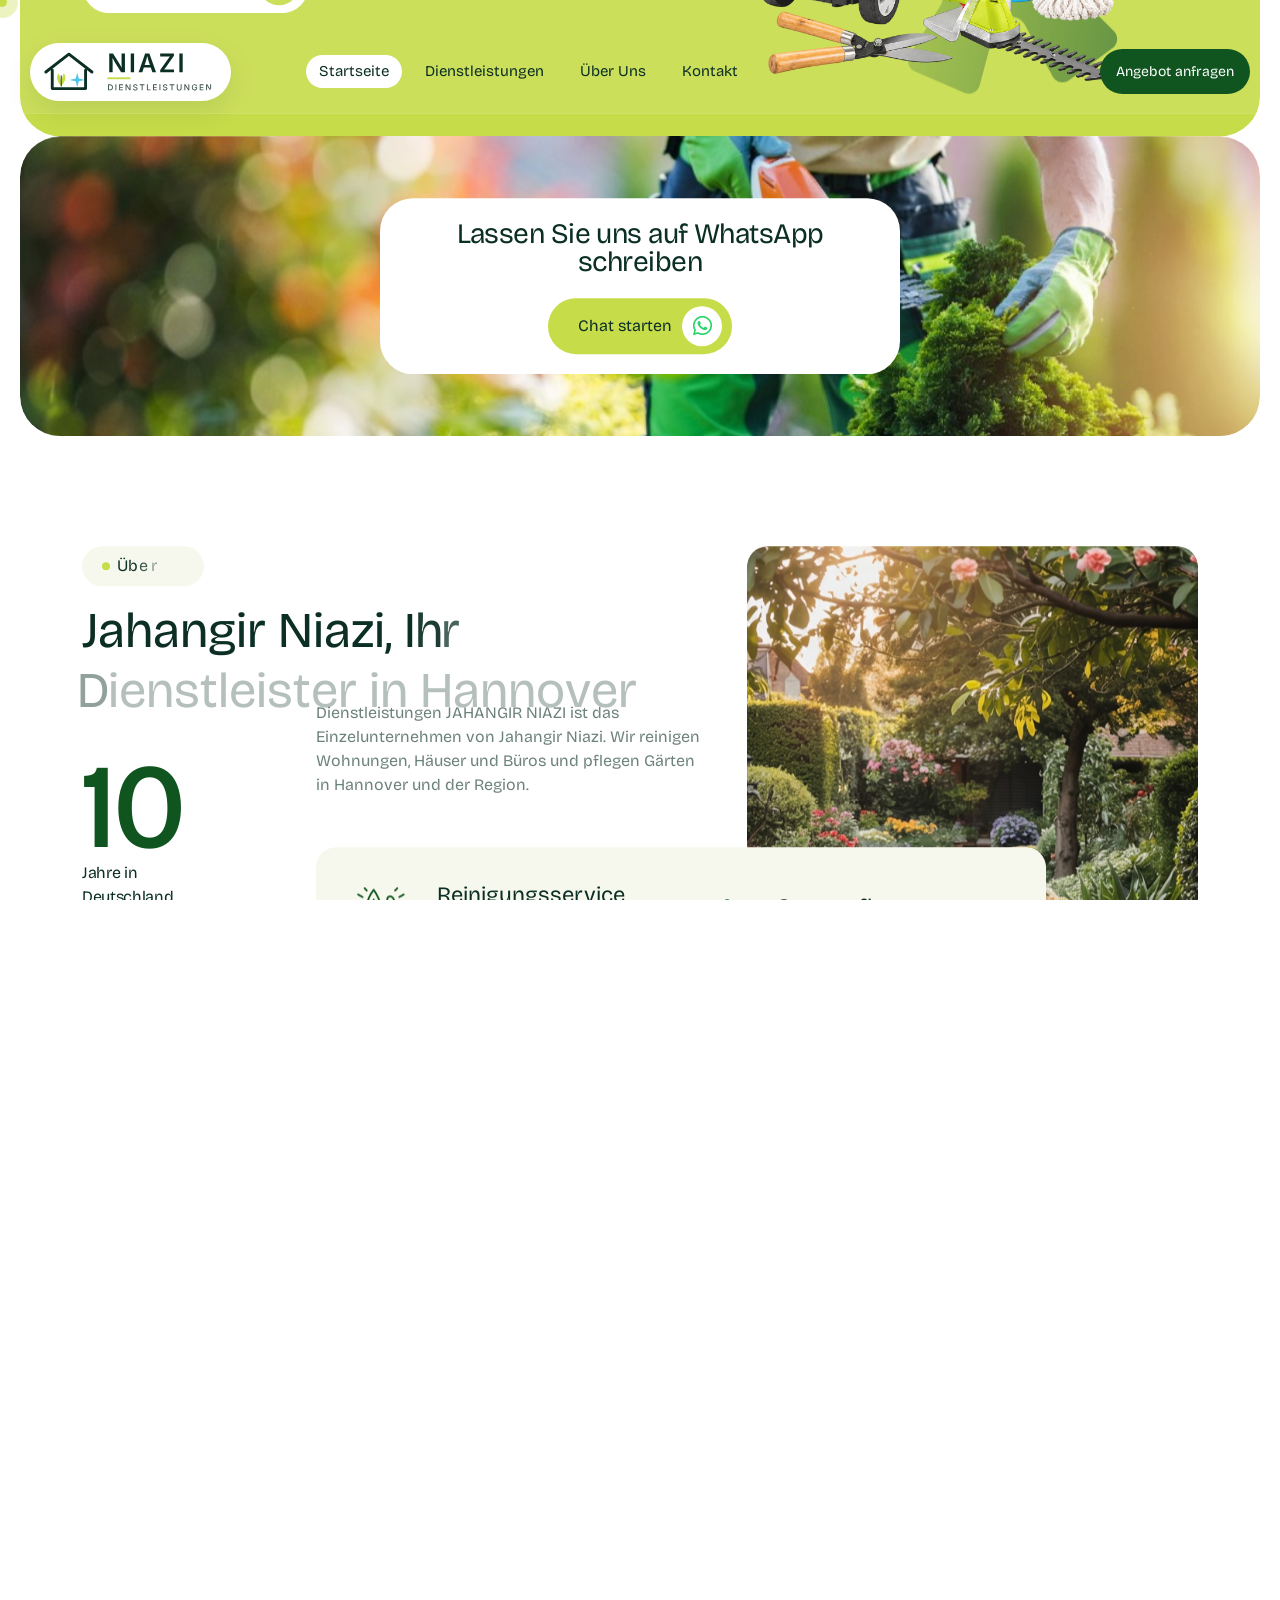
<file: index.html>
<!DOCTYPE html>
<html lang="de">
<head>
<meta charset="utf-8">
 <title>Niazi Dienstleistungen Hannover | Reinigung &amp; Gartenpflege</title>
<meta name="description" content="Reinigung und Gartenpflege in Hannover. Endreinigung, Grundreinigung, Fensterreinigung und Gartenpflege von Jahangir Niazi. Fair, zuverlässig, vor Ort.">
<!-- Stylesheets -->
<link href="css/bootstrap.min.css" rel="stylesheet">
<link href="css/style.css" rel="stylesheet">
<link href="css/niazi.css?v=9" rel="stylesheet">

<link rel="icon" href="images/niazi/favicon.svg" type="image/svg+xml">

<!-- Responsive -->
<meta http-equiv="X-UA-Compatible" content="IE=edge">
<meta name="viewport" content="width=device-width, initial-scale=1.0">
</head>

<body>
  <div class="page-wrapper">

    <!-- Preloader Start -->
      <div class="preloader"></div>

       <!-- Back To Top Start -->
        <button id="back-top" class="back-to-top">
            <i class="fa-regular fa-arrow-up"></i>
        </button>

        <!-- MouseCursor Start -->
        <div class="mouseCursor cursor-outer"></div>
        <div class="mouseCursor cursor-inner"></div>

      <!-- Main Header-->
      <header class="main-header header-style-one header-1">
        <!-- Header Lower -->
        <div class="header-lower">
          <!-- Main box -->
          <div class="main-box">
            <div class="logo">
              <a href="index.html"><img src="images/niazi/logo.svg" alt="Niazi Dienstleistungen"></a>
            </div>
            <!--Nav Box-->
            <div class="nav-outer">
              <nav class="nav main-menu">
                <ul class="navigation">
                  <li class="current"><a href="index.html">Startseite</a></li>
                  <li><a href="#leistungen">Dienstleistungen</a></li>
                  <li><a href="#ueber-uns">Über uns</a></li>
                  <li><a href="kontakt.html">Kontakt</a></li>
                </ul>
              </nav>
            
              <div class="outer-box">
                <!-- Main Menu End-->
                <div class="ui-btn-outer">
                  <ul class="header-contact">
                    <li>
                        <div class="icon">
                          <img src="images/logo/location.png" alt="">
                        </div>
                        <div class="content">
                          <div class="text">Hannover &amp; Region</div>
                        </div>
                    </li>
                    <li>
                      <div class="line"></div>
                    </li>
                    <li>
                        <div class="icon">
                          <img src="images/logo/call.png" alt="">
                        </div>
                        <div class="content">
                          <div class="text"><a href="tel:+491754218151">0175 4218151</a></div>
                        </div>
                    </li>
                  </ul>
                  <a href="https://wa.me/491754218151?text=Hallo%2C%20ich%20interessiere%20mich%20f%C3%BCr%20ein%20Angebot." class="contact-btn" target="_blank" rel="noopener">Angebot anfragen</a>
                  <!-- Mobile Nav toggler -->
                </div>
                <div class="mobile-nav-toggler"><span class="icon lnr-icon-bars"></span></div>
              </div>
            </div>
          </div>
        </div>
        <!-- End Header Lower -->

        <!-- Mobile Menu  -->
        <div class="mobile-menu">
          <div class="menu-backdrop"></div>

          <!--Here Menu Will Come Automatically Via Javascript / Same Menu as in Header-->
          <nav class="menu-box">
            <div class="upper-box">
              <div class="nav-logo">
                <a href="index.html"><img src="images/niazi/logo-on-dark.svg" alt="Niazi Dienstleistungen"></a>
              </div>
              <div class="close-btn"><i class="icon fa fa-times"></i></div>
            </div>

            <ul class="navigation clearfix">
              <!--Keep This Empty / Menu will come through Javascript-->
            </ul>
            <ul class="contact-list-one">
              <li>
                <!-- Contact Info Box -->
                <div class="contact-info-box">
                  <i class="icon lnr-icon-phone-handset"></i>
                  <span class="title">Anrufen</span>
                  <a href="tel:+491754218151">0175 4218151</a>
                </div>
              </li>
              <li>
                <!-- Contact Info Box -->
                <div class="contact-info-box">
                  <span class="icon lnr-icon-envelope1"></span>
                  <span class="title">E-Mail</span>
                  <a href="mailto:info@niazi-dienstleistungen.com">info@niazi-dienstleistungen.com</a>
                </div>
              </li>
              <li>
                <!-- Contact Info Box -->
                <div class="contact-info-box">
                  <span class="icon lnr-icon-clock"></span>
                  <span class="title">Termine</span>
                  nach Vereinbarung
                </div>
              </li>
            </ul>
            <ul class="social-links">
              <li><a href="https://wa.me/491754218151?text=Hallo%2C%20ich%20interessiere%20mich%20f%C3%BCr%20ein%20Angebot." aria-label="WhatsApp"><i class="fab fa-whatsapp"></i></a></li>
            </ul>
          </nav>
        </div>
        <!-- End Mobile Menu -->

        <!-- Sticky Header  -->
        <div class="sticky-header">
          <div class="auto-container">
            <div class="inner-container">
              <!--Logo-->
              <div class="logo">
                <a href="index.html"><img src="images/niazi/logo.svg" alt="Niazi Dienstleistungen"></a>
              </div>

              <!--Right Col-->
              <div class="nav-outer">
                <!-- Main Menu -->
                <nav class="main-menu">
                  <div class="navbar-collapse show collapse clearfix">
                    <ul class="navigation clearfix">
                      <!--Keep This Empty / Menu will come through Javascript-->
                    </ul>
                  </div>
                </nav>
                <!-- Main Menu End-->

                <!--Mobile Navigation Toggler-->
                <div class="mobile-nav-toggler"><span class="icon lnr-icon-bars"></span></div>
              </div>
            </div>
          </div>
        </div>
        <!-- End Sticky Menu -->
      </header>
      <!--End Main Header -->


    <div id="smooth-wrapper">
      <div id="smooth-content">

         <!-- Hero Section Start -->
        <section class="hero-section hero-1">
          <div class="hero-content">
              <div class="container">
                 <div class="row g-4 align-items-center">
                    <div class="col-lg-9">
                      <div class="content">
                            <h1 class="title char-animation">
                              Reinigung und Gartenpflege in Hannover
                            </h1>
                            <a class="theme-btn-main bg-white wow fadeInUp" data-wow-delay=".3s" href="kontakt.html">
                              <span class="theme-btn-arrow-left"> <i class="fa-solid fa-arrow-right"></i> </span>
                              <span class="theme-btn">Angebot anfragen</span>
                              <span class="theme-btn-arrow-right"> <i class="fa-solid fa-arrow-right"></i> </span>
                            </a>
                        </div>
                    </div>
                    <div class="col-lg-3">
                      <div class="machine-image float-bob-x">
                        <img src="images/banner/hero-tools.png" alt="Rasenmäher, Heckenschere und Reinigungsgeräte">
                        <div class="vec-shape">
                          <img src="images/banner/machine-vec.png" alt="">
                        </div>
                      </div>
                    </div>
                 </div>
              </div>
          </div>
          <div class="banner-image fix">
            <img data-speed=".8" src="images/banner/hero-garten.jpg" alt="Gartenpflege: Heckenschere an einem Strauch">
            <div class="hero-form niazi-hero-cta">
                <h3 class="book-title">Lassen Sie uns auf WhatsApp schreiben</h3>
                <a class="theme-btn-main" href="https://wa.me/491754218151?text=Hallo%2C%20lass%20uns%20auf%20WhatsApp%20schreiben." target="_blank" rel="noopener">
                  <span class="theme-btn">Chat starten</span>
                  <span class="theme-btn-arrow-right"><i class="fa-brands fa-whatsapp"></i></span>
                </a>
            </div>
          </div>
        </section>

        <!-- About Section Start -->
        <section class="about-section fix section-padding pt-90" id="ueber-uns">
          <div class="container">
              <div class="row g-4">
                <div class="col-xl-7 col-lg-6">
                  <div class="about-block-items-1">
                      <div class="sec-title mb-0">
                        <div class="sec-sub-title">
                          <h6 class="sub-title tz-sub-tilte tz-sub-anim tx-subTitle">Über uns</h6>
                        </div>
                          <h2 class="title tx-title sec_title  tz-itm-title tz-itm-anim">
                          Jahangir Niazi, Ihr Dienstleister in Hannover
                          </h2>
                      </div>
                      <div class="about-wrap">
                        <div class="about-counter wow fadeInUp" data-wow-delay=".3s">
                          <h3 class="count-box"><span class="count-text" data-speed="3000" data-stop="10">10</span></h3>
                          <p>Jahre in <br> Deutschland</p>
                          <a class="theme-btn-main" href="#leistungen">
                              <span class="theme-btn-arrow-left"> <i class="fa-solid fa-arrow-right"></i> </span>
                              <span class="theme-btn">Unsere Service</span>
                              <span class="theme-btn-arrow-right"> <i class="fa-solid fa-arrow-right"></i> </span>
                            </a>
                        </div>
                         <div class="about-right-items">
                            <div class="about-text wow fadeInUp" data-wow-delay=".3s">Dienstleistungen JAHANGIR NIAZI ist das Einzelunternehmen von Jahangir Niazi. Wir reinigen Wohnungen, Häuser und Büros und pflegen Gärten in Hannover und der Region.</div>
                            <div class="about-icon-items wow fadeInUp" data-wow-delay=".5s">
                                <div class="icon-items">
                                  <div class="icon">
                                    <img src="images/icons/about-icon1-1.png" alt="">
                                  </div>
                                  <div class="content">
                                    <h4 class="title">Reinigungsservice</h4>
                                    <div class="text">Endreinigung, Grundreinigung, Fenster, Böden und Treppenhäuser.</div>
                                  </div>
                                </div>
                                 <div class="icon-items">
                                  <div class="icon">
                                    <img src="images/icons/about-icon1-2.png" alt="">
                                  </div>
                                  <div class="content">
                                    <h4 class="title">Gartenpflege</h4>
                                    <div class="text">Rasen, Hecken, Sträucher, Bäume, Laub und Gehwege.</div>
                                  </div>
                                </div>
                            </div>
                         </div>
                      </div>
                  </div>
                </div>
                <div class="col-xl-5 col-lg-6">
                  <div class="about-image-1 fix">
                    <img data-speed=".8" src="images/niazi/Garten.PNG" alt="">
                  </div>
                </div>
              </div>
          </div>
        </section>

        <!-- Service Section Start -->
        <section class="service-section fix section-padding section-bg" id="leistungen">
          <div class="container">
            <div class="row g-4 justify-content-center">
              <div class="col-lg-8">
                <div class="sec-title mb-50 text-center">
                  <div class="sec-sub-title bg-white">
                    <h6 class="sub-title tz-sub-tilte tz-sub-anim tx-subTitle">Leistungen</h6>
                  </div>
                  <h2 class="title tx-title sec_title  tz-itm-title tz-itm-anim">Reinigung und Gartenpflege aus einer Hand</h2>
                </div>
              </div>
            </div>
          </div>
          <div class="service-wrapper bb-top tp-service-pin">

            <div class="service-block-1 tp-service-panel">
                <div class="container">
                  <div class="row g-4 align-items-lg-center">
                      <div class="col-xl-4 col-lg-4 col-md-6">
                          <div class="content">
                            <div class="icon">
                                <img src="images/icons/service-icon1-1.png" alt="">
                            </div>
                            <h3 class="title">
                              <a href="endreinigung.html">
                                Endreinigung <span class="d-block">mit Abnahmegarantie</span>
                              </a>
                            </h3>
                          </div>
                      </div>
                      <div class="col-xl-4 col-lg-4 col-md-6">
                        <div class="service-image">
                          <img src="images/niazi/endreinigung.jpg" alt="Endreinigung einer Glastreppe">
                          <img src="images/niazi/endreinigung.jpg" alt="">
                          <span class="number">
                            01<b>.</b>
                          </span>
                        </div>
                      </div>
                      <div class="col-xl-4 col-lg-4 col-md-6">
                        <div class="content-2">
                          <div class="text">Für die Wohnungsübergabe: Küche, Bad, Fenster und alle Räume. Festpreise ab 159 €, inklusive Reinigungsmittel.</div>
                            <a href="endreinigung.html" class="link-btn">
                              Mehr erfahren <i class="fa-solid fa-arrow-right"></i>
                            </a>
                        </div>
                      </div>
                  </div>
                </div>
            </div>
            <div class="service-block-1 tp-service-panel">
                <div class="container">
                  <div class="row g-4 align-items-lg-center">
                      <div class="col-xl-4 col-lg-4 col-md-6">
                          <div class="content">
                            <div class="icon">
                                <img src="images/icons/service-icon1-2.png" alt="">
                            </div>
                            <h3 class="title">
                              <a href="grundreinigung.html">
                                Grundreinigung <span class="d-block">für Wohnung und Haus</span>
                              </a>
                            </h3>
                          </div>
                      </div>
                      <div class="col-xl-4 col-lg-4 col-md-6">
                        <div class="service-image">
                          <img src="images/niazi/grundreinigung.jpg" alt="Grundreinigung eines Waschbeckens">
                          <img src="images/niazi/grundreinigung.jpg" alt="">
                          <span class="number">
                            02<b>.</b>
                          </span>
                        </div>
                      </div>
                      <div class="col-xl-4 col-lg-4 col-md-6">
                        <div class="content-2">
                          <div class="text">Tiefenreinigung hartnäckiger Verschmutzungen, auch an schwer erreichbaren Stellen. Wohnungen ab 139 €.</div>
                            <a href="grundreinigung.html" class="link-btn">
                              Mehr erfahren <i class="fa-solid fa-arrow-right"></i>
                            </a>
                        </div>
                      </div>
                  </div>
                </div>
            </div>
            <div class="service-block-1 tp-service-panel">
                <div class="container">
                  <div class="row g-4 align-items-lg-center">
                      <div class="col-xl-4 col-lg-4 col-md-6">
                          <div class="content">
                            <div class="icon">
                                <img src="images/icons/service-icon1-3.png" alt="">
                            </div>
                            <h3 class="title">
                              <a href="fensterreinigung.html">
                                Fensterreinigung <span class="d-block">innen und außen</span>
                              </a>
                            </h3>
                          </div>
                      </div>
                      <div class="col-xl-4 col-lg-4 col-md-6">
                        <div class="service-image">
                          <img src="images/niazi/fensterreinigung.jpg" alt="Fensterreinigung mit Einwascher">
                          <img src="images/niazi/fensterreinigung.jpg" alt="">
                          <span class="number">
                            03<b>.</b>
                          </span>
                        </div>
                      </div>
                      <div class="col-xl-4 col-lg-4 col-md-6">
                        <div class="content-2">
                          <div class="text">Streifenfreie Fenster inklusive Rahmen und Fensterbank. Standardfenster ab 8 €, beidseitig.</div>
                            <a href="fensterreinigung.html" class="link-btn">
                              Mehr erfahren <i class="fa-solid fa-arrow-right"></i>
                            </a>
                        </div>
                      </div>
                  </div>
                </div>
            </div>
            <div class="service-block-1 tp-service-panel">
                <div class="container">
                  <div class="row g-4 align-items-lg-center">
                      <div class="col-xl-4 col-lg-4 col-md-6">
                          <div class="content">
                            <div class="icon">
                                <img src="images/icons/service-icon1-4.png" alt="">
                            </div>
                            <h3 class="title">
                              <a href="gartenpflege.html">
                                Gartenpflege <span class="d-block">das ganze Jahr</span>
                              </a>
                            </h3>
                          </div>
                      </div>
                      <div class="col-xl-4 col-lg-4 col-md-6">
                        <div class="service-image">
                          <img src="images/niazi/gartenpflege.jpg" alt="Gartenpflege mit Heckenschere">
                          <img src="images/niazi/gartenpflege.jpg" alt="">
                          <span class="number">
                            04<b>.</b>
                          </span>
                        </div>
                      </div>
                      <div class="col-xl-4 col-lg-4 col-md-6">
                        <div class="content-2">
                          <div class="text">Rasen, Hecken, Sträucher, Bäume, Laub und Gehwege. Alle Gartenarbeiten aus einer Hand.</div>
                            <a href="gartenpflege.html" class="link-btn">
                              Mehr erfahren <i class="fa-solid fa-arrow-right"></i>
                            </a>
                        </div>
                      </div>
                  </div>
                </div>
            </div>
          </div>
        </section>

<!-- Choose Us Section Start -->
        <section class="choose-us section-padding fix">
          <div class="container">
            <div class="row g-4 align-items-end mb-30">
              <div class="col-xl-7 col-lg-7">
                <div class="sec-title mb-0">
                  <div class="sec-sub-title"><h6 class="sub-title tz-sub-tilte tz-sub-anim tx-subTitle">Warum Niazi</h6></div>
                  <h2 class="title tx-title sec_title  tz-itm-title tz-itm-anim">Warum Kunden in Hannover uns beauftragen</h2>
                </div>
              </div>
              <div class="col-xl-5 col-lg-5 wow fadeInUp">
                <p class="mb-2">Persönliche Arbeit, klare Preise und ein Ansprechpartner für Haus und Garten.</p>
              </div>
            </div>
            <div class="row">
              <div class="col-xl-5 col-lg-6 wow fadeInUp" data-wow-delay=".3s">
                <div class="choose-us-block1">
                  <div class="thumb">
                    <img src="images/niazi/warum-wir.jpg" alt="Gepflegter Garten mit Rasen, Hecken und Beeten">
                  </div>
                  <div class="flower-shape">
                    <img src="images/icons/flowers1-1.png" alt="">
                  </div>
                </div>
              </div>
              <div class="col-xl-5 offset-xl-2 col-lg-6 wow fadeInUp" data-wow-delay=".5s">
                <ul class="choose-us-block-content1">
                  <li>
                    <div class="icon">
                      <svg width="30" height="30" viewBox="0 0 30 30" fill="none" xmlns="http://www.w3.org/2000/svg">
                          <g clip-path="url(#clip0_1_848)">
                          <path d="M15.6174 17.9075C15.5927 18.2781 15.5461 18.6489 15.5475 19.0195C15.553 20.6083 15.5403 22.1983 15.5969 23.7857C15.646 25.1704 15.7744 26.5527 15.8772 27.9355C15.9171 28.4718 15.9811 29.0065 16.0379 29.5416C16.0496 29.6513 16.0372 29.7162 15.9003 29.7349C15.3177 29.8144 14.7362 29.9016 14.1558 29.9944C14.0414 30.0127 14.0087 29.9881 13.9997 29.8774C13.8958 28.6222 13.773 27.3682 13.685 26.112C13.6101 25.045 13.5743 23.9752 13.5204 22.9068C13.5186 22.8709 13.5079 22.8357 13.4575 22.7888C13.2662 23.1699 13.0831 23.5552 12.8822 23.9313C12.1993 25.2099 11.5166 26.4884 10.8205 27.76C10.5459 28.2614 10.2392 28.7464 9.93831 29.2336C9.91198 29.2763 9.7937 29.3174 9.76285 29.2964C9.23731 28.9389 8.71877 28.5717 8.19919 28.2057C8.18993 28.1992 8.18705 28.1841 8.18726 28.1845C10.2104 24.7641 12.0259 21.2542 13.4739 17.5702C13.4536 17.5517 13.433 17.5332 13.4126 17.5147C13.3227 17.5735 13.2213 17.6208 13.1446 17.6931C12.3992 18.3961 11.6371 19.0836 10.9199 19.8131C9.19576 21.5668 7.58849 23.4218 6.02545 25.3137C5.85452 25.5205 5.67372 25.7204 5.51678 25.9368C5.41619 26.0753 5.33618 26.0989 5.19076 25.9964C4.80262 25.7226 4.40522 25.4613 4.01092 25.1958C3.90005 25.1211 3.78753 25.0486 3.65877 24.9639C5.1634 23.055 6.78465 21.2497 8.39727 19.4375C6.00447 20.165 3.65466 20.9784 1.20385 21.5259C1.14749 21.1567 1.10142 20.8272 1.04609 20.499C0.998779 20.2182 0.942831 19.9388 0.887501 19.6593C0.871457 19.5778 0.861995 19.525 0.974508 19.4926C2.63711 19.0137 4.29909 18.5323 5.95881 18.0446C7.68867 17.536 9.3778 16.9182 11.0291 16.2017C11.4117 16.0358 11.7961 15.8741 12.1834 15.6664C12.1096 15.6467 12.0366 15.613 11.9619 15.6096C11.2835 15.5774 10.6045 15.5188 9.92679 15.5285C8.30286 15.5516 6.6777 15.577 5.05624 15.6593C3.59686 15.7336 2.14139 15.882 0.684895 16.0044C0.32144 16.035 0.316914 16.0479 0.255824 15.7072C0.16676 15.2092 0.0861293 14.7095 0.00385297 14.21C-0.00416897 14.1617 0.00282452 14.111 0.00282452 14.0426C2.40776 13.7351 4.82442 13.6168 7.24149 13.5032L7.25054 13.4473C7.13844 13.3969 7.02305 13.3524 6.91465 13.2953C5.53632 12.5703 4.15325 11.8534 2.78376 11.1128C2.11095 10.749 1.46364 10.3401 0.804607 9.95177C0.693534 9.88634 0.615577 9.8191 0.719863 9.682C1.07488 9.21475 1.42476 8.74366 1.77711 8.27439C1.79213 8.25446 1.81105 8.23755 1.83203 8.215C5.26501 10.2217 8.76258 12.0962 12.4996 13.5056C12.5129 13.4915 12.5261 13.4773 12.5395 13.4632C12.384 13.2689 12.2353 13.0694 12.0721 12.8816C10.9639 11.605 9.74393 10.4357 8.47523 9.31359C8.16319 9.03759 7.86865 8.74266 7.55353 8.47027C6.70012 7.73244 5.84115 7.00065 4.98219 6.26926C4.65041 5.98661 4.30958 5.71403 3.98027 5.42896C3.94077 5.39474 3.91239 5.28562 3.93707 5.252C4.30834 4.74347 4.68928 4.24159 5.08544 3.71494C7.01421 5.20328 8.76196 6.84664 10.6004 8.40666C10.5819 8.35029 10.563 8.29392 10.5449 8.23735C10.1958 7.145 9.82826 6.05768 9.50286 4.95848C9.15421 3.78057 8.84629 2.59118 8.51719 1.40784C8.47646 1.26168 8.49024 1.20088 8.67207 1.17592C9.22291 1.10022 9.77087 1.00218 10.3176 0.900919C10.4813 0.87052 10.5402 0.908166 10.5834 1.07123C10.9131 2.31417 11.2397 3.55832 11.5972 4.7938C12.1647 6.75545 12.8787 8.66978 13.6142 10.5757C13.8059 11.0725 14.0459 11.5514 14.2646 12.0382C14.2739 12.059 14.2932 12.0753 14.3491 12.1459C14.3751 11.9694 14.4067 11.8448 14.4094 11.7195C14.4318 10.6499 14.4723 9.58014 14.4612 8.51074C14.4501 7.43489 14.4022 6.35885 14.3409 5.28442C14.2796 4.20998 14.186 3.13716 14.0986 2.06434C14.0538 1.51554 13.9935 0.967757 13.9351 0.419971C13.9244 0.320721 13.9557 0.287302 14.0546 0.272606C14.5914 0.193085 15.1273 0.107525 15.6633 0.0223676C15.9706 -0.0263514 15.9836 -0.0199092 16.0082 0.276632C16.1596 2.09353 16.3127 3.91042 16.4581 5.72772C16.491 6.1378 16.4951 6.5501 16.5134 6.96139C16.5173 7.04635 16.5262 7.13111 16.5365 7.26176C16.7142 6.91328 16.8625 6.60909 17.0225 6.31073C17.8492 4.76944 18.6756 3.22836 19.5099 1.69109C19.6671 1.4016 19.8721 1.13706 20.0303 0.847972C20.1206 0.683093 20.198 0.698393 20.3271 0.789792C20.7153 1.06399 21.1083 1.33134 21.4992 1.60191C21.6094 1.67821 21.7186 1.75632 21.8172 1.82597C19.8092 5.25965 17.9366 8.74789 16.5864 12.5035C16.6564 12.4578 16.7356 12.4215 16.7952 12.3654C17.5958 11.6096 18.4307 10.8845 19.1839 10.0858C20.416 8.7795 21.6039 7.43268 22.7921 6.08727C23.3794 5.42232 23.928 4.72435 24.4887 4.03705C24.586 3.91767 24.6485 3.88163 24.7956 3.98994C25.2907 4.35453 25.8008 4.69918 26.3228 5.06377C24.7875 6.9626 23.2342 8.81352 21.582 10.6057C21.6528 10.592 21.726 10.5855 21.7939 10.5632C22.634 10.288 23.4693 9.99888 24.3136 9.73737C25.0899 9.49679 25.874 9.28018 26.6573 9.06215C27.3101 8.88036 27.9671 8.71326 28.6212 8.5357C28.7382 8.50389 28.8047 8.51899 28.8267 8.65005C28.9207 9.21193 29.0169 9.77361 29.1188 10.3343C29.1437 10.471 29.0949 10.5277 28.9612 10.5606C28.4408 10.6886 27.9175 10.809 27.4049 10.9626C25.8598 11.4256 24.3083 11.8715 22.7798 12.3833C21.2202 12.9053 19.6706 13.4607 18.1824 14.1637C18.0573 14.2229 17.9263 14.27 17.798 14.3226C17.7994 14.3419 17.8008 14.3612 17.8021 14.3808C18.19 14.4126 18.5773 14.4555 18.9661 14.4744C20.5324 14.5505 22.0979 14.5056 23.6624 14.4224C24.806 14.3616 25.9497 14.2976 27.0919 14.2151C27.84 14.1609 28.5854 14.0711 29.3323 13.9975C29.403 13.9904 29.4744 13.9868 29.5448 13.9769C29.6474 13.9624 29.6996 13.9983 29.7163 14.1033C29.8035 14.6534 29.8971 15.2025 29.9851 15.7525C30.0213 15.9792 30.0117 15.976 29.7626 15.999C29.0608 16.0638 28.3608 16.1475 27.6586 16.2045C26.6914 16.2828 25.723 16.3489 24.7544 16.4098C24.1347 16.4489 23.5137 16.4688 22.8933 16.4994C22.8468 16.5017 22.8014 16.5218 22.7181 16.5433C23.1009 16.7412 23.4475 16.9156 23.7895 17.0982C25.2824 17.8952 26.7759 18.691 28.2647 19.4957C28.5984 19.676 28.9116 19.892 29.2374 20.0863C29.3572 20.1576 29.3598 20.2289 29.28 20.3319C28.932 20.7809 28.5852 21.2306 28.2433 21.6842C28.1642 21.7893 28.0985 21.7673 28.0008 21.712C26.8142 21.0402 25.6342 20.3561 24.4337 19.7086C23.5396 19.2263 22.6309 18.7659 21.7059 18.3435C20.4298 17.7609 19.1325 17.2224 17.8426 16.6687C17.7268 16.619 17.5982 16.5979 17.4612 16.592C20.0863 19.5625 23.0515 22.1679 26.1346 24.6764C25.9094 24.9794 25.6796 25.2896 25.4486 25.5992C25.3075 25.7884 25.1602 25.9735 25.0253 26.1667C24.9496 26.2752 24.8928 26.2934 24.7826 26.1995C23.3866 25.011 21.9834 23.8302 20.5902 22.6382C20.2498 22.3469 19.9392 22.022 19.6144 21.7134C19.5609 21.6626 19.5042 21.6151 19.4488 21.566L19.4046 21.5906C19.4682 21.7987 19.5301 22.0073 19.5957 22.2149C20.0373 23.6112 20.4944 25.0031 20.9158 26.4053C21.14 27.151 21.3017 27.9146 21.4955 28.6691C21.5236 28.7788 21.5041 28.8322 21.3807 28.8509C20.8121 28.9371 20.244 29.0273 19.6767 29.1203C19.5264 29.1448 19.4698 29.1021 19.4313 28.9457C19.2637 28.2631 19.0901 27.5808 18.8889 26.907C18.4722 25.5108 18.0654 24.1109 17.5997 22.7302C17.2047 21.5602 16.7382 20.4129 16.2917 19.2599C16.1339 18.8524 15.9422 18.4573 15.7643 18.0572C15.7396 18.0015 15.7059 17.9495 15.6765 17.896C15.6569 17.8994 15.6374 17.9028 15.6178 17.9064L15.6174 17.9075Z" fill="#10551F"/>
                          </g>
                          <defs>
                          <clipPath id="clip0_1_848">
                          <rect width="30" height="30" fill="white"/>
                          </clipPath>
                          </defs>
                      </svg>
                    </div>
                    <div class="content">
                      <h4 class="title">Gründlich und zuverlässig</h4>
                      <div class="text">Pünktliche Termine und sorgfältige Arbeit in Wohnung, Haus und Garten.</div>
                    </div>
                  </li>
                  <li>
                    <div class="icon">
                      <svg width="30" height="30" viewBox="0 0 30 30" fill="none" xmlns="http://www.w3.org/2000/svg">
                          <g clip-path="url(#clip0_1_848)">
                          <path d="M15.6174 17.9075C15.5927 18.2781 15.5461 18.6489 15.5475 19.0195C15.553 20.6083 15.5403 22.1983 15.5969 23.7857C15.646 25.1704 15.7744 26.5527 15.8772 27.9355C15.9171 28.4718 15.9811 29.0065 16.0379 29.5416C16.0496 29.6513 16.0372 29.7162 15.9003 29.7349C15.3177 29.8144 14.7362 29.9016 14.1558 29.9944C14.0414 30.0127 14.0087 29.9881 13.9997 29.8774C13.8958 28.6222 13.773 27.3682 13.685 26.112C13.6101 25.045 13.5743 23.9752 13.5204 22.9068C13.5186 22.8709 13.5079 22.8357 13.4575 22.7888C13.2662 23.1699 13.0831 23.5552 12.8822 23.9313C12.1993 25.2099 11.5166 26.4884 10.8205 27.76C10.5459 28.2614 10.2392 28.7464 9.93831 29.2336C9.91198 29.2763 9.7937 29.3174 9.76285 29.2964C9.23731 28.9389 8.71877 28.5717 8.19919 28.2057C8.18993 28.1992 8.18705 28.1841 8.18726 28.1845C10.2104 24.7641 12.0259 21.2542 13.4739 17.5702C13.4536 17.5517 13.433 17.5332 13.4126 17.5147C13.3227 17.5735 13.2213 17.6208 13.1446 17.6931C12.3992 18.3961 11.6371 19.0836 10.9199 19.8131C9.19576 21.5668 7.58849 23.4218 6.02545 25.3137C5.85452 25.5205 5.67372 25.7204 5.51678 25.9368C5.41619 26.0753 5.33618 26.0989 5.19076 25.9964C4.80262 25.7226 4.40522 25.4613 4.01092 25.1958C3.90005 25.1211 3.78753 25.0486 3.65877 24.9639C5.1634 23.055 6.78465 21.2497 8.39727 19.4375C6.00447 20.165 3.65466 20.9784 1.20385 21.5259C1.14749 21.1567 1.10142 20.8272 1.04609 20.499C0.998779 20.2182 0.942831 19.9388 0.887501 19.6593C0.871457 19.5778 0.861995 19.525 0.974508 19.4926C2.63711 19.0137 4.29909 18.5323 5.95881 18.0446C7.68867 17.536 9.3778 16.9182 11.0291 16.2017C11.4117 16.0358 11.7961 15.8741 12.1834 15.6664C12.1096 15.6467 12.0366 15.613 11.9619 15.6096C11.2835 15.5774 10.6045 15.5188 9.92679 15.5285C8.30286 15.5516 6.6777 15.577 5.05624 15.6593C3.59686 15.7336 2.14139 15.882 0.684895 16.0044C0.32144 16.035 0.316914 16.0479 0.255824 15.7072C0.16676 15.2092 0.0861293 14.7095 0.00385297 14.21C-0.00416897 14.1617 0.00282452 14.111 0.00282452 14.0426C2.40776 13.7351 4.82442 13.6168 7.24149 13.5032L7.25054 13.4473C7.13844 13.3969 7.02305 13.3524 6.91465 13.2953C5.53632 12.5703 4.15325 11.8534 2.78376 11.1128C2.11095 10.749 1.46364 10.3401 0.804607 9.95177C0.693534 9.88634 0.615577 9.8191 0.719863 9.682C1.07488 9.21475 1.42476 8.74366 1.77711 8.27439C1.79213 8.25446 1.81105 8.23755 1.83203 8.215C5.26501 10.2217 8.76258 12.0962 12.4996 13.5056C12.5129 13.4915 12.5261 13.4773 12.5395 13.4632C12.384 13.2689 12.2353 13.0694 12.0721 12.8816C10.9639 11.605 9.74393 10.4357 8.47523 9.31359C8.16319 9.03759 7.86865 8.74266 7.55353 8.47027C6.70012 7.73244 5.84115 7.00065 4.98219 6.26926C4.65041 5.98661 4.30958 5.71403 3.98027 5.42896C3.94077 5.39474 3.91239 5.28562 3.93707 5.252C4.30834 4.74347 4.68928 4.24159 5.08544 3.71494C7.01421 5.20328 8.76196 6.84664 10.6004 8.40666C10.5819 8.35029 10.563 8.29392 10.5449 8.23735C10.1958 7.145 9.82826 6.05768 9.50286 4.95848C9.15421 3.78057 8.84629 2.59118 8.51719 1.40784C8.47646 1.26168 8.49024 1.20088 8.67207 1.17592C9.22291 1.10022 9.77087 1.00218 10.3176 0.900919C10.4813 0.87052 10.5402 0.908166 10.5834 1.07123C10.9131 2.31417 11.2397 3.55832 11.5972 4.7938C12.1647 6.75545 12.8787 8.66978 13.6142 10.5757C13.8059 11.0725 14.0459 11.5514 14.2646 12.0382C14.2739 12.059 14.2932 12.0753 14.3491 12.1459C14.3751 11.9694 14.4067 11.8448 14.4094 11.7195C14.4318 10.6499 14.4723 9.58014 14.4612 8.51074C14.4501 7.43489 14.4022 6.35885 14.3409 5.28442C14.2796 4.20998 14.186 3.13716 14.0986 2.06434C14.0538 1.51554 13.9935 0.967757 13.9351 0.419971C13.9244 0.320721 13.9557 0.287302 14.0546 0.272606C14.5914 0.193085 15.1273 0.107525 15.6633 0.0223676C15.9706 -0.0263514 15.9836 -0.0199092 16.0082 0.276632C16.1596 2.09353 16.3127 3.91042 16.4581 5.72772C16.491 6.1378 16.4951 6.5501 16.5134 6.96139C16.5173 7.04635 16.5262 7.13111 16.5365 7.26176C16.7142 6.91328 16.8625 6.60909 17.0225 6.31073C17.8492 4.76944 18.6756 3.22836 19.5099 1.69109C19.6671 1.4016 19.8721 1.13706 20.0303 0.847972C20.1206 0.683093 20.198 0.698393 20.3271 0.789792C20.7153 1.06399 21.1083 1.33134 21.4992 1.60191C21.6094 1.67821 21.7186 1.75632 21.8172 1.82597C19.8092 5.25965 17.9366 8.74789 16.5864 12.5035C16.6564 12.4578 16.7356 12.4215 16.7952 12.3654C17.5958 11.6096 18.4307 10.8845 19.1839 10.0858C20.416 8.7795 21.6039 7.43268 22.7921 6.08727C23.3794 5.42232 23.928 4.72435 24.4887 4.03705C24.586 3.91767 24.6485 3.88163 24.7956 3.98994C25.2907 4.35453 25.8008 4.69918 26.3228 5.06377C24.7875 6.9626 23.2342 8.81352 21.582 10.6057C21.6528 10.592 21.726 10.5855 21.7939 10.5632C22.634 10.288 23.4693 9.99888 24.3136 9.73737C25.0899 9.49679 25.874 9.28018 26.6573 9.06215C27.3101 8.88036 27.9671 8.71326 28.6212 8.5357C28.7382 8.50389 28.8047 8.51899 28.8267 8.65005C28.9207 9.21193 29.0169 9.77361 29.1188 10.3343C29.1437 10.471 29.0949 10.5277 28.9612 10.5606C28.4408 10.6886 27.9175 10.809 27.4049 10.9626C25.8598 11.4256 24.3083 11.8715 22.7798 12.3833C21.2202 12.9053 19.6706 13.4607 18.1824 14.1637C18.0573 14.2229 17.9263 14.27 17.798 14.3226C17.7994 14.3419 17.8008 14.3612 17.8021 14.3808C18.19 14.4126 18.5773 14.4555 18.9661 14.4744C20.5324 14.5505 22.0979 14.5056 23.6624 14.4224C24.806 14.3616 25.9497 14.2976 27.0919 14.2151C27.84 14.1609 28.5854 14.0711 29.3323 13.9975C29.403 13.9904 29.4744 13.9868 29.5448 13.9769C29.6474 13.9624 29.6996 13.9983 29.7163 14.1033C29.8035 14.6534 29.8971 15.2025 29.9851 15.7525C30.0213 15.9792 30.0117 15.976 29.7626 15.999C29.0608 16.0638 28.3608 16.1475 27.6586 16.2045C26.6914 16.2828 25.723 16.3489 24.7544 16.4098C24.1347 16.4489 23.5137 16.4688 22.8933 16.4994C22.8468 16.5017 22.8014 16.5218 22.7181 16.5433C23.1009 16.7412 23.4475 16.9156 23.7895 17.0982C25.2824 17.8952 26.7759 18.691 28.2647 19.4957C28.5984 19.676 28.9116 19.892 29.2374 20.0863C29.3572 20.1576 29.3598 20.2289 29.28 20.3319C28.932 20.7809 28.5852 21.2306 28.2433 21.6842C28.1642 21.7893 28.0985 21.7673 28.0008 21.712C26.8142 21.0402 25.6342 20.3561 24.4337 19.7086C23.5396 19.2263 22.6309 18.7659 21.7059 18.3435C20.4298 17.7609 19.1325 17.2224 17.8426 16.6687C17.7268 16.619 17.5982 16.5979 17.4612 16.592C20.0863 19.5625 23.0515 22.1679 26.1346 24.6764C25.9094 24.9794 25.6796 25.2896 25.4486 25.5992C25.3075 25.7884 25.1602 25.9735 25.0253 26.1667C24.9496 26.2752 24.8928 26.2934 24.7826 26.1995C23.3866 25.011 21.9834 23.8302 20.5902 22.6382C20.2498 22.3469 19.9392 22.022 19.6144 21.7134C19.5609 21.6626 19.5042 21.6151 19.4488 21.566L19.4046 21.5906C19.4682 21.7987 19.5301 22.0073 19.5957 22.2149C20.0373 23.6112 20.4944 25.0031 20.9158 26.4053C21.14 27.151 21.3017 27.9146 21.4955 28.6691C21.5236 28.7788 21.5041 28.8322 21.3807 28.8509C20.8121 28.9371 20.244 29.0273 19.6767 29.1203C19.5264 29.1448 19.4698 29.1021 19.4313 28.9457C19.2637 28.2631 19.0901 27.5808 18.8889 26.907C18.4722 25.5108 18.0654 24.1109 17.5997 22.7302C17.2047 21.5602 16.7382 20.4129 16.2917 19.2599C16.1339 18.8524 15.9422 18.4573 15.7643 18.0572C15.7396 18.0015 15.7059 17.9495 15.6765 17.896C15.6569 17.8994 15.6374 17.9028 15.6178 17.9064L15.6174 17.9075Z" fill="#10551F"/>
                          </g>
                          <defs>
                          <clipPath id="clip0_1_8481">
                          <rect width="30" height="30" fill="white"/>
                          </clipPath>
                          </defs>
                      </svg>
                    </div>
                    <div class="content">
                      <h4 class="title">Faire, klare Preise</h4>
                      <div class="text">Sie erfahren den Preis, bevor die Arbeit beginnt.</div>
                    </div>
                  </li>
                  <li>
                    <div class="icon">
                      <svg width="30" height="30" viewBox="0 0 30 30" fill="none" xmlns="http://www.w3.org/2000/svg">
                          <g clip-path="url(#clip0_1_848)">
                          <path d="M15.6174 17.9075C15.5927 18.2781 15.5461 18.6489 15.5475 19.0195C15.553 20.6083 15.5403 22.1983 15.5969 23.7857C15.646 25.1704 15.7744 26.5527 15.8772 27.9355C15.9171 28.4718 15.9811 29.0065 16.0379 29.5416C16.0496 29.6513 16.0372 29.7162 15.9003 29.7349C15.3177 29.8144 14.7362 29.9016 14.1558 29.9944C14.0414 30.0127 14.0087 29.9881 13.9997 29.8774C13.8958 28.6222 13.773 27.3682 13.685 26.112C13.6101 25.045 13.5743 23.9752 13.5204 22.9068C13.5186 22.8709 13.5079 22.8357 13.4575 22.7888C13.2662 23.1699 13.0831 23.5552 12.8822 23.9313C12.1993 25.2099 11.5166 26.4884 10.8205 27.76C10.5459 28.2614 10.2392 28.7464 9.93831 29.2336C9.91198 29.2763 9.7937 29.3174 9.76285 29.2964C9.23731 28.9389 8.71877 28.5717 8.19919 28.2057C8.18993 28.1992 8.18705 28.1841 8.18726 28.1845C10.2104 24.7641 12.0259 21.2542 13.4739 17.5702C13.4536 17.5517 13.433 17.5332 13.4126 17.5147C13.3227 17.5735 13.2213 17.6208 13.1446 17.6931C12.3992 18.3961 11.6371 19.0836 10.9199 19.8131C9.19576 21.5668 7.58849 23.4218 6.02545 25.3137C5.85452 25.5205 5.67372 25.7204 5.51678 25.9368C5.41619 26.0753 5.33618 26.0989 5.19076 25.9964C4.80262 25.7226 4.40522 25.4613 4.01092 25.1958C3.90005 25.1211 3.78753 25.0486 3.65877 24.9639C5.1634 23.055 6.78465 21.2497 8.39727 19.4375C6.00447 20.165 3.65466 20.9784 1.20385 21.5259C1.14749 21.1567 1.10142 20.8272 1.04609 20.499C0.998779 20.2182 0.942831 19.9388 0.887501 19.6593C0.871457 19.5778 0.861995 19.525 0.974508 19.4926C2.63711 19.0137 4.29909 18.5323 5.95881 18.0446C7.68867 17.536 9.3778 16.9182 11.0291 16.2017C11.4117 16.0358 11.7961 15.8741 12.1834 15.6664C12.1096 15.6467 12.0366 15.613 11.9619 15.6096C11.2835 15.5774 10.6045 15.5188 9.92679 15.5285C8.30286 15.5516 6.6777 15.577 5.05624 15.6593C3.59686 15.7336 2.14139 15.882 0.684895 16.0044C0.32144 16.035 0.316914 16.0479 0.255824 15.7072C0.16676 15.2092 0.0861293 14.7095 0.00385297 14.21C-0.00416897 14.1617 0.00282452 14.111 0.00282452 14.0426C2.40776 13.7351 4.82442 13.6168 7.24149 13.5032L7.25054 13.4473C7.13844 13.3969 7.02305 13.3524 6.91465 13.2953C5.53632 12.5703 4.15325 11.8534 2.78376 11.1128C2.11095 10.749 1.46364 10.3401 0.804607 9.95177C0.693534 9.88634 0.615577 9.8191 0.719863 9.682C1.07488 9.21475 1.42476 8.74366 1.77711 8.27439C1.79213 8.25446 1.81105 8.23755 1.83203 8.215C5.26501 10.2217 8.76258 12.0962 12.4996 13.5056C12.5129 13.4915 12.5261 13.4773 12.5395 13.4632C12.384 13.2689 12.2353 13.0694 12.0721 12.8816C10.9639 11.605 9.74393 10.4357 8.47523 9.31359C8.16319 9.03759 7.86865 8.74266 7.55353 8.47027C6.70012 7.73244 5.84115 7.00065 4.98219 6.26926C4.65041 5.98661 4.30958 5.71403 3.98027 5.42896C3.94077 5.39474 3.91239 5.28562 3.93707 5.252C4.30834 4.74347 4.68928 4.24159 5.08544 3.71494C7.01421 5.20328 8.76196 6.84664 10.6004 8.40666C10.5819 8.35029 10.563 8.29392 10.5449 8.23735C10.1958 7.145 9.82826 6.05768 9.50286 4.95848C9.15421 3.78057 8.84629 2.59118 8.51719 1.40784C8.47646 1.26168 8.49024 1.20088 8.67207 1.17592C9.22291 1.10022 9.77087 1.00218 10.3176 0.900919C10.4813 0.87052 10.5402 0.908166 10.5834 1.07123C10.9131 2.31417 11.2397 3.55832 11.5972 4.7938C12.1647 6.75545 12.8787 8.66978 13.6142 10.5757C13.8059 11.0725 14.0459 11.5514 14.2646 12.0382C14.2739 12.059 14.2932 12.0753 14.3491 12.1459C14.3751 11.9694 14.4067 11.8448 14.4094 11.7195C14.4318 10.6499 14.4723 9.58014 14.4612 8.51074C14.4501 7.43489 14.4022 6.35885 14.3409 5.28442C14.2796 4.20998 14.186 3.13716 14.0986 2.06434C14.0538 1.51554 13.9935 0.967757 13.9351 0.419971C13.9244 0.320721 13.9557 0.287302 14.0546 0.272606C14.5914 0.193085 15.1273 0.107525 15.6633 0.0223676C15.9706 -0.0263514 15.9836 -0.0199092 16.0082 0.276632C16.1596 2.09353 16.3127 3.91042 16.4581 5.72772C16.491 6.1378 16.4951 6.5501 16.5134 6.96139C16.5173 7.04635 16.5262 7.13111 16.5365 7.26176C16.7142 6.91328 16.8625 6.60909 17.0225 6.31073C17.8492 4.76944 18.6756 3.22836 19.5099 1.69109C19.6671 1.4016 19.8721 1.13706 20.0303 0.847972C20.1206 0.683093 20.198 0.698393 20.3271 0.789792C20.7153 1.06399 21.1083 1.33134 21.4992 1.60191C21.6094 1.67821 21.7186 1.75632 21.8172 1.82597C19.8092 5.25965 17.9366 8.74789 16.5864 12.5035C16.6564 12.4578 16.7356 12.4215 16.7952 12.3654C17.5958 11.6096 18.4307 10.8845 19.1839 10.0858C20.416 8.7795 21.6039 7.43268 22.7921 6.08727C23.3794 5.42232 23.928 4.72435 24.4887 4.03705C24.586 3.91767 24.6485 3.88163 24.7956 3.98994C25.2907 4.35453 25.8008 4.69918 26.3228 5.06377C24.7875 6.9626 23.2342 8.81352 21.582 10.6057C21.6528 10.592 21.726 10.5855 21.7939 10.5632C22.634 10.288 23.4693 9.99888 24.3136 9.73737C25.0899 9.49679 25.874 9.28018 26.6573 9.06215C27.3101 8.88036 27.9671 8.71326 28.6212 8.5357C28.7382 8.50389 28.8047 8.51899 28.8267 8.65005C28.9207 9.21193 29.0169 9.77361 29.1188 10.3343C29.1437 10.471 29.0949 10.5277 28.9612 10.5606C28.4408 10.6886 27.9175 10.809 27.4049 10.9626C25.8598 11.4256 24.3083 11.8715 22.7798 12.3833C21.2202 12.9053 19.6706 13.4607 18.1824 14.1637C18.0573 14.2229 17.9263 14.27 17.798 14.3226C17.7994 14.3419 17.8008 14.3612 17.8021 14.3808C18.19 14.4126 18.5773 14.4555 18.9661 14.4744C20.5324 14.5505 22.0979 14.5056 23.6624 14.4224C24.806 14.3616 25.9497 14.2976 27.0919 14.2151C27.84 14.1609 28.5854 14.0711 29.3323 13.9975C29.403 13.9904 29.4744 13.9868 29.5448 13.9769C29.6474 13.9624 29.6996 13.9983 29.7163 14.1033C29.8035 14.6534 29.8971 15.2025 29.9851 15.7525C30.0213 15.9792 30.0117 15.976 29.7626 15.999C29.0608 16.0638 28.3608 16.1475 27.6586 16.2045C26.6914 16.2828 25.723 16.3489 24.7544 16.4098C24.1347 16.4489 23.5137 16.4688 22.8933 16.4994C22.8468 16.5017 22.8014 16.5218 22.7181 16.5433C23.1009 16.7412 23.4475 16.9156 23.7895 17.0982C25.2824 17.8952 26.7759 18.691 28.2647 19.4957C28.5984 19.676 28.9116 19.892 29.2374 20.0863C29.3572 20.1576 29.3598 20.2289 29.28 20.3319C28.932 20.7809 28.5852 21.2306 28.2433 21.6842C28.1642 21.7893 28.0985 21.7673 28.0008 21.712C26.8142 21.0402 25.6342 20.3561 24.4337 19.7086C23.5396 19.2263 22.6309 18.7659 21.7059 18.3435C20.4298 17.7609 19.1325 17.2224 17.8426 16.6687C17.7268 16.619 17.5982 16.5979 17.4612 16.592C20.0863 19.5625 23.0515 22.1679 26.1346 24.6764C25.9094 24.9794 25.6796 25.2896 25.4486 25.5992C25.3075 25.7884 25.1602 25.9735 25.0253 26.1667C24.9496 26.2752 24.8928 26.2934 24.7826 26.1995C23.3866 25.011 21.9834 23.8302 20.5902 22.6382C20.2498 22.3469 19.9392 22.022 19.6144 21.7134C19.5609 21.6626 19.5042 21.6151 19.4488 21.566L19.4046 21.5906C19.4682 21.7987 19.5301 22.0073 19.5957 22.2149C20.0373 23.6112 20.4944 25.0031 20.9158 26.4053C21.14 27.151 21.3017 27.9146 21.4955 28.6691C21.5236 28.7788 21.5041 28.8322 21.3807 28.8509C20.8121 28.9371 20.244 29.0273 19.6767 29.1203C19.5264 29.1448 19.4698 29.1021 19.4313 28.9457C19.2637 28.2631 19.0901 27.5808 18.8889 26.907C18.4722 25.5108 18.0654 24.1109 17.5997 22.7302C17.2047 21.5602 16.7382 20.4129 16.2917 19.2599C16.1339 18.8524 15.9422 18.4573 15.7643 18.0572C15.7396 18.0015 15.7059 17.9495 15.6765 17.896C15.6569 17.8994 15.6374 17.9028 15.6178 17.9064L15.6174 17.9075Z" fill="#10551F"/>
                          </g>
                          <defs>
                          <clipPath id="clip0_1_8482">
                          <rect width="30" height="30" fill="white"/>
                          </clipPath>
                          </defs>
                      </svg>
                    </div>
                    <div class="content">
                      <h4 class="title">Umweltfreundliche Mittel</h4>
                      <div class="text">Reinigung und Gartenpflege ohne aggressive Chemie.</div>
                    </div>
                  </li>
                  <li>
                    <div class="icon">
                      <svg width="30" height="30" viewBox="0 0 30 30" fill="none" xmlns="http://www.w3.org/2000/svg">
                          <g clip-path="url(#clip0_1_848)">
                          <path d="M15.6174 17.9075C15.5927 18.2781 15.5461 18.6489 15.5475 19.0195C15.553 20.6083 15.5403 22.1983 15.5969 23.7857C15.646 25.1704 15.7744 26.5527 15.8772 27.9355C15.9171 28.4718 15.9811 29.0065 16.0379 29.5416C16.0496 29.6513 16.0372 29.7162 15.9003 29.7349C15.3177 29.8144 14.7362 29.9016 14.1558 29.9944C14.0414 30.0127 14.0087 29.9881 13.9997 29.8774C13.8958 28.6222 13.773 27.3682 13.685 26.112C13.6101 25.045 13.5743 23.9752 13.5204 22.9068C13.5186 22.8709 13.5079 22.8357 13.4575 22.7888C13.2662 23.1699 13.0831 23.5552 12.8822 23.9313C12.1993 25.2099 11.5166 26.4884 10.8205 27.76C10.5459 28.2614 10.2392 28.7464 9.93831 29.2336C9.91198 29.2763 9.7937 29.3174 9.76285 29.2964C9.23731 28.9389 8.71877 28.5717 8.19919 28.2057C8.18993 28.1992 8.18705 28.1841 8.18726 28.1845C10.2104 24.7641 12.0259 21.2542 13.4739 17.5702C13.4536 17.5517 13.433 17.5332 13.4126 17.5147C13.3227 17.5735 13.2213 17.6208 13.1446 17.6931C12.3992 18.3961 11.6371 19.0836 10.9199 19.8131C9.19576 21.5668 7.58849 23.4218 6.02545 25.3137C5.85452 25.5205 5.67372 25.7204 5.51678 25.9368C5.41619 26.0753 5.33618 26.0989 5.19076 25.9964C4.80262 25.7226 4.40522 25.4613 4.01092 25.1958C3.90005 25.1211 3.78753 25.0486 3.65877 24.9639C5.1634 23.055 6.78465 21.2497 8.39727 19.4375C6.00447 20.165 3.65466 20.9784 1.20385 21.5259C1.14749 21.1567 1.10142 20.8272 1.04609 20.499C0.998779 20.2182 0.942831 19.9388 0.887501 19.6593C0.871457 19.5778 0.861995 19.525 0.974508 19.4926C2.63711 19.0137 4.29909 18.5323 5.95881 18.0446C7.68867 17.536 9.3778 16.9182 11.0291 16.2017C11.4117 16.0358 11.7961 15.8741 12.1834 15.6664C12.1096 15.6467 12.0366 15.613 11.9619 15.6096C11.2835 15.5774 10.6045 15.5188 9.92679 15.5285C8.30286 15.5516 6.6777 15.577 5.05624 15.6593C3.59686 15.7336 2.14139 15.882 0.684895 16.0044C0.32144 16.035 0.316914 16.0479 0.255824 15.7072C0.16676 15.2092 0.0861293 14.7095 0.00385297 14.21C-0.00416897 14.1617 0.00282452 14.111 0.00282452 14.0426C2.40776 13.7351 4.82442 13.6168 7.24149 13.5032L7.25054 13.4473C7.13844 13.3969 7.02305 13.3524 6.91465 13.2953C5.53632 12.5703 4.15325 11.8534 2.78376 11.1128C2.11095 10.749 1.46364 10.3401 0.804607 9.95177C0.693534 9.88634 0.615577 9.8191 0.719863 9.682C1.07488 9.21475 1.42476 8.74366 1.77711 8.27439C1.79213 8.25446 1.81105 8.23755 1.83203 8.215C5.26501 10.2217 8.76258 12.0962 12.4996 13.5056C12.5129 13.4915 12.5261 13.4773 12.5395 13.4632C12.384 13.2689 12.2353 13.0694 12.0721 12.8816C10.9639 11.605 9.74393 10.4357 8.47523 9.31359C8.16319 9.03759 7.86865 8.74266 7.55353 8.47027C6.70012 7.73244 5.84115 7.00065 4.98219 6.26926C4.65041 5.98661 4.30958 5.71403 3.98027 5.42896C3.94077 5.39474 3.91239 5.28562 3.93707 5.252C4.30834 4.74347 4.68928 4.24159 5.08544 3.71494C7.01421 5.20328 8.76196 6.84664 10.6004 8.40666C10.5819 8.35029 10.563 8.29392 10.5449 8.23735C10.1958 7.145 9.82826 6.05768 9.50286 4.95848C9.15421 3.78057 8.84629 2.59118 8.51719 1.40784C8.47646 1.26168 8.49024 1.20088 8.67207 1.17592C9.22291 1.10022 9.77087 1.00218 10.3176 0.900919C10.4813 0.87052 10.5402 0.908166 10.5834 1.07123C10.9131 2.31417 11.2397 3.55832 11.5972 4.7938C12.1647 6.75545 12.8787 8.66978 13.6142 10.5757C13.8059 11.0725 14.0459 11.5514 14.2646 12.0382C14.2739 12.059 14.2932 12.0753 14.3491 12.1459C14.3751 11.9694 14.4067 11.8448 14.4094 11.7195C14.4318 10.6499 14.4723 9.58014 14.4612 8.51074C14.4501 7.43489 14.4022 6.35885 14.3409 5.28442C14.2796 4.20998 14.186 3.13716 14.0986 2.06434C14.0538 1.51554 13.9935 0.967757 13.9351 0.419971C13.9244 0.320721 13.9557 0.287302 14.0546 0.272606C14.5914 0.193085 15.1273 0.107525 15.6633 0.0223676C15.9706 -0.0263514 15.9836 -0.0199092 16.0082 0.276632C16.1596 2.09353 16.3127 3.91042 16.4581 5.72772C16.491 6.1378 16.4951 6.5501 16.5134 6.96139C16.5173 7.04635 16.5262 7.13111 16.5365 7.26176C16.7142 6.91328 16.8625 6.60909 17.0225 6.31073C17.8492 4.76944 18.6756 3.22836 19.5099 1.69109C19.6671 1.4016 19.8721 1.13706 20.0303 0.847972C20.1206 0.683093 20.198 0.698393 20.3271 0.789792C20.7153 1.06399 21.1083 1.33134 21.4992 1.60191C21.6094 1.67821 21.7186 1.75632 21.8172 1.82597C19.8092 5.25965 17.9366 8.74789 16.5864 12.5035C16.6564 12.4578 16.7356 12.4215 16.7952 12.3654C17.5958 11.6096 18.4307 10.8845 19.1839 10.0858C20.416 8.7795 21.6039 7.43268 22.7921 6.08727C23.3794 5.42232 23.928 4.72435 24.4887 4.03705C24.586 3.91767 24.6485 3.88163 24.7956 3.98994C25.2907 4.35453 25.8008 4.69918 26.3228 5.06377C24.7875 6.9626 23.2342 8.81352 21.582 10.6057C21.6528 10.592 21.726 10.5855 21.7939 10.5632C22.634 10.288 23.4693 9.99888 24.3136 9.73737C25.0899 9.49679 25.874 9.28018 26.6573 9.06215C27.3101 8.88036 27.9671 8.71326 28.6212 8.5357C28.7382 8.50389 28.8047 8.51899 28.8267 8.65005C28.9207 9.21193 29.0169 9.77361 29.1188 10.3343C29.1437 10.471 29.0949 10.5277 28.9612 10.5606C28.4408 10.6886 27.9175 10.809 27.4049 10.9626C25.8598 11.4256 24.3083 11.8715 22.7798 12.3833C21.2202 12.9053 19.6706 13.4607 18.1824 14.1637C18.0573 14.2229 17.9263 14.27 17.798 14.3226C17.7994 14.3419 17.8008 14.3612 17.8021 14.3808C18.19 14.4126 18.5773 14.4555 18.9661 14.4744C20.5324 14.5505 22.0979 14.5056 23.6624 14.4224C24.806 14.3616 25.9497 14.2976 27.0919 14.2151C27.84 14.1609 28.5854 14.0711 29.3323 13.9975C29.403 13.9904 29.4744 13.9868 29.5448 13.9769C29.6474 13.9624 29.6996 13.9983 29.7163 14.1033C29.8035 14.6534 29.8971 15.2025 29.9851 15.7525C30.0213 15.9792 30.0117 15.976 29.7626 15.999C29.0608 16.0638 28.3608 16.1475 27.6586 16.2045C26.6914 16.2828 25.723 16.3489 24.7544 16.4098C24.1347 16.4489 23.5137 16.4688 22.8933 16.4994C22.8468 16.5017 22.8014 16.5218 22.7181 16.5433C23.1009 16.7412 23.4475 16.9156 23.7895 17.0982C25.2824 17.8952 26.7759 18.691 28.2647 19.4957C28.5984 19.676 28.9116 19.892 29.2374 20.0863C29.3572 20.1576 29.3598 20.2289 29.28 20.3319C28.932 20.7809 28.5852 21.2306 28.2433 21.6842C28.1642 21.7893 28.0985 21.7673 28.0008 21.712C26.8142 21.0402 25.6342 20.3561 24.4337 19.7086C23.5396 19.2263 22.6309 18.7659 21.7059 18.3435C20.4298 17.7609 19.1325 17.2224 17.8426 16.6687C17.7268 16.619 17.5982 16.5979 17.4612 16.592C20.0863 19.5625 23.0515 22.1679 26.1346 24.6764C25.9094 24.9794 25.6796 25.2896 25.4486 25.5992C25.3075 25.7884 25.1602 25.9735 25.0253 26.1667C24.9496 26.2752 24.8928 26.2934 24.7826 26.1995C23.3866 25.011 21.9834 23.8302 20.5902 22.6382C20.2498 22.3469 19.9392 22.022 19.6144 21.7134C19.5609 21.6626 19.5042 21.6151 19.4488 21.566L19.4046 21.5906C19.4682 21.7987 19.5301 22.0073 19.5957 22.2149C20.0373 23.6112 20.4944 25.0031 20.9158 26.4053C21.14 27.151 21.3017 27.9146 21.4955 28.6691C21.5236 28.7788 21.5041 28.8322 21.3807 28.8509C20.8121 28.9371 20.244 29.0273 19.6767 29.1203C19.5264 29.1448 19.4698 29.1021 19.4313 28.9457C19.2637 28.2631 19.0901 27.5808 18.8889 26.907C18.4722 25.5108 18.0654 24.1109 17.5997 22.7302C17.2047 21.5602 16.7382 20.4129 16.2917 19.2599C16.1339 18.8524 15.9422 18.4573 15.7643 18.0572C15.7396 18.0015 15.7059 17.9495 15.6765 17.896C15.6569 17.8994 15.6374 17.9028 15.6178 17.9064L15.6174 17.9075Z" fill="#10551F"/>
                          </g>
                          <defs>
                          <clipPath id="clip0_1_8483">
                          <rect width="30" height="30" fill="white"/>
                          </clipPath>
                          </defs>
                      </svg>
                    </div>
                    <div class="content">
                      <h4 class="title">Direkt erreichbar</h4>
                      <div class="text">Jahangir Niazi ist persönlich unter 0175 4218151 erreichbar.</div>
                    </div>
                  </li>
                </ul>
              </div>
            </div>
          </div>
        </section>

        <!-- Experience Speaks Section Start -->
        <section class="experience-speaks-section fix">
          <div class="container">
            <p class="experience-text char-animation">Lokal in Hannover. Persönlich erreichbar.</p>
            <div class="experience-speaks-wrapper wow fadeInUp" data-wow-delay=".3s">
              <div class="experience-speaks-card-items">
                <p>Jahre in<br>Deutschland</p>
                <h3 class="count-box"><span class="count-text" data-speed="3000" data-stop="10">0</span></h3>
              </div>
              <div class="line-shape">
                <img src="images/icons/line-1-2.png" alt="">
              </div>
              <div class="experience-speaks-card-items">
                <h3 class="count-box style-2">Hannover</h3>
                <p>und die<br>ganze Region</p>
              </div>
              <div class="line-shape">
                <img src="images/icons/line-1-2.png" alt="">
              </div>
              <div class="experience-speaks-card-items">
                <p>Haushalt<br>und Garten</p>
                <h3 class="count-box style-2">1 Ansprechpartner</h3>
              </div>
              <div class="line-shape">
                <img src="images/icons/line-1-2.png" alt="">
              </div>
              <div class="experience-speaks-card-items">
                <h3 class="count-box style-2">Faire Preise</h3>
                <p>klar vor<br>Arbeitsbeginn</p>
              </div>
            </div>
          </div>
        </section>

<!-- How It Section Start -->
        <section class="how-it-work-section fix section-padding pt-0">
          <div class="container">
              <div class="row g-4">
                <div class="col-xl-6 col-lg-6">
                  <div class="single-how-it-work-items">
                      <div class="sec-title mb-0">
                        <div class="sec-sub-title">
                          <h6 class="sub-title tz-sub-tilte tz-sub-anim tx-subTitle">So läuft es ab</h6>
                        </div>
                          <h2 class="title tx-title sec_title  tz-itm-title tz-itm-anim">
                         In vier Schritten zum fertigen Auftrag
                          </h2>
                      </div>
                      <p class="text wow fadeInUp" data-wow-delay=".3s">
                        Sie schreiben oder rufen an. Wir nennen einen fairen Preis und erledigen die Arbeit zum vereinbarten Termin.
                      </p>
                      <div class="how-it-box-items wow fadeInUp" data-wow-delay=".5s">
                          <div class="thumb">
                            <img src="images/resource/how-it-1-1.jpg" alt="">
                          </div>
                          <div class="how-it-box">
                            <img src="images/resource/tree1-1.png" alt="">
                          </div>
                          <div class="how-it-box2">
                            <img src="images/resource/tree1-2.png" alt="">
                          </div>
                      </div>
                  </div>
                </div>
                <div class="col-xl-6 col-lg-6">
                   <div class="how-it-faq-1">
                      <ul class="accordion-box">
                          <li class="accordion block active-block wow fadeInUp">
                              <div class="acc-btn active">
                                  <h4 class="title"><span class="number">01</span> Anfrage senden</h4>
                                  <div class="icon fa-regular fa-plus"></div>
                              </div>
                              <div class="acc-content current">
                                  <div class="content"><div class="text">Rufen Sie an oder schreiben Sie auf WhatsApp. Nennen Sie die Leistung, Ihren Ort und die ungefähre Größe.</div></div>
                              </div>
                          </li>
                          <li class="accordion block wow fadeInUp" data-wow-delay=".2s">
                              <div class="acc-btn">
                                 <h4 class="title"><span class="number">02</span> Angebot erhalten</h4>
                                  <div class="icon fa-regular fa-plus"></div>
                              </div>
                              <div class="acc-content">
                                  <div class="content"><div class="text">Sie bekommen einen klaren Preis, pauschal oder nach Stunden. Ohne versteckte Kosten.</div></div>
                              </div>
                          </li>
                          <li class="accordion block wow fadeInUp" data-wow-delay=".4s">
                              <div class="acc-btn">
                                 <h4 class="title"><span class="number">03</span> Termin bestätigen</h4>
                                  <div class="icon fa-regular fa-plus"></div>
                              </div>
                              <div class="acc-content">
                                  <div class="content"><div class="text">Vor Beginn bestätigen Sie den vereinbarten Preis. Termine sind auch kurzfristig möglich. Bis 24 Stunden vorher können Sie einmal kostenfrei verschieben.</div></div>
                              </div>
                          </li>
                          <li class="accordion block wow fadeInUp" data-wow-delay=".6s">
                              <div class="acc-btn">
                                 <h4 class="title"><span class="number">04</span> Wir erledigen die Arbeit</h4>
                                  <div class="icon fa-regular fa-plus"></div>
                              </div>
                              <div class="acc-content">
                                  <div class="content"><div class="text">Jahangir Niazi arbeitet gründlich und pünktlich, mit eigenen Geräten und umweltfreundlichen Reinigungsmitteln.</div></div>
                              </div>
                          </li>
                      </ul>
                   </div>
                </div>
              </div>
          </div>
        </section>

        <!-- Testimonial Section Start -->
        <section id="stimmen" class="testimonial-section section-padding fix bg-cover" style="background-image: url('images/background/testimonial-bg-1-1.jpg');">
          <div class="container">
              <div class="row g-4">
                <div class="col-xl-4 col-lg-8">
                  <div class="testimonial-left-items-1">
                      <div class="sec-title">
                        <div class="sec-sub-title">
                          <h6 class="sub-title tz-sub-tilte tz-sub-anim tx-subTitle text-white">Kundenstimmen</h6>
                        </div>
                          <h2 class="title tx-title sec_title  tz-itm-title tz-itm-anim text-white">Das sagen Kunden aus Hannover</h2>
                      </div>
                      <a class="theme-btn-main wow fadeInUp" href="kontakt.html">
                              <span class="theme-btn-arrow-left"> <i class="fa-solid fa-arrow-right"></i> </span>
                              <span class="theme-btn">Selbst anfragen</span>
                              <span class="theme-btn-arrow-right"> <i class="fa-solid fa-arrow-right"></i> </span>
                            </a>
                  </div>
                </div>
                <div class="col-xl-8 col-lg-12 wow fadeInUp" data-wow-delay=".5s">
                    <div class="tetsimonial-right-items">
                        <div class="swiper testimonial-slider">
                            <div class="swiper-wrapper">

                                <div class="swiper-slide">
                                    <div class="testi-slider-block">
                                      <div class="quote-icon"><img src="images/icons/quote1-1.png" alt=""></div>
                                      <div class="star">
                                        <i class="fa-solid fa-star"></i><i class="fa-solid fa-star"></i><i class="fa-solid fa-star"></i><i class="fa-solid fa-star"></i><i class="fa-solid fa-star"></i>
                                      </div>
                                      <div class="text">Die Endreinigung war perfekt und ich habe meine Kaution vollständig zurückerhalten. Sehr professionelles Team!</div>
                                      <div class="client-info">
                                          <div class="niazi-avatar">M</div>
                                          <div class="info-content">
                                            <h5 class="name">Maria K.</h5>
                                            <span>Hannover-List</span>
                                          </div>
                                      </div>
                                    </div>
                                </div>
                                <div class="swiper-slide">
                                    <div class="testi-slider-block">
                                      <div class="quote-icon"><img src="images/icons/quote1-1.png" alt=""></div>
                                      <div class="star">
                                        <i class="fa-solid fa-star"></i><i class="fa-solid fa-star"></i><i class="fa-solid fa-star"></i><i class="fa-solid fa-star"></i><i class="fa-solid fa-star"></i>
                                      </div>
                                      <div class="text">Kurzfristig gebucht, trotzdem top Ergebnis. Der Vermieter war beeindruckt, wie sauber alles war.</div>
                                      <div class="client-info">
                                          <div class="niazi-avatar">T</div>
                                          <div class="info-content">
                                            <h5 class="name">Thomas B.</h5>
                                            <span>Hannover-Südstadt</span>
                                          </div>
                                      </div>
                                    </div>
                                </div>
                                <div class="swiper-slide">
                                    <div class="testi-slider-block">
                                      <div class="quote-icon"><img src="images/icons/quote1-1.png" alt=""></div>
                                      <div class="star">
                                        <i class="fa-solid fa-star"></i><i class="fa-solid fa-star"></i><i class="fa-solid fa-star"></i><i class="fa-solid fa-star"></i><i class="fa-solid fa-star"></i>
                                      </div>
                                      <div class="text">Ich bin absolut begeistert! Die Grundreinigung hat meine Wohnung komplett verwandelt. Sogar hartnäckige Flecken sind verschwunden.</div>
                                      <div class="client-info">
                                          <div class="niazi-avatar">M</div>
                                          <div class="info-content">
                                            <h5 class="name">Markus W.</h5>
                                            <span>Hannover-List</span>
                                          </div>
                                      </div>
                                    </div>
                                </div>
                                <div class="swiper-slide">
                                    <div class="testi-slider-block">
                                      <div class="quote-icon"><img src="images/icons/quote1-1.png" alt=""></div>
                                      <div class="star">
                                        <i class="fa-solid fa-star"></i><i class="fa-solid fa-star"></i><i class="fa-solid fa-star"></i><i class="fa-solid fa-star"></i><i class="fa-solid fa-star"></i>
                                      </div>
                                      <div class="text">Nach der Renovierung war unser Haus voller Baustaub. Das Team von Niazi hat alles blitzsauber gemacht, sogar in den kleinsten Ecken.</div>
                                      <div class="client-info">
                                          <div class="niazi-avatar">S</div>
                                          <div class="info-content">
                                            <h5 class="name">Familie Schulz</h5>
                                            <span>Hannover-Bothfeld</span>
                                          </div>
                                      </div>
                                    </div>
                                </div>
                                <div class="swiper-slide">
                                    <div class="testi-slider-block">
                                      <div class="quote-icon"><img src="images/icons/quote1-1.png" alt=""></div>
                                      <div class="star">
                                        <i class="fa-solid fa-star"></i><i class="fa-solid fa-star"></i><i class="fa-solid fa-star"></i><i class="fa-solid fa-star"></i><i class="fa-solid fa-star"></i>
                                      </div>
                                      <div class="text">Endlich mal eine Fensterreinigung ohne Schlieren! Das Team arbeitet sehr gründlich und sauber.</div>
                                      <div class="client-info">
                                          <div class="niazi-avatar">K</div>
                                          <div class="info-content">
                                            <h5 class="name">Klaus M.</h5>
                                            <span>Hannover-Bothfeld</span>
                                          </div>
                                      </div>
                                    </div>
                                </div>
                                <div class="swiper-slide">
                                    <div class="testi-slider-block">
                                      <div class="quote-icon"><img src="images/icons/quote1-1.png" alt=""></div>
                                      <div class="star">
                                        <i class="fa-solid fa-star"></i><i class="fa-solid fa-star"></i><i class="fa-solid fa-star"></i><i class="fa-solid fa-star"></i><i class="fa-solid fa-star"></i>
                                      </div>
                                      <div class="text">Selbst bei unseren schwer erreichbaren Dachfenstern hat alles perfekt geklappt. Sehr empfehlenswert!</div>
                                      <div class="client-info">
                                          <div class="niazi-avatar">S</div>
                                          <div class="info-content">
                                            <h5 class="name">Sabine W.</h5>
                                            <span>Hannover-Südstadt</span>
                                          </div>
                                      </div>
                                    </div>
                                </div>
                            </div>
                        </div>
                         <div class="array-button">
                          <button class="array-prev"><i class="far fa-chevron-left"></i></button>
                          <button class="array-next"><i class="far fa-chevron-right"></i></button>
                      </div>
                    </div>
                </div>
              </div>
          </div>
        </section>

<!-- Cta Banner Section Start -->
        <section class="cta-banner-section bg-cover" style="background-image: url('images/icons/line-1-1.png');">
          <div class="container">
              <div class="cta-banner-wrapper">
                  <div class="content">
                    <h3 class="title char-animation">Jetzt unverbindlich anfragen</h3>
                    <div class="text wow fadeInUp" data-wow-delay=".3s">Rufen Sie an oder schreiben Sie auf WhatsApp. Sie erhalten ein faires Angebot für Reinigung oder Gartenpflege.</div>
                  </div>
                  <a class="theme-btn-main wow fadeInUp" href="https://wa.me/491754218151?text=Hallo%2C%20ich%20interessiere%20mich%20f%C3%BCr%20ein%20Angebot.">
                              <span class="theme-btn-arrow-left"> <i class="fa-solid fa-arrow-right"></i> </span>
                              <span class="theme-btn">Per WhatsApp anfragen</span>
                              <span class="theme-btn-arrow-right"> <i class="fa-solid fa-arrow-right"></i> </span>
                            </a>
              </div>
          </div>
        </section>

<!-- Footer Section Start -->
        <footer class="footer-section">
          <div class="footer-area">
            <div class="footer-shape1 float-bob-y"><img src="images/icons/footer-shape1-1.png" alt=""></div>
            <div class="footer-shape2 float-bob-y"><img src="images/icons/footer-shape1-2.png" alt=""></div>
              <div class="container">
                <div class="footer-widget-wrapper">
                  <div class="row justify-content-between">
                      <div class="col-xl-4 col-lg-6 col-md-6 wow fadeInUp" data-wow-delay=".2s">
                        <div class="footer-single-widget">
                          <div class="widget-head widget-logo">
                              <a href="index.html" class="footer-logo"><img src="images/niazi/logo-on-dark.svg" alt="Niazi Dienstleistungen"></a>
                          </div>
                          <div class="footer-content">
                              <div class="text">Professionelle Reinigung und Gartenpflege in Hannover und Umgebung. Zuverlässig, gründlich und zu fairen Preisen.</div>
                              <a class="theme-btn-main" href="kontakt.html">
                              <span class="theme-btn-arrow-left"> <i class="fa-solid fa-arrow-right"></i> </span>
                              <span class="theme-btn">Angebot anfragen</span>
                              <span class="theme-btn-arrow-right"> <i class="fa-solid fa-arrow-right"></i> </span>
                            </a>
                          </div>
                        </div>
                      </div>
                      <div class="col-xl-2 col-lg-3 col-md-4 col-sm-6 col-6 wow fadeInUp" data-wow-delay=".4s">
                        <div class="footer-single-widget">
                          <div class="widget-head"><h4 class="title">Unternehmen</h4></div>
                          <ul class="user-links">
                              <li><a href="ueber-uns.html">Über uns</a></li>
                              <li><a href="kontakt.html">Kontakt</a></li>
                              <li><a href="impressum.html">Impressum</a></li>
                              <li><a href="datenschutz.html">Datenschutz</a></li>
                              <li><a href="agb.html">AGB</a></li>
                            </ul>
                        </div>
                      </div>
                      <div class="col-xl-1 d-none d-xl-block"></div>
                      <div class="col-xl-2 col-lg-3 col-md-6 col-sm-6 col-6 wow fadeInUp" data-wow-delay=".6s">
                        <div class="footer-single-widget">
                          <div class="widget-head"><h4 class="title">Leistungen</h4></div>
                          <ul class="user-links">
                              <li><a href="endreinigung.html">Endreinigung</a></li>
                              <li><a href="grundreinigung.html">Grundreinigung</a></li>
                              <li><a href="fensterreinigung.html">Fensterreinigung</a></li>
                              <li><a href="gartenpflege.html">Gartenpflege</a></li>
                              <li><a href="dienstleistungen.html">Alle Leistungen</a></li>
                            </ul>
                        </div>
                      </div>
                      <div class="col-xl-1 d-none d-xl-block"></div>
                       <div class="col-xl-2 col-md-6 col-sm-6 wow fadeInUp" data-wow-delay=".8s">
                        <div class="footer-single-widget">
                          <div class="widget-head"><h4 class="title">Kontakt</h4></div>
                          <div class="footer-contact">
                            <div class="text">Shepton-Mallet-Ring 10<br>30655 Hannover</div>
                              <div class="footer-info">
                                <h5 class="info-title">Telefon</h5>
                                <a href="tel:+491754218151" class="number">0175 4218151</a>
                                <a href="mailto:info@niazi-dienstleistungen.com" class="email">info@niazi-dienstleistungen.com</a>
                              </div>
                          </div>
                        </div>
                      </div>
                  </div>
                </div>
                <div class="footer-middle-wrapper wow fadeInUp" data-wow-delay=".3s">
                    <ul>
                        <li><span class="week-text">Termine: </span><span class="time-text">nach Vereinbarung</span></li>
                        <li><span class="week-text">WhatsApp:</span><span class="time-text">0175 4218151</span></li>
                    </ul>
                    <ul class="social-icon-list1">
                        <li><a href="https://wa.me/491754218151?text=Hallo%2C%20ich%20interessiere%20mich%20f%C3%BCr%20ein%20Angebot." aria-label="WhatsApp"><i class="fa-brands fa-whatsapp"></i></a></li>
                    </ul>
                </div>
              </div>
              <div class="footer-bottom">
                <div class="container">
                  <div class="footer-bottom-wrapper wow fadeInUp" data-wow-delay=".3s">
                    <p>© 2026 Niazi Dienstleistungen. Alle Rechte vorbehalten.</p>
                    <ul class="footer-menu">
                      <li><a href="impressum.html">Impressum</a></li>
                      <li><a href="datenschutz.html">Datenschutz</a></li>
                      <li><a href="agb.html">AGB</a></li>
                    </ul>
                  </div>
                </div>
              </div>
          </div>
        </footer>

    </div>
    </div>  

   </div>

  <!-- End Page Wrapper -->
  <script src="js/jquery.js"></script>
  <script src="js/popper.min.js"></script>
  <script src="js/bootstrap.min.js"></script>
  <script src="js/jquery.fancybox.js"></script>
  <script src="js/jquery-ui.js"></script>
  <script src="js/gsap.js"></script>
  <script src="js/three.js"></script>
  <script src="js/hover-effect.umd.js"></script>
  <script src="js/gsap-scroll-to-plugin.js"></script>
  <script src="js/gsap-scroll-smoother.js"></script>
  <script src="js/gsap-scroll-trigger.js"></script>
  <script src="js/gsap-split-text.js"></script>
  <script src="js/split-type.min.js"></script>
  <script src="js/parallaxie.js"></script>
  <script src="js/jquery.magnific-popup.min.js"></script>
  <script src="js/wow.js"></script>
  <script src="js/bxslider.js"></script>
  <script src="js/nice-select.min.js"></script>
  <script src="js/knob.js"></script>
  <script src="js/appear.js"></script>
  <script src="js/slick.js"></script>
  <script src="js/swiper.min.js"></script>
  <script src="js/mixitup.js"></script>
  <script src="js/script.js"></script>
  <script src="js/script-gsap.js"></script>
  <script src="js/niazi.js?v=2"></script>
</body>

</html>
</file>
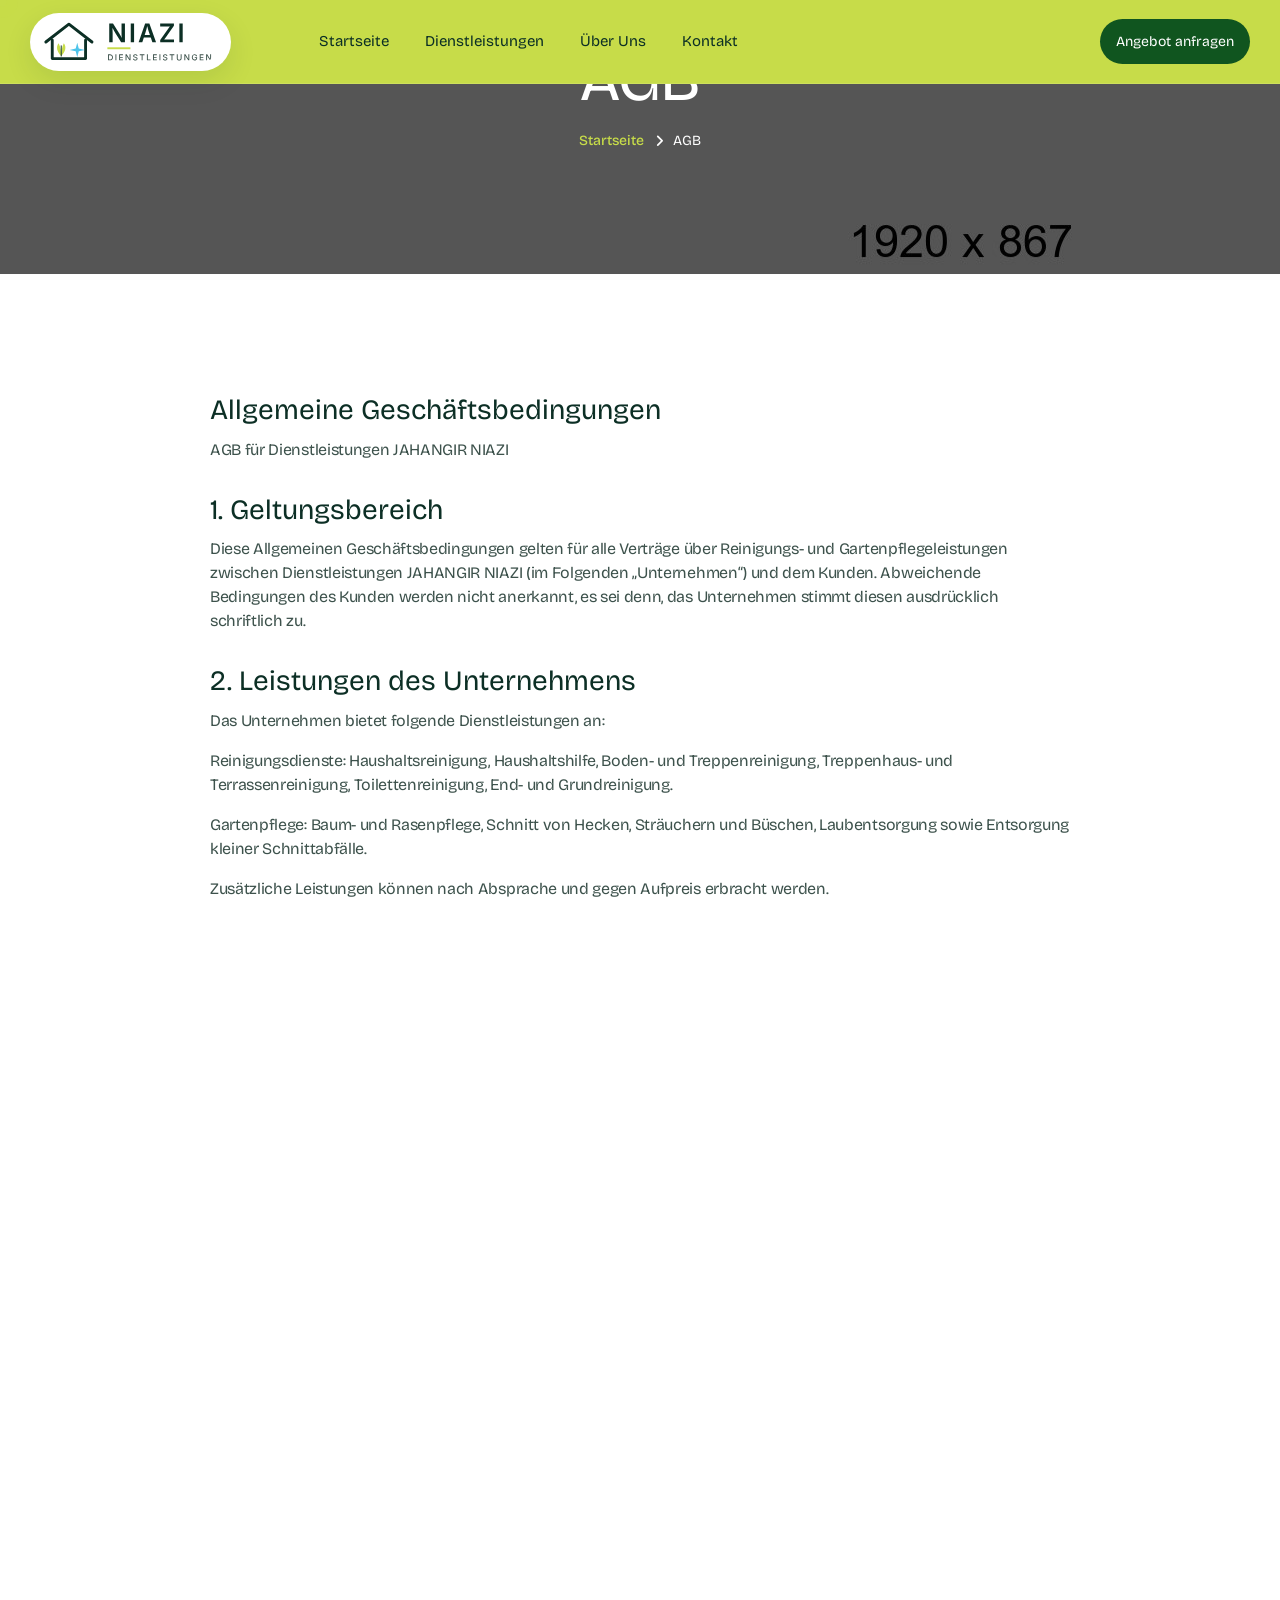
<file: agb.html>
<!DOCTYPE html>
<html lang="de">
<head>
<meta charset="utf-8">
 <title>AGB | Niazi Dienstleistungen</title>
<meta name="description" content="Allgemeine Geschäftsbedingungen von Dienstleistungen Jahangir Niazi.">
<!-- Stylesheets -->
<link href="css/bootstrap.min.css" rel="stylesheet">
<link href="css/style.css" rel="stylesheet">
<link href="css/niazi.css" rel="stylesheet">

<link rel="icon" href="images/niazi/favicon.svg" type="image/svg+xml">

<!-- Responsive -->
<meta http-equiv="X-UA-Compatible" content="IE=edge">
<meta name="viewport" content="width=device-width, initial-scale=1.0">
</head>

<body>
  <div class="page-wrapper">

    <!-- Preloader Start -->
      <div class="preloader"></div>

       <!-- Back To Top Start -->
        <button id="back-top" class="back-to-top">
            <i class="fa-regular fa-arrow-up"></i>
        </button>

        <!-- MouseCursor Start -->
        <div class="mouseCursor cursor-outer"></div>
        <div class="mouseCursor cursor-inner"></div>

      <!-- Main Header-->
      <header class="main-header header-style-one header-1 innerpage-style">
        <!-- Header Lower -->
        <div class="header-lower">
          <!-- Main box -->
          <div class="main-box">
            <div class="logo">
              <a href="index.html"><img src="images/niazi/logo.svg" alt="Niazi Dienstleistungen"></a>
            </div>
            <!--Nav Box-->
            <div class="nav-outer">
              <nav class="nav main-menu">
                <ul class="navigation">
                  <li><a href="index.html">Startseite</a></li>
                  <li><a href="index.html#leistungen">Dienstleistungen</a></li>
                  <li><a href="index.html#ueber-uns">Über uns</a></li>
                  <li><a href="kontakt.html">Kontakt</a></li>
                </ul>
              </nav>
            
              <div class="outer-box">
                <!-- Main Menu End-->
                <div class="ui-btn-outer">
                  <ul class="header-contact">
                    <li>
                        <div class="icon">
                          <img src="images/logo/location.png" alt="">
                        </div>
                        <div class="content">
                          <div class="text">Hannover &amp; Region</div>
                        </div>
                    </li>
                    <li>
                      <div class="line"></div>
                    </li>
                    <li>
                        <div class="icon">
                          <img src="images/logo/call.png" alt="">
                        </div>
                        <div class="content">
                          <div class="text"><a href="tel:+491754218151">0175 4218151</a></div>
                        </div>
                    </li>
                  </ul>
                  <a href="https://wa.me/491754218151?text=Hallo%2C%20ich%20interessiere%20mich%20f%C3%BCr%20ein%20Angebot." class="contact-btn" target="_blank" rel="noopener">Angebot anfragen</a>
                  <!-- Mobile Nav toggler -->
                </div>
                <div class="mobile-nav-toggler"><span class="icon lnr-icon-bars"></span></div>
              </div>
            </div>
          </div>
        </div>
        <!-- End Header Lower -->

        <!-- Mobile Menu  -->
        <div class="mobile-menu">
          <div class="menu-backdrop"></div>

          <!--Here Menu Will Come Automatically Via Javascript / Same Menu as in Header-->
          <nav class="menu-box">
            <div class="upper-box">
              <div class="nav-logo">
                <a href="index.html"><img src="images/niazi/logo-on-dark.svg" alt="Niazi Dienstleistungen"></a>
              </div>
              <div class="close-btn"><i class="icon fa fa-times"></i></div>
            </div>

            <ul class="navigation clearfix">
              <!--Keep This Empty / Menu will come through Javascript-->
            </ul>
            <ul class="contact-list-one">
              <li>
                <!-- Contact Info Box -->
                <div class="contact-info-box">
                  <i class="icon lnr-icon-phone-handset"></i>
                  <span class="title">Anrufen</span>
                  <a href="tel:+491754218151">0175 4218151</a>
                </div>
              </li>
              <li>
                <!-- Contact Info Box -->
                <div class="contact-info-box">
                  <span class="icon lnr-icon-envelope1"></span>
                  <span class="title">E-Mail</span>
                  <a href="mailto:info@niazi-dienstleistungen.com">info@niazi-dienstleistungen.com</a>
                </div>
              </li>
              <li>
                <!-- Contact Info Box -->
                <div class="contact-info-box">
                  <span class="icon lnr-icon-clock"></span>
                  <span class="title">Termine</span>
                  nach Vereinbarung
                </div>
              </li>
            </ul>
            <ul class="social-links">
              <li><a href="https://wa.me/491754218151?text=Hallo%2C%20ich%20interessiere%20mich%20f%C3%BCr%20ein%20Angebot." aria-label="WhatsApp"><i class="fab fa-whatsapp"></i></a></li>
            </ul>
          </nav>
        </div>
        <!-- End Mobile Menu -->

        <!-- Sticky Header  -->
        <div class="sticky-header">
          <div class="auto-container">
            <div class="inner-container">
              <!--Logo-->
              <div class="logo">
                <a href="index.html"><img src="images/niazi/logo.svg" alt="Niazi Dienstleistungen"></a>
              </div>

              <!--Right Col-->
              <div class="nav-outer">
                <!-- Main Menu -->
                <nav class="main-menu">
                  <div class="navbar-collapse show collapse clearfix">
                    <ul class="navigation clearfix">
                      <!--Keep This Empty / Menu will come through Javascript-->
                    </ul>
                  </div>
                </nav>
                <!-- Main Menu End-->

                <!--Mobile Navigation Toggler-->
                <div class="mobile-nav-toggler"><span class="icon lnr-icon-bars"></span></div>
              </div>
            </div>
          </div>
        </div>
        <!-- End Sticky Menu -->
      </header>
      <!--End Main Header -->


    <div id="smooth-wrapper">
      <div id="smooth-content">

         <!-- Start main-content -->
        <section class="page-title" style="background-image: url(images/background/page-title.jpg);">
          <div class="auto-container">
            <div class="title-outer text-center">
              <h1 class="title">AGB</h1>
              <ul class="page-breadcrumb">
                <li><a href="index.html">Startseite</a></li>
                <li>AGB</li>
              </ul>
            </div>
          </div>
        </section>
<section class="section-padding"><div class="container"><div class="legal-copy" style="max-width:860px;margin:0 auto;"><h2 style="margin-top:0">Allgemeine Geschäftsbedingungen</h2>
          <p>AGB für Dienstleistungen JAHANGIR NIAZI</p>
          <h2>1. Geltungsbereich</h2>
          <p>Diese Allgemeinen Geschäftsbedingungen gelten für alle Verträge über Reinigungs- und Gartenpflegeleistungen zwischen Dienstleistungen JAHANGIR NIAZI (im Folgenden „Unternehmen“) und dem Kunden. Abweichende Bedingungen des Kunden werden nicht anerkannt, es sei denn, das Unternehmen stimmt diesen ausdrücklich schriftlich zu.</p>
          <h2>2. Leistungen des Unternehmens</h2>
          <p>Das Unternehmen bietet folgende Dienstleistungen an:</p>
          <p>Reinigungsdienste: Haushaltsreinigung, Haushaltshilfe, Boden- und Treppenreinigung, Treppenhaus- und Terrassenreinigung, Toilettenreinigung, End- und Grundreinigung.</p>
          <p>Gartenpflege: Baum- und Rasenpflege, Schnitt von Hecken, Sträuchern und Büschen, Laubentsorgung sowie Entsorgung kleiner Schnittabfälle.</p>
          <p>Zusätzliche Leistungen können nach Absprache und gegen Aufpreis erbracht werden.</p>
          <h2>3. Vertragsabschluss</h2>
          <p>Ein Vertrag kommt zustande, wenn der Kunde das Angebot des Unternehmens per E-Mail, Telefon oder WhatsApp annimmt. Vor Beginn der Dienstleistung muss der Kunde den vereinbarten Preis schriftlich durch Unterschrift bestätigen. Der Kunde ist verpflichtet, dem Unternehmen alle relevanten Informationen mitzuteilen, die die Durchführung der Dienstleistung beeinflussen könnten.</p>
          <h2>4. Preise und Zahlungsbedingungen</h2>
          <p>Die Vergütung wird entweder pauschal oder nach Stunden berechnet, wie mit dem Kunden vereinbart. Die Zahlung erfolgt bar vor Ort nach Erbringung der Dienstleistung oder per Überweisung innerhalb von 14 Tagen nach Erhalt der Rechnung. Bei Zahlungsverzug können gesetzliche Verzugszinsen geltend gemacht werden.</p>
          <h2>5. Stornierung und Terminverschiebung</h2>
          <p>Der Kunde kann einen Termin bis 24 Stunden vorher kostenfrei stornieren oder verschieben. Eine Stornierung ist nur einmal erlaubt. Bei zwei aufeinanderfolgenden Stornierungen kann das Unternehmen weitere Aufträge ablehnen. Wird ein Termin weniger als 24 Stunden vorher storniert und kein Folgetermin vereinbart, kann das Unternehmen nach eigenem Ermessen eine Gebühr von bis zu 30 € erheben.</p>
          <h2>6. Pflichten des Kunden</h2>
          <p>Der Kunde verpflichtet sich, dem Unternehmen ungehinderten Zugang zu den Arbeitsbereichen zu gewähren, Hindernisse zu beseitigen, besondere Umstände (zum Beispiel empfindliche Oberflächen) mitzuteilen und sich respektvoll zu verhalten. Bei Nichteinhaltung kann das Unternehmen die Dienstleistung ablehnen oder abbrechen.</p>
          <h2>7. Haftung</h2>
          <p>Das Unternehmen haftet für Schäden, die durch grobe Fahrlässigkeit oder Vorsatz entstehen. Für leichte Fahrlässigkeit haftet das Unternehmen nur bei Verletzung wesentlicher Vertragspflichten, begrenzt auf den vorhersehbaren Schaden.</p>
          <p>Hinweis aus den bisherigen Bedingungen: Sobald die Haftpflichtversicherung abgeschlossen ist, werden hier die Details ergänzt.</p>
          <h2>8. Streitbeilegung</h2>
          <p>Das Unternehmen versucht, Streitigkeiten direkt mit dem Kunden zu klären. Sollte keine Einigung möglich sein, gilt das gesetzliche Recht. Eine Teilnahme an Verbraucherschlichtungsverfahren ist nicht verpflichtend.</p>
          <h2>9. Schlussbestimmungen</h2>
          <p>Sind einzelne Bestimmungen dieser AGB unwirksam, bleiben die übrigen Bestimmungen gültig. An die Stelle unwirksamer Regelungen tritt eine dem wirtschaftlichen Zweck nahekommende Bestimmung. Es gilt deutsches Recht.</p>
        </div></div></section>
<!-- Footer Section Start -->
        <footer class="footer-section">
          <div class="footer-area">
            <div class="footer-shape1 float-bob-y"><img src="images/icons/footer-shape1-1.png" alt=""></div>
            <div class="footer-shape2 float-bob-y"><img src="images/icons/footer-shape1-2.png" alt=""></div>
              <div class="container">
                <div class="footer-widget-wrapper">
                  <div class="row justify-content-between">
                      <div class="col-xl-4 col-lg-6 col-md-6 wow fadeInUp" data-wow-delay=".2s">
                        <div class="footer-single-widget">
                          <div class="widget-head widget-logo">
                              <a href="index.html" class="footer-logo"><img src="images/niazi/logo-on-dark.svg" alt="Niazi Dienstleistungen"></a>
                          </div>
                          <div class="footer-content">
                              <div class="text">Professionelle Reinigung und Gartenpflege in Hannover und Umgebung. Zuverlässig, gründlich und zu fairen Preisen.</div>
                              <a class="theme-btn-main" href="kontakt.html">
                              <span class="theme-btn-arrow-left"> <i class="fa-solid fa-arrow-right"></i> </span>
                              <span class="theme-btn">Angebot anfragen</span>
                              <span class="theme-btn-arrow-right"> <i class="fa-solid fa-arrow-right"></i> </span>
                            </a>
                          </div>
                        </div>
                      </div>
                      <div class="col-xl-2 col-lg-3 col-md-4 col-sm-6 col-6 wow fadeInUp" data-wow-delay=".4s">
                        <div class="footer-single-widget">
                          <div class="widget-head"><h4 class="title">Unternehmen</h4></div>
                          <ul class="user-links">
                              <li><a href="ueber-uns.html">Über uns</a></li>
                              <li><a href="kontakt.html">Kontakt</a></li>
                              <li><a href="impressum.html">Impressum</a></li>
                              <li><a href="datenschutz.html">Datenschutz</a></li>
                              <li><a href="agb.html">AGB</a></li>
                            </ul>
                        </div>
                      </div>
                      <div class="col-xl-1 d-none d-xl-block"></div>
                      <div class="col-xl-2 col-lg-3 col-md-6 col-sm-6 col-6 wow fadeInUp" data-wow-delay=".6s">
                        <div class="footer-single-widget">
                          <div class="widget-head"><h4 class="title">Leistungen</h4></div>
                          <ul class="user-links">
                              <li><a href="endreinigung.html">Endreinigung</a></li>
                              <li><a href="grundreinigung.html">Grundreinigung</a></li>
                              <li><a href="fensterreinigung.html">Fensterreinigung</a></li>
                              <li><a href="gartenpflege.html">Gartenpflege</a></li>
                              <li><a href="dienstleistungen.html">Alle Leistungen</a></li>
                            </ul>
                        </div>
                      </div>
                      <div class="col-xl-1 d-none d-xl-block"></div>
                       <div class="col-xl-2 col-md-6 col-sm-6 wow fadeInUp" data-wow-delay=".8s">
                        <div class="footer-single-widget">
                          <div class="widget-head"><h4 class="title">Kontakt</h4></div>
                          <div class="footer-contact">
                            <div class="text">Shepton-Mallet-Ring 10<br>30655 Hannover</div>
                              <div class="footer-info">
                                <h5 class="info-title">Telefon</h5>
                                <a href="tel:+491754218151" class="number">0175 4218151</a>
                                <a href="mailto:info@niazi-dienstleistungen.com" class="email">info@niazi-dienstleistungen.com</a>
                              </div>
                          </div>
                        </div>
                      </div>
                  </div>
                </div>
                <div class="footer-middle-wrapper wow fadeInUp" data-wow-delay=".3s">
                    <ul>
                        <li><span class="week-text">Termine: </span><span class="time-text">nach Vereinbarung</span></li>
                        <li><span class="week-text">WhatsApp:</span><span class="time-text">0175 4218151</span></li>
                    </ul>
                    <ul class="social-icon-list1">
                        <li><a href="https://wa.me/491754218151?text=Hallo%2C%20ich%20interessiere%20mich%20f%C3%BCr%20ein%20Angebot." aria-label="WhatsApp"><i class="fa-brands fa-whatsapp"></i></a></li>
                    </ul>
                </div>
              </div>
              <div class="footer-bottom">
                <div class="container">
                  <div class="footer-bottom-wrapper wow fadeInUp" data-wow-delay=".3s">
                    <p>© 2026 Niazi Dienstleistungen. Alle Rechte vorbehalten.</p>
                    <ul class="footer-menu">
                      <li><a href="impressum.html">Impressum</a></li>
                      <li><a href="datenschutz.html">Datenschutz</a></li>
                      <li><a href="agb.html">AGB</a></li>
                    </ul>
                  </div>
                </div>
              </div>
          </div>
        </footer>

    </div>
    </div>  

   </div>

  <!-- End Page Wrapper -->
  <script src="js/jquery.js"></script>
  <script src="js/popper.min.js"></script>
  <script src="js/bootstrap.min.js"></script>
  <script src="js/jquery.fancybox.js"></script>
  <script src="js/jquery-ui.js"></script>
  <script src="js/gsap.js"></script>
  <script src="js/three.js"></script>
  <script src="js/hover-effect.umd.js"></script>
  <script src="js/gsap-scroll-to-plugin.js"></script>
  <script src="js/gsap-scroll-smoother.js"></script>
  <script src="js/gsap-scroll-trigger.js"></script>
  <script src="js/gsap-split-text.js"></script>
  <script src="js/split-type.min.js"></script>
  <script src="js/parallaxie.js"></script>
  <script src="js/jquery.magnific-popup.min.js"></script>
  <script src="js/wow.js"></script>
  <script src="js/bxslider.js"></script>
  <script src="js/nice-select.min.js"></script>
  <script src="js/knob.js"></script>
  <script src="js/appear.js"></script>
  <script src="js/slick.js"></script>
  <script src="js/swiper.min.js"></script>
  <script src="js/mixitup.js"></script>
  <script src="js/script.js"></script>
  <script src="js/script-gsap.js"></script>
  <script src="js/niazi.js"></script>
</body>

</html>
</file>
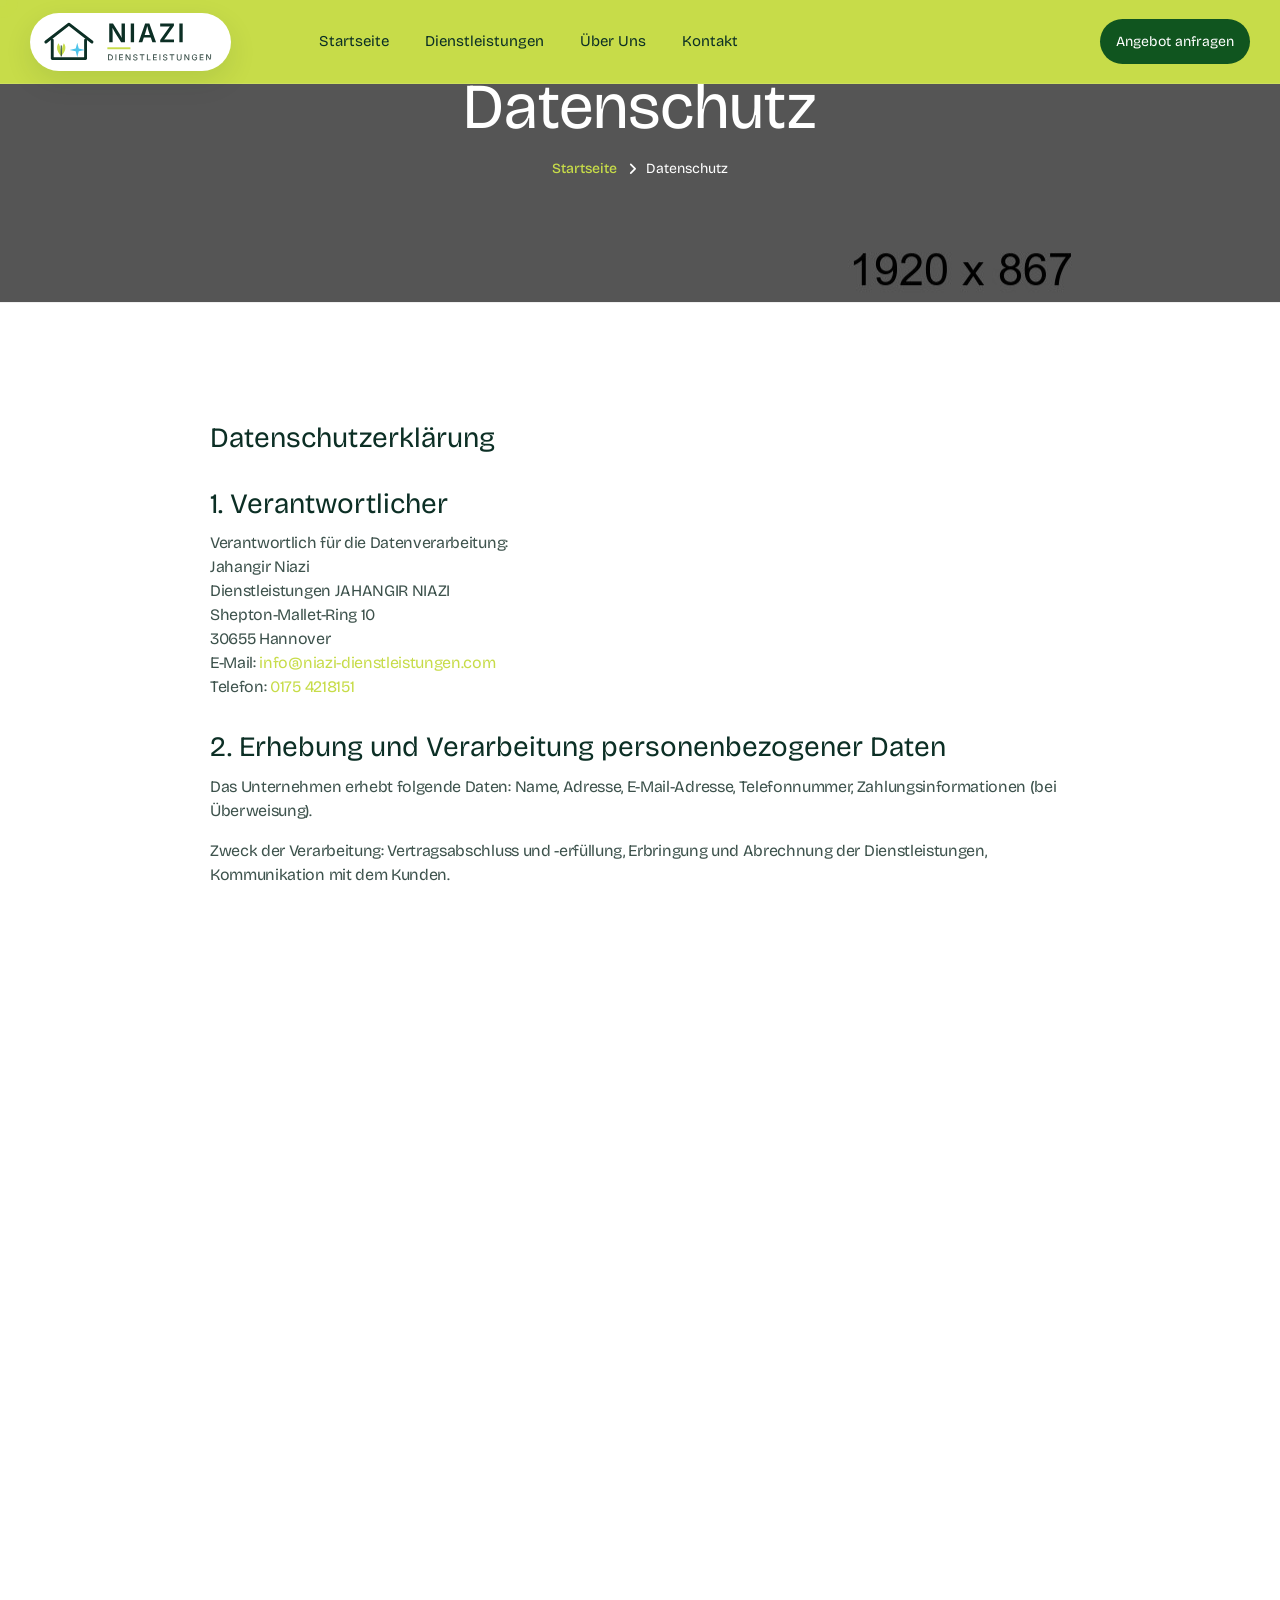
<file: datenschutz.html>
<!DOCTYPE html>
<html lang="de">
<head>
<meta charset="utf-8">
 <title>Datenschutz | Niazi Dienstleistungen</title>
<meta name="description" content="Datenschutzerklärung von Dienstleistungen Jahangir Niazi.">
<!-- Stylesheets -->
<link href="css/bootstrap.min.css" rel="stylesheet">
<link href="css/style.css" rel="stylesheet">
<link href="css/niazi.css" rel="stylesheet">

<link rel="icon" href="images/niazi/favicon.svg" type="image/svg+xml">

<!-- Responsive -->
<meta http-equiv="X-UA-Compatible" content="IE=edge">
<meta name="viewport" content="width=device-width, initial-scale=1.0">
</head>

<body>
  <div class="page-wrapper">

    <!-- Preloader Start -->
      <div class="preloader"></div>

       <!-- Back To Top Start -->
        <button id="back-top" class="back-to-top">
            <i class="fa-regular fa-arrow-up"></i>
        </button>

        <!-- MouseCursor Start -->
        <div class="mouseCursor cursor-outer"></div>
        <div class="mouseCursor cursor-inner"></div>

      <!-- Main Header-->
      <header class="main-header header-style-one header-1 innerpage-style">
        <!-- Header Lower -->
        <div class="header-lower">
          <!-- Main box -->
          <div class="main-box">
            <div class="logo">
              <a href="index.html"><img src="images/niazi/logo.svg" alt="Niazi Dienstleistungen"></a>
            </div>
            <!--Nav Box-->
            <div class="nav-outer">
              <nav class="nav main-menu">
                <ul class="navigation">
                  <li><a href="index.html">Startseite</a></li>
                  <li><a href="index.html#leistungen">Dienstleistungen</a></li>
                  <li><a href="index.html#ueber-uns">Über uns</a></li>
                  <li><a href="kontakt.html">Kontakt</a></li>
                </ul>
              </nav>
            
              <div class="outer-box">
                <!-- Main Menu End-->
                <div class="ui-btn-outer">
                  <ul class="header-contact">
                    <li>
                        <div class="icon">
                          <img src="images/logo/location.png" alt="">
                        </div>
                        <div class="content">
                          <div class="text">Hannover &amp; Region</div>
                        </div>
                    </li>
                    <li>
                      <div class="line"></div>
                    </li>
                    <li>
                        <div class="icon">
                          <img src="images/logo/call.png" alt="">
                        </div>
                        <div class="content">
                          <div class="text"><a href="tel:+491754218151">0175 4218151</a></div>
                        </div>
                    </li>
                  </ul>
                  <a href="https://wa.me/491754218151?text=Hallo%2C%20ich%20interessiere%20mich%20f%C3%BCr%20ein%20Angebot." class="contact-btn" target="_blank" rel="noopener">Angebot anfragen</a>
                  <!-- Mobile Nav toggler -->
                </div>
                <div class="mobile-nav-toggler"><span class="icon lnr-icon-bars"></span></div>
              </div>
            </div>
          </div>
        </div>
        <!-- End Header Lower -->

        <!-- Mobile Menu  -->
        <div class="mobile-menu">
          <div class="menu-backdrop"></div>

          <!--Here Menu Will Come Automatically Via Javascript / Same Menu as in Header-->
          <nav class="menu-box">
            <div class="upper-box">
              <div class="nav-logo">
                <a href="index.html"><img src="images/niazi/logo-on-dark.svg" alt="Niazi Dienstleistungen"></a>
              </div>
              <div class="close-btn"><i class="icon fa fa-times"></i></div>
            </div>

            <ul class="navigation clearfix">
              <!--Keep This Empty / Menu will come through Javascript-->
            </ul>
            <ul class="contact-list-one">
              <li>
                <!-- Contact Info Box -->
                <div class="contact-info-box">
                  <i class="icon lnr-icon-phone-handset"></i>
                  <span class="title">Anrufen</span>
                  <a href="tel:+491754218151">0175 4218151</a>
                </div>
              </li>
              <li>
                <!-- Contact Info Box -->
                <div class="contact-info-box">
                  <span class="icon lnr-icon-envelope1"></span>
                  <span class="title">E-Mail</span>
                  <a href="mailto:info@niazi-dienstleistungen.com">info@niazi-dienstleistungen.com</a>
                </div>
              </li>
              <li>
                <!-- Contact Info Box -->
                <div class="contact-info-box">
                  <span class="icon lnr-icon-clock"></span>
                  <span class="title">Termine</span>
                  nach Vereinbarung
                </div>
              </li>
            </ul>
            <ul class="social-links">
              <li><a href="https://wa.me/491754218151?text=Hallo%2C%20ich%20interessiere%20mich%20f%C3%BCr%20ein%20Angebot." aria-label="WhatsApp"><i class="fab fa-whatsapp"></i></a></li>
            </ul>
          </nav>
        </div>
        <!-- End Mobile Menu -->

        <!-- Sticky Header  -->
        <div class="sticky-header">
          <div class="auto-container">
            <div class="inner-container">
              <!--Logo-->
              <div class="logo">
                <a href="index.html"><img src="images/niazi/logo.svg" alt="Niazi Dienstleistungen"></a>
              </div>

              <!--Right Col-->
              <div class="nav-outer">
                <!-- Main Menu -->
                <nav class="main-menu">
                  <div class="navbar-collapse show collapse clearfix">
                    <ul class="navigation clearfix">
                      <!--Keep This Empty / Menu will come through Javascript-->
                    </ul>
                  </div>
                </nav>
                <!-- Main Menu End-->

                <!--Mobile Navigation Toggler-->
                <div class="mobile-nav-toggler"><span class="icon lnr-icon-bars"></span></div>
              </div>
            </div>
          </div>
        </div>
        <!-- End Sticky Menu -->
      </header>
      <!--End Main Header -->


    <div id="smooth-wrapper">
      <div id="smooth-content">

         <!-- Start main-content -->
        <section class="page-title" style="background-image: url(images/background/page-title.jpg);">
          <div class="auto-container">
            <div class="title-outer text-center">
              <h1 class="title">Datenschutz</h1>
              <ul class="page-breadcrumb">
                <li><a href="index.html">Startseite</a></li>
                <li>Datenschutz</li>
              </ul>
            </div>
          </div>
        </section>
<section class="section-padding"><div class="container"><div class="legal-copy" style="max-width:860px;margin:0 auto;"><h2 style="margin-top:0">Datenschutzerklärung</h2>
          <h2>1. Verantwortlicher</h2>
          <p>Verantwortlich für die Datenverarbeitung:<br>Jahangir Niazi<br>Dienstleistungen JAHANGIR NIAZI<br>Shepton-Mallet-Ring 10<br>30655 Hannover<br>E-Mail: <a href="mailto:info@niazi-dienstleistungen.com">info@niazi-dienstleistungen.com</a><br>Telefon: <a href="tel:+491754218151">0175 4218151</a></p>
          <h2>2. Erhebung und Verarbeitung personenbezogener Daten</h2>
          <p>Das Unternehmen erhebt folgende Daten: Name, Adresse, E-Mail-Adresse, Telefonnummer, Zahlungsinformationen (bei Überweisung).</p>
          <p>Zweck der Verarbeitung: Vertragsabschluss und -erfüllung, Erbringung und Abrechnung der Dienstleistungen, Kommunikation mit dem Kunden.</p>
          <p>Rechtsgrundlage: Art. 6 Abs. 1 lit. b DSGVO (Vertragserfüllung).</p>
          <h2>3. Speicherung und Löschung</h2>
          <p>Die Daten werden während der Vertragsdauer und danach gemäß gesetzlicher Aufbewahrungsfristen (zum Beispiel steuerrechtlich) gespeichert. Nach Ablauf werden sie gelöscht, sofern keine weitere Einwilligung vorliegt.</p>
          <h2>4. Weitergabe von Daten</h2>
          <p>Daten werden nur an Dritte weitergegeben, wenn dies für die Vertragserfüllung notwendig ist (zum Beispiel Zahlungsdienstleister). Alle Empfänger halten die Datenschutzvorschriften ein.</p>
          <h2>5. Diese Website</h2>
          <p>Diese Website hat kein Kontaktformular. Sie erreichen uns telefonisch oder per WhatsApp unter 0175 4218151. Für WhatsApp gelten die Bedingungen von WhatsApp. Die eingebundene Karte auf der Kontaktseite wird von Google bereitgestellt. Beim Aufruf kann Google Daten verarbeiten.</p>
          <h2>6. Betroffenenrechte</h2>
          <p>Sie haben das Recht auf Auskunft (Art. 15 DSGVO), Berichtigung (Art. 16 DSGVO), Löschung (Art. 17 DSGVO), Einschränkung der Verarbeitung (Art. 18 DSGVO), Widerspruch (Art. 21 DSGVO) und Datenübertragbarkeit (Art. 20 DSGVO). Kontaktieren Sie uns hierzu unter den oben genannten Daten.</p>
          <h2>7. Beschwerderecht</h2>
          <p>Bei Verstößen gegen die DSGVO können Sie sich an eine Datenschutzaufsichtsbehörde wenden.</p>
          <h2>8. Änderungen</h2>
          <p>Änderungen dieser Datenschutzerklärung bleiben vorbehalten. Die aktuelle Version wird auf der Website veröffentlicht.</p>
        </div></div></section>
<!-- Footer Section Start -->
        <footer class="footer-section">
          <div class="footer-area">
            <div class="footer-shape1 float-bob-y"><img src="images/icons/footer-shape1-1.png" alt=""></div>
            <div class="footer-shape2 float-bob-y"><img src="images/icons/footer-shape1-2.png" alt=""></div>
              <div class="container">
                <div class="footer-widget-wrapper">
                  <div class="row justify-content-between">
                      <div class="col-xl-4 col-lg-6 col-md-6 wow fadeInUp" data-wow-delay=".2s">
                        <div class="footer-single-widget">
                          <div class="widget-head widget-logo">
                              <a href="index.html" class="footer-logo"><img src="images/niazi/logo-on-dark.svg" alt="Niazi Dienstleistungen"></a>
                          </div>
                          <div class="footer-content">
                              <div class="text">Professionelle Reinigung und Gartenpflege in Hannover und Umgebung. Zuverlässig, gründlich und zu fairen Preisen.</div>
                              <a class="theme-btn-main" href="kontakt.html">
                              <span class="theme-btn-arrow-left"> <i class="fa-solid fa-arrow-right"></i> </span>
                              <span class="theme-btn">Angebot anfragen</span>
                              <span class="theme-btn-arrow-right"> <i class="fa-solid fa-arrow-right"></i> </span>
                            </a>
                          </div>
                        </div>
                      </div>
                      <div class="col-xl-2 col-lg-3 col-md-4 col-sm-6 col-6 wow fadeInUp" data-wow-delay=".4s">
                        <div class="footer-single-widget">
                          <div class="widget-head"><h4 class="title">Unternehmen</h4></div>
                          <ul class="user-links">
                              <li><a href="ueber-uns.html">Über uns</a></li>
                              <li><a href="kontakt.html">Kontakt</a></li>
                              <li><a href="impressum.html">Impressum</a></li>
                              <li><a href="datenschutz.html">Datenschutz</a></li>
                              <li><a href="agb.html">AGB</a></li>
                            </ul>
                        </div>
                      </div>
                      <div class="col-xl-1 d-none d-xl-block"></div>
                      <div class="col-xl-2 col-lg-3 col-md-6 col-sm-6 col-6 wow fadeInUp" data-wow-delay=".6s">
                        <div class="footer-single-widget">
                          <div class="widget-head"><h4 class="title">Leistungen</h4></div>
                          <ul class="user-links">
                              <li><a href="endreinigung.html">Endreinigung</a></li>
                              <li><a href="grundreinigung.html">Grundreinigung</a></li>
                              <li><a href="fensterreinigung.html">Fensterreinigung</a></li>
                              <li><a href="gartenpflege.html">Gartenpflege</a></li>
                              <li><a href="dienstleistungen.html">Alle Leistungen</a></li>
                            </ul>
                        </div>
                      </div>
                      <div class="col-xl-1 d-none d-xl-block"></div>
                       <div class="col-xl-2 col-md-6 col-sm-6 wow fadeInUp" data-wow-delay=".8s">
                        <div class="footer-single-widget">
                          <div class="widget-head"><h4 class="title">Kontakt</h4></div>
                          <div class="footer-contact">
                            <div class="text">Shepton-Mallet-Ring 10<br>30655 Hannover</div>
                              <div class="footer-info">
                                <h5 class="info-title">Telefon</h5>
                                <a href="tel:+491754218151" class="number">0175 4218151</a>
                                <a href="mailto:info@niazi-dienstleistungen.com" class="email">info@niazi-dienstleistungen.com</a>
                              </div>
                          </div>
                        </div>
                      </div>
                  </div>
                </div>
                <div class="footer-middle-wrapper wow fadeInUp" data-wow-delay=".3s">
                    <ul>
                        <li><span class="week-text">Termine: </span><span class="time-text">nach Vereinbarung</span></li>
                        <li><span class="week-text">WhatsApp:</span><span class="time-text">0175 4218151</span></li>
                    </ul>
                    <ul class="social-icon-list1">
                        <li><a href="https://wa.me/491754218151?text=Hallo%2C%20ich%20interessiere%20mich%20f%C3%BCr%20ein%20Angebot." aria-label="WhatsApp"><i class="fa-brands fa-whatsapp"></i></a></li>
                    </ul>
                </div>
              </div>
              <div class="footer-bottom">
                <div class="container">
                  <div class="footer-bottom-wrapper wow fadeInUp" data-wow-delay=".3s">
                    <p>© 2026 Niazi Dienstleistungen. Alle Rechte vorbehalten.</p>
                    <ul class="footer-menu">
                      <li><a href="impressum.html">Impressum</a></li>
                      <li><a href="datenschutz.html">Datenschutz</a></li>
                      <li><a href="agb.html">AGB</a></li>
                    </ul>
                  </div>
                </div>
              </div>
          </div>
        </footer>

    </div>
    </div>  

   </div>

  <!-- End Page Wrapper -->
  <script src="js/jquery.js"></script>
  <script src="js/popper.min.js"></script>
  <script src="js/bootstrap.min.js"></script>
  <script src="js/jquery.fancybox.js"></script>
  <script src="js/jquery-ui.js"></script>
  <script src="js/gsap.js"></script>
  <script src="js/three.js"></script>
  <script src="js/hover-effect.umd.js"></script>
  <script src="js/gsap-scroll-to-plugin.js"></script>
  <script src="js/gsap-scroll-smoother.js"></script>
  <script src="js/gsap-scroll-trigger.js"></script>
  <script src="js/gsap-split-text.js"></script>
  <script src="js/split-type.min.js"></script>
  <script src="js/parallaxie.js"></script>
  <script src="js/jquery.magnific-popup.min.js"></script>
  <script src="js/wow.js"></script>
  <script src="js/bxslider.js"></script>
  <script src="js/nice-select.min.js"></script>
  <script src="js/knob.js"></script>
  <script src="js/appear.js"></script>
  <script src="js/slick.js"></script>
  <script src="js/swiper.min.js"></script>
  <script src="js/mixitup.js"></script>
  <script src="js/script.js"></script>
  <script src="js/script-gsap.js"></script>
  <script src="js/niazi.js"></script>
</body>

</html>
</file>
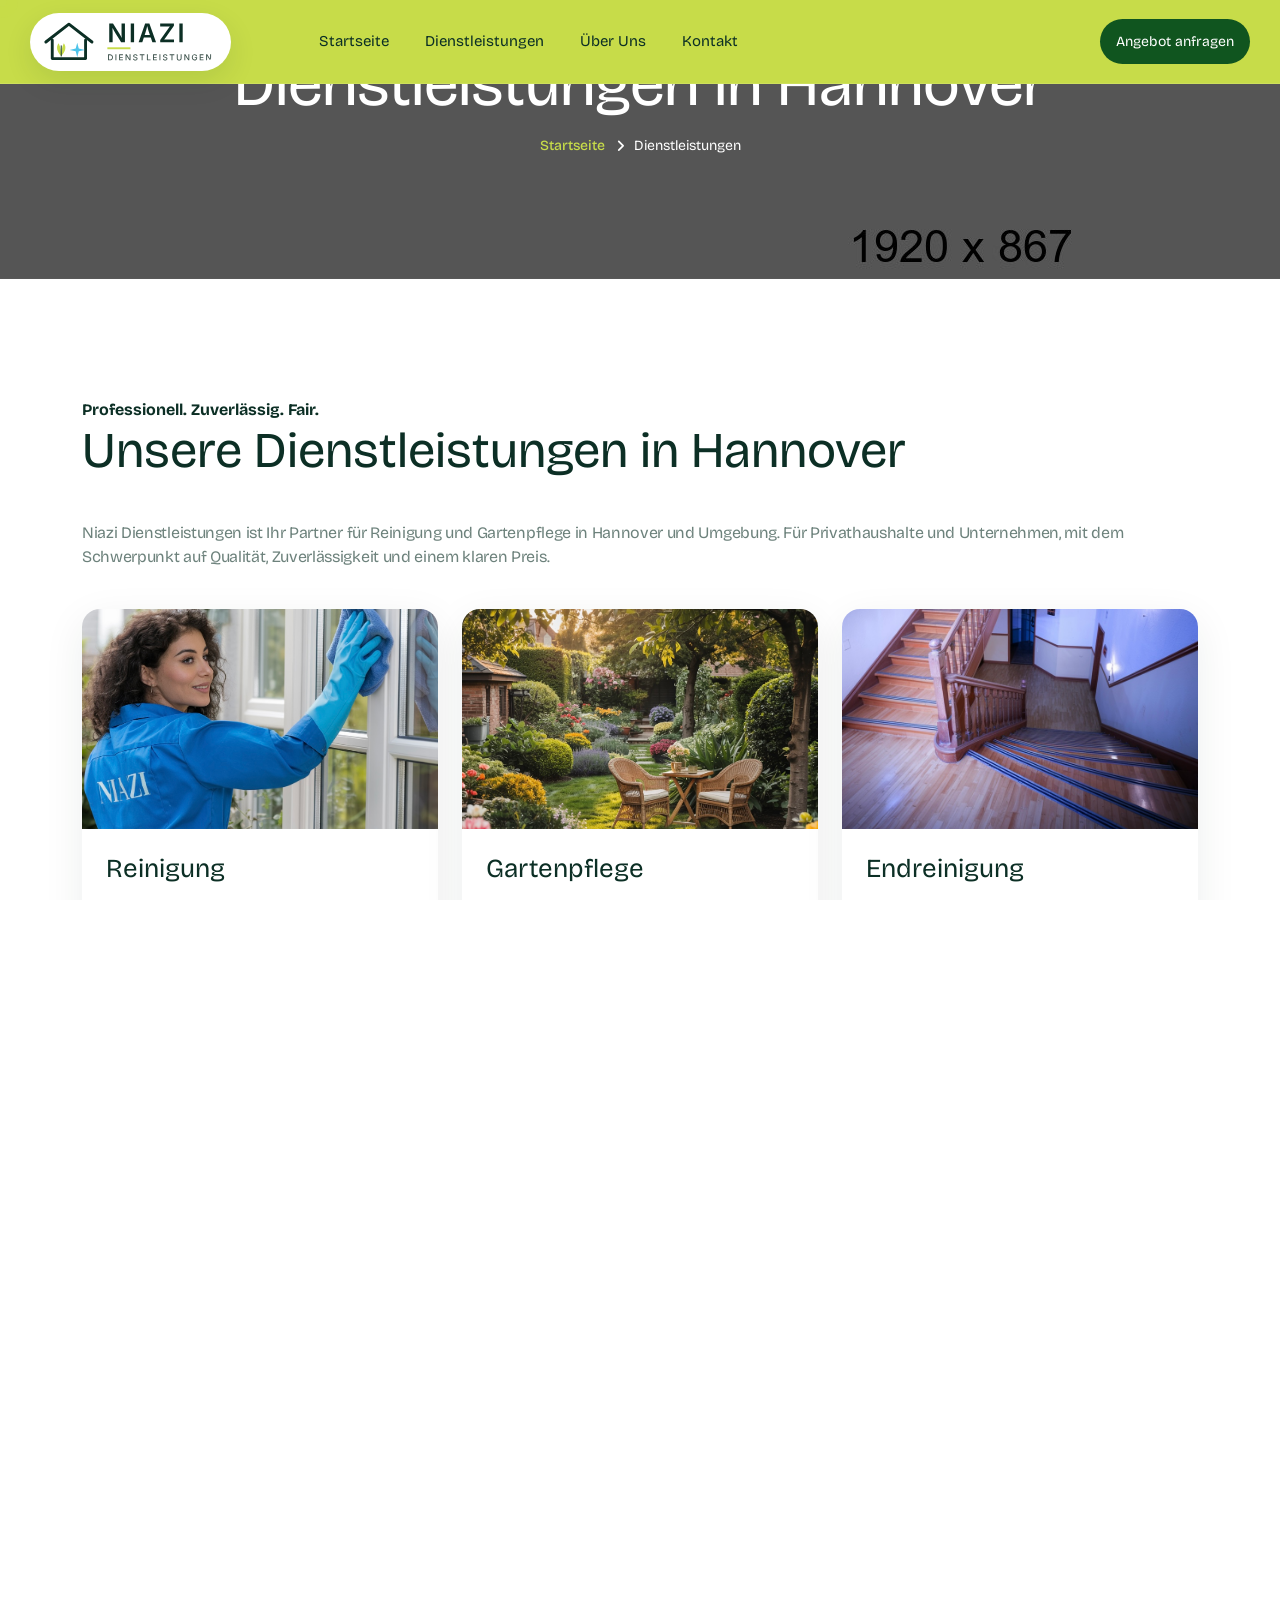
<file: dienstleistungen.html>
<!DOCTYPE html>
<html lang="de">
<head>
<meta charset="utf-8">
 <title>Dienstleistungen in Hannover | Niazi Dienstleistungen</title>
<meta name="description" content="Reinigungsservice und Gartenpflege in Hannover. Professionell, zuverlässig und fair.">
<!-- Stylesheets -->
<link href="css/bootstrap.min.css" rel="stylesheet">
<link href="css/style.css" rel="stylesheet">
<link href="css/niazi.css" rel="stylesheet">

<link rel="icon" href="images/niazi/favicon.svg" type="image/svg+xml">

<!-- Responsive -->
<meta http-equiv="X-UA-Compatible" content="IE=edge">
<meta name="viewport" content="width=device-width, initial-scale=1.0">
</head>

<body>
  <div class="page-wrapper">

    <!-- Preloader Start -->
      <div class="preloader"></div>

       <!-- Back To Top Start -->
        <button id="back-top" class="back-to-top">
            <i class="fa-regular fa-arrow-up"></i>
        </button>

        <!-- MouseCursor Start -->
        <div class="mouseCursor cursor-outer"></div>
        <div class="mouseCursor cursor-inner"></div>

      <!-- Main Header-->
      <header class="main-header header-style-one header-1 innerpage-style">
        <!-- Header Lower -->
        <div class="header-lower">
          <!-- Main box -->
          <div class="main-box">
            <div class="logo">
              <a href="index.html"><img src="images/niazi/logo.svg" alt="Niazi Dienstleistungen"></a>
            </div>
            <!--Nav Box-->
            <div class="nav-outer">
              <nav class="nav main-menu">
                <ul class="navigation">
                  <li><a href="index.html">Startseite</a></li>
                  <li><a href="index.html#leistungen">Dienstleistungen</a></li>
                  <li><a href="index.html#ueber-uns">Über uns</a></li>
                  <li><a href="kontakt.html">Kontakt</a></li>
                </ul>
              </nav>
            
              <div class="outer-box">
                <!-- Main Menu End-->
                <div class="ui-btn-outer">
                  <ul class="header-contact">
                    <li>
                        <div class="icon">
                          <img src="images/logo/location.png" alt="">
                        </div>
                        <div class="content">
                          <div class="text">Hannover &amp; Region</div>
                        </div>
                    </li>
                    <li>
                      <div class="line"></div>
                    </li>
                    <li>
                        <div class="icon">
                          <img src="images/logo/call.png" alt="">
                        </div>
                        <div class="content">
                          <div class="text"><a href="tel:+491754218151">0175 4218151</a></div>
                        </div>
                    </li>
                  </ul>
                  <a href="https://wa.me/491754218151?text=Hallo%2C%20ich%20interessiere%20mich%20f%C3%BCr%20ein%20Angebot." class="contact-btn" target="_blank" rel="noopener">Angebot anfragen</a>
                  <!-- Mobile Nav toggler -->
                </div>
                <div class="mobile-nav-toggler"><span class="icon lnr-icon-bars"></span></div>
              </div>
            </div>
          </div>
        </div>
        <!-- End Header Lower -->

        <!-- Mobile Menu  -->
        <div class="mobile-menu">
          <div class="menu-backdrop"></div>

          <!--Here Menu Will Come Automatically Via Javascript / Same Menu as in Header-->
          <nav class="menu-box">
            <div class="upper-box">
              <div class="nav-logo">
                <a href="index.html"><img src="images/niazi/logo-on-dark.svg" alt="Niazi Dienstleistungen"></a>
              </div>
              <div class="close-btn"><i class="icon fa fa-times"></i></div>
            </div>

            <ul class="navigation clearfix">
              <!--Keep This Empty / Menu will come through Javascript-->
            </ul>
            <ul class="contact-list-one">
              <li>
                <!-- Contact Info Box -->
                <div class="contact-info-box">
                  <i class="icon lnr-icon-phone-handset"></i>
                  <span class="title">Anrufen</span>
                  <a href="tel:+491754218151">0175 4218151</a>
                </div>
              </li>
              <li>
                <!-- Contact Info Box -->
                <div class="contact-info-box">
                  <span class="icon lnr-icon-envelope1"></span>
                  <span class="title">E-Mail</span>
                  <a href="mailto:info@niazi-dienstleistungen.com">info@niazi-dienstleistungen.com</a>
                </div>
              </li>
              <li>
                <!-- Contact Info Box -->
                <div class="contact-info-box">
                  <span class="icon lnr-icon-clock"></span>
                  <span class="title">Termine</span>
                  nach Vereinbarung
                </div>
              </li>
            </ul>
            <ul class="social-links">
              <li><a href="https://wa.me/491754218151?text=Hallo%2C%20ich%20interessiere%20mich%20f%C3%BCr%20ein%20Angebot." aria-label="WhatsApp"><i class="fab fa-whatsapp"></i></a></li>
            </ul>
          </nav>
        </div>
        <!-- End Mobile Menu -->

        <!-- Sticky Header  -->
        <div class="sticky-header">
          <div class="auto-container">
            <div class="inner-container">
              <!--Logo-->
              <div class="logo">
                <a href="index.html"><img src="images/niazi/logo.svg" alt="Niazi Dienstleistungen"></a>
              </div>

              <!--Right Col-->
              <div class="nav-outer">
                <!-- Main Menu -->
                <nav class="main-menu">
                  <div class="navbar-collapse show collapse clearfix">
                    <ul class="navigation clearfix">
                      <!--Keep This Empty / Menu will come through Javascript-->
                    </ul>
                  </div>
                </nav>
                <!-- Main Menu End-->

                <!--Mobile Navigation Toggler-->
                <div class="mobile-nav-toggler"><span class="icon lnr-icon-bars"></span></div>
              </div>
            </div>
          </div>
        </div>
        <!-- End Sticky Menu -->
      </header>
      <!--End Main Header -->


    <div id="smooth-wrapper">
      <div id="smooth-content">

         <!-- Start main-content -->
        <section class="page-title" style="background-image: url(images/background/page-title.jpg);">
          <div class="auto-container">
            <div class="title-outer text-center">
              <h1 class="title">Dienstleistungen in Hannover</h1>
              <ul class="page-breadcrumb">
                <li><a href="index.html">Startseite</a></li>
                <li>Dienstleistungen</li>
              </ul>
            </div>
          </div>
        </section>
<section class="section-padding">
          <div class="container">
            <div class="sec-title mb-40">
              <h6 class="sub-title">Professionell. Zuverlässig. Fair.</h6>
              <h2>Unsere Dienstleistungen in Hannover</h2>
            </div>
            <p>Niazi Dienstleistungen ist Ihr Partner für Reinigung und Gartenpflege in Hannover und Umgebung. Für Privathaushalte und Unternehmen, mit dem Schwerpunkt auf Qualität, Zuverlässigkeit und einem klaren Preis.</p>
            <div class="row g-4 mt-2">
              <div class="col-lg-4 col-md-6">
      <a class="niazi-service-card" href="reinigung.html">
        <img src="images/niazi/Fenster.PNG" alt="">
        <div class="niazi-service-card__body">
          <h3>Reinigung</h3>
          <p>Fenster, Grundreinigung, Böden, Treppenhaus, Büro und Glas.</p>
          <span>Mehr erfahren</span>
        </div>
      </a>
    </div>
              <div class="col-lg-4 col-md-6">
      <a class="niazi-service-card" href="gartenpflege.html">
        <img src="images/niazi/Garten.PNG" alt="">
        <div class="niazi-service-card__body">
          <h3>Gartenpflege</h3>
          <p>Rasen, Hecken, Bäume, Sträucher, Laub und Gartenmüll.</p>
          <span>Mehr erfahren</span>
        </div>
      </a>
    </div>
              <div class="col-lg-4 col-md-6">
      <a class="niazi-service-card" href="endreinigung.html">
        <img src="images/niazi/Treppen1.PNG" alt="">
        <div class="niazi-service-card__body">
          <h3>Endreinigung</h3>
          <p>Wohnungsübergabe mit Abnahmegarantie, ab 159 €.</p>
          <span>Mehr erfahren</span>
        </div>
      </a>
    </div>
            </div>
            <div class="row g-4 mt-4">
              <div class="col-lg-6">
                <h3>Haushaltshilfe &amp; Reinigung</h3>
                <ul class="niazi-list"><li>Fensterreinigung</li><li>Grundreinigung</li><li>Bodenreinigung</li><li>Treppenhausreinigung</li><li>Büroreinigung</li><li>Glasreinigung</li><li>Endreinigung</li><li>Hochdruckreinigung</li></ul>
              </div>
              <div class="col-lg-6">
                <h3>Garten</h3>
                <ul class="niazi-list"><li>Rasenpflege</li><li>Heckenschnitt</li><li>Baumschnitt</li><li>Strauchschnitt</li><li>Büsche schneiden</li><li>Unkrautbekämpfung</li><li>Laubentsorgung</li><li>Gartenmüll entsorgen</li><li>Gartenbewässerung</li></ul>
              </div>
            </div>
            <div class="mt-5">
              <h3>Etwas dazwischen?</h3>
              <p>Wenn Sie mehrere Arbeiten kombinieren möchten, sagen Sie uns einfach, was ansteht. Wir machen ein persönliches Angebot.</p>
              <a class="theme-btn-main" href="kontakt.html">
                              <span class="theme-btn-arrow-left"> <i class="fa-solid fa-arrow-right"></i> </span>
                              <span class="theme-btn">Unverbindlich anfragen</span>
                              <span class="theme-btn-arrow-right"> <i class="fa-solid fa-arrow-right"></i> </span>
                            </a>
            </div>
          </div>
        </section>
<!-- Footer Section Start -->
        <footer class="footer-section">
          <div class="footer-area">
            <div class="footer-shape1 float-bob-y"><img src="images/icons/footer-shape1-1.png" alt=""></div>
            <div class="footer-shape2 float-bob-y"><img src="images/icons/footer-shape1-2.png" alt=""></div>
              <div class="container">
                <div class="footer-widget-wrapper">
                  <div class="row justify-content-between">
                      <div class="col-xl-4 col-lg-6 col-md-6 wow fadeInUp" data-wow-delay=".2s">
                        <div class="footer-single-widget">
                          <div class="widget-head widget-logo">
                              <a href="index.html" class="footer-logo"><img src="images/niazi/logo-on-dark.svg" alt="Niazi Dienstleistungen"></a>
                          </div>
                          <div class="footer-content">
                              <div class="text">Professionelle Reinigung und Gartenpflege in Hannover und Umgebung. Zuverlässig, gründlich und zu fairen Preisen.</div>
                              <a class="theme-btn-main" href="kontakt.html">
                              <span class="theme-btn-arrow-left"> <i class="fa-solid fa-arrow-right"></i> </span>
                              <span class="theme-btn">Angebot anfragen</span>
                              <span class="theme-btn-arrow-right"> <i class="fa-solid fa-arrow-right"></i> </span>
                            </a>
                          </div>
                        </div>
                      </div>
                      <div class="col-xl-2 col-lg-3 col-md-4 col-sm-6 col-6 wow fadeInUp" data-wow-delay=".4s">
                        <div class="footer-single-widget">
                          <div class="widget-head"><h4 class="title">Unternehmen</h4></div>
                          <ul class="user-links">
                              <li><a href="ueber-uns.html">Über uns</a></li>
                              <li><a href="kontakt.html">Kontakt</a></li>
                              <li><a href="impressum.html">Impressum</a></li>
                              <li><a href="datenschutz.html">Datenschutz</a></li>
                              <li><a href="agb.html">AGB</a></li>
                            </ul>
                        </div>
                      </div>
                      <div class="col-xl-1 d-none d-xl-block"></div>
                      <div class="col-xl-2 col-lg-3 col-md-6 col-sm-6 col-6 wow fadeInUp" data-wow-delay=".6s">
                        <div class="footer-single-widget">
                          <div class="widget-head"><h4 class="title">Leistungen</h4></div>
                          <ul class="user-links">
                              <li><a href="endreinigung.html">Endreinigung</a></li>
                              <li><a href="grundreinigung.html">Grundreinigung</a></li>
                              <li><a href="fensterreinigung.html">Fensterreinigung</a></li>
                              <li><a href="gartenpflege.html">Gartenpflege</a></li>
                              <li><a href="dienstleistungen.html">Alle Leistungen</a></li>
                            </ul>
                        </div>
                      </div>
                      <div class="col-xl-1 d-none d-xl-block"></div>
                       <div class="col-xl-2 col-md-6 col-sm-6 wow fadeInUp" data-wow-delay=".8s">
                        <div class="footer-single-widget">
                          <div class="widget-head"><h4 class="title">Kontakt</h4></div>
                          <div class="footer-contact">
                            <div class="text">Shepton-Mallet-Ring 10<br>30655 Hannover</div>
                              <div class="footer-info">
                                <h5 class="info-title">Telefon</h5>
                                <a href="tel:+491754218151" class="number">0175 4218151</a>
                                <a href="mailto:info@niazi-dienstleistungen.com" class="email">info@niazi-dienstleistungen.com</a>
                              </div>
                          </div>
                        </div>
                      </div>
                  </div>
                </div>
                <div class="footer-middle-wrapper wow fadeInUp" data-wow-delay=".3s">
                    <ul>
                        <li><span class="week-text">Termine: </span><span class="time-text">nach Vereinbarung</span></li>
                        <li><span class="week-text">WhatsApp:</span><span class="time-text">0175 4218151</span></li>
                    </ul>
                    <ul class="social-icon-list1">
                        <li><a href="https://wa.me/491754218151?text=Hallo%2C%20ich%20interessiere%20mich%20f%C3%BCr%20ein%20Angebot." aria-label="WhatsApp"><i class="fa-brands fa-whatsapp"></i></a></li>
                    </ul>
                </div>
              </div>
              <div class="footer-bottom">
                <div class="container">
                  <div class="footer-bottom-wrapper wow fadeInUp" data-wow-delay=".3s">
                    <p>© 2026 Niazi Dienstleistungen. Alle Rechte vorbehalten.</p>
                    <ul class="footer-menu">
                      <li><a href="impressum.html">Impressum</a></li>
                      <li><a href="datenschutz.html">Datenschutz</a></li>
                      <li><a href="agb.html">AGB</a></li>
                    </ul>
                  </div>
                </div>
              </div>
          </div>
        </footer>

    </div>
    </div>  

   </div>

  <!-- End Page Wrapper -->
  <script src="js/jquery.js"></script>
  <script src="js/popper.min.js"></script>
  <script src="js/bootstrap.min.js"></script>
  <script src="js/jquery.fancybox.js"></script>
  <script src="js/jquery-ui.js"></script>
  <script src="js/gsap.js"></script>
  <script src="js/three.js"></script>
  <script src="js/hover-effect.umd.js"></script>
  <script src="js/gsap-scroll-to-plugin.js"></script>
  <script src="js/gsap-scroll-smoother.js"></script>
  <script src="js/gsap-scroll-trigger.js"></script>
  <script src="js/gsap-split-text.js"></script>
  <script src="js/split-type.min.js"></script>
  <script src="js/parallaxie.js"></script>
  <script src="js/jquery.magnific-popup.min.js"></script>
  <script src="js/wow.js"></script>
  <script src="js/bxslider.js"></script>
  <script src="js/nice-select.min.js"></script>
  <script src="js/knob.js"></script>
  <script src="js/appear.js"></script>
  <script src="js/slick.js"></script>
  <script src="js/swiper.min.js"></script>
  <script src="js/mixitup.js"></script>
  <script src="js/script.js"></script>
  <script src="js/script-gsap.js"></script>
  <script src="js/niazi.js"></script>
</body>

</html>
</file>
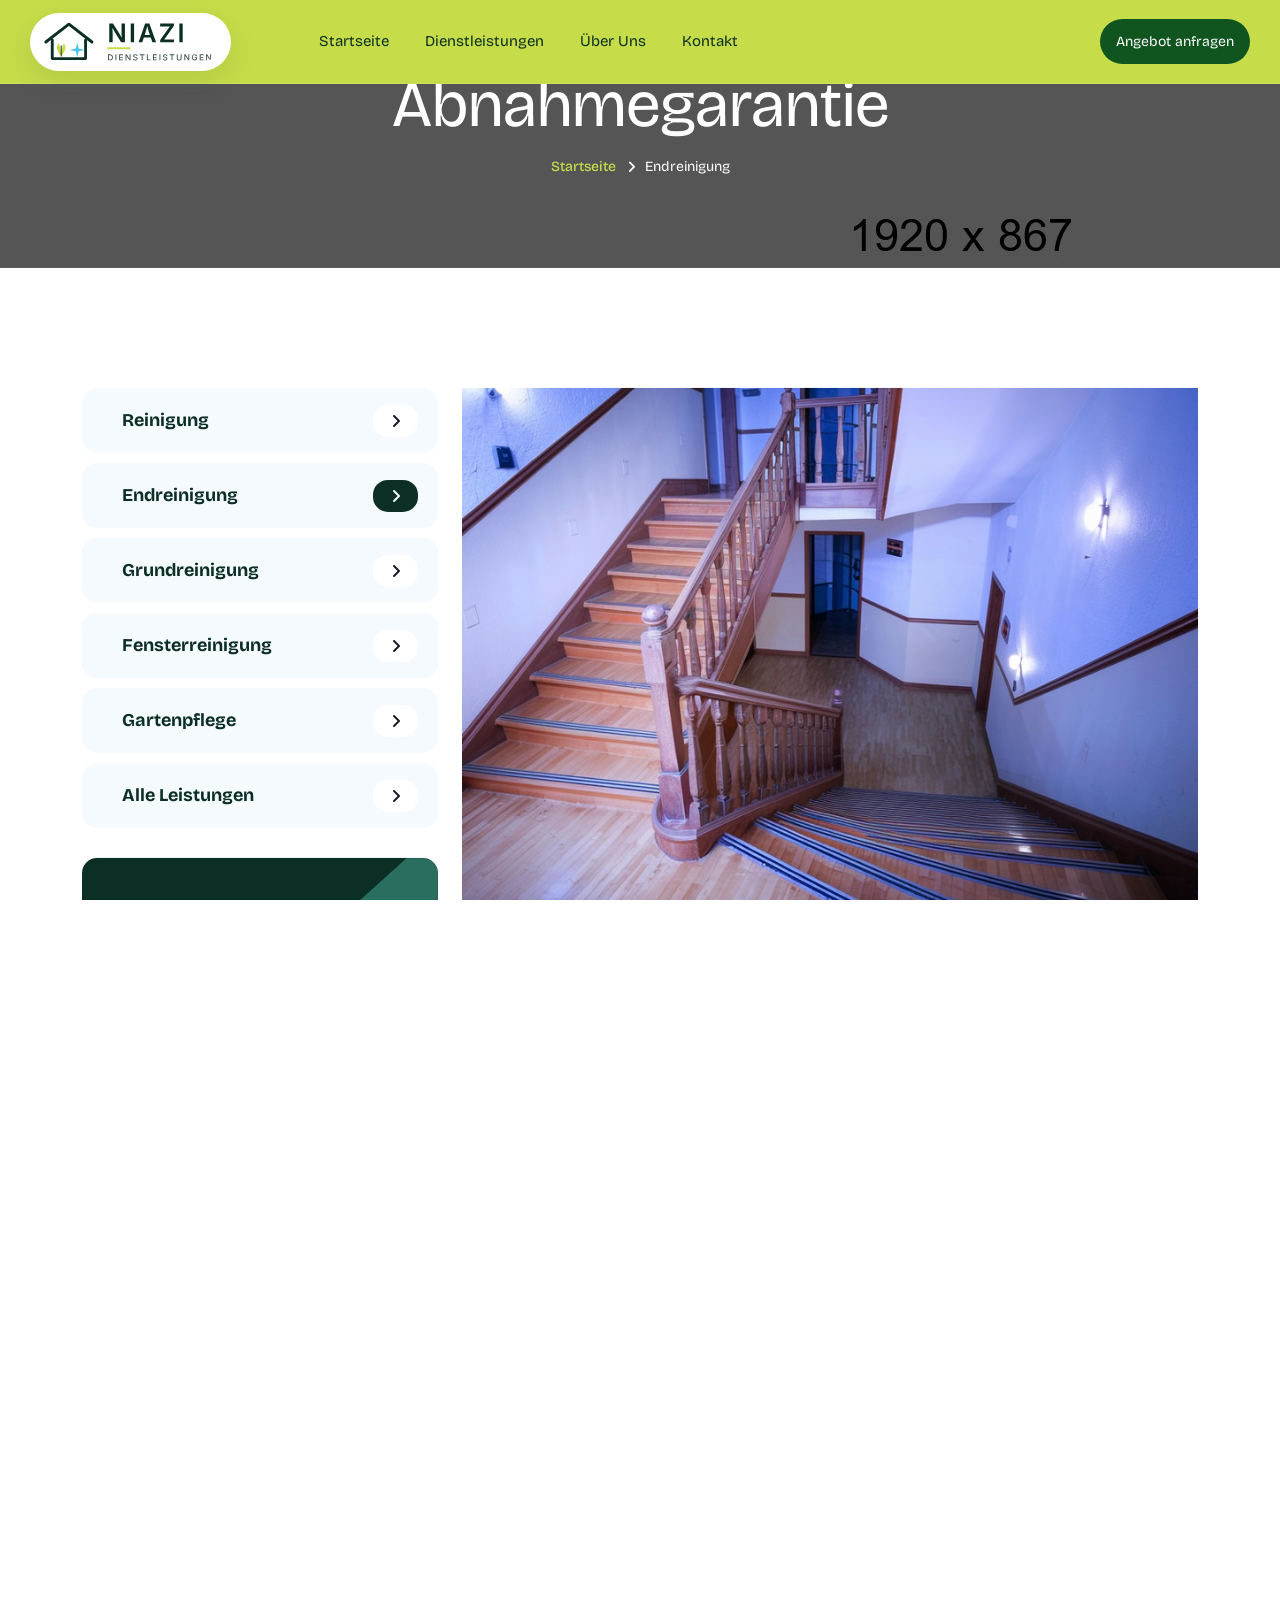
<file: endreinigung.html>
<!DOCTYPE html>
<html lang="de">
<head>
<meta charset="utf-8">
 <title>Endreinigung Hannover mit Abnahmegarantie | Niazi</title>
<meta name="description" content="Endreinigung in Hannover mit Abnahmegarantie. Festpreise ab 159 € für die Wohnungsübergabe.">
<!-- Stylesheets -->
<link href="css/bootstrap.min.css" rel="stylesheet">
<link href="css/style.css" rel="stylesheet">
<link href="css/niazi.css" rel="stylesheet">

<link rel="icon" href="images/niazi/favicon.svg" type="image/svg+xml">

<!-- Responsive -->
<meta http-equiv="X-UA-Compatible" content="IE=edge">
<meta name="viewport" content="width=device-width, initial-scale=1.0">
</head>

<body>
  <div class="page-wrapper">

    <!-- Preloader Start -->
      <div class="preloader"></div>

       <!-- Back To Top Start -->
        <button id="back-top" class="back-to-top">
            <i class="fa-regular fa-arrow-up"></i>
        </button>

        <!-- MouseCursor Start -->
        <div class="mouseCursor cursor-outer"></div>
        <div class="mouseCursor cursor-inner"></div>

      <!-- Main Header-->
      <header class="main-header header-style-one header-1 innerpage-style">
        <!-- Header Lower -->
        <div class="header-lower">
          <!-- Main box -->
          <div class="main-box">
            <div class="logo">
              <a href="index.html"><img src="images/niazi/logo.svg" alt="Niazi Dienstleistungen"></a>
            </div>
            <!--Nav Box-->
            <div class="nav-outer">
              <nav class="nav main-menu">
                <ul class="navigation">
                  <li><a href="index.html">Startseite</a></li>
                  <li><a href="index.html#leistungen">Dienstleistungen</a></li>
                  <li><a href="index.html#ueber-uns">Über uns</a></li>
                  <li><a href="kontakt.html">Kontakt</a></li>
                </ul>
              </nav>
            
              <div class="outer-box">
                <!-- Main Menu End-->
                <div class="ui-btn-outer">
                  <ul class="header-contact">
                    <li>
                        <div class="icon">
                          <img src="images/logo/location.png" alt="">
                        </div>
                        <div class="content">
                          <div class="text">Hannover &amp; Region</div>
                        </div>
                    </li>
                    <li>
                      <div class="line"></div>
                    </li>
                    <li>
                        <div class="icon">
                          <img src="images/logo/call.png" alt="">
                        </div>
                        <div class="content">
                          <div class="text"><a href="tel:+491754218151">0175 4218151</a></div>
                        </div>
                    </li>
                  </ul>
                  <a href="https://wa.me/491754218151?text=Hallo%2C%20ich%20interessiere%20mich%20f%C3%BCr%20ein%20Angebot." class="contact-btn" target="_blank" rel="noopener">Angebot anfragen</a>
                  <!-- Mobile Nav toggler -->
                </div>
                <div class="mobile-nav-toggler"><span class="icon lnr-icon-bars"></span></div>
              </div>
            </div>
          </div>
        </div>
        <!-- End Header Lower -->

        <!-- Mobile Menu  -->
        <div class="mobile-menu">
          <div class="menu-backdrop"></div>

          <!--Here Menu Will Come Automatically Via Javascript / Same Menu as in Header-->
          <nav class="menu-box">
            <div class="upper-box">
              <div class="nav-logo">
                <a href="index.html"><img src="images/niazi/logo-on-dark.svg" alt="Niazi Dienstleistungen"></a>
              </div>
              <div class="close-btn"><i class="icon fa fa-times"></i></div>
            </div>

            <ul class="navigation clearfix">
              <!--Keep This Empty / Menu will come through Javascript-->
            </ul>
            <ul class="contact-list-one">
              <li>
                <!-- Contact Info Box -->
                <div class="contact-info-box">
                  <i class="icon lnr-icon-phone-handset"></i>
                  <span class="title">Anrufen</span>
                  <a href="tel:+491754218151">0175 4218151</a>
                </div>
              </li>
              <li>
                <!-- Contact Info Box -->
                <div class="contact-info-box">
                  <span class="icon lnr-icon-envelope1"></span>
                  <span class="title">E-Mail</span>
                  <a href="mailto:info@niazi-dienstleistungen.com">info@niazi-dienstleistungen.com</a>
                </div>
              </li>
              <li>
                <!-- Contact Info Box -->
                <div class="contact-info-box">
                  <span class="icon lnr-icon-clock"></span>
                  <span class="title">Termine</span>
                  nach Vereinbarung
                </div>
              </li>
            </ul>
            <ul class="social-links">
              <li><a href="https://wa.me/491754218151?text=Hallo%2C%20ich%20interessiere%20mich%20f%C3%BCr%20ein%20Angebot." aria-label="WhatsApp"><i class="fab fa-whatsapp"></i></a></li>
            </ul>
          </nav>
        </div>
        <!-- End Mobile Menu -->

        <!-- Sticky Header  -->
        <div class="sticky-header">
          <div class="auto-container">
            <div class="inner-container">
              <!--Logo-->
              <div class="logo">
                <a href="index.html"><img src="images/niazi/logo.svg" alt="Niazi Dienstleistungen"></a>
              </div>

              <!--Right Col-->
              <div class="nav-outer">
                <!-- Main Menu -->
                <nav class="main-menu">
                  <div class="navbar-collapse show collapse clearfix">
                    <ul class="navigation clearfix">
                      <!--Keep This Empty / Menu will come through Javascript-->
                    </ul>
                  </div>
                </nav>
                <!-- Main Menu End-->

                <!--Mobile Navigation Toggler-->
                <div class="mobile-nav-toggler"><span class="icon lnr-icon-bars"></span></div>
              </div>
            </div>
          </div>
        </div>
        <!-- End Sticky Menu -->
      </header>
      <!--End Main Header -->


    <div id="smooth-wrapper">
      <div id="smooth-content">

         <!-- Start main-content -->
        <section class="page-title" style="background-image: url(images/background/page-title.jpg);">
          <div class="auto-container">
            <div class="title-outer text-center">
              <h1 class="title">Endreinigung Hannover mit Abnahmegarantie</h1>
              <ul class="page-breadcrumb">
                <li><a href="index.html">Startseite</a></li>
                <li>Endreinigung</li>
              </ul>
            </div>
          </div>
        </section>
<section class="services-details pt-120 pb-120">
          <div class="container">
            <div class="row">
              <div class="col-xl-4 col-lg-4">
                <div class="service-sidebar">
                  <div class="sidebar-widget service-sidebar-single">
                    <div class="sidebar-service-list"><ul><li><a href="reinigung.html"><i class="fas fa-angle-right"></i><span>Reinigung</span></a></li><li class="current"><a href="endreinigung.html"><i class="fas fa-angle-right"></i><span>Endreinigung</span></a></li><li><a href="grundreinigung.html"><i class="fas fa-angle-right"></i><span>Grundreinigung</span></a></li><li><a href="fensterreinigung.html"><i class="fas fa-angle-right"></i><span>Fensterreinigung</span></a></li><li><a href="gartenpflege.html"><i class="fas fa-angle-right"></i><span>Gartenpflege</span></a></li><li><a href="dienstleistungen.html"><i class="fas fa-angle-right"></i><span>Alle Leistungen</span></a></li></ul></div>
                    <div class="service-details-help">
                      <div class="help-shape-1"></div>
                      <div class="help-shape-2"></div>
                      <h2 class="help-title">Angebot<br> anfragen</h2>
                      <div class="help-icon"><span class="lnr-icon-phone-handset"></span></div>
                      <div class="help-contact">
                        <p>Direkt mit Jahangir Niazi sprechen</p>
                        <a href="tel:+491754218151">0175 4218151</a>
                      </div>
                    </div>
                    <div class="sidebar-widget service-sidebar-single mt-4">
                      <a href="https://wa.me/491754218151?text=Hallo%2C%20ich%20interessiere%20mich%20f%C3%BCr%20ein%20Angebot." class="theme-btn btn-style-one d-grid" target="_blank" rel="noopener"><span class="btn-title">Per WhatsApp anfragen</span></a>
                    </div>
                  </div>
                </div>
              </div>
              <div class="col-xl-8 col-lg-8">
                <div class="services-details__content">
                  <img class="w-100" src="images/niazi/Treppen1.PNG" alt="">
                  <h3 class="mt-4 mb-2">Professionelle Endreinigung in Hannover</h3>
                  <p>Bei einem Umzug ist die Endreinigung oft der letzte Punkt auf der Liste. Wir übernehmen die Übergabereinigung, damit die Wohnung abgenommen werden kann.</p>
                  <ul class="niazi-list"><li>100 % Abnahmegarantie: Wir garantieren die erfolgreiche Abnahme durch Ihren Vermieter.</li><li>Faire Festpreise ohne versteckte Kosten.</li><li>Auch kurzfristige Termine.</li></ul><h3 class='mt-4'>Enthalten</h3><ul class="niazi-list"><li>Grundreinigung aller Räume und Oberflächen</li><li>Reinigung aller Fenster innen und außen</li><li>Komplettreinigung der Küche inklusive Geräte</li><li>Badreinigung mit Kalk- und Schimmelentfernung</li><li>Reinigung von Heizkörpern und Lichtschaltern</li><li>Entfernung von Kleberesten und Dübellöchern auf Anfrage</li></ul><h3 class='mt-4'>Preise für Endreinigung in Hannover</h3><table class="niazi-prices"><tr><td>1-Zimmer-Wohnung</td><td>ab 159 €</td></tr><tr><td>2-Zimmer-Wohnung</td><td>ab 189 €</td></tr><tr><td>3-Zimmer-Wohnung</td><td>ab 229 €</td></tr><tr><td>4-Zimmer-Wohnung</td><td>ab 279 €</td></tr></table><p class="niazi-price-note">Alle Preise inklusive Mehrwertsteuer und Reinigungsmitteln.</p><h3>Das sagen Kunden</h3><blockquote class="niazi-quote"><p>„Die Endreinigung war perfekt und ich habe meine Kaution vollständig zurückerhalten. Sehr professionelles Team!“</p><p><strong>Maria K. aus Hannover-List</strong></p></blockquote><blockquote class="niazi-quote"><p>„Kurzfristig gebucht, trotzdem top Ergebnis. Der Vermieter war beeindruckt, wie sauber alles war.“</p><p><strong>Thomas B. aus Hannover-Südstadt</strong></p></blockquote><h3 class="mt-4">Häufige Fragen</h3><ul class="accordion-box mt-25"><li class="accordion block active-block">
          <div class="acc-btn active"><h4 class="title"><span class="number">01</span> Was ist in der Endreinigung enthalten?</h4><div class="icon fa-regular fa-plus"></div></div>
          <div class="acc-content current"><div class="content"><div class="text">Alle Räume, Fenster innen und außen, Küche inklusive Geräte, Bad inklusive Kalk und Schimmel, Heizkörper und Lichtschalter. Klebereste und Dübellöcher auf Anfrage.</div></div></div>
        </li><li class="accordion block">
          <div class="acc-btn"><h4 class="title"><span class="number">02</span> Wie funktioniert die Abnahmegarantie?</h4><div class="icon fa-regular fa-plus"></div></div>
          <div class="acc-content"><div class="content"><div class="text">Wir garantieren die erfolgreiche Abnahme durch Ihren Vermieter.</div></div></div>
        </li><li class="accordion block">
          <div class="acc-btn"><h4 class="title"><span class="number">03</span> Wie kurzfristig bekomme ich einen Termin?</h4><div class="icon fa-regular fa-plus"></div></div>
          <div class="acc-content"><div class="content"><div class="text">Auch mit wenig Vorlauf. Rufen Sie an oder schreiben Sie auf WhatsApp, wir sagen Ihnen den nächsten freien Termin.</div></div></div>
        </li></ul>
                  <div class="mt-4"><a class="theme-btn-main" href="kontakt.html">
                              <span class="theme-btn-arrow-left"> <i class="fa-solid fa-arrow-right"></i> </span>
                              <span class="theme-btn">Angebot anfordern</span>
                              <span class="theme-btn-arrow-right"> <i class="fa-solid fa-arrow-right"></i> </span>
                            </a></div>
                </div>
              </div>
            </div>
          </div>
        </section>
<!-- Footer Section Start -->
        <footer class="footer-section">
          <div class="footer-area">
            <div class="footer-shape1 float-bob-y"><img src="images/icons/footer-shape1-1.png" alt=""></div>
            <div class="footer-shape2 float-bob-y"><img src="images/icons/footer-shape1-2.png" alt=""></div>
              <div class="container">
                <div class="footer-widget-wrapper">
                  <div class="row justify-content-between">
                      <div class="col-xl-4 col-lg-6 col-md-6 wow fadeInUp" data-wow-delay=".2s">
                        <div class="footer-single-widget">
                          <div class="widget-head widget-logo">
                              <a href="index.html" class="footer-logo"><img src="images/niazi/logo-on-dark.svg" alt="Niazi Dienstleistungen"></a>
                          </div>
                          <div class="footer-content">
                              <div class="text">Professionelle Reinigung und Gartenpflege in Hannover und Umgebung. Zuverlässig, gründlich und zu fairen Preisen.</div>
                              <a class="theme-btn-main" href="kontakt.html">
                              <span class="theme-btn-arrow-left"> <i class="fa-solid fa-arrow-right"></i> </span>
                              <span class="theme-btn">Angebot anfragen</span>
                              <span class="theme-btn-arrow-right"> <i class="fa-solid fa-arrow-right"></i> </span>
                            </a>
                          </div>
                        </div>
                      </div>
                      <div class="col-xl-2 col-lg-3 col-md-4 col-sm-6 col-6 wow fadeInUp" data-wow-delay=".4s">
                        <div class="footer-single-widget">
                          <div class="widget-head"><h4 class="title">Unternehmen</h4></div>
                          <ul class="user-links">
                              <li><a href="ueber-uns.html">Über uns</a></li>
                              <li><a href="kontakt.html">Kontakt</a></li>
                              <li><a href="impressum.html">Impressum</a></li>
                              <li><a href="datenschutz.html">Datenschutz</a></li>
                              <li><a href="agb.html">AGB</a></li>
                            </ul>
                        </div>
                      </div>
                      <div class="col-xl-1 d-none d-xl-block"></div>
                      <div class="col-xl-2 col-lg-3 col-md-6 col-sm-6 col-6 wow fadeInUp" data-wow-delay=".6s">
                        <div class="footer-single-widget">
                          <div class="widget-head"><h4 class="title">Leistungen</h4></div>
                          <ul class="user-links">
                              <li><a href="endreinigung.html">Endreinigung</a></li>
                              <li><a href="grundreinigung.html">Grundreinigung</a></li>
                              <li><a href="fensterreinigung.html">Fensterreinigung</a></li>
                              <li><a href="gartenpflege.html">Gartenpflege</a></li>
                              <li><a href="dienstleistungen.html">Alle Leistungen</a></li>
                            </ul>
                        </div>
                      </div>
                      <div class="col-xl-1 d-none d-xl-block"></div>
                       <div class="col-xl-2 col-md-6 col-sm-6 wow fadeInUp" data-wow-delay=".8s">
                        <div class="footer-single-widget">
                          <div class="widget-head"><h4 class="title">Kontakt</h4></div>
                          <div class="footer-contact">
                            <div class="text">Shepton-Mallet-Ring 10<br>30655 Hannover</div>
                              <div class="footer-info">
                                <h5 class="info-title">Telefon</h5>
                                <a href="tel:+491754218151" class="number">0175 4218151</a>
                                <a href="mailto:info@niazi-dienstleistungen.com" class="email">info@niazi-dienstleistungen.com</a>
                              </div>
                          </div>
                        </div>
                      </div>
                  </div>
                </div>
                <div class="footer-middle-wrapper wow fadeInUp" data-wow-delay=".3s">
                    <ul>
                        <li><span class="week-text">Termine: </span><span class="time-text">nach Vereinbarung</span></li>
                        <li><span class="week-text">WhatsApp:</span><span class="time-text">0175 4218151</span></li>
                    </ul>
                    <ul class="social-icon-list1">
                        <li><a href="https://wa.me/491754218151?text=Hallo%2C%20ich%20interessiere%20mich%20f%C3%BCr%20ein%20Angebot." aria-label="WhatsApp"><i class="fa-brands fa-whatsapp"></i></a></li>
                    </ul>
                </div>
              </div>
              <div class="footer-bottom">
                <div class="container">
                  <div class="footer-bottom-wrapper wow fadeInUp" data-wow-delay=".3s">
                    <p>© 2026 Niazi Dienstleistungen. Alle Rechte vorbehalten.</p>
                    <ul class="footer-menu">
                      <li><a href="impressum.html">Impressum</a></li>
                      <li><a href="datenschutz.html">Datenschutz</a></li>
                      <li><a href="agb.html">AGB</a></li>
                    </ul>
                  </div>
                </div>
              </div>
          </div>
        </footer>

    </div>
    </div>  

   </div>

  <!-- End Page Wrapper -->
  <script src="js/jquery.js"></script>
  <script src="js/popper.min.js"></script>
  <script src="js/bootstrap.min.js"></script>
  <script src="js/jquery.fancybox.js"></script>
  <script src="js/jquery-ui.js"></script>
  <script src="js/gsap.js"></script>
  <script src="js/three.js"></script>
  <script src="js/hover-effect.umd.js"></script>
  <script src="js/gsap-scroll-to-plugin.js"></script>
  <script src="js/gsap-scroll-smoother.js"></script>
  <script src="js/gsap-scroll-trigger.js"></script>
  <script src="js/gsap-split-text.js"></script>
  <script src="js/split-type.min.js"></script>
  <script src="js/parallaxie.js"></script>
  <script src="js/jquery.magnific-popup.min.js"></script>
  <script src="js/wow.js"></script>
  <script src="js/bxslider.js"></script>
  <script src="js/nice-select.min.js"></script>
  <script src="js/knob.js"></script>
  <script src="js/appear.js"></script>
  <script src="js/slick.js"></script>
  <script src="js/swiper.min.js"></script>
  <script src="js/mixitup.js"></script>
  <script src="js/script.js"></script>
  <script src="js/script-gsap.js"></script>
  <script src="js/niazi.js"></script>
</body>

</html>
</file>
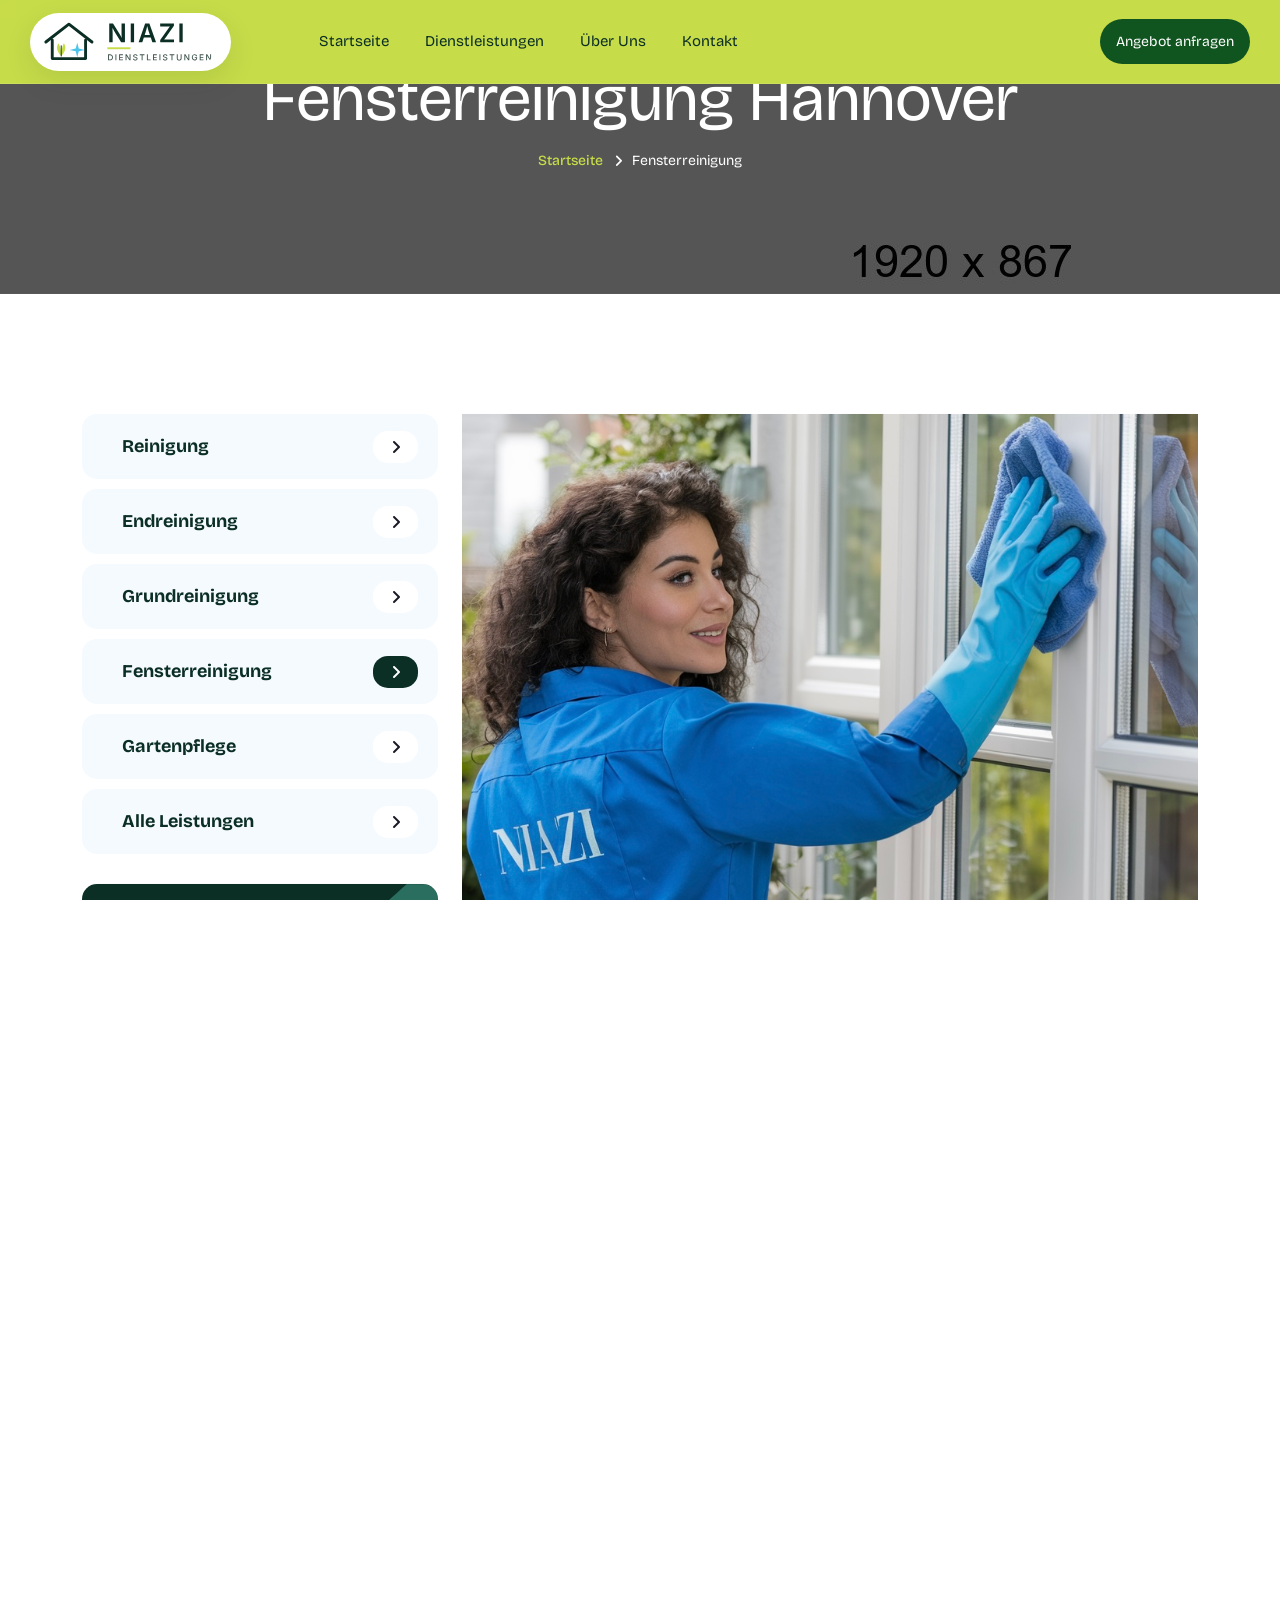
<file: fensterreinigung.html>
<!DOCTYPE html>
<html lang="de">
<head>
<meta charset="utf-8">
 <title>Fensterreinigung Hannover | Niazi Dienstleistungen</title>
<meta name="description" content="Fensterreinigung in Hannover, innen und außen, ohne Streifen. Ab 8 € pro Standardfenster.">
<!-- Stylesheets -->
<link href="css/bootstrap.min.css" rel="stylesheet">
<link href="css/style.css" rel="stylesheet">
<link href="css/niazi.css" rel="stylesheet">

<link rel="icon" href="images/niazi/favicon.svg" type="image/svg+xml">

<!-- Responsive -->
<meta http-equiv="X-UA-Compatible" content="IE=edge">
<meta name="viewport" content="width=device-width, initial-scale=1.0">
</head>

<body>
  <div class="page-wrapper">

    <!-- Preloader Start -->
      <div class="preloader"></div>

       <!-- Back To Top Start -->
        <button id="back-top" class="back-to-top">
            <i class="fa-regular fa-arrow-up"></i>
        </button>

        <!-- MouseCursor Start -->
        <div class="mouseCursor cursor-outer"></div>
        <div class="mouseCursor cursor-inner"></div>

      <!-- Main Header-->
      <header class="main-header header-style-one header-1 innerpage-style">
        <!-- Header Lower -->
        <div class="header-lower">
          <!-- Main box -->
          <div class="main-box">
            <div class="logo">
              <a href="index.html"><img src="images/niazi/logo.svg" alt="Niazi Dienstleistungen"></a>
            </div>
            <!--Nav Box-->
            <div class="nav-outer">
              <nav class="nav main-menu">
                <ul class="navigation">
                  <li><a href="index.html">Startseite</a></li>
                  <li><a href="index.html#leistungen">Dienstleistungen</a></li>
                  <li><a href="index.html#ueber-uns">Über uns</a></li>
                  <li><a href="kontakt.html">Kontakt</a></li>
                </ul>
              </nav>
            
              <div class="outer-box">
                <!-- Main Menu End-->
                <div class="ui-btn-outer">
                  <ul class="header-contact">
                    <li>
                        <div class="icon">
                          <img src="images/logo/location.png" alt="">
                        </div>
                        <div class="content">
                          <div class="text">Hannover &amp; Region</div>
                        </div>
                    </li>
                    <li>
                      <div class="line"></div>
                    </li>
                    <li>
                        <div class="icon">
                          <img src="images/logo/call.png" alt="">
                        </div>
                        <div class="content">
                          <div class="text"><a href="tel:+491754218151">0175 4218151</a></div>
                        </div>
                    </li>
                  </ul>
                  <a href="https://wa.me/491754218151?text=Hallo%2C%20ich%20interessiere%20mich%20f%C3%BCr%20ein%20Angebot." class="contact-btn" target="_blank" rel="noopener">Angebot anfragen</a>
                  <!-- Mobile Nav toggler -->
                </div>
                <div class="mobile-nav-toggler"><span class="icon lnr-icon-bars"></span></div>
              </div>
            </div>
          </div>
        </div>
        <!-- End Header Lower -->

        <!-- Mobile Menu  -->
        <div class="mobile-menu">
          <div class="menu-backdrop"></div>

          <!--Here Menu Will Come Automatically Via Javascript / Same Menu as in Header-->
          <nav class="menu-box">
            <div class="upper-box">
              <div class="nav-logo">
                <a href="index.html"><img src="images/niazi/logo-on-dark.svg" alt="Niazi Dienstleistungen"></a>
              </div>
              <div class="close-btn"><i class="icon fa fa-times"></i></div>
            </div>

            <ul class="navigation clearfix">
              <!--Keep This Empty / Menu will come through Javascript-->
            </ul>
            <ul class="contact-list-one">
              <li>
                <!-- Contact Info Box -->
                <div class="contact-info-box">
                  <i class="icon lnr-icon-phone-handset"></i>
                  <span class="title">Anrufen</span>
                  <a href="tel:+491754218151">0175 4218151</a>
                </div>
              </li>
              <li>
                <!-- Contact Info Box -->
                <div class="contact-info-box">
                  <span class="icon lnr-icon-envelope1"></span>
                  <span class="title">E-Mail</span>
                  <a href="mailto:info@niazi-dienstleistungen.com">info@niazi-dienstleistungen.com</a>
                </div>
              </li>
              <li>
                <!-- Contact Info Box -->
                <div class="contact-info-box">
                  <span class="icon lnr-icon-clock"></span>
                  <span class="title">Termine</span>
                  nach Vereinbarung
                </div>
              </li>
            </ul>
            <ul class="social-links">
              <li><a href="https://wa.me/491754218151?text=Hallo%2C%20ich%20interessiere%20mich%20f%C3%BCr%20ein%20Angebot." aria-label="WhatsApp"><i class="fab fa-whatsapp"></i></a></li>
            </ul>
          </nav>
        </div>
        <!-- End Mobile Menu -->

        <!-- Sticky Header  -->
        <div class="sticky-header">
          <div class="auto-container">
            <div class="inner-container">
              <!--Logo-->
              <div class="logo">
                <a href="index.html"><img src="images/niazi/logo.svg" alt="Niazi Dienstleistungen"></a>
              </div>

              <!--Right Col-->
              <div class="nav-outer">
                <!-- Main Menu -->
                <nav class="main-menu">
                  <div class="navbar-collapse show collapse clearfix">
                    <ul class="navigation clearfix">
                      <!--Keep This Empty / Menu will come through Javascript-->
                    </ul>
                  </div>
                </nav>
                <!-- Main Menu End-->

                <!--Mobile Navigation Toggler-->
                <div class="mobile-nav-toggler"><span class="icon lnr-icon-bars"></span></div>
              </div>
            </div>
          </div>
        </div>
        <!-- End Sticky Menu -->
      </header>
      <!--End Main Header -->


    <div id="smooth-wrapper">
      <div id="smooth-content">

         <!-- Start main-content -->
        <section class="page-title" style="background-image: url(images/background/page-title.jpg);">
          <div class="auto-container">
            <div class="title-outer text-center">
              <h1 class="title">Fensterreinigung Hannover</h1>
              <ul class="page-breadcrumb">
                <li><a href="index.html">Startseite</a></li>
                <li>Fensterreinigung</li>
              </ul>
            </div>
          </div>
        </section>
<section class="services-details pt-120 pb-120">
          <div class="container">
            <div class="row">
              <div class="col-xl-4 col-lg-4">
                <div class="service-sidebar">
                  <div class="sidebar-widget service-sidebar-single">
                    <div class="sidebar-service-list"><ul><li><a href="reinigung.html"><i class="fas fa-angle-right"></i><span>Reinigung</span></a></li><li><a href="endreinigung.html"><i class="fas fa-angle-right"></i><span>Endreinigung</span></a></li><li><a href="grundreinigung.html"><i class="fas fa-angle-right"></i><span>Grundreinigung</span></a></li><li class="current"><a href="fensterreinigung.html"><i class="fas fa-angle-right"></i><span>Fensterreinigung</span></a></li><li><a href="gartenpflege.html"><i class="fas fa-angle-right"></i><span>Gartenpflege</span></a></li><li><a href="dienstleistungen.html"><i class="fas fa-angle-right"></i><span>Alle Leistungen</span></a></li></ul></div>
                    <div class="service-details-help">
                      <div class="help-shape-1"></div>
                      <div class="help-shape-2"></div>
                      <h2 class="help-title">Angebot<br> anfragen</h2>
                      <div class="help-icon"><span class="lnr-icon-phone-handset"></span></div>
                      <div class="help-contact">
                        <p>Direkt mit Jahangir Niazi sprechen</p>
                        <a href="tel:+491754218151">0175 4218151</a>
                      </div>
                    </div>
                    <div class="sidebar-widget service-sidebar-single mt-4">
                      <a href="https://wa.me/491754218151?text=Hallo%2C%20ich%20interessiere%20mich%20f%C3%BCr%20ein%20Angebot." class="theme-btn btn-style-one d-grid" target="_blank" rel="noopener"><span class="btn-title">Per WhatsApp anfragen</span></a>
                    </div>
                  </div>
                </div>
              </div>
              <div class="col-xl-8 col-lg-8">
                <div class="services-details__content">
                  <img class="w-100" src="images/niazi/Fenster.PNG" alt="">
                  <h3 class="mt-4 mb-2">Professionelle Fensterreinigung in Hannover</h3>
                  <p>Wir reinigen Glasflächen innen und außen, inklusive Rahmen und Fensterbank. Vom einfachen Fenster bis zum Dachfenster oder Wintergarten, für Haushalte und Gewerbe.</p>
                  <h3>Enthalten</h3><ul class="niazi-list"><li>Glasflächen innen und außen</li><li>Rahmen und Dichtungen</li><li>Fensterbänke</li><li>Hartnäckige Verschmutzungen</li><li>Auf Wunsch Jalousien und Rollläden</li><li>Privathaushalte und Gewerbeobjekte, auch Glasfronten und Schaufenster</li></ul><h3 class='mt-4'>Preise für Fensterreinigung in Hannover</h3><table class="niazi-prices"><tr><td>Standardfenster, beidseitig</td><td>ab 8 €</td></tr><tr><td>Große Fenster / Balkontüren</td><td>ab 12 €</td></tr><tr><td>Dachfenster</td><td>ab 15 €</td></tr><tr><td>Wintergarten</td><td>ab 80 € pauschal</td></tr></table><p class="niazi-price-note">Preise inklusive Mehrwertsteuer. Mindestauftragswert 60 €.</p><h3>Das sagen Kunden</h3><blockquote class="niazi-quote"><p>„Endlich mal eine Fensterreinigung ohne Schlieren! Das Team arbeitet sehr gründlich und sauber.“</p><p><strong>Klaus M. aus Hannover-Bothfeld</strong></p></blockquote><blockquote class="niazi-quote"><p>„Selbst bei unseren schwer erreichbaren Dachfenstern hat alles perfekt geklappt. Sehr empfehlenswert!“</p><p><strong>Sabine W. aus Hannover-Südstadt</strong></p></blockquote><h3 class="mt-4">Häufige Fragen</h3><ul class="accordion-box mt-25"><li class="accordion block active-block">
          <div class="acc-btn active"><h4 class="title"><span class="number">01</span> Wie oft sollten Fenster professionell gereinigt werden?</h4><div class="icon fa-regular fa-plus"></div></div>
          <div class="acc-content current"><div class="content"><div class="text">Das hängt von Lage, Wetter und Verschmutzung ab. Wir sagen Ihnen, welcher Rhythmus zu Ihren Fenstern passt.</div></div></div>
        </li><li class="accordion block">
          <div class="acc-btn"><h4 class="title"><span class="number">02</span> Können auch schwer erreichbare Fenster gereinigt werden?</h4><div class="icon fa-regular fa-plus"></div></div>
          <div class="acc-content"><div class="content"><div class="text">Ja. Dachfenster und andere schwer erreichbare Elemente gehören dazu. Dachfenster rechnen wir ab 15 € ab.</div></div></div>
        </li></ul>
                  <div class="mt-4"><a class="theme-btn-main" href="kontakt.html">
                              <span class="theme-btn-arrow-left"> <i class="fa-solid fa-arrow-right"></i> </span>
                              <span class="theme-btn">Angebot anfordern</span>
                              <span class="theme-btn-arrow-right"> <i class="fa-solid fa-arrow-right"></i> </span>
                            </a></div>
                </div>
              </div>
            </div>
          </div>
        </section>
<!-- Footer Section Start -->
        <footer class="footer-section">
          <div class="footer-area">
            <div class="footer-shape1 float-bob-y"><img src="images/icons/footer-shape1-1.png" alt=""></div>
            <div class="footer-shape2 float-bob-y"><img src="images/icons/footer-shape1-2.png" alt=""></div>
              <div class="container">
                <div class="footer-widget-wrapper">
                  <div class="row justify-content-between">
                      <div class="col-xl-4 col-lg-6 col-md-6 wow fadeInUp" data-wow-delay=".2s">
                        <div class="footer-single-widget">
                          <div class="widget-head widget-logo">
                              <a href="index.html" class="footer-logo"><img src="images/niazi/logo-on-dark.svg" alt="Niazi Dienstleistungen"></a>
                          </div>
                          <div class="footer-content">
                              <div class="text">Professionelle Reinigung und Gartenpflege in Hannover und Umgebung. Zuverlässig, gründlich und zu fairen Preisen.</div>
                              <a class="theme-btn-main" href="kontakt.html">
                              <span class="theme-btn-arrow-left"> <i class="fa-solid fa-arrow-right"></i> </span>
                              <span class="theme-btn">Angebot anfragen</span>
                              <span class="theme-btn-arrow-right"> <i class="fa-solid fa-arrow-right"></i> </span>
                            </a>
                          </div>
                        </div>
                      </div>
                      <div class="col-xl-2 col-lg-3 col-md-4 col-sm-6 col-6 wow fadeInUp" data-wow-delay=".4s">
                        <div class="footer-single-widget">
                          <div class="widget-head"><h4 class="title">Unternehmen</h4></div>
                          <ul class="user-links">
                              <li><a href="ueber-uns.html">Über uns</a></li>
                              <li><a href="kontakt.html">Kontakt</a></li>
                              <li><a href="impressum.html">Impressum</a></li>
                              <li><a href="datenschutz.html">Datenschutz</a></li>
                              <li><a href="agb.html">AGB</a></li>
                            </ul>
                        </div>
                      </div>
                      <div class="col-xl-1 d-none d-xl-block"></div>
                      <div class="col-xl-2 col-lg-3 col-md-6 col-sm-6 col-6 wow fadeInUp" data-wow-delay=".6s">
                        <div class="footer-single-widget">
                          <div class="widget-head"><h4 class="title">Leistungen</h4></div>
                          <ul class="user-links">
                              <li><a href="endreinigung.html">Endreinigung</a></li>
                              <li><a href="grundreinigung.html">Grundreinigung</a></li>
                              <li><a href="fensterreinigung.html">Fensterreinigung</a></li>
                              <li><a href="gartenpflege.html">Gartenpflege</a></li>
                              <li><a href="dienstleistungen.html">Alle Leistungen</a></li>
                            </ul>
                        </div>
                      </div>
                      <div class="col-xl-1 d-none d-xl-block"></div>
                       <div class="col-xl-2 col-md-6 col-sm-6 wow fadeInUp" data-wow-delay=".8s">
                        <div class="footer-single-widget">
                          <div class="widget-head"><h4 class="title">Kontakt</h4></div>
                          <div class="footer-contact">
                            <div class="text">Shepton-Mallet-Ring 10<br>30655 Hannover</div>
                              <div class="footer-info">
                                <h5 class="info-title">Telefon</h5>
                                <a href="tel:+491754218151" class="number">0175 4218151</a>
                                <a href="mailto:info@niazi-dienstleistungen.com" class="email">info@niazi-dienstleistungen.com</a>
                              </div>
                          </div>
                        </div>
                      </div>
                  </div>
                </div>
                <div class="footer-middle-wrapper wow fadeInUp" data-wow-delay=".3s">
                    <ul>
                        <li><span class="week-text">Termine: </span><span class="time-text">nach Vereinbarung</span></li>
                        <li><span class="week-text">WhatsApp:</span><span class="time-text">0175 4218151</span></li>
                    </ul>
                    <ul class="social-icon-list1">
                        <li><a href="https://wa.me/491754218151?text=Hallo%2C%20ich%20interessiere%20mich%20f%C3%BCr%20ein%20Angebot." aria-label="WhatsApp"><i class="fa-brands fa-whatsapp"></i></a></li>
                    </ul>
                </div>
              </div>
              <div class="footer-bottom">
                <div class="container">
                  <div class="footer-bottom-wrapper wow fadeInUp" data-wow-delay=".3s">
                    <p>© 2026 Niazi Dienstleistungen. Alle Rechte vorbehalten.</p>
                    <ul class="footer-menu">
                      <li><a href="impressum.html">Impressum</a></li>
                      <li><a href="datenschutz.html">Datenschutz</a></li>
                      <li><a href="agb.html">AGB</a></li>
                    </ul>
                  </div>
                </div>
              </div>
          </div>
        </footer>

    </div>
    </div>  

   </div>

  <!-- End Page Wrapper -->
  <script src="js/jquery.js"></script>
  <script src="js/popper.min.js"></script>
  <script src="js/bootstrap.min.js"></script>
  <script src="js/jquery.fancybox.js"></script>
  <script src="js/jquery-ui.js"></script>
  <script src="js/gsap.js"></script>
  <script src="js/three.js"></script>
  <script src="js/hover-effect.umd.js"></script>
  <script src="js/gsap-scroll-to-plugin.js"></script>
  <script src="js/gsap-scroll-smoother.js"></script>
  <script src="js/gsap-scroll-trigger.js"></script>
  <script src="js/gsap-split-text.js"></script>
  <script src="js/split-type.min.js"></script>
  <script src="js/parallaxie.js"></script>
  <script src="js/jquery.magnific-popup.min.js"></script>
  <script src="js/wow.js"></script>
  <script src="js/bxslider.js"></script>
  <script src="js/nice-select.min.js"></script>
  <script src="js/knob.js"></script>
  <script src="js/appear.js"></script>
  <script src="js/slick.js"></script>
  <script src="js/swiper.min.js"></script>
  <script src="js/mixitup.js"></script>
  <script src="js/script.js"></script>
  <script src="js/script-gsap.js"></script>
  <script src="js/niazi.js"></script>
</body>

</html>
</file>
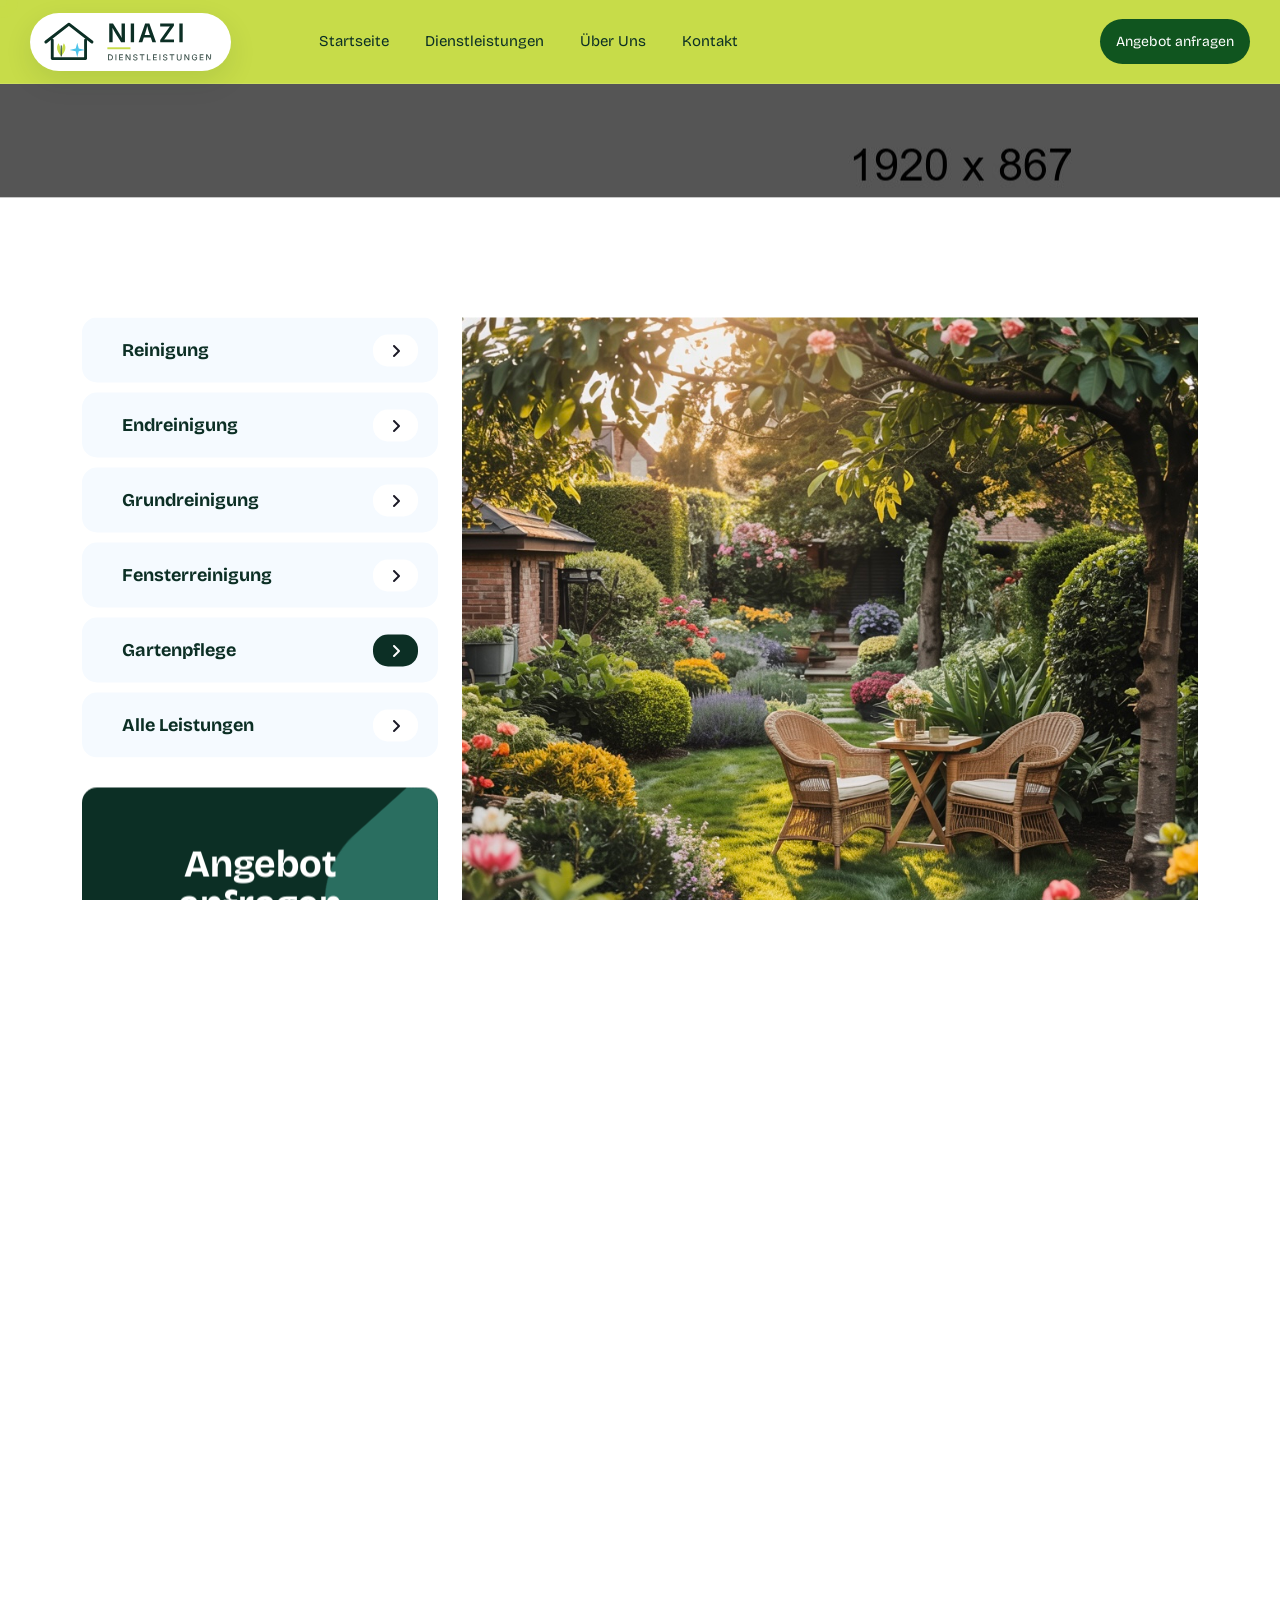
<file: gartenpflege.html>
<!DOCTYPE html>
<html lang="de">
<head>
<meta charset="utf-8">
 <title>Gartenpflege Hannover | Niazi Dienstleistungen</title>
<meta name="description" content="Gartenpflege in Hannover: Rasen, Hecken, Bäume, Laub und Entsorgung aus einer Hand.">
<!-- Stylesheets -->
<link href="css/bootstrap.min.css" rel="stylesheet">
<link href="css/style.css" rel="stylesheet">
<link href="css/niazi.css" rel="stylesheet">

<link rel="icon" href="images/niazi/favicon.svg" type="image/svg+xml">

<!-- Responsive -->
<meta http-equiv="X-UA-Compatible" content="IE=edge">
<meta name="viewport" content="width=device-width, initial-scale=1.0">
</head>

<body>
  <div class="page-wrapper">

    <!-- Preloader Start -->
      <div class="preloader"></div>

       <!-- Back To Top Start -->
        <button id="back-top" class="back-to-top">
            <i class="fa-regular fa-arrow-up"></i>
        </button>

        <!-- MouseCursor Start -->
        <div class="mouseCursor cursor-outer"></div>
        <div class="mouseCursor cursor-inner"></div>

      <!-- Main Header-->
      <header class="main-header header-style-one header-1 innerpage-style">
        <!-- Header Lower -->
        <div class="header-lower">
          <!-- Main box -->
          <div class="main-box">
            <div class="logo">
              <a href="index.html"><img src="images/niazi/logo.svg" alt="Niazi Dienstleistungen"></a>
            </div>
            <!--Nav Box-->
            <div class="nav-outer">
              <nav class="nav main-menu">
                <ul class="navigation">
                  <li><a href="index.html">Startseite</a></li>
                  <li><a href="index.html#leistungen">Dienstleistungen</a></li>
                  <li><a href="index.html#ueber-uns">Über uns</a></li>
                  <li><a href="kontakt.html">Kontakt</a></li>
                </ul>
              </nav>
            
              <div class="outer-box">
                <!-- Main Menu End-->
                <div class="ui-btn-outer">
                  <ul class="header-contact">
                    <li>
                        <div class="icon">
                          <img src="images/logo/location.png" alt="">
                        </div>
                        <div class="content">
                          <div class="text">Hannover &amp; Region</div>
                        </div>
                    </li>
                    <li>
                      <div class="line"></div>
                    </li>
                    <li>
                        <div class="icon">
                          <img src="images/logo/call.png" alt="">
                        </div>
                        <div class="content">
                          <div class="text"><a href="tel:+491754218151">0175 4218151</a></div>
                        </div>
                    </li>
                  </ul>
                  <a href="https://wa.me/491754218151?text=Hallo%2C%20ich%20interessiere%20mich%20f%C3%BCr%20ein%20Angebot." class="contact-btn" target="_blank" rel="noopener">Angebot anfragen</a>
                  <!-- Mobile Nav toggler -->
                </div>
                <div class="mobile-nav-toggler"><span class="icon lnr-icon-bars"></span></div>
              </div>
            </div>
          </div>
        </div>
        <!-- End Header Lower -->

        <!-- Mobile Menu  -->
        <div class="mobile-menu">
          <div class="menu-backdrop"></div>

          <!--Here Menu Will Come Automatically Via Javascript / Same Menu as in Header-->
          <nav class="menu-box">
            <div class="upper-box">
              <div class="nav-logo">
                <a href="index.html"><img src="images/niazi/logo-on-dark.svg" alt="Niazi Dienstleistungen"></a>
              </div>
              <div class="close-btn"><i class="icon fa fa-times"></i></div>
            </div>

            <ul class="navigation clearfix">
              <!--Keep This Empty / Menu will come through Javascript-->
            </ul>
            <ul class="contact-list-one">
              <li>
                <!-- Contact Info Box -->
                <div class="contact-info-box">
                  <i class="icon lnr-icon-phone-handset"></i>
                  <span class="title">Anrufen</span>
                  <a href="tel:+491754218151">0175 4218151</a>
                </div>
              </li>
              <li>
                <!-- Contact Info Box -->
                <div class="contact-info-box">
                  <span class="icon lnr-icon-envelope1"></span>
                  <span class="title">E-Mail</span>
                  <a href="mailto:info@niazi-dienstleistungen.com">info@niazi-dienstleistungen.com</a>
                </div>
              </li>
              <li>
                <!-- Contact Info Box -->
                <div class="contact-info-box">
                  <span class="icon lnr-icon-clock"></span>
                  <span class="title">Termine</span>
                  nach Vereinbarung
                </div>
              </li>
            </ul>
            <ul class="social-links">
              <li><a href="https://wa.me/491754218151?text=Hallo%2C%20ich%20interessiere%20mich%20f%C3%BCr%20ein%20Angebot." aria-label="WhatsApp"><i class="fab fa-whatsapp"></i></a></li>
            </ul>
          </nav>
        </div>
        <!-- End Mobile Menu -->

        <!-- Sticky Header  -->
        <div class="sticky-header">
          <div class="auto-container">
            <div class="inner-container">
              <!--Logo-->
              <div class="logo">
                <a href="index.html"><img src="images/niazi/logo.svg" alt="Niazi Dienstleistungen"></a>
              </div>

              <!--Right Col-->
              <div class="nav-outer">
                <!-- Main Menu -->
                <nav class="main-menu">
                  <div class="navbar-collapse show collapse clearfix">
                    <ul class="navigation clearfix">
                      <!--Keep This Empty / Menu will come through Javascript-->
                    </ul>
                  </div>
                </nav>
                <!-- Main Menu End-->

                <!--Mobile Navigation Toggler-->
                <div class="mobile-nav-toggler"><span class="icon lnr-icon-bars"></span></div>
              </div>
            </div>
          </div>
        </div>
        <!-- End Sticky Menu -->
      </header>
      <!--End Main Header -->


    <div id="smooth-wrapper">
      <div id="smooth-content">

         <!-- Start main-content -->
        <section class="page-title" style="background-image: url(images/background/page-title.jpg);">
          <div class="auto-container">
            <div class="title-outer text-center">
              <h1 class="title">Gartenpflege Hannover</h1>
              <ul class="page-breadcrumb">
                <li><a href="index.html">Startseite</a></li>
                <li>Gartenpflege</li>
              </ul>
            </div>
          </div>
        </section>
<section class="services-details pt-120 pb-120">
          <div class="container">
            <div class="row">
              <div class="col-xl-4 col-lg-4">
                <div class="service-sidebar">
                  <div class="sidebar-widget service-sidebar-single">
                    <div class="sidebar-service-list"><ul><li><a href="reinigung.html"><i class="fas fa-angle-right"></i><span>Reinigung</span></a></li><li><a href="endreinigung.html"><i class="fas fa-angle-right"></i><span>Endreinigung</span></a></li><li><a href="grundreinigung.html"><i class="fas fa-angle-right"></i><span>Grundreinigung</span></a></li><li><a href="fensterreinigung.html"><i class="fas fa-angle-right"></i><span>Fensterreinigung</span></a></li><li class="current"><a href="gartenpflege.html"><i class="fas fa-angle-right"></i><span>Gartenpflege</span></a></li><li><a href="dienstleistungen.html"><i class="fas fa-angle-right"></i><span>Alle Leistungen</span></a></li></ul></div>
                    <div class="service-details-help">
                      <div class="help-shape-1"></div>
                      <div class="help-shape-2"></div>
                      <h2 class="help-title">Angebot<br> anfragen</h2>
                      <div class="help-icon"><span class="lnr-icon-phone-handset"></span></div>
                      <div class="help-contact">
                        <p>Direkt mit Jahangir Niazi sprechen</p>
                        <a href="tel:+491754218151">0175 4218151</a>
                      </div>
                    </div>
                    <div class="sidebar-widget service-sidebar-single mt-4">
                      <a href="https://wa.me/491754218151?text=Hallo%2C%20ich%20interessiere%20mich%20f%C3%BCr%20ein%20Angebot." class="theme-btn btn-style-one d-grid" target="_blank" rel="noopener"><span class="btn-title">Per WhatsApp anfragen</span></a>
                    </div>
                  </div>
                </div>
              </div>
              <div class="col-xl-8 col-lg-8">
                <div class="services-details__content">
                  <img class="w-100" src="images/niazi/Garten.PNG" alt="">
                  <h3 class="mt-4 mb-2">Professionelle Gartenpflege in Hannover</h3>
                  <p>Wir pflegen Gärten in Hannover und Umgebung: Rasen, Hecken, Sträucher, Bäume, Laub und Grünabfälle. Mit eigenen Geräten und ohne aggressive Chemikalien.</p><p>Die Termine richten sich nach Ihrem Garten und der Jahreszeit. Beratung und Preis nennen wir vor Beginn der Arbeit.</p>
                  <h3>Gartenarbeiten</h3><ul class="niazi-list"><li>Baumpflege und fachgerechter Baumschnitt</li><li>Rasenpflege, Rasenschnitt und Verlegung von Rasenrollen</li><li>Heckenschnitt und Formschnitt</li><li>Strauchschnitt und Büsche schneiden</li><li>Unkrautentfernung</li><li>Laubentfernung von Rasen, Wegen und Beeten</li><li>Entsorgung von Gartenschnitt, Ästen und Grünabfällen</li><li>Gehwegreinigung</li><li>Gartenbewässerung</li></ul><h3 class="mt-4">Worauf Sie sich verlassen können</h3><ul class="niazi-list"><li>Erfahrene Ausführung und moderne Gartengeräte</li><li>Termine nach Ihren Wünschen</li><li>Umweltbewusste Arbeitsweise</li><li>Kostenlose Beratung und transparente Preise</li></ul>
                  <div class="mt-4"><a class="theme-btn-main" href="kontakt.html">
                              <span class="theme-btn-arrow-left"> <i class="fa-solid fa-arrow-right"></i> </span>
                              <span class="theme-btn">Angebot anfordern</span>
                              <span class="theme-btn-arrow-right"> <i class="fa-solid fa-arrow-right"></i> </span>
                            </a></div>
                </div>
              </div>
            </div>
          </div>
        </section>
<!-- Footer Section Start -->
        <footer class="footer-section">
          <div class="footer-area">
            <div class="footer-shape1 float-bob-y"><img src="images/icons/footer-shape1-1.png" alt=""></div>
            <div class="footer-shape2 float-bob-y"><img src="images/icons/footer-shape1-2.png" alt=""></div>
              <div class="container">
                <div class="footer-widget-wrapper">
                  <div class="row justify-content-between">
                      <div class="col-xl-4 col-lg-6 col-md-6 wow fadeInUp" data-wow-delay=".2s">
                        <div class="footer-single-widget">
                          <div class="widget-head widget-logo">
                              <a href="index.html" class="footer-logo"><img src="images/niazi/logo-on-dark.svg" alt="Niazi Dienstleistungen"></a>
                          </div>
                          <div class="footer-content">
                              <div class="text">Professionelle Reinigung und Gartenpflege in Hannover und Umgebung. Zuverlässig, gründlich und zu fairen Preisen.</div>
                              <a class="theme-btn-main" href="kontakt.html">
                              <span class="theme-btn-arrow-left"> <i class="fa-solid fa-arrow-right"></i> </span>
                              <span class="theme-btn">Angebot anfragen</span>
                              <span class="theme-btn-arrow-right"> <i class="fa-solid fa-arrow-right"></i> </span>
                            </a>
                          </div>
                        </div>
                      </div>
                      <div class="col-xl-2 col-lg-3 col-md-4 col-sm-6 col-6 wow fadeInUp" data-wow-delay=".4s">
                        <div class="footer-single-widget">
                          <div class="widget-head"><h4 class="title">Unternehmen</h4></div>
                          <ul class="user-links">
                              <li><a href="ueber-uns.html">Über uns</a></li>
                              <li><a href="kontakt.html">Kontakt</a></li>
                              <li><a href="impressum.html">Impressum</a></li>
                              <li><a href="datenschutz.html">Datenschutz</a></li>
                              <li><a href="agb.html">AGB</a></li>
                            </ul>
                        </div>
                      </div>
                      <div class="col-xl-1 d-none d-xl-block"></div>
                      <div class="col-xl-2 col-lg-3 col-md-6 col-sm-6 col-6 wow fadeInUp" data-wow-delay=".6s">
                        <div class="footer-single-widget">
                          <div class="widget-head"><h4 class="title">Leistungen</h4></div>
                          <ul class="user-links">
                              <li><a href="endreinigung.html">Endreinigung</a></li>
                              <li><a href="grundreinigung.html">Grundreinigung</a></li>
                              <li><a href="fensterreinigung.html">Fensterreinigung</a></li>
                              <li><a href="gartenpflege.html">Gartenpflege</a></li>
                              <li><a href="dienstleistungen.html">Alle Leistungen</a></li>
                            </ul>
                        </div>
                      </div>
                      <div class="col-xl-1 d-none d-xl-block"></div>
                       <div class="col-xl-2 col-md-6 col-sm-6 wow fadeInUp" data-wow-delay=".8s">
                        <div class="footer-single-widget">
                          <div class="widget-head"><h4 class="title">Kontakt</h4></div>
                          <div class="footer-contact">
                            <div class="text">Shepton-Mallet-Ring 10<br>30655 Hannover</div>
                              <div class="footer-info">
                                <h5 class="info-title">Telefon</h5>
                                <a href="tel:+491754218151" class="number">0175 4218151</a>
                                <a href="mailto:info@niazi-dienstleistungen.com" class="email">info@niazi-dienstleistungen.com</a>
                              </div>
                          </div>
                        </div>
                      </div>
                  </div>
                </div>
                <div class="footer-middle-wrapper wow fadeInUp" data-wow-delay=".3s">
                    <ul>
                        <li><span class="week-text">Termine: </span><span class="time-text">nach Vereinbarung</span></li>
                        <li><span class="week-text">WhatsApp:</span><span class="time-text">0175 4218151</span></li>
                    </ul>
                    <ul class="social-icon-list1">
                        <li><a href="https://wa.me/491754218151?text=Hallo%2C%20ich%20interessiere%20mich%20f%C3%BCr%20ein%20Angebot." aria-label="WhatsApp"><i class="fa-brands fa-whatsapp"></i></a></li>
                    </ul>
                </div>
              </div>
              <div class="footer-bottom">
                <div class="container">
                  <div class="footer-bottom-wrapper wow fadeInUp" data-wow-delay=".3s">
                    <p>© 2026 Niazi Dienstleistungen. Alle Rechte vorbehalten.</p>
                    <ul class="footer-menu">
                      <li><a href="impressum.html">Impressum</a></li>
                      <li><a href="datenschutz.html">Datenschutz</a></li>
                      <li><a href="agb.html">AGB</a></li>
                    </ul>
                  </div>
                </div>
              </div>
          </div>
        </footer>

    </div>
    </div>  

   </div>

  <!-- End Page Wrapper -->
  <script src="js/jquery.js"></script>
  <script src="js/popper.min.js"></script>
  <script src="js/bootstrap.min.js"></script>
  <script src="js/jquery.fancybox.js"></script>
  <script src="js/jquery-ui.js"></script>
  <script src="js/gsap.js"></script>
  <script src="js/three.js"></script>
  <script src="js/hover-effect.umd.js"></script>
  <script src="js/gsap-scroll-to-plugin.js"></script>
  <script src="js/gsap-scroll-smoother.js"></script>
  <script src="js/gsap-scroll-trigger.js"></script>
  <script src="js/gsap-split-text.js"></script>
  <script src="js/split-type.min.js"></script>
  <script src="js/parallaxie.js"></script>
  <script src="js/jquery.magnific-popup.min.js"></script>
  <script src="js/wow.js"></script>
  <script src="js/bxslider.js"></script>
  <script src="js/nice-select.min.js"></script>
  <script src="js/knob.js"></script>
  <script src="js/appear.js"></script>
  <script src="js/slick.js"></script>
  <script src="js/swiper.min.js"></script>
  <script src="js/mixitup.js"></script>
  <script src="js/script.js"></script>
  <script src="js/script-gsap.js"></script>
  <script src="js/niazi.js"></script>
</body>

</html>
</file>
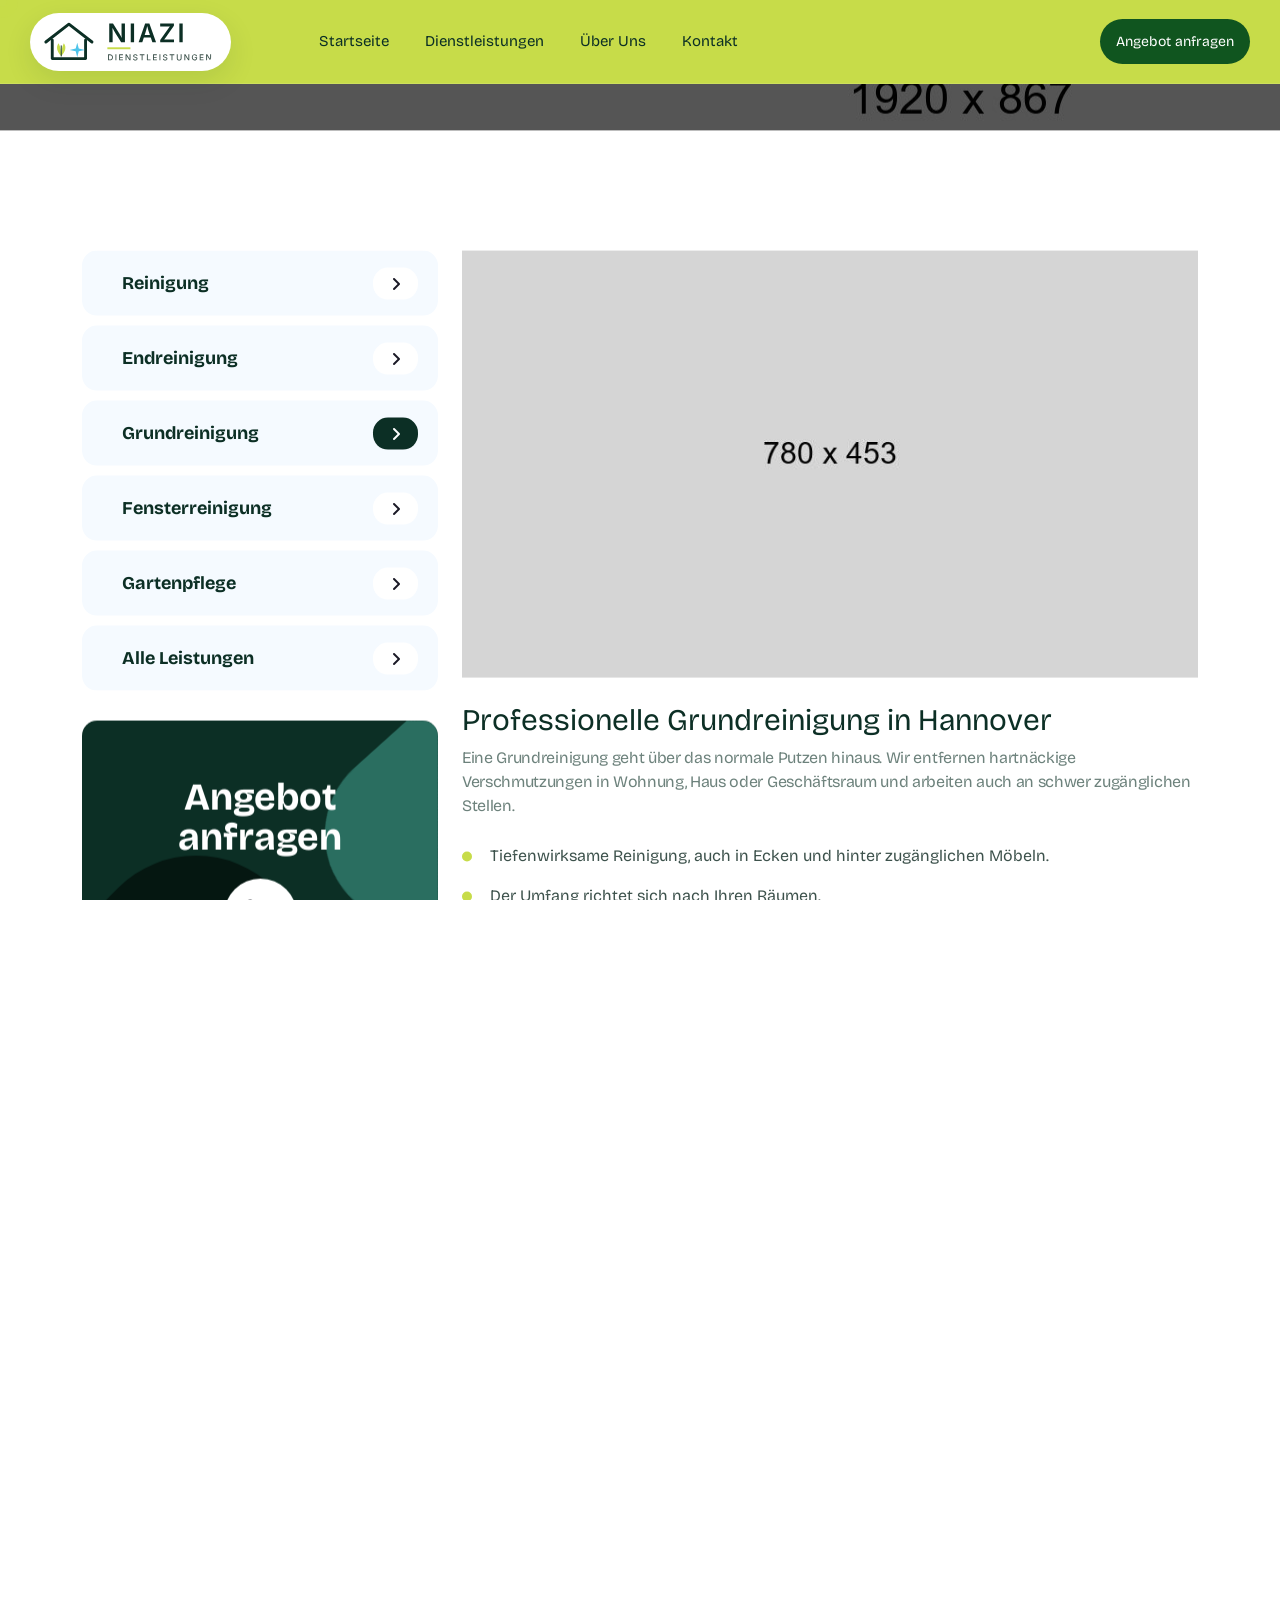
<file: grundreinigung.html>
<!DOCTYPE html>
<html lang="de">
<head>
<meta charset="utf-8">
 <title>Grundreinigung Hannover | Niazi Dienstleistungen</title>
<meta name="description" content="Grundreinigung für Wohnungen und Häuser in Hannover. Tiefenreinigung ab 139 €.">
<!-- Stylesheets -->
<link href="css/bootstrap.min.css" rel="stylesheet">
<link href="css/style.css" rel="stylesheet">
<link href="css/niazi.css" rel="stylesheet">

<link rel="icon" href="images/niazi/favicon.svg" type="image/svg+xml">

<!-- Responsive -->
<meta http-equiv="X-UA-Compatible" content="IE=edge">
<meta name="viewport" content="width=device-width, initial-scale=1.0">
</head>

<body>
  <div class="page-wrapper">

    <!-- Preloader Start -->
      <div class="preloader"></div>

       <!-- Back To Top Start -->
        <button id="back-top" class="back-to-top">
            <i class="fa-regular fa-arrow-up"></i>
        </button>

        <!-- MouseCursor Start -->
        <div class="mouseCursor cursor-outer"></div>
        <div class="mouseCursor cursor-inner"></div>

      <!-- Main Header-->
      <header class="main-header header-style-one header-1 innerpage-style">
        <!-- Header Lower -->
        <div class="header-lower">
          <!-- Main box -->
          <div class="main-box">
            <div class="logo">
              <a href="index.html"><img src="images/niazi/logo.svg" alt="Niazi Dienstleistungen"></a>
            </div>
            <!--Nav Box-->
            <div class="nav-outer">
              <nav class="nav main-menu">
                <ul class="navigation">
                  <li><a href="index.html">Startseite</a></li>
                  <li><a href="index.html#leistungen">Dienstleistungen</a></li>
                  <li><a href="index.html#ueber-uns">Über uns</a></li>
                  <li><a href="kontakt.html">Kontakt</a></li>
                </ul>
              </nav>
            
              <div class="outer-box">
                <!-- Main Menu End-->
                <div class="ui-btn-outer">
                  <ul class="header-contact">
                    <li>
                        <div class="icon">
                          <img src="images/logo/location.png" alt="">
                        </div>
                        <div class="content">
                          <div class="text">Hannover &amp; Region</div>
                        </div>
                    </li>
                    <li>
                      <div class="line"></div>
                    </li>
                    <li>
                        <div class="icon">
                          <img src="images/logo/call.png" alt="">
                        </div>
                        <div class="content">
                          <div class="text"><a href="tel:+491754218151">0175 4218151</a></div>
                        </div>
                    </li>
                  </ul>
                  <a href="https://wa.me/491754218151?text=Hallo%2C%20ich%20interessiere%20mich%20f%C3%BCr%20ein%20Angebot." class="contact-btn" target="_blank" rel="noopener">Angebot anfragen</a>
                  <!-- Mobile Nav toggler -->
                </div>
                <div class="mobile-nav-toggler"><span class="icon lnr-icon-bars"></span></div>
              </div>
            </div>
          </div>
        </div>
        <!-- End Header Lower -->

        <!-- Mobile Menu  -->
        <div class="mobile-menu">
          <div class="menu-backdrop"></div>

          <!--Here Menu Will Come Automatically Via Javascript / Same Menu as in Header-->
          <nav class="menu-box">
            <div class="upper-box">
              <div class="nav-logo">
                <a href="index.html"><img src="images/niazi/logo-on-dark.svg" alt="Niazi Dienstleistungen"></a>
              </div>
              <div class="close-btn"><i class="icon fa fa-times"></i></div>
            </div>

            <ul class="navigation clearfix">
              <!--Keep This Empty / Menu will come through Javascript-->
            </ul>
            <ul class="contact-list-one">
              <li>
                <!-- Contact Info Box -->
                <div class="contact-info-box">
                  <i class="icon lnr-icon-phone-handset"></i>
                  <span class="title">Anrufen</span>
                  <a href="tel:+491754218151">0175 4218151</a>
                </div>
              </li>
              <li>
                <!-- Contact Info Box -->
                <div class="contact-info-box">
                  <span class="icon lnr-icon-envelope1"></span>
                  <span class="title">E-Mail</span>
                  <a href="mailto:info@niazi-dienstleistungen.com">info@niazi-dienstleistungen.com</a>
                </div>
              </li>
              <li>
                <!-- Contact Info Box -->
                <div class="contact-info-box">
                  <span class="icon lnr-icon-clock"></span>
                  <span class="title">Termine</span>
                  nach Vereinbarung
                </div>
              </li>
            </ul>
            <ul class="social-links">
              <li><a href="https://wa.me/491754218151?text=Hallo%2C%20ich%20interessiere%20mich%20f%C3%BCr%20ein%20Angebot." aria-label="WhatsApp"><i class="fab fa-whatsapp"></i></a></li>
            </ul>
          </nav>
        </div>
        <!-- End Mobile Menu -->

        <!-- Sticky Header  -->
        <div class="sticky-header">
          <div class="auto-container">
            <div class="inner-container">
              <!--Logo-->
              <div class="logo">
                <a href="index.html"><img src="images/niazi/logo.svg" alt="Niazi Dienstleistungen"></a>
              </div>

              <!--Right Col-->
              <div class="nav-outer">
                <!-- Main Menu -->
                <nav class="main-menu">
                  <div class="navbar-collapse show collapse clearfix">
                    <ul class="navigation clearfix">
                      <!--Keep This Empty / Menu will come through Javascript-->
                    </ul>
                  </div>
                </nav>
                <!-- Main Menu End-->

                <!--Mobile Navigation Toggler-->
                <div class="mobile-nav-toggler"><span class="icon lnr-icon-bars"></span></div>
              </div>
            </div>
          </div>
        </div>
        <!-- End Sticky Menu -->
      </header>
      <!--End Main Header -->


    <div id="smooth-wrapper">
      <div id="smooth-content">

         <!-- Start main-content -->
        <section class="page-title" style="background-image: url(images/background/page-title.jpg);">
          <div class="auto-container">
            <div class="title-outer text-center">
              <h1 class="title">Grundreinigung Hannover</h1>
              <ul class="page-breadcrumb">
                <li><a href="index.html">Startseite</a></li>
                <li>Grundreinigung</li>
              </ul>
            </div>
          </div>
        </section>
<section class="services-details pt-120 pb-120">
          <div class="container">
            <div class="row">
              <div class="col-xl-4 col-lg-4">
                <div class="service-sidebar">
                  <div class="sidebar-widget service-sidebar-single">
                    <div class="sidebar-service-list"><ul><li><a href="reinigung.html"><i class="fas fa-angle-right"></i><span>Reinigung</span></a></li><li><a href="endreinigung.html"><i class="fas fa-angle-right"></i><span>Endreinigung</span></a></li><li class="current"><a href="grundreinigung.html"><i class="fas fa-angle-right"></i><span>Grundreinigung</span></a></li><li><a href="fensterreinigung.html"><i class="fas fa-angle-right"></i><span>Fensterreinigung</span></a></li><li><a href="gartenpflege.html"><i class="fas fa-angle-right"></i><span>Gartenpflege</span></a></li><li><a href="dienstleistungen.html"><i class="fas fa-angle-right"></i><span>Alle Leistungen</span></a></li></ul></div>
                    <div class="service-details-help">
                      <div class="help-shape-1"></div>
                      <div class="help-shape-2"></div>
                      <h2 class="help-title">Angebot<br> anfragen</h2>
                      <div class="help-icon"><span class="lnr-icon-phone-handset"></span></div>
                      <div class="help-contact">
                        <p>Direkt mit Jahangir Niazi sprechen</p>
                        <a href="tel:+491754218151">0175 4218151</a>
                      </div>
                    </div>
                    <div class="sidebar-widget service-sidebar-single mt-4">
                      <a href="https://wa.me/491754218151?text=Hallo%2C%20ich%20interessiere%20mich%20f%C3%BCr%20ein%20Angebot." class="theme-btn btn-style-one d-grid" target="_blank" rel="noopener"><span class="btn-title">Per WhatsApp anfragen</span></a>
                    </div>
                  </div>
                </div>
              </div>
              <div class="col-xl-8 col-lg-8">
                <div class="services-details__content">
                  <img class="w-100" src="images/resource/service-details.jpg" alt="">
                  <h3 class="mt-4 mb-2">Professionelle Grundreinigung in Hannover</h3>
                  <p>Eine Grundreinigung geht über das normale Putzen hinaus. Wir entfernen hartnäckige Verschmutzungen in Wohnung, Haus oder Geschäftsraum und arbeiten auch an schwer zugänglichen Stellen.</p>
                  <ul class="niazi-list"><li>Tiefenwirksame Reinigung, auch in Ecken und hinter zugänglichen Möbeln.</li><li>Der Umfang richtet sich nach Ihren Räumen.</li><li>Eigene Geräte und umweltfreundliche Reinigungsmittel.</li></ul><h3 class='mt-4'>Enthalten</h3><ul class="niazi-list"><li>Gründliche Reinigung aller Oberflächen und Ecken</li><li>Entfernung hartnäckiger Flecken</li><li>Steckdosen, Lichtschalter und Türgriffe</li><li>Fensterbänke und Heizkörper</li><li>Spinnweben und Staub an Decken und Wänden</li><li>Reinigung hinter und unter Möbeln, soweit zugänglich</li></ul><h3 class='mt-4'>Preise für Grundreinigung in Hannover</h3><table class="niazi-prices"><tr><td>Wohnung bis 60 m²</td><td>ab 139 €</td></tr><tr><td>Wohnung 60–100 m²</td><td>ab 189 €</td></tr><tr><td>Haus bis 150 m²</td><td>ab 259 €</td></tr><tr><td>Büro / Gewerbe</td><td>ab 2,20 € / m²</td></tr></table><p class="niazi-price-note">Alle Preise inklusive Mehrwertsteuer. Der Preis kann je nach Verschmutzungsgrad variieren.</p><h3>Das sagen Kunden</h3><blockquote class="niazi-quote"><p>„Ich bin absolut begeistert! Die Grundreinigung hat meine Wohnung komplett verwandelt. Sogar hartnäckige Flecken, die ich schon aufgegeben hatte, sind verschwunden.“</p><p><strong>Markus W. aus Hannover-List</strong></p></blockquote><blockquote class="niazi-quote"><p>„Nach der Renovierung war unser Haus voller Baustaub. Das Team von Niazi hat alles blitzsauber gemacht, sogar in den kleinsten Ecken.“</p><p><strong>Familie Schulz aus Hannover-Bothfeld</strong></p></blockquote><h3 class="mt-4">Häufige Fragen</h3><ul class="accordion-box mt-25"><li class="accordion block active-block">
          <div class="acc-btn active"><h4 class="title"><span class="number">01</span> Wie unterscheidet sich die Grundreinigung von der normalen Reinigung?</h4><div class="icon fa-regular fa-plus"></div></div>
          <div class="acc-content current"><div class="content"><div class="text">Die Unterhaltsreinigung hält Räume regelmäßig sauber. Die Grundreinigung entfernt hartnäckigen Schmutz, auch an Stellen, die im Alltag liegen bleiben.</div></div></div>
        </li><li class="accordion block">
          <div class="acc-btn"><h4 class="title"><span class="number">02</span> Wie lange dauert eine Grundreinigung?</h4><div class="icon fa-regular fa-plus"></div></div>
          <div class="acc-content"><div class="content"><div class="text">Das hängt von Fläche und Verschmutzung ab. Den zeitlichen Rahmen nennen wir Ihnen mit dem Angebot.</div></div></div>
        </li><li class="accordion block">
          <div class="acc-btn"><h4 class="title"><span class="number">03</span> Muss ich Reinigungsmittel stellen?</h4><div class="icon fa-regular fa-plus"></div></div>
          <div class="acc-content"><div class="content"><div class="text">Nein. Wir bringen Geräte und umweltfreundliche Reinigungsmittel mit.</div></div></div>
        </li></ul>
                  <div class="mt-4"><a class="theme-btn-main" href="kontakt.html">
                              <span class="theme-btn-arrow-left"> <i class="fa-solid fa-arrow-right"></i> </span>
                              <span class="theme-btn">Angebot anfordern</span>
                              <span class="theme-btn-arrow-right"> <i class="fa-solid fa-arrow-right"></i> </span>
                            </a></div>
                </div>
              </div>
            </div>
          </div>
        </section>
<!-- Footer Section Start -->
        <footer class="footer-section">
          <div class="footer-area">
            <div class="footer-shape1 float-bob-y"><img src="images/icons/footer-shape1-1.png" alt=""></div>
            <div class="footer-shape2 float-bob-y"><img src="images/icons/footer-shape1-2.png" alt=""></div>
              <div class="container">
                <div class="footer-widget-wrapper">
                  <div class="row justify-content-between">
                      <div class="col-xl-4 col-lg-6 col-md-6 wow fadeInUp" data-wow-delay=".2s">
                        <div class="footer-single-widget">
                          <div class="widget-head widget-logo">
                              <a href="index.html" class="footer-logo"><img src="images/niazi/logo-on-dark.svg" alt="Niazi Dienstleistungen"></a>
                          </div>
                          <div class="footer-content">
                              <div class="text">Professionelle Reinigung und Gartenpflege in Hannover und Umgebung. Zuverlässig, gründlich und zu fairen Preisen.</div>
                              <a class="theme-btn-main" href="kontakt.html">
                              <span class="theme-btn-arrow-left"> <i class="fa-solid fa-arrow-right"></i> </span>
                              <span class="theme-btn">Angebot anfragen</span>
                              <span class="theme-btn-arrow-right"> <i class="fa-solid fa-arrow-right"></i> </span>
                            </a>
                          </div>
                        </div>
                      </div>
                      <div class="col-xl-2 col-lg-3 col-md-4 col-sm-6 col-6 wow fadeInUp" data-wow-delay=".4s">
                        <div class="footer-single-widget">
                          <div class="widget-head"><h4 class="title">Unternehmen</h4></div>
                          <ul class="user-links">
                              <li><a href="ueber-uns.html">Über uns</a></li>
                              <li><a href="kontakt.html">Kontakt</a></li>
                              <li><a href="impressum.html">Impressum</a></li>
                              <li><a href="datenschutz.html">Datenschutz</a></li>
                              <li><a href="agb.html">AGB</a></li>
                            </ul>
                        </div>
                      </div>
                      <div class="col-xl-1 d-none d-xl-block"></div>
                      <div class="col-xl-2 col-lg-3 col-md-6 col-sm-6 col-6 wow fadeInUp" data-wow-delay=".6s">
                        <div class="footer-single-widget">
                          <div class="widget-head"><h4 class="title">Leistungen</h4></div>
                          <ul class="user-links">
                              <li><a href="endreinigung.html">Endreinigung</a></li>
                              <li><a href="grundreinigung.html">Grundreinigung</a></li>
                              <li><a href="fensterreinigung.html">Fensterreinigung</a></li>
                              <li><a href="gartenpflege.html">Gartenpflege</a></li>
                              <li><a href="dienstleistungen.html">Alle Leistungen</a></li>
                            </ul>
                        </div>
                      </div>
                      <div class="col-xl-1 d-none d-xl-block"></div>
                       <div class="col-xl-2 col-md-6 col-sm-6 wow fadeInUp" data-wow-delay=".8s">
                        <div class="footer-single-widget">
                          <div class="widget-head"><h4 class="title">Kontakt</h4></div>
                          <div class="footer-contact">
                            <div class="text">Shepton-Mallet-Ring 10<br>30655 Hannover</div>
                              <div class="footer-info">
                                <h5 class="info-title">Telefon</h5>
                                <a href="tel:+491754218151" class="number">0175 4218151</a>
                                <a href="mailto:info@niazi-dienstleistungen.com" class="email">info@niazi-dienstleistungen.com</a>
                              </div>
                          </div>
                        </div>
                      </div>
                  </div>
                </div>
                <div class="footer-middle-wrapper wow fadeInUp" data-wow-delay=".3s">
                    <ul>
                        <li><span class="week-text">Termine: </span><span class="time-text">nach Vereinbarung</span></li>
                        <li><span class="week-text">WhatsApp:</span><span class="time-text">0175 4218151</span></li>
                    </ul>
                    <ul class="social-icon-list1">
                        <li><a href="https://wa.me/491754218151?text=Hallo%2C%20ich%20interessiere%20mich%20f%C3%BCr%20ein%20Angebot." aria-label="WhatsApp"><i class="fa-brands fa-whatsapp"></i></a></li>
                    </ul>
                </div>
              </div>
              <div class="footer-bottom">
                <div class="container">
                  <div class="footer-bottom-wrapper wow fadeInUp" data-wow-delay=".3s">
                    <p>© 2026 Niazi Dienstleistungen. Alle Rechte vorbehalten.</p>
                    <ul class="footer-menu">
                      <li><a href="impressum.html">Impressum</a></li>
                      <li><a href="datenschutz.html">Datenschutz</a></li>
                      <li><a href="agb.html">AGB</a></li>
                    </ul>
                  </div>
                </div>
              </div>
          </div>
        </footer>

    </div>
    </div>  

   </div>

  <!-- End Page Wrapper -->
  <script src="js/jquery.js"></script>
  <script src="js/popper.min.js"></script>
  <script src="js/bootstrap.min.js"></script>
  <script src="js/jquery.fancybox.js"></script>
  <script src="js/jquery-ui.js"></script>
  <script src="js/gsap.js"></script>
  <script src="js/three.js"></script>
  <script src="js/hover-effect.umd.js"></script>
  <script src="js/gsap-scroll-to-plugin.js"></script>
  <script src="js/gsap-scroll-smoother.js"></script>
  <script src="js/gsap-scroll-trigger.js"></script>
  <script src="js/gsap-split-text.js"></script>
  <script src="js/split-type.min.js"></script>
  <script src="js/parallaxie.js"></script>
  <script src="js/jquery.magnific-popup.min.js"></script>
  <script src="js/wow.js"></script>
  <script src="js/bxslider.js"></script>
  <script src="js/nice-select.min.js"></script>
  <script src="js/knob.js"></script>
  <script src="js/appear.js"></script>
  <script src="js/slick.js"></script>
  <script src="js/swiper.min.js"></script>
  <script src="js/mixitup.js"></script>
  <script src="js/script.js"></script>
  <script src="js/script-gsap.js"></script>
  <script src="js/niazi.js"></script>
</body>

</html>
</file>
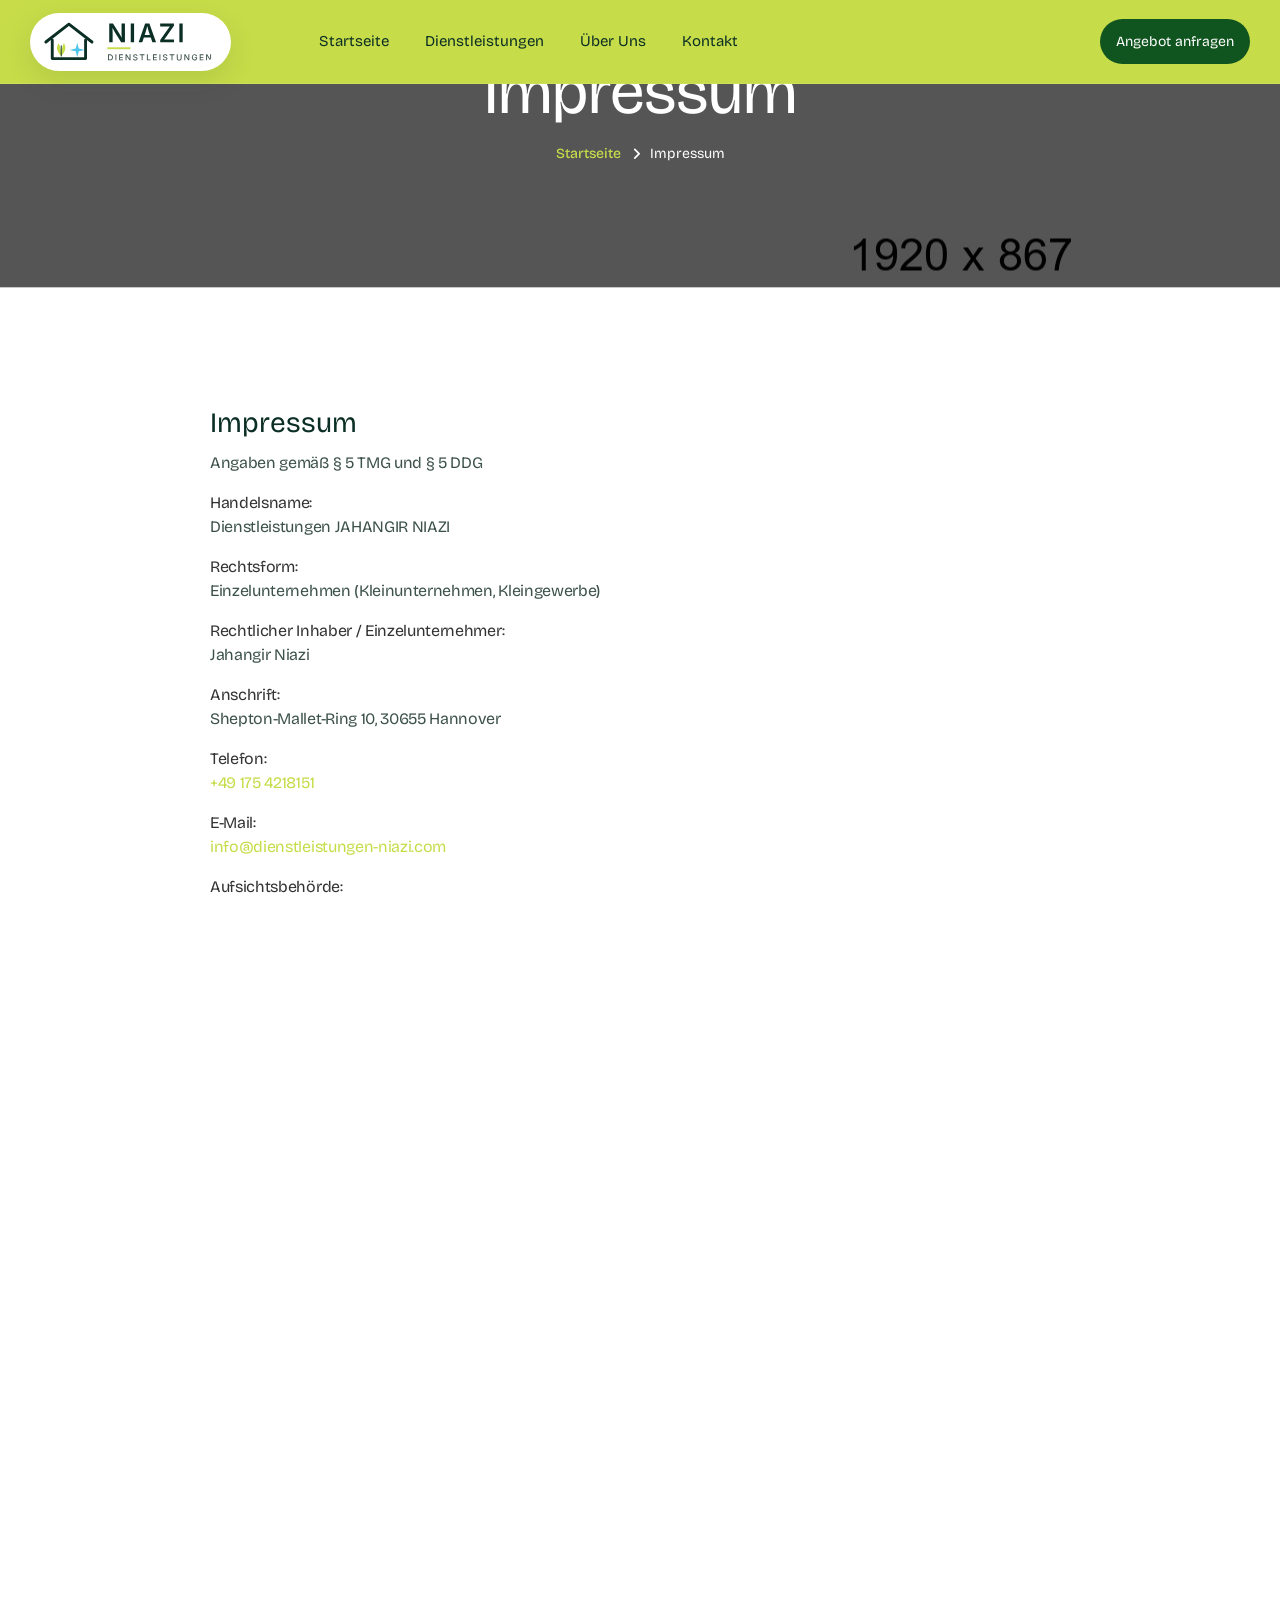
<file: impressum.html>
<!DOCTYPE html>
<html lang="de">
<head>
<meta charset="utf-8">
 <title>Impressum | Niazi Dienstleistungen</title>
<meta name="description" content="Impressum von Dienstleistungen Jahangir Niazi, Shepton-Mallet-Ring 10, 30655 Hannover.">
<!-- Stylesheets -->
<link href="css/bootstrap.min.css" rel="stylesheet">
<link href="css/style.css" rel="stylesheet">
<link href="css/niazi.css" rel="stylesheet">

<link rel="icon" href="images/niazi/favicon.svg" type="image/svg+xml">

<!-- Responsive -->
<meta http-equiv="X-UA-Compatible" content="IE=edge">
<meta name="viewport" content="width=device-width, initial-scale=1.0">
</head>

<body>
  <div class="page-wrapper">

    <!-- Preloader Start -->
      <div class="preloader"></div>

       <!-- Back To Top Start -->
        <button id="back-top" class="back-to-top">
            <i class="fa-regular fa-arrow-up"></i>
        </button>

        <!-- MouseCursor Start -->
        <div class="mouseCursor cursor-outer"></div>
        <div class="mouseCursor cursor-inner"></div>

      <!-- Main Header-->
      <header class="main-header header-style-one header-1 innerpage-style">
        <!-- Header Lower -->
        <div class="header-lower">
          <!-- Main box -->
          <div class="main-box">
            <div class="logo">
              <a href="index.html"><img src="images/niazi/logo.svg" alt="Niazi Dienstleistungen"></a>
            </div>
            <!--Nav Box-->
            <div class="nav-outer">
              <nav class="nav main-menu">
                <ul class="navigation">
                  <li><a href="index.html">Startseite</a></li>
                  <li><a href="index.html#leistungen">Dienstleistungen</a></li>
                  <li><a href="index.html#ueber-uns">Über uns</a></li>
                  <li><a href="kontakt.html">Kontakt</a></li>
                </ul>
              </nav>
            
              <div class="outer-box">
                <!-- Main Menu End-->
                <div class="ui-btn-outer">
                  <ul class="header-contact">
                    <li>
                        <div class="icon">
                          <img src="images/logo/location.png" alt="">
                        </div>
                        <div class="content">
                          <div class="text">Hannover &amp; Region</div>
                        </div>
                    </li>
                    <li>
                      <div class="line"></div>
                    </li>
                    <li>
                        <div class="icon">
                          <img src="images/logo/call.png" alt="">
                        </div>
                        <div class="content">
                          <div class="text"><a href="tel:+491754218151">0175 4218151</a></div>
                        </div>
                    </li>
                  </ul>
                  <a href="https://wa.me/491754218151?text=Hallo%2C%20ich%20interessiere%20mich%20f%C3%BCr%20ein%20Angebot." class="contact-btn" target="_blank" rel="noopener">Angebot anfragen</a>
                  <!-- Mobile Nav toggler -->
                </div>
                <div class="mobile-nav-toggler"><span class="icon lnr-icon-bars"></span></div>
              </div>
            </div>
          </div>
        </div>
        <!-- End Header Lower -->

        <!-- Mobile Menu  -->
        <div class="mobile-menu">
          <div class="menu-backdrop"></div>

          <!--Here Menu Will Come Automatically Via Javascript / Same Menu as in Header-->
          <nav class="menu-box">
            <div class="upper-box">
              <div class="nav-logo">
                <a href="index.html"><img src="images/niazi/logo-on-dark.svg" alt="Niazi Dienstleistungen"></a>
              </div>
              <div class="close-btn"><i class="icon fa fa-times"></i></div>
            </div>

            <ul class="navigation clearfix">
              <!--Keep This Empty / Menu will come through Javascript-->
            </ul>
            <ul class="contact-list-one">
              <li>
                <!-- Contact Info Box -->
                <div class="contact-info-box">
                  <i class="icon lnr-icon-phone-handset"></i>
                  <span class="title">Anrufen</span>
                  <a href="tel:+491754218151">0175 4218151</a>
                </div>
              </li>
              <li>
                <!-- Contact Info Box -->
                <div class="contact-info-box">
                  <span class="icon lnr-icon-envelope1"></span>
                  <span class="title">E-Mail</span>
                  <a href="mailto:info@niazi-dienstleistungen.com">info@niazi-dienstleistungen.com</a>
                </div>
              </li>
              <li>
                <!-- Contact Info Box -->
                <div class="contact-info-box">
                  <span class="icon lnr-icon-clock"></span>
                  <span class="title">Termine</span>
                  nach Vereinbarung
                </div>
              </li>
            </ul>
            <ul class="social-links">
              <li><a href="https://wa.me/491754218151?text=Hallo%2C%20ich%20interessiere%20mich%20f%C3%BCr%20ein%20Angebot." aria-label="WhatsApp"><i class="fab fa-whatsapp"></i></a></li>
            </ul>
          </nav>
        </div>
        <!-- End Mobile Menu -->

        <!-- Sticky Header  -->
        <div class="sticky-header">
          <div class="auto-container">
            <div class="inner-container">
              <!--Logo-->
              <div class="logo">
                <a href="index.html"><img src="images/niazi/logo.svg" alt="Niazi Dienstleistungen"></a>
              </div>

              <!--Right Col-->
              <div class="nav-outer">
                <!-- Main Menu -->
                <nav class="main-menu">
                  <div class="navbar-collapse show collapse clearfix">
                    <ul class="navigation clearfix">
                      <!--Keep This Empty / Menu will come through Javascript-->
                    </ul>
                  </div>
                </nav>
                <!-- Main Menu End-->

                <!--Mobile Navigation Toggler-->
                <div class="mobile-nav-toggler"><span class="icon lnr-icon-bars"></span></div>
              </div>
            </div>
          </div>
        </div>
        <!-- End Sticky Menu -->
      </header>
      <!--End Main Header -->


    <div id="smooth-wrapper">
      <div id="smooth-content">

         <!-- Start main-content -->
        <section class="page-title" style="background-image: url(images/background/page-title.jpg);">
          <div class="auto-container">
            <div class="title-outer text-center">
              <h1 class="title">Impressum</h1>
              <ul class="page-breadcrumb">
                <li><a href="index.html">Startseite</a></li>
                <li>Impressum</li>
              </ul>
            </div>
          </div>
        </section>
<section class="section-padding"><div class="container"><div class="legal-copy" style="max-width:860px;margin:0 auto;"><h2 style="margin-top:0">Impressum</h2>
          <p>Angaben gemäß § 5 TMG und § 5 DDG</p>
          <p><strong>Handelsname:</strong><br>Dienstleistungen JAHANGIR NIAZI</p>
          <p><strong>Rechtsform:</strong><br>Einzelunternehmen (Kleinunternehmen, Kleingewerbe)</p>
          <p><strong>Rechtlicher Inhaber / Einzelunternehmer:</strong><br>Jahangir Niazi</p>
          <p><strong>Anschrift:</strong><br>Shepton-Mallet-Ring 10, 30655 Hannover</p>
          <p><strong>Telefon:</strong><br><a href="tel:+491754218151">+49 175 4218151</a></p>
          <p><strong>E-Mail:</strong><br><a href="mailto:info@dienstleistungen-niazi.com">info@dienstleistungen-niazi.com</a></p>
          <p><strong>Aufsichtsbehörde:</strong><br>Eingetragen beim HWK Hannover und Gewerbeamt Hannover.</p>
          <h2>Steuerinformationen</h2>
          <p><strong>Umsatzsteuer-ID:</strong><br>Nicht zutreffend, da wir keine Umsatzsteuer abführen müssen (nach Kleinunternehmerregelung). Falls zutreffend, wird die Angabe nachträglich ergänzt.</p>
          <p><strong>Wirtschafts-ID:</strong><br>Nicht zutreffend. Falls später zutreffend, wird die Angabe nachträglich ergänzt.</p>
          <h2>Online-Streitbeilegung</h2>
          <p>Die Europäische Kommission stellt eine Plattform zur Online-Streitbeilegung bereit: <a href="https://ec.europa.eu/consumers/odr/" target="_blank" rel="noopener">ec.europa.eu/consumers/odr/</a>. Unsere E-Mail-Adresse finden Sie oben im Impressum.</p>
          <p>Für Anfragen zur Website erreichen Sie uns auch unter <a href="mailto:info@niazi-dienstleistungen.com">info@niazi-dienstleistungen.com</a>.</p>
        </div></div></section>
<!-- Footer Section Start -->
        <footer class="footer-section">
          <div class="footer-area">
            <div class="footer-shape1 float-bob-y"><img src="images/icons/footer-shape1-1.png" alt=""></div>
            <div class="footer-shape2 float-bob-y"><img src="images/icons/footer-shape1-2.png" alt=""></div>
              <div class="container">
                <div class="footer-widget-wrapper">
                  <div class="row justify-content-between">
                      <div class="col-xl-4 col-lg-6 col-md-6 wow fadeInUp" data-wow-delay=".2s">
                        <div class="footer-single-widget">
                          <div class="widget-head widget-logo">
                              <a href="index.html" class="footer-logo"><img src="images/niazi/logo-on-dark.svg" alt="Niazi Dienstleistungen"></a>
                          </div>
                          <div class="footer-content">
                              <div class="text">Professionelle Reinigung und Gartenpflege in Hannover und Umgebung. Zuverlässig, gründlich und zu fairen Preisen.</div>
                              <a class="theme-btn-main" href="kontakt.html">
                              <span class="theme-btn-arrow-left"> <i class="fa-solid fa-arrow-right"></i> </span>
                              <span class="theme-btn">Angebot anfragen</span>
                              <span class="theme-btn-arrow-right"> <i class="fa-solid fa-arrow-right"></i> </span>
                            </a>
                          </div>
                        </div>
                      </div>
                      <div class="col-xl-2 col-lg-3 col-md-4 col-sm-6 col-6 wow fadeInUp" data-wow-delay=".4s">
                        <div class="footer-single-widget">
                          <div class="widget-head"><h4 class="title">Unternehmen</h4></div>
                          <ul class="user-links">
                              <li><a href="ueber-uns.html">Über uns</a></li>
                              <li><a href="kontakt.html">Kontakt</a></li>
                              <li><a href="impressum.html">Impressum</a></li>
                              <li><a href="datenschutz.html">Datenschutz</a></li>
                              <li><a href="agb.html">AGB</a></li>
                            </ul>
                        </div>
                      </div>
                      <div class="col-xl-1 d-none d-xl-block"></div>
                      <div class="col-xl-2 col-lg-3 col-md-6 col-sm-6 col-6 wow fadeInUp" data-wow-delay=".6s">
                        <div class="footer-single-widget">
                          <div class="widget-head"><h4 class="title">Leistungen</h4></div>
                          <ul class="user-links">
                              <li><a href="endreinigung.html">Endreinigung</a></li>
                              <li><a href="grundreinigung.html">Grundreinigung</a></li>
                              <li><a href="fensterreinigung.html">Fensterreinigung</a></li>
                              <li><a href="gartenpflege.html">Gartenpflege</a></li>
                              <li><a href="dienstleistungen.html">Alle Leistungen</a></li>
                            </ul>
                        </div>
                      </div>
                      <div class="col-xl-1 d-none d-xl-block"></div>
                       <div class="col-xl-2 col-md-6 col-sm-6 wow fadeInUp" data-wow-delay=".8s">
                        <div class="footer-single-widget">
                          <div class="widget-head"><h4 class="title">Kontakt</h4></div>
                          <div class="footer-contact">
                            <div class="text">Shepton-Mallet-Ring 10<br>30655 Hannover</div>
                              <div class="footer-info">
                                <h5 class="info-title">Telefon</h5>
                                <a href="tel:+491754218151" class="number">0175 4218151</a>
                                <a href="mailto:info@niazi-dienstleistungen.com" class="email">info@niazi-dienstleistungen.com</a>
                              </div>
                          </div>
                        </div>
                      </div>
                  </div>
                </div>
                <div class="footer-middle-wrapper wow fadeInUp" data-wow-delay=".3s">
                    <ul>
                        <li><span class="week-text">Termine: </span><span class="time-text">nach Vereinbarung</span></li>
                        <li><span class="week-text">WhatsApp:</span><span class="time-text">0175 4218151</span></li>
                    </ul>
                    <ul class="social-icon-list1">
                        <li><a href="https://wa.me/491754218151?text=Hallo%2C%20ich%20interessiere%20mich%20f%C3%BCr%20ein%20Angebot." aria-label="WhatsApp"><i class="fa-brands fa-whatsapp"></i></a></li>
                    </ul>
                </div>
              </div>
              <div class="footer-bottom">
                <div class="container">
                  <div class="footer-bottom-wrapper wow fadeInUp" data-wow-delay=".3s">
                    <p>© 2026 Niazi Dienstleistungen. Alle Rechte vorbehalten.</p>
                    <ul class="footer-menu">
                      <li><a href="impressum.html">Impressum</a></li>
                      <li><a href="datenschutz.html">Datenschutz</a></li>
                      <li><a href="agb.html">AGB</a></li>
                    </ul>
                  </div>
                </div>
              </div>
          </div>
        </footer>

    </div>
    </div>  

   </div>

  <!-- End Page Wrapper -->
  <script src="js/jquery.js"></script>
  <script src="js/popper.min.js"></script>
  <script src="js/bootstrap.min.js"></script>
  <script src="js/jquery.fancybox.js"></script>
  <script src="js/jquery-ui.js"></script>
  <script src="js/gsap.js"></script>
  <script src="js/three.js"></script>
  <script src="js/hover-effect.umd.js"></script>
  <script src="js/gsap-scroll-to-plugin.js"></script>
  <script src="js/gsap-scroll-smoother.js"></script>
  <script src="js/gsap-scroll-trigger.js"></script>
  <script src="js/gsap-split-text.js"></script>
  <script src="js/split-type.min.js"></script>
  <script src="js/parallaxie.js"></script>
  <script src="js/jquery.magnific-popup.min.js"></script>
  <script src="js/wow.js"></script>
  <script src="js/bxslider.js"></script>
  <script src="js/nice-select.min.js"></script>
  <script src="js/knob.js"></script>
  <script src="js/appear.js"></script>
  <script src="js/slick.js"></script>
  <script src="js/swiper.min.js"></script>
  <script src="js/mixitup.js"></script>
  <script src="js/script.js"></script>
  <script src="js/script-gsap.js"></script>
  <script src="js/niazi.js"></script>
</body>

</html>
</file>
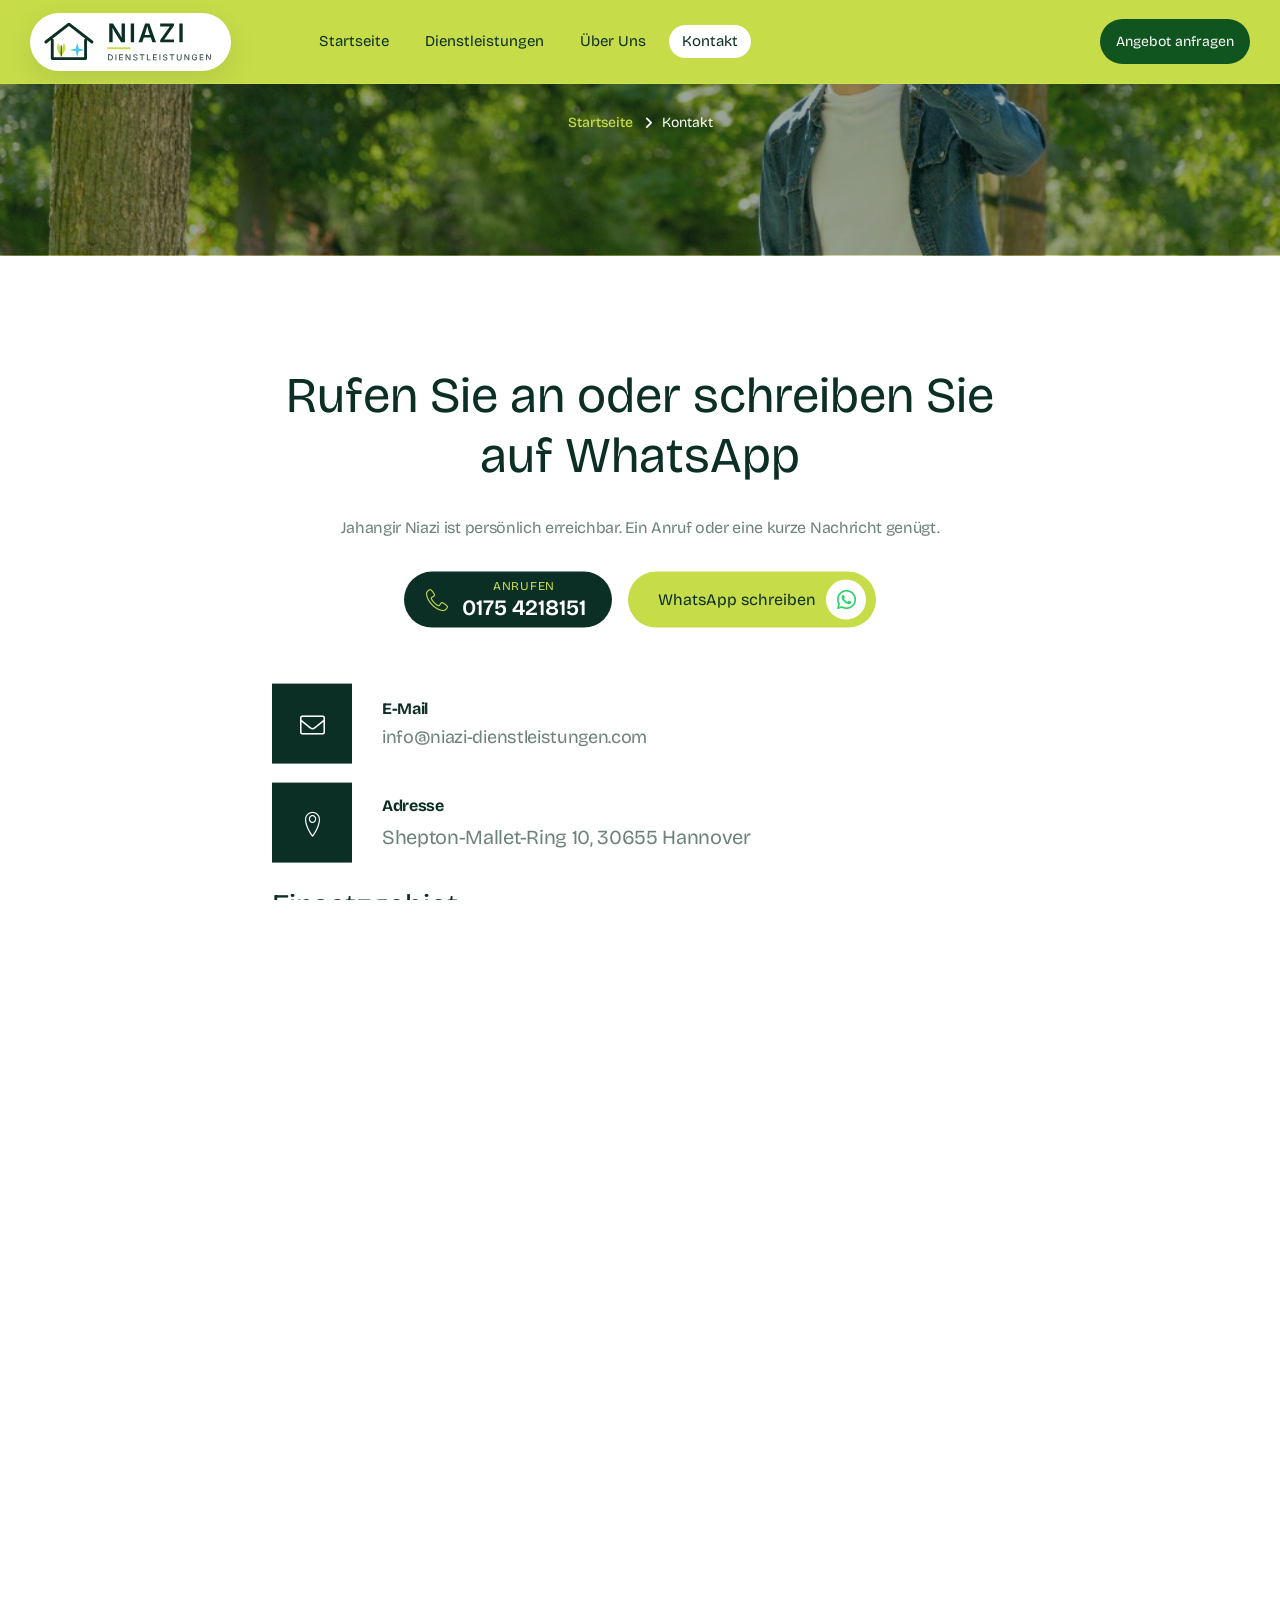
<file: kontakt.html>
<!DOCTYPE html>
<html lang="de">
<head>
<meta charset="utf-8">
 <title>Kontakt | Niazi Dienstleistungen Hannover</title>
<meta name="description" content="Angebot anfragen bei Niazi Dienstleistungen in Hannover. Telefon, WhatsApp oder E-Mail.">
<!-- Stylesheets -->
<link href="css/bootstrap.min.css" rel="stylesheet">
<link href="css/style.css" rel="stylesheet">
<link href="css/niazi.css?v=12" rel="stylesheet">

<link rel="icon" href="images/niazi/favicon.svg" type="image/svg+xml">

<!-- Responsive -->
<meta http-equiv="X-UA-Compatible" content="IE=edge">
<meta name="viewport" content="width=device-width, initial-scale=1.0">
</head>

<body>
  <div class="page-wrapper">

    <!-- Preloader Start -->
      <div class="preloader"></div>

       <!-- Back To Top Start -->
        <button id="back-top" class="back-to-top">
            <i class="fa-regular fa-arrow-up"></i>
        </button>

        <!-- MouseCursor Start -->
        <div class="mouseCursor cursor-outer"></div>
        <div class="mouseCursor cursor-inner"></div>

      <!-- Main Header-->
      <header class="main-header header-style-one header-1 innerpage-style">
        <!-- Header Lower -->
        <div class="header-lower">
          <!-- Main box -->
          <div class="main-box">
            <div class="logo">
              <a href="index.html"><img src="images/niazi/logo.svg" alt="Niazi Dienstleistungen"></a>
            </div>
            <!--Nav Box-->
            <div class="nav-outer">
              <nav class="nav main-menu">
                <ul class="navigation">
                  <li><a href="index.html">Startseite</a></li>
                  <li><a href="index.html#leistungen">Dienstleistungen</a></li>
                  <li><a href="index.html#ueber-uns">Über uns</a></li>
                  <li class="current"><a href="kontakt.html">Kontakt</a></li>
                </ul>
              </nav>
            
              <div class="outer-box">
                <!-- Main Menu End-->
                <div class="ui-btn-outer">
                  <ul class="header-contact">
                    <li>
                        <div class="icon">
                          <img src="images/logo/location.png" alt="">
                        </div>
                        <div class="content">
                          <div class="text">Hannover &amp; Region</div>
                        </div>
                    </li>
                    <li>
                      <div class="line"></div>
                    </li>
                    <li>
                        <div class="icon">
                          <img src="images/logo/call.png" alt="">
                        </div>
                        <div class="content">
                          <div class="text"><a href="tel:+491754218151">0175 4218151</a></div>
                        </div>
                    </li>
                  </ul>
                  <a href="https://wa.me/491754218151?text=Hallo%2C%20ich%20interessiere%20mich%20f%C3%BCr%20ein%20Angebot." class="contact-btn" target="_blank" rel="noopener">Angebot anfragen</a>
                  <!-- Mobile Nav toggler -->
                </div>
                <div class="mobile-nav-toggler"><span class="icon lnr-icon-bars"></span></div>
              </div>
            </div>
          </div>
        </div>
        <!-- End Header Lower -->

        <!-- Mobile Menu  -->
        <div class="mobile-menu">
          <div class="menu-backdrop"></div>

          <!--Here Menu Will Come Automatically Via Javascript / Same Menu as in Header-->
          <nav class="menu-box">
            <div class="upper-box">
              <div class="nav-logo">
                <a href="index.html"><img src="images/niazi/logo-on-dark.svg" alt="Niazi Dienstleistungen"></a>
              </div>
              <div class="close-btn"><i class="icon fa fa-times"></i></div>
            </div>

            <ul class="navigation clearfix">
              <!--Keep This Empty / Menu will come through Javascript-->
            </ul>
            <ul class="contact-list-one">
              <li>
                <!-- Contact Info Box -->
                <div class="contact-info-box">
                  <i class="icon lnr-icon-phone-handset"></i>
                  <span class="title">Anrufen</span>
                  <a href="tel:+491754218151">0175 4218151</a>
                </div>
              </li>
              <li>
                <!-- Contact Info Box -->
                <div class="contact-info-box">
                  <span class="icon lnr-icon-envelope1"></span>
                  <span class="title">E-Mail</span>
                  <a href="mailto:info@niazi-dienstleistungen.com">info@niazi-dienstleistungen.com</a>
                </div>
              </li>
              <li>
                <!-- Contact Info Box -->
                <div class="contact-info-box">
                  <span class="icon lnr-icon-clock"></span>
                  <span class="title">Termine</span>
                  nach Vereinbarung
                </div>
              </li>
            </ul>
            <ul class="social-links">
              <li><a href="https://wa.me/491754218151?text=Hallo%2C%20ich%20interessiere%20mich%20f%C3%BCr%20ein%20Angebot." aria-label="WhatsApp"><i class="fab fa-whatsapp"></i></a></li>
            </ul>
          </nav>
        </div>
        <!-- End Mobile Menu -->

        <!-- Sticky Header  -->
        <div class="sticky-header">
          <div class="auto-container">
            <div class="inner-container">
              <!--Logo-->
              <div class="logo">
                <a href="index.html"><img src="images/niazi/logo.svg" alt="Niazi Dienstleistungen"></a>
              </div>

              <!--Right Col-->
              <div class="nav-outer">
                <!-- Main Menu -->
                <nav class="main-menu">
                  <div class="navbar-collapse show collapse clearfix">
                    <ul class="navigation clearfix">
                      <!--Keep This Empty / Menu will come through Javascript-->
                    </ul>
                  </div>
                </nav>
                <!-- Main Menu End-->

                <!--Mobile Navigation Toggler-->
                <div class="mobile-nav-toggler"><span class="icon lnr-icon-bars"></span></div>
              </div>
            </div>
          </div>
        </div>
        <!-- End Sticky Menu -->
      </header>
      <!--End Main Header -->


    <div id="smooth-wrapper">
      <div id="smooth-content">

         <!-- Start main-content -->
        <section class="page-title niazi-kontakt-banner" style="background-image: url(images/niazi/kontakt.jpg);">
          <div class="auto-container">
            <div class="title-outer text-center">
              <h1 class="title">Kontakt</h1>
              <ul class="page-breadcrumb">
                <li><a href="index.html">Startseite</a></li>
                <li>Kontakt</li>
              </ul>
            </div>
          </div>
        </section>
<section class="contact-details niazi-kontakt">
          <div class="container pt-110 pb-70">
            <div class="row justify-content-center">
              <div class="col-xl-8 col-lg-9 text-center">
                <div class="sec-title black">
                  <h2>Rufen Sie an oder schreiben Sie auf WhatsApp</h2>
                </div>
                <p>Jahangir Niazi ist persönlich erreichbar. Ein Anruf oder eine kurze Nachricht genügt.</p>
                <div class="niazi-kontakt-actions">
                  <a class="niazi-call" href="tel:+491754218151">
                    <span class="lnr-icon-phone-handset" aria-hidden="true"></span>
                    <span>
                      <span class="niazi-call-label">Anrufen</span>
                      <span class="niazi-call-number">0175 4218151</span>
                    </span>
                  </a>
                  <a class="theme-btn-main" href="https://wa.me/491754218151?text=Hallo%2C%20ich%20interessiere%20mich%20f%C3%BCr%20ein%20Angebot." target="_blank" rel="noopener">
                    <span class="theme-btn">WhatsApp schreiben</span>
                    <span class="theme-btn-arrow-right"><i class="fa-brands fa-whatsapp"></i></span>
                  </a>
                </div>
              </div>
            </div>
            <div class="row justify-content-center">
              <div class="col-lg-8">
                <ul class="list-unstyled contact-details__info niazi-kontakt-info">
                  <li><div class="icon"><span class="lnr-icon-envelope1"></span></div><div class="text"><h6 class="mb-1">E-Mail</h6><a href="mailto:info@niazi-dienstleistungen.com">info@niazi-dienstleistungen.com</a></div></li>
                  <li><div class="icon"><span class="lnr-icon-map-marker"></span></div><div class="text"><h6 class="mb-1">Adresse</h6><span>Shepton-Mallet-Ring 10, 30655 Hannover</span></div></li>
                </ul>
                <h3 class="mt-4">Einsatzgebiet</h3>
                <p>Hannover und die umliegende Region, einschließlich Langenhagen, Garbsen, Laatzen und Seelze.</p>
                <div class="niazi-regions">
                  <a href="reinigung-anderten.html">Anderten</a>
                  <span>Misburg</span><span>List</span><span>Bothfeld</span><span>Südstadt</span>
                  <span>Langenhagen</span><span>Garbsen</span><span>Laatzen</span><span>Seelze</span>
                </div>
              </div>
            </div>
          </div>
        </section>
        <section class="map-section">
          <iframe class="map w-100" title="Karte: Shepton-Mallet-Ring 10, Hannover" src="https://maps.google.com/maps?q=Shepton-Mallet-Ring%2010%2C%2030655%20Hannover&amp;z=14&amp;output=embed"></iframe>
        </section>
<!-- Footer Section Start -->
        <footer class="footer-section">
          <div class="footer-area">
            <div class="footer-shape1 float-bob-y"><img src="images/icons/footer-shape1-1.png" alt=""></div>
            <div class="footer-shape2 float-bob-y"><img src="images/icons/footer-shape1-2.png" alt=""></div>
              <div class="container">
                <div class="footer-widget-wrapper">
                  <div class="row justify-content-between">
                      <div class="col-xl-4 col-lg-6 col-md-6 wow fadeInUp" data-wow-delay=".2s">
                        <div class="footer-single-widget">
                          <div class="widget-head widget-logo">
                              <a href="index.html" class="footer-logo"><img src="images/niazi/logo-on-dark.svg" alt="Niazi Dienstleistungen"></a>
                          </div>
                          <div class="footer-content">
                              <div class="text">Professionelle Reinigung und Gartenpflege in Hannover und Umgebung. Zuverlässig, gründlich und zu fairen Preisen.</div>
                              <a class="theme-btn-main" href="kontakt.html">
                              <span class="theme-btn-arrow-left"> <i class="fa-solid fa-arrow-right"></i> </span>
                              <span class="theme-btn">Angebot anfragen</span>
                              <span class="theme-btn-arrow-right"> <i class="fa-solid fa-arrow-right"></i> </span>
                            </a>
                          </div>
                        </div>
                      </div>
                      <div class="col-xl-2 col-lg-3 col-md-4 col-sm-6 col-6 wow fadeInUp" data-wow-delay=".4s">
                        <div class="footer-single-widget">
                          <div class="widget-head"><h4 class="title">Unternehmen</h4></div>
                          <ul class="user-links">
                              <li><a href="ueber-uns.html">Über uns</a></li>
                              <li><a href="kontakt.html">Kontakt</a></li>
                              <li><a href="impressum.html">Impressum</a></li>
                              <li><a href="datenschutz.html">Datenschutz</a></li>
                              <li><a href="agb.html">AGB</a></li>
                            </ul>
                        </div>
                      </div>
                      <div class="col-xl-1 d-none d-xl-block"></div>
                      <div class="col-xl-2 col-lg-3 col-md-6 col-sm-6 col-6 wow fadeInUp" data-wow-delay=".6s">
                        <div class="footer-single-widget">
                          <div class="widget-head"><h4 class="title">Leistungen</h4></div>
                          <ul class="user-links">
                              <li><a href="endreinigung.html">Endreinigung</a></li>
                              <li><a href="grundreinigung.html">Grundreinigung</a></li>
                              <li><a href="fensterreinigung.html">Fensterreinigung</a></li>
                              <li><a href="gartenpflege.html">Gartenpflege</a></li>
                              <li><a href="dienstleistungen.html">Alle Leistungen</a></li>
                            </ul>
                        </div>
                      </div>
                      <div class="col-xl-1 d-none d-xl-block"></div>
                       <div class="col-xl-2 col-md-6 col-sm-6 wow fadeInUp" data-wow-delay=".8s">
                        <div class="footer-single-widget">
                          <div class="widget-head"><h4 class="title">Kontakt</h4></div>
                          <div class="footer-contact">
                            <div class="text">Shepton-Mallet-Ring 10<br>30655 Hannover</div>
                              <div class="footer-info">
                                <h5 class="info-title">Telefon</h5>
                                <a href="tel:+491754218151" class="number">0175 4218151</a>
                                <a href="mailto:info@niazi-dienstleistungen.com" class="email">info@niazi-dienstleistungen.com</a>
                              </div>
                          </div>
                        </div>
                      </div>
                  </div>
                </div>
                <div class="footer-middle-wrapper wow fadeInUp" data-wow-delay=".3s">
                    <ul>
                        <li><span class="week-text">Termine: </span><span class="time-text">nach Vereinbarung</span></li>
                        <li><span class="week-text">WhatsApp:</span><span class="time-text">0175 4218151</span></li>
                    </ul>
                    <ul class="social-icon-list1">
                        <li><a href="https://wa.me/491754218151?text=Hallo%2C%20ich%20interessiere%20mich%20f%C3%BCr%20ein%20Angebot." aria-label="WhatsApp"><i class="fa-brands fa-whatsapp"></i></a></li>
                    </ul>
                </div>
              </div>
              <div class="footer-bottom">
                <div class="container">
                  <div class="footer-bottom-wrapper wow fadeInUp" data-wow-delay=".3s">
                    <p>© 2026 Niazi Dienstleistungen. Alle Rechte vorbehalten.</p>
                    <ul class="footer-menu">
                      <li><a href="impressum.html">Impressum</a></li>
                      <li><a href="datenschutz.html">Datenschutz</a></li>
                      <li><a href="agb.html">AGB</a></li>
                    </ul>
                  </div>
                </div>
              </div>
          </div>
        </footer>

    </div>
    </div>  

   </div>

  <!-- End Page Wrapper -->
  <script src="js/jquery.js"></script>
  <script src="js/popper.min.js"></script>
  <script src="js/bootstrap.min.js"></script>
  <script src="js/jquery.fancybox.js"></script>
  <script src="js/jquery-ui.js"></script>
  <script src="js/gsap.js"></script>
  <script src="js/three.js"></script>
  <script src="js/hover-effect.umd.js"></script>
  <script src="js/gsap-scroll-to-plugin.js"></script>
  <script src="js/gsap-scroll-smoother.js"></script>
  <script src="js/gsap-scroll-trigger.js"></script>
  <script src="js/gsap-split-text.js"></script>
  <script src="js/split-type.min.js"></script>
  <script src="js/parallaxie.js"></script>
  <script src="js/jquery.magnific-popup.min.js"></script>
  <script src="js/wow.js"></script>
  <script src="js/bxslider.js"></script>
  <script src="js/nice-select.min.js"></script>
  <script src="js/knob.js"></script>
  <script src="js/appear.js"></script>
  <script src="js/slick.js"></script>
  <script src="js/swiper.min.js"></script>
  <script src="js/mixitup.js"></script>
  <script src="js/script.js"></script>
  <script src="js/script-gsap.js"></script>
  <script src="js/niazi.js"></script>
</body>

</html>
</file>
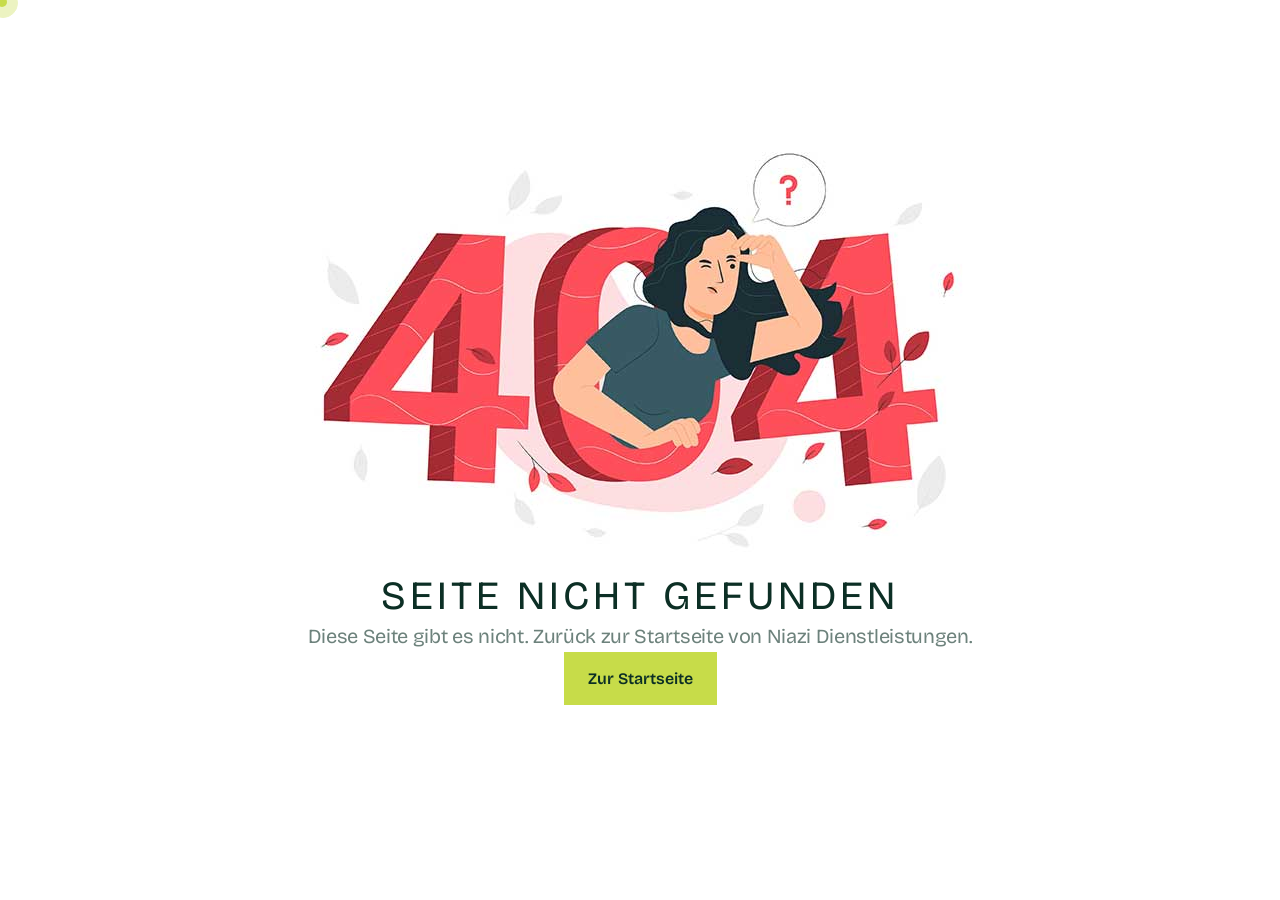
<file: page-404.html>
<!DOCTYPE html>
<html lang="de">
<head>
    <meta charset="utf-8">
     <title>Seite nicht gefunden | Niazi Dienstleistungen</title>
    <!-- Stylesheets -->
    <link href="css/bootstrap.min.css" rel="stylesheet">
    <link href="css/style.css" rel="stylesheet">
<link href="css/niazi.css" rel="stylesheet">

    <link rel="icon" href="images/niazi/favicon.svg" type="image/svg+xml">

    <!-- Responsive -->
    <meta http-equiv="X-UA-Compatible" content="IE=edge">
    <meta name="viewport" content="width=device-width, initial-scale=1.0">
</head>

<body>
  <div class="page-wrapper">

    <!-- Preloader Start -->
      <div class="preloader"></div>

       <!-- Back To Top Start -->
        <button id="back-top" class="back-to-top">
            <i class="fa-regular fa-arrow-up"></i>
        </button>

        <!-- MouseCursor Start -->
        <div class="mouseCursor cursor-outer"></div>
        <div class="mouseCursor cursor-inner"></div>


    <div id="smooth-wrapper">
      <div id="smooth-content">

        <!-- 404 Section -->
        <section class="">
          <div class="auto-container pt-120 pb-70">
            <div class="row">
              <div class="col-xl-12">
                <div class="error-page__inner">
                  <div class="error-page__title-box">
                    <img src="images/resource/404.jpg" alt="">
                    <h3 class="error-page__sub-title">Seite nicht gefunden</h3>
                  </div>
                  <p class="error-page__text">Diese Seite gibt es nicht. Zurück zur Startseite von Niazi Dienstleistungen.</p>
                  
                  <a href="index.html" class="theme-btn btn-style-one shop-now"><span class="btn-title">Zur Startseite</span></a>
                </div>
              </div>
            </div>
          </div>
        </section>
        <!--End 404 Section -->

    </div>
    </div>  

   </div>

  <!-- End Page Wrapper -->
  <script src="js/jquery.js"></script>
  <script src="js/popper.min.js"></script>
  <script src="js/bootstrap.min.js"></script>
  <script src="js/jquery.fancybox.js"></script>
  <script src="js/jquery-ui.js"></script>
  <script src="js/gsap.js"></script>
  <script src="js/three.js"></script>
  <script src="js/hover-effect.umd.js"></script>
  <script src="js/gsap-scroll-to-plugin.js"></script>
  <script src="js/gsap-scroll-smoother.js"></script>
  <script src="js/gsap-scroll-trigger.js"></script>
  <script src="js/gsap-split-text.js"></script>
  <script src="js/split-type.min.js"></script>
  <script src="js/parallaxie.js"></script>
  <script src="js/jquery.magnific-popup.min.js"></script>
  <script src="js/wow.js"></script>
  <script src="js/bxslider.js"></script>
  <script src="js/nice-select.min.js"></script>
  <script src="js/knob.js"></script>
  <script src="js/appear.js"></script>
  <script src="js/slick.js"></script>
  <script src="js/swiper.min.js"></script>
  <script src="js/mixitup.js"></script>
  <script src="js/script.js"></script>
  <script src="js/script-gsap.js"></script>
</body>

</html>
</file>
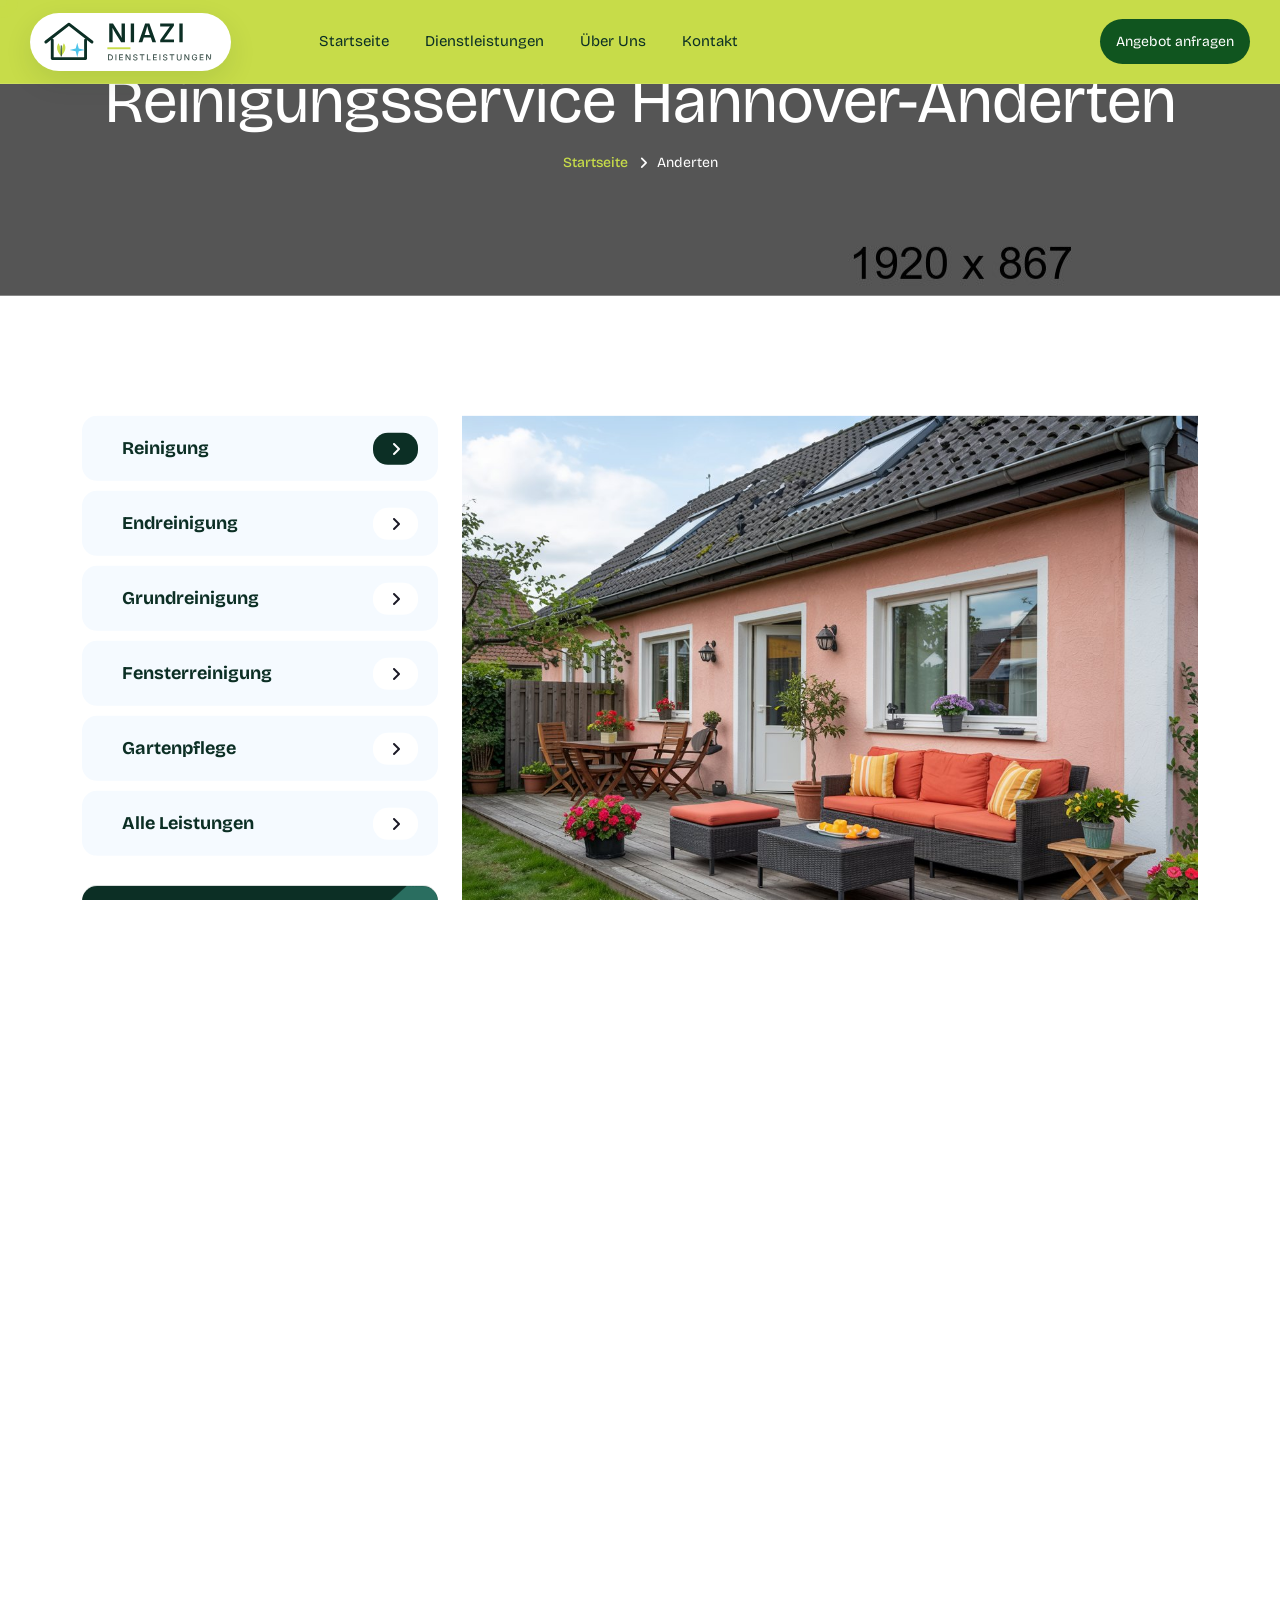
<file: reinigung-anderten.html>
<!DOCTYPE html>
<html lang="de">
<head>
<meta charset="utf-8">
 <title>Reinigungsservice Hannover-Anderten | Niazi</title>
<meta name="description" content="Reinigungsservice in Hannover-Anderten. Kurze Anfahrt, Haushaltsreinigung, Grundreinigung und Fenster.">
<!-- Stylesheets -->
<link href="css/bootstrap.min.css" rel="stylesheet">
<link href="css/style.css" rel="stylesheet">
<link href="css/niazi.css" rel="stylesheet">

<link rel="icon" href="images/niazi/favicon.svg" type="image/svg+xml">

<!-- Responsive -->
<meta http-equiv="X-UA-Compatible" content="IE=edge">
<meta name="viewport" content="width=device-width, initial-scale=1.0">
</head>

<body>
  <div class="page-wrapper">

    <!-- Preloader Start -->
      <div class="preloader"></div>

       <!-- Back To Top Start -->
        <button id="back-top" class="back-to-top">
            <i class="fa-regular fa-arrow-up"></i>
        </button>

        <!-- MouseCursor Start -->
        <div class="mouseCursor cursor-outer"></div>
        <div class="mouseCursor cursor-inner"></div>

      <!-- Main Header-->
      <header class="main-header header-style-one header-1 innerpage-style">
        <!-- Header Lower -->
        <div class="header-lower">
          <!-- Main box -->
          <div class="main-box">
            <div class="logo">
              <a href="index.html"><img src="images/niazi/logo.svg" alt="Niazi Dienstleistungen"></a>
            </div>
            <!--Nav Box-->
            <div class="nav-outer">
              <nav class="nav main-menu">
                <ul class="navigation">
                  <li><a href="index.html">Startseite</a></li>
                  <li><a href="index.html#leistungen">Dienstleistungen</a></li>
                  <li><a href="index.html#ueber-uns">Über uns</a></li>
                  <li><a href="kontakt.html">Kontakt</a></li>
                </ul>
              </nav>
            
              <div class="outer-box">
                <!-- Main Menu End-->
                <div class="ui-btn-outer">
                  <ul class="header-contact">
                    <li>
                        <div class="icon">
                          <img src="images/logo/location.png" alt="">
                        </div>
                        <div class="content">
                          <div class="text">Hannover &amp; Region</div>
                        </div>
                    </li>
                    <li>
                      <div class="line"></div>
                    </li>
                    <li>
                        <div class="icon">
                          <img src="images/logo/call.png" alt="">
                        </div>
                        <div class="content">
                          <div class="text"><a href="tel:+491754218151">0175 4218151</a></div>
                        </div>
                    </li>
                  </ul>
                  <a href="https://wa.me/491754218151?text=Hallo%2C%20ich%20interessiere%20mich%20f%C3%BCr%20ein%20Angebot." class="contact-btn" target="_blank" rel="noopener">Angebot anfragen</a>
                  <!-- Mobile Nav toggler -->
                </div>
                <div class="mobile-nav-toggler"><span class="icon lnr-icon-bars"></span></div>
              </div>
            </div>
          </div>
        </div>
        <!-- End Header Lower -->

        <!-- Mobile Menu  -->
        <div class="mobile-menu">
          <div class="menu-backdrop"></div>

          <!--Here Menu Will Come Automatically Via Javascript / Same Menu as in Header-->
          <nav class="menu-box">
            <div class="upper-box">
              <div class="nav-logo">
                <a href="index.html"><img src="images/niazi/logo-on-dark.svg" alt="Niazi Dienstleistungen"></a>
              </div>
              <div class="close-btn"><i class="icon fa fa-times"></i></div>
            </div>

            <ul class="navigation clearfix">
              <!--Keep This Empty / Menu will come through Javascript-->
            </ul>
            <ul class="contact-list-one">
              <li>
                <!-- Contact Info Box -->
                <div class="contact-info-box">
                  <i class="icon lnr-icon-phone-handset"></i>
                  <span class="title">Anrufen</span>
                  <a href="tel:+491754218151">0175 4218151</a>
                </div>
              </li>
              <li>
                <!-- Contact Info Box -->
                <div class="contact-info-box">
                  <span class="icon lnr-icon-envelope1"></span>
                  <span class="title">E-Mail</span>
                  <a href="mailto:info@niazi-dienstleistungen.com">info@niazi-dienstleistungen.com</a>
                </div>
              </li>
              <li>
                <!-- Contact Info Box -->
                <div class="contact-info-box">
                  <span class="icon lnr-icon-clock"></span>
                  <span class="title">Termine</span>
                  nach Vereinbarung
                </div>
              </li>
            </ul>
            <ul class="social-links">
              <li><a href="https://wa.me/491754218151?text=Hallo%2C%20ich%20interessiere%20mich%20f%C3%BCr%20ein%20Angebot." aria-label="WhatsApp"><i class="fab fa-whatsapp"></i></a></li>
            </ul>
          </nav>
        </div>
        <!-- End Mobile Menu -->

        <!-- Sticky Header  -->
        <div class="sticky-header">
          <div class="auto-container">
            <div class="inner-container">
              <!--Logo-->
              <div class="logo">
                <a href="index.html"><img src="images/niazi/logo.svg" alt="Niazi Dienstleistungen"></a>
              </div>

              <!--Right Col-->
              <div class="nav-outer">
                <!-- Main Menu -->
                <nav class="main-menu">
                  <div class="navbar-collapse show collapse clearfix">
                    <ul class="navigation clearfix">
                      <!--Keep This Empty / Menu will come through Javascript-->
                    </ul>
                  </div>
                </nav>
                <!-- Main Menu End-->

                <!--Mobile Navigation Toggler-->
                <div class="mobile-nav-toggler"><span class="icon lnr-icon-bars"></span></div>
              </div>
            </div>
          </div>
        </div>
        <!-- End Sticky Menu -->
      </header>
      <!--End Main Header -->


    <div id="smooth-wrapper">
      <div id="smooth-content">

         <!-- Start main-content -->
        <section class="page-title" style="background-image: url(images/background/page-title.jpg);">
          <div class="auto-container">
            <div class="title-outer text-center">
              <h1 class="title">Reinigungsservice Hannover-Anderten</h1>
              <ul class="page-breadcrumb">
                <li><a href="index.html">Startseite</a></li>
                <li>Anderten</li>
              </ul>
            </div>
          </div>
        </section>
<section class="services-details pt-120 pb-120">
          <div class="container">
            <div class="row">
              <div class="col-xl-4 col-lg-4">
                <div class="service-sidebar">
                  <div class="sidebar-widget service-sidebar-single">
                    <div class="sidebar-service-list"><ul><li class="current"><a href="reinigung.html"><i class="fas fa-angle-right"></i><span>Reinigung</span></a></li><li><a href="endreinigung.html"><i class="fas fa-angle-right"></i><span>Endreinigung</span></a></li><li><a href="grundreinigung.html"><i class="fas fa-angle-right"></i><span>Grundreinigung</span></a></li><li><a href="fensterreinigung.html"><i class="fas fa-angle-right"></i><span>Fensterreinigung</span></a></li><li><a href="gartenpflege.html"><i class="fas fa-angle-right"></i><span>Gartenpflege</span></a></li><li><a href="dienstleistungen.html"><i class="fas fa-angle-right"></i><span>Alle Leistungen</span></a></li></ul></div>
                    <div class="service-details-help">
                      <div class="help-shape-1"></div>
                      <div class="help-shape-2"></div>
                      <h2 class="help-title">Angebot<br> anfragen</h2>
                      <div class="help-icon"><span class="lnr-icon-phone-handset"></span></div>
                      <div class="help-contact">
                        <p>Direkt mit Jahangir Niazi sprechen</p>
                        <a href="tel:+491754218151">0175 4218151</a>
                      </div>
                    </div>
                    <div class="sidebar-widget service-sidebar-single mt-4">
                      <a href="https://wa.me/491754218151?text=Hallo%2C%20ich%20interessiere%20mich%20f%C3%BCr%20ein%20Angebot." class="theme-btn btn-style-one d-grid" target="_blank" rel="noopener"><span class="btn-title">Per WhatsApp anfragen</span></a>
                    </div>
                  </div>
                </div>
              </div>
              <div class="col-xl-8 col-lg-8">
                <div class="services-details__content">
                  <img class="w-100" src="images/niazi/Terasse.PNG" alt="">
                  <h3 class="mt-4 mb-2">Reinigungsservice in Hannover-Anderten</h3>
                  <p>Unser Reinigungsservice ist in Hannover-Anderten im Einsatz. Durch die kurze Anfahrt sind Termine schnell und zuverlässig möglich, in Wohnung und Geschäft.</p>
                  <h3>Leistungen in Anderten</h3><ul class="niazi-list"><li>Haushaltsreinigung</li><li>Grundreinigung</li><li>Fensterreinigung</li><li>Treppenhaus- und Flurreinigung</li><li>Gebäudereinigung</li><li>Büroreinigung</li></ul><ul class="niazi-list"><li>Schnelle Reaktion durch kurze Wege in Anderten</li><li>Pünktliche und gründliche Arbeit</li><li>Transparente Preise ohne versteckte Gebühren</li><li>Umweltfreundliche Reinigungsmittel</li></ul>
                  <div class="mt-4"><a class="theme-btn-main" href="kontakt.html">
                              <span class="theme-btn-arrow-left"> <i class="fa-solid fa-arrow-right"></i> </span>
                              <span class="theme-btn">Angebot anfordern</span>
                              <span class="theme-btn-arrow-right"> <i class="fa-solid fa-arrow-right"></i> </span>
                            </a></div>
                </div>
              </div>
            </div>
          </div>
        </section>
<!-- Footer Section Start -->
        <footer class="footer-section">
          <div class="footer-area">
            <div class="footer-shape1 float-bob-y"><img src="images/icons/footer-shape1-1.png" alt=""></div>
            <div class="footer-shape2 float-bob-y"><img src="images/icons/footer-shape1-2.png" alt=""></div>
              <div class="container">
                <div class="footer-widget-wrapper">
                  <div class="row justify-content-between">
                      <div class="col-xl-4 col-lg-6 col-md-6 wow fadeInUp" data-wow-delay=".2s">
                        <div class="footer-single-widget">
                          <div class="widget-head widget-logo">
                              <a href="index.html" class="footer-logo"><img src="images/niazi/logo-on-dark.svg" alt="Niazi Dienstleistungen"></a>
                          </div>
                          <div class="footer-content">
                              <div class="text">Professionelle Reinigung und Gartenpflege in Hannover und Umgebung. Zuverlässig, gründlich und zu fairen Preisen.</div>
                              <a class="theme-btn-main" href="kontakt.html">
                              <span class="theme-btn-arrow-left"> <i class="fa-solid fa-arrow-right"></i> </span>
                              <span class="theme-btn">Angebot anfragen</span>
                              <span class="theme-btn-arrow-right"> <i class="fa-solid fa-arrow-right"></i> </span>
                            </a>
                          </div>
                        </div>
                      </div>
                      <div class="col-xl-2 col-lg-3 col-md-4 col-sm-6 col-6 wow fadeInUp" data-wow-delay=".4s">
                        <div class="footer-single-widget">
                          <div class="widget-head"><h4 class="title">Unternehmen</h4></div>
                          <ul class="user-links">
                              <li><a href="ueber-uns.html">Über uns</a></li>
                              <li><a href="kontakt.html">Kontakt</a></li>
                              <li><a href="impressum.html">Impressum</a></li>
                              <li><a href="datenschutz.html">Datenschutz</a></li>
                              <li><a href="agb.html">AGB</a></li>
                            </ul>
                        </div>
                      </div>
                      <div class="col-xl-1 d-none d-xl-block"></div>
                      <div class="col-xl-2 col-lg-3 col-md-6 col-sm-6 col-6 wow fadeInUp" data-wow-delay=".6s">
                        <div class="footer-single-widget">
                          <div class="widget-head"><h4 class="title">Leistungen</h4></div>
                          <ul class="user-links">
                              <li><a href="endreinigung.html">Endreinigung</a></li>
                              <li><a href="grundreinigung.html">Grundreinigung</a></li>
                              <li><a href="fensterreinigung.html">Fensterreinigung</a></li>
                              <li><a href="gartenpflege.html">Gartenpflege</a></li>
                              <li><a href="dienstleistungen.html">Alle Leistungen</a></li>
                            </ul>
                        </div>
                      </div>
                      <div class="col-xl-1 d-none d-xl-block"></div>
                       <div class="col-xl-2 col-md-6 col-sm-6 wow fadeInUp" data-wow-delay=".8s">
                        <div class="footer-single-widget">
                          <div class="widget-head"><h4 class="title">Kontakt</h4></div>
                          <div class="footer-contact">
                            <div class="text">Shepton-Mallet-Ring 10<br>30655 Hannover</div>
                              <div class="footer-info">
                                <h5 class="info-title">Telefon</h5>
                                <a href="tel:+491754218151" class="number">0175 4218151</a>
                                <a href="mailto:info@niazi-dienstleistungen.com" class="email">info@niazi-dienstleistungen.com</a>
                              </div>
                          </div>
                        </div>
                      </div>
                  </div>
                </div>
                <div class="footer-middle-wrapper wow fadeInUp" data-wow-delay=".3s">
                    <ul>
                        <li><span class="week-text">Termine: </span><span class="time-text">nach Vereinbarung</span></li>
                        <li><span class="week-text">WhatsApp:</span><span class="time-text">0175 4218151</span></li>
                    </ul>
                    <ul class="social-icon-list1">
                        <li><a href="https://wa.me/491754218151?text=Hallo%2C%20ich%20interessiere%20mich%20f%C3%BCr%20ein%20Angebot." aria-label="WhatsApp"><i class="fa-brands fa-whatsapp"></i></a></li>
                    </ul>
                </div>
              </div>
              <div class="footer-bottom">
                <div class="container">
                  <div class="footer-bottom-wrapper wow fadeInUp" data-wow-delay=".3s">
                    <p>© 2026 Niazi Dienstleistungen. Alle Rechte vorbehalten.</p>
                    <ul class="footer-menu">
                      <li><a href="impressum.html">Impressum</a></li>
                      <li><a href="datenschutz.html">Datenschutz</a></li>
                      <li><a href="agb.html">AGB</a></li>
                    </ul>
                  </div>
                </div>
              </div>
          </div>
        </footer>

    </div>
    </div>  

   </div>

  <!-- End Page Wrapper -->
  <script src="js/jquery.js"></script>
  <script src="js/popper.min.js"></script>
  <script src="js/bootstrap.min.js"></script>
  <script src="js/jquery.fancybox.js"></script>
  <script src="js/jquery-ui.js"></script>
  <script src="js/gsap.js"></script>
  <script src="js/three.js"></script>
  <script src="js/hover-effect.umd.js"></script>
  <script src="js/gsap-scroll-to-plugin.js"></script>
  <script src="js/gsap-scroll-smoother.js"></script>
  <script src="js/gsap-scroll-trigger.js"></script>
  <script src="js/gsap-split-text.js"></script>
  <script src="js/split-type.min.js"></script>
  <script src="js/parallaxie.js"></script>
  <script src="js/jquery.magnific-popup.min.js"></script>
  <script src="js/wow.js"></script>
  <script src="js/bxslider.js"></script>
  <script src="js/nice-select.min.js"></script>
  <script src="js/knob.js"></script>
  <script src="js/appear.js"></script>
  <script src="js/slick.js"></script>
  <script src="js/swiper.min.js"></script>
  <script src="js/mixitup.js"></script>
  <script src="js/script.js"></script>
  <script src="js/script-gsap.js"></script>
  <script src="js/niazi.js"></script>
</body>

</html>
</file>
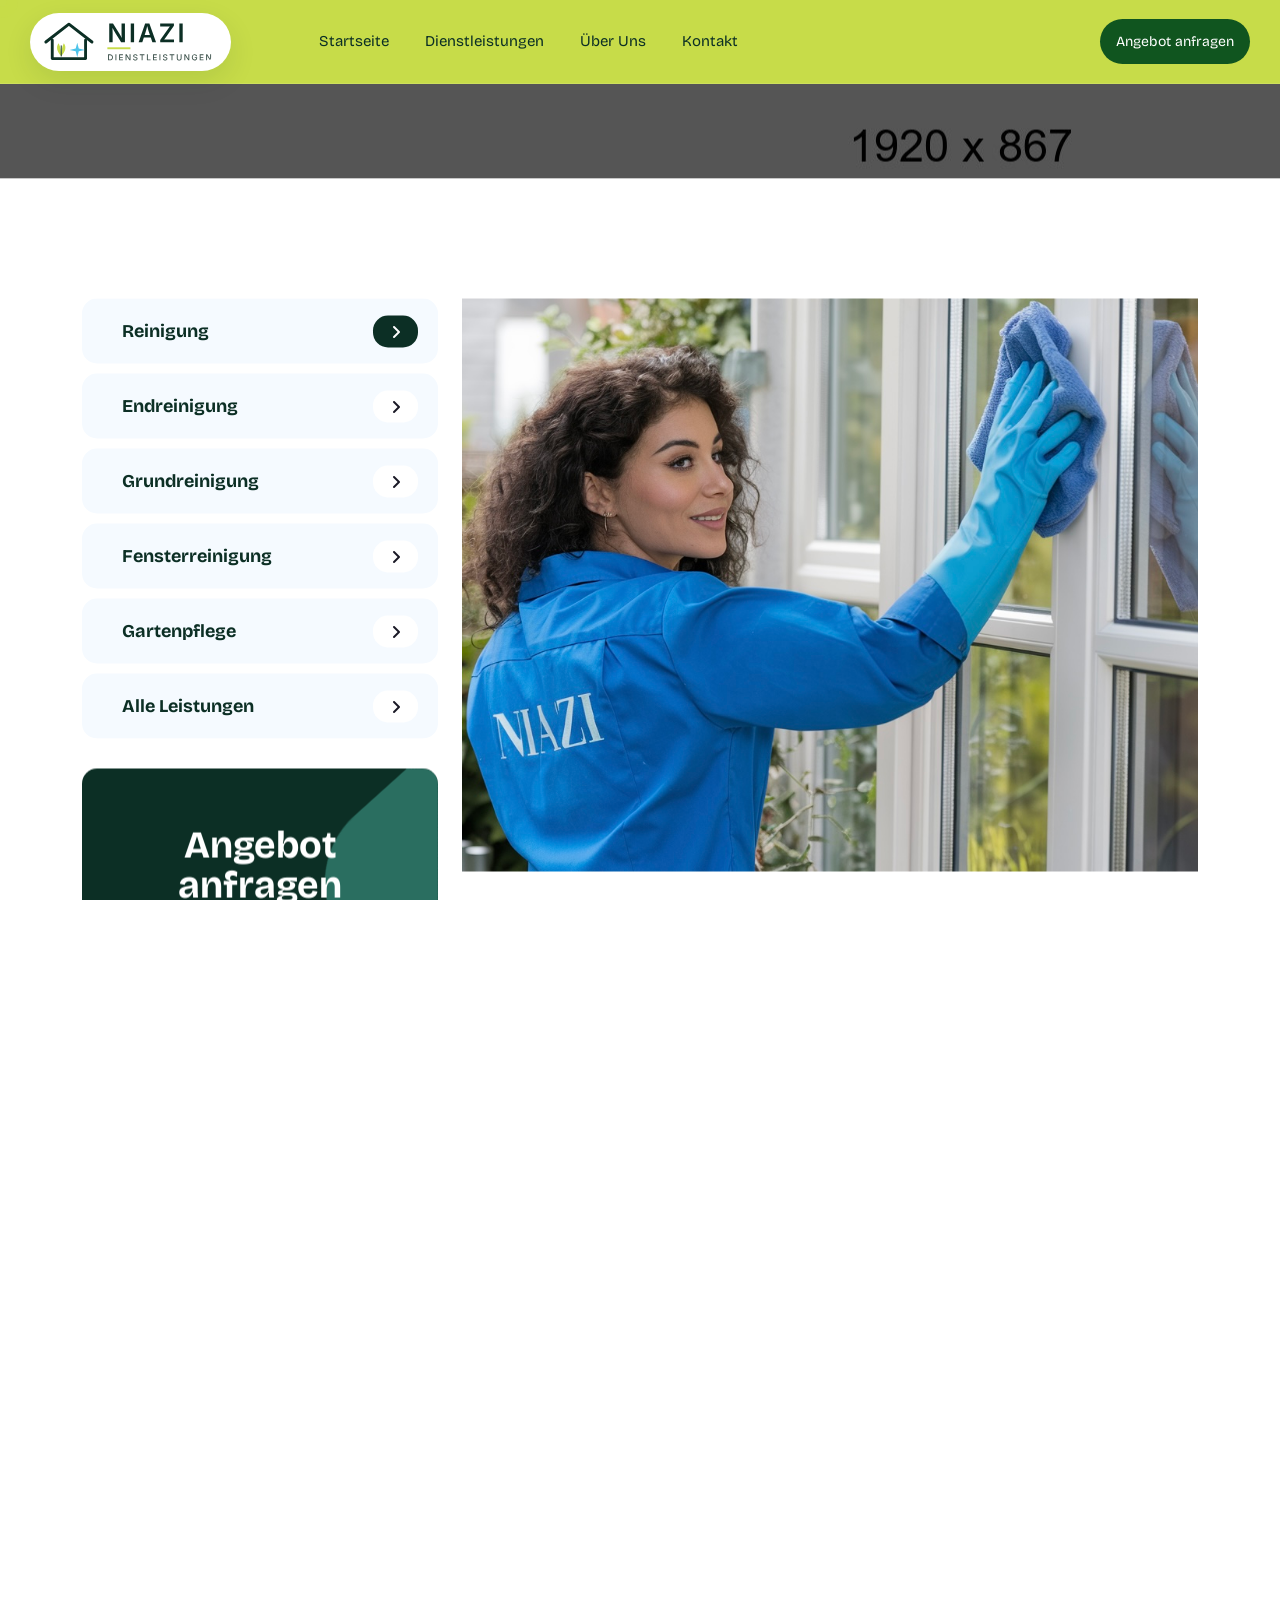
<file: reinigung.html>
<!DOCTYPE html>
<html lang="de">
<head>
<meta charset="utf-8">
 <title>Reinigungsservice Hannover | Niazi Dienstleistungen</title>
<meta name="description" content="Professionelle Reinigung für Wohnungen, Häuser und Büros in Hannover und der Region.">
<!-- Stylesheets -->
<link href="css/bootstrap.min.css" rel="stylesheet">
<link href="css/style.css" rel="stylesheet">
<link href="css/niazi.css" rel="stylesheet">

<link rel="icon" href="images/niazi/favicon.svg" type="image/svg+xml">

<!-- Responsive -->
<meta http-equiv="X-UA-Compatible" content="IE=edge">
<meta name="viewport" content="width=device-width, initial-scale=1.0">
</head>

<body>
  <div class="page-wrapper">

    <!-- Preloader Start -->
      <div class="preloader"></div>

       <!-- Back To Top Start -->
        <button id="back-top" class="back-to-top">
            <i class="fa-regular fa-arrow-up"></i>
        </button>

        <!-- MouseCursor Start -->
        <div class="mouseCursor cursor-outer"></div>
        <div class="mouseCursor cursor-inner"></div>

      <!-- Main Header-->
      <header class="main-header header-style-one header-1 innerpage-style">
        <!-- Header Lower -->
        <div class="header-lower">
          <!-- Main box -->
          <div class="main-box">
            <div class="logo">
              <a href="index.html"><img src="images/niazi/logo.svg" alt="Niazi Dienstleistungen"></a>
            </div>
            <!--Nav Box-->
            <div class="nav-outer">
              <nav class="nav main-menu">
                <ul class="navigation">
                  <li><a href="index.html">Startseite</a></li>
                  <li><a href="index.html#leistungen">Dienstleistungen</a></li>
                  <li><a href="index.html#ueber-uns">Über uns</a></li>
                  <li><a href="kontakt.html">Kontakt</a></li>
                </ul>
              </nav>
            
              <div class="outer-box">
                <!-- Main Menu End-->
                <div class="ui-btn-outer">
                  <ul class="header-contact">
                    <li>
                        <div class="icon">
                          <img src="images/logo/location.png" alt="">
                        </div>
                        <div class="content">
                          <div class="text">Hannover &amp; Region</div>
                        </div>
                    </li>
                    <li>
                      <div class="line"></div>
                    </li>
                    <li>
                        <div class="icon">
                          <img src="images/logo/call.png" alt="">
                        </div>
                        <div class="content">
                          <div class="text"><a href="tel:+491754218151">0175 4218151</a></div>
                        </div>
                    </li>
                  </ul>
                  <a href="https://wa.me/491754218151?text=Hallo%2C%20ich%20interessiere%20mich%20f%C3%BCr%20ein%20Angebot." class="contact-btn" target="_blank" rel="noopener">Angebot anfragen</a>
                  <!-- Mobile Nav toggler -->
                </div>
                <div class="mobile-nav-toggler"><span class="icon lnr-icon-bars"></span></div>
              </div>
            </div>
          </div>
        </div>
        <!-- End Header Lower -->

        <!-- Mobile Menu  -->
        <div class="mobile-menu">
          <div class="menu-backdrop"></div>

          <!--Here Menu Will Come Automatically Via Javascript / Same Menu as in Header-->
          <nav class="menu-box">
            <div class="upper-box">
              <div class="nav-logo">
                <a href="index.html"><img src="images/niazi/logo-on-dark.svg" alt="Niazi Dienstleistungen"></a>
              </div>
              <div class="close-btn"><i class="icon fa fa-times"></i></div>
            </div>

            <ul class="navigation clearfix">
              <!--Keep This Empty / Menu will come through Javascript-->
            </ul>
            <ul class="contact-list-one">
              <li>
                <!-- Contact Info Box -->
                <div class="contact-info-box">
                  <i class="icon lnr-icon-phone-handset"></i>
                  <span class="title">Anrufen</span>
                  <a href="tel:+491754218151">0175 4218151</a>
                </div>
              </li>
              <li>
                <!-- Contact Info Box -->
                <div class="contact-info-box">
                  <span class="icon lnr-icon-envelope1"></span>
                  <span class="title">E-Mail</span>
                  <a href="mailto:info@niazi-dienstleistungen.com">info@niazi-dienstleistungen.com</a>
                </div>
              </li>
              <li>
                <!-- Contact Info Box -->
                <div class="contact-info-box">
                  <span class="icon lnr-icon-clock"></span>
                  <span class="title">Termine</span>
                  nach Vereinbarung
                </div>
              </li>
            </ul>
            <ul class="social-links">
              <li><a href="https://wa.me/491754218151?text=Hallo%2C%20ich%20interessiere%20mich%20f%C3%BCr%20ein%20Angebot." aria-label="WhatsApp"><i class="fab fa-whatsapp"></i></a></li>
            </ul>
          </nav>
        </div>
        <!-- End Mobile Menu -->

        <!-- Sticky Header  -->
        <div class="sticky-header">
          <div class="auto-container">
            <div class="inner-container">
              <!--Logo-->
              <div class="logo">
                <a href="index.html"><img src="images/niazi/logo.svg" alt="Niazi Dienstleistungen"></a>
              </div>

              <!--Right Col-->
              <div class="nav-outer">
                <!-- Main Menu -->
                <nav class="main-menu">
                  <div class="navbar-collapse show collapse clearfix">
                    <ul class="navigation clearfix">
                      <!--Keep This Empty / Menu will come through Javascript-->
                    </ul>
                  </div>
                </nav>
                <!-- Main Menu End-->

                <!--Mobile Navigation Toggler-->
                <div class="mobile-nav-toggler"><span class="icon lnr-icon-bars"></span></div>
              </div>
            </div>
          </div>
        </div>
        <!-- End Sticky Menu -->
      </header>
      <!--End Main Header -->


    <div id="smooth-wrapper">
      <div id="smooth-content">

         <!-- Start main-content -->
        <section class="page-title" style="background-image: url(images/background/page-title.jpg);">
          <div class="auto-container">
            <div class="title-outer text-center">
              <h1 class="title">Reinigungsservice Hannover</h1>
              <ul class="page-breadcrumb">
                <li><a href="index.html">Startseite</a></li>
                <li>Reinigung</li>
              </ul>
            </div>
          </div>
        </section>
<section class="services-details pt-120 pb-120">
          <div class="container">
            <div class="row">
              <div class="col-xl-4 col-lg-4">
                <div class="service-sidebar">
                  <div class="sidebar-widget service-sidebar-single">
                    <div class="sidebar-service-list"><ul><li class="current"><a href="reinigung.html"><i class="fas fa-angle-right"></i><span>Reinigung</span></a></li><li><a href="endreinigung.html"><i class="fas fa-angle-right"></i><span>Endreinigung</span></a></li><li><a href="grundreinigung.html"><i class="fas fa-angle-right"></i><span>Grundreinigung</span></a></li><li><a href="fensterreinigung.html"><i class="fas fa-angle-right"></i><span>Fensterreinigung</span></a></li><li><a href="gartenpflege.html"><i class="fas fa-angle-right"></i><span>Gartenpflege</span></a></li><li><a href="dienstleistungen.html"><i class="fas fa-angle-right"></i><span>Alle Leistungen</span></a></li></ul></div>
                    <div class="service-details-help">
                      <div class="help-shape-1"></div>
                      <div class="help-shape-2"></div>
                      <h2 class="help-title">Angebot<br> anfragen</h2>
                      <div class="help-icon"><span class="lnr-icon-phone-handset"></span></div>
                      <div class="help-contact">
                        <p>Direkt mit Jahangir Niazi sprechen</p>
                        <a href="tel:+491754218151">0175 4218151</a>
                      </div>
                    </div>
                    <div class="sidebar-widget service-sidebar-single mt-4">
                      <a href="https://wa.me/491754218151?text=Hallo%2C%20ich%20interessiere%20mich%20f%C3%BCr%20ein%20Angebot." class="theme-btn btn-style-one d-grid" target="_blank" rel="noopener"><span class="btn-title">Per WhatsApp anfragen</span></a>
                    </div>
                  </div>
                </div>
              </div>
              <div class="col-xl-8 col-lg-8">
                <div class="services-details__content">
                  <img class="w-100" src="images/niazi/Fenster.PNG" alt="">
                  <h3 class="mt-4 mb-2">Professioneller Reinigungsservice in Hannover</h3>
                  <p>Wir reinigen Privathaushalte und Unternehmen in Hannover und der Region. Mit eigenen Geräten und umweltfreundlichen Reinigungsmitteln.</p><p>Die Reinigung wird auf Ihre Räume und Ihren Zeitplan abgestimmt. Einsätze sind auch kurzfristig möglich.</p>
                  <h3>Leistungen</h3><ul class="niazi-list"><li>Regelmäßige Unterhaltsreinigung für Wohnungen und Büros</li><li>Fenster- und Glasreinigung mit streifenfreiem Ergebnis</li><li>Bodenreinigung für die gängigen Beläge</li><li>Grund- und Tiefenreinigung</li><li>Treppenhausreinigung für Mehrfamilienhäuser</li><li>Büroreinigung inklusive Sanitärbereiche</li></ul><h3 class='mt-4'>Preise im Überblick</h3><table class="niazi-prices"><tr><td>Unterhaltsreinigung</td><td>ab 30 € / Stunde</td></tr><tr><td>Fensterreinigung</td><td>ab 3 € / m²</td></tr><tr><td>Grundreinigung</td><td>ab 4,50 € / m²</td></tr><tr><td>Treppenhausreinigung</td><td>ab 20 € / Etage</td></tr></table><p class="niazi-price-note">Preise inklusive Mehrwertsteuer. Mindestauftragswert 60 €. Der Endpreis hängt von Verschmutzung und Aufwand ab.</p><h3>Das sagen Kunden</h3><blockquote class="niazi-quote"><p>„Wir sind begeistert von der Gründlichkeit und Zuverlässigkeit des Teams. Unsere Büroräume waren noch nie so sauber!“</p><p><strong>Meier GmbH, Hannover</strong></p></blockquote><blockquote class="niazi-quote"><p>„Die Fensterreinigung war absolut perfekt – kein Streifen, kein Fleck. Werde ich definitiv wieder buchen.“</p><p><strong>Familie Schmidt, Langenhagen</strong></p></blockquote>
                  <div class="mt-4"><a class="theme-btn-main" href="kontakt.html">
                              <span class="theme-btn-arrow-left"> <i class="fa-solid fa-arrow-right"></i> </span>
                              <span class="theme-btn">Angebot anfordern</span>
                              <span class="theme-btn-arrow-right"> <i class="fa-solid fa-arrow-right"></i> </span>
                            </a></div>
                </div>
              </div>
            </div>
          </div>
        </section>
<!-- Footer Section Start -->
        <footer class="footer-section">
          <div class="footer-area">
            <div class="footer-shape1 float-bob-y"><img src="images/icons/footer-shape1-1.png" alt=""></div>
            <div class="footer-shape2 float-bob-y"><img src="images/icons/footer-shape1-2.png" alt=""></div>
              <div class="container">
                <div class="footer-widget-wrapper">
                  <div class="row justify-content-between">
                      <div class="col-xl-4 col-lg-6 col-md-6 wow fadeInUp" data-wow-delay=".2s">
                        <div class="footer-single-widget">
                          <div class="widget-head widget-logo">
                              <a href="index.html" class="footer-logo"><img src="images/niazi/logo-on-dark.svg" alt="Niazi Dienstleistungen"></a>
                          </div>
                          <div class="footer-content">
                              <div class="text">Professionelle Reinigung und Gartenpflege in Hannover und Umgebung. Zuverlässig, gründlich und zu fairen Preisen.</div>
                              <a class="theme-btn-main" href="kontakt.html">
                              <span class="theme-btn-arrow-left"> <i class="fa-solid fa-arrow-right"></i> </span>
                              <span class="theme-btn">Angebot anfragen</span>
                              <span class="theme-btn-arrow-right"> <i class="fa-solid fa-arrow-right"></i> </span>
                            </a>
                          </div>
                        </div>
                      </div>
                      <div class="col-xl-2 col-lg-3 col-md-4 col-sm-6 col-6 wow fadeInUp" data-wow-delay=".4s">
                        <div class="footer-single-widget">
                          <div class="widget-head"><h4 class="title">Unternehmen</h4></div>
                          <ul class="user-links">
                              <li><a href="ueber-uns.html">Über uns</a></li>
                              <li><a href="kontakt.html">Kontakt</a></li>
                              <li><a href="impressum.html">Impressum</a></li>
                              <li><a href="datenschutz.html">Datenschutz</a></li>
                              <li><a href="agb.html">AGB</a></li>
                            </ul>
                        </div>
                      </div>
                      <div class="col-xl-1 d-none d-xl-block"></div>
                      <div class="col-xl-2 col-lg-3 col-md-6 col-sm-6 col-6 wow fadeInUp" data-wow-delay=".6s">
                        <div class="footer-single-widget">
                          <div class="widget-head"><h4 class="title">Leistungen</h4></div>
                          <ul class="user-links">
                              <li><a href="endreinigung.html">Endreinigung</a></li>
                              <li><a href="grundreinigung.html">Grundreinigung</a></li>
                              <li><a href="fensterreinigung.html">Fensterreinigung</a></li>
                              <li><a href="gartenpflege.html">Gartenpflege</a></li>
                              <li><a href="dienstleistungen.html">Alle Leistungen</a></li>
                            </ul>
                        </div>
                      </div>
                      <div class="col-xl-1 d-none d-xl-block"></div>
                       <div class="col-xl-2 col-md-6 col-sm-6 wow fadeInUp" data-wow-delay=".8s">
                        <div class="footer-single-widget">
                          <div class="widget-head"><h4 class="title">Kontakt</h4></div>
                          <div class="footer-contact">
                            <div class="text">Shepton-Mallet-Ring 10<br>30655 Hannover</div>
                              <div class="footer-info">
                                <h5 class="info-title">Telefon</h5>
                                <a href="tel:+491754218151" class="number">0175 4218151</a>
                                <a href="mailto:info@niazi-dienstleistungen.com" class="email">info@niazi-dienstleistungen.com</a>
                              </div>
                          </div>
                        </div>
                      </div>
                  </div>
                </div>
                <div class="footer-middle-wrapper wow fadeInUp" data-wow-delay=".3s">
                    <ul>
                        <li><span class="week-text">Termine: </span><span class="time-text">nach Vereinbarung</span></li>
                        <li><span class="week-text">WhatsApp:</span><span class="time-text">0175 4218151</span></li>
                    </ul>
                    <ul class="social-icon-list1">
                        <li><a href="https://wa.me/491754218151?text=Hallo%2C%20ich%20interessiere%20mich%20f%C3%BCr%20ein%20Angebot." aria-label="WhatsApp"><i class="fa-brands fa-whatsapp"></i></a></li>
                    </ul>
                </div>
              </div>
              <div class="footer-bottom">
                <div class="container">
                  <div class="footer-bottom-wrapper wow fadeInUp" data-wow-delay=".3s">
                    <p>© 2026 Niazi Dienstleistungen. Alle Rechte vorbehalten.</p>
                    <ul class="footer-menu">
                      <li><a href="impressum.html">Impressum</a></li>
                      <li><a href="datenschutz.html">Datenschutz</a></li>
                      <li><a href="agb.html">AGB</a></li>
                    </ul>
                  </div>
                </div>
              </div>
          </div>
        </footer>

    </div>
    </div>  

   </div>

  <!-- End Page Wrapper -->
  <script src="js/jquery.js"></script>
  <script src="js/popper.min.js"></script>
  <script src="js/bootstrap.min.js"></script>
  <script src="js/jquery.fancybox.js"></script>
  <script src="js/jquery-ui.js"></script>
  <script src="js/gsap.js"></script>
  <script src="js/three.js"></script>
  <script src="js/hover-effect.umd.js"></script>
  <script src="js/gsap-scroll-to-plugin.js"></script>
  <script src="js/gsap-scroll-smoother.js"></script>
  <script src="js/gsap-scroll-trigger.js"></script>
  <script src="js/gsap-split-text.js"></script>
  <script src="js/split-type.min.js"></script>
  <script src="js/parallaxie.js"></script>
  <script src="js/jquery.magnific-popup.min.js"></script>
  <script src="js/wow.js"></script>
  <script src="js/bxslider.js"></script>
  <script src="js/nice-select.min.js"></script>
  <script src="js/knob.js"></script>
  <script src="js/appear.js"></script>
  <script src="js/slick.js"></script>
  <script src="js/swiper.min.js"></script>
  <script src="js/mixitup.js"></script>
  <script src="js/script.js"></script>
  <script src="js/script-gsap.js"></script>
  <script src="js/niazi.js"></script>
</body>

</html>
</file>
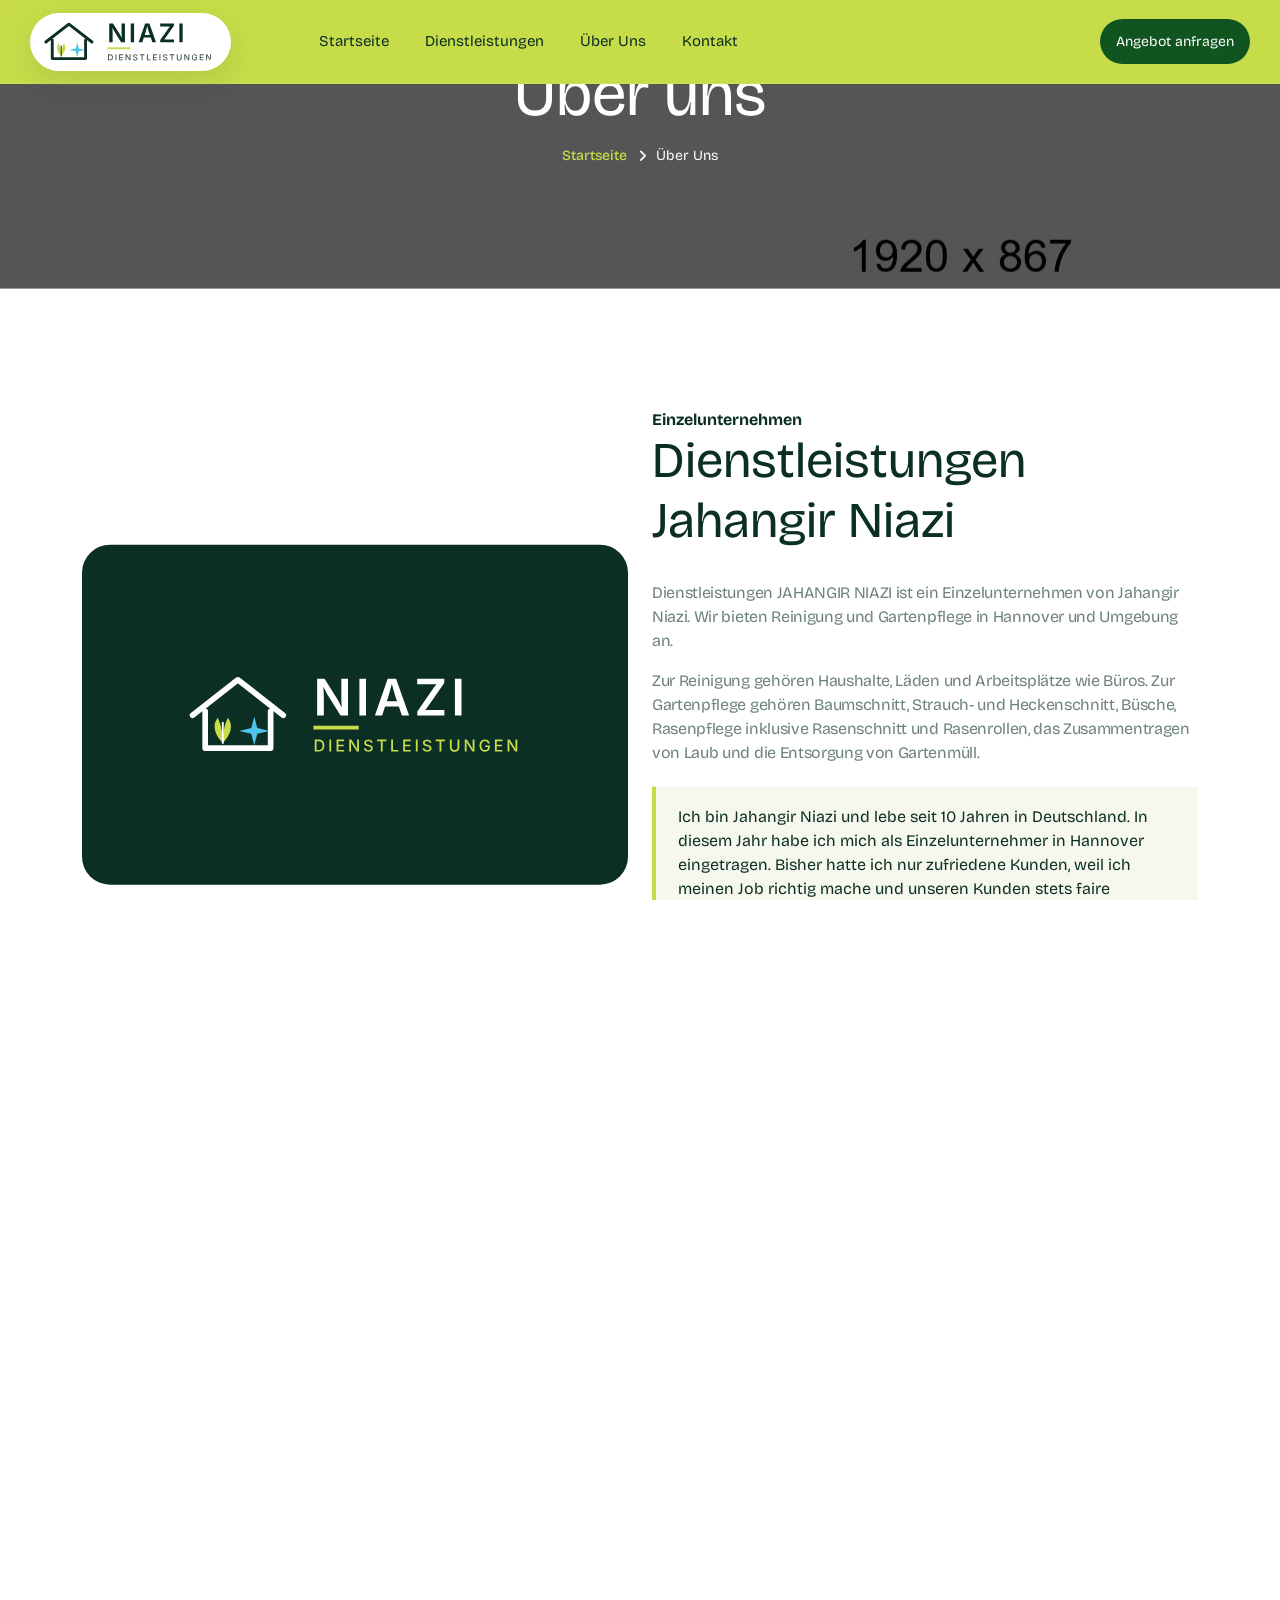
<file: ueber-uns.html>
<!DOCTYPE html>
<html lang="de">
<head>
<meta charset="utf-8">
 <title>Über uns | Dienstleistungen Jahangir Niazi</title>
<meta name="description" content="Jahangir Niazi bietet Reinigung und Gartenpflege in Hannover an. Einzelunternehmen, persönlich und fair.">
<!-- Stylesheets -->
<link href="css/bootstrap.min.css" rel="stylesheet">
<link href="css/style.css" rel="stylesheet">
<link href="css/niazi.css" rel="stylesheet">

<link rel="icon" href="images/niazi/favicon.svg" type="image/svg+xml">

<!-- Responsive -->
<meta http-equiv="X-UA-Compatible" content="IE=edge">
<meta name="viewport" content="width=device-width, initial-scale=1.0">
</head>

<body>
  <div class="page-wrapper">

    <!-- Preloader Start -->
      <div class="preloader"></div>

       <!-- Back To Top Start -->
        <button id="back-top" class="back-to-top">
            <i class="fa-regular fa-arrow-up"></i>
        </button>

        <!-- MouseCursor Start -->
        <div class="mouseCursor cursor-outer"></div>
        <div class="mouseCursor cursor-inner"></div>

      <!-- Main Header-->
      <header class="main-header header-style-one header-1 innerpage-style">
        <!-- Header Lower -->
        <div class="header-lower">
          <!-- Main box -->
          <div class="main-box">
            <div class="logo">
              <a href="index.html"><img src="images/niazi/logo.svg" alt="Niazi Dienstleistungen"></a>
            </div>
            <!--Nav Box-->
            <div class="nav-outer">
              <nav class="nav main-menu">
                <ul class="navigation">
                  <li><a href="index.html">Startseite</a></li>
                  <li><a href="index.html#leistungen">Dienstleistungen</a></li>
                  <li><a href="index.html#ueber-uns">Über uns</a></li>
                  <li><a href="kontakt.html">Kontakt</a></li>
                </ul>
              </nav>
            
              <div class="outer-box">
                <!-- Main Menu End-->
                <div class="ui-btn-outer">
                  <ul class="header-contact">
                    <li>
                        <div class="icon">
                          <img src="images/logo/location.png" alt="">
                        </div>
                        <div class="content">
                          <div class="text">Hannover &amp; Region</div>
                        </div>
                    </li>
                    <li>
                      <div class="line"></div>
                    </li>
                    <li>
                        <div class="icon">
                          <img src="images/logo/call.png" alt="">
                        </div>
                        <div class="content">
                          <div class="text"><a href="tel:+491754218151">0175 4218151</a></div>
                        </div>
                    </li>
                  </ul>
                  <a href="https://wa.me/491754218151?text=Hallo%2C%20ich%20interessiere%20mich%20f%C3%BCr%20ein%20Angebot." class="contact-btn" target="_blank" rel="noopener">Angebot anfragen</a>
                  <!-- Mobile Nav toggler -->
                </div>
                <div class="mobile-nav-toggler"><span class="icon lnr-icon-bars"></span></div>
              </div>
            </div>
          </div>
        </div>
        <!-- End Header Lower -->

        <!-- Mobile Menu  -->
        <div class="mobile-menu">
          <div class="menu-backdrop"></div>

          <!--Here Menu Will Come Automatically Via Javascript / Same Menu as in Header-->
          <nav class="menu-box">
            <div class="upper-box">
              <div class="nav-logo">
                <a href="index.html"><img src="images/niazi/logo-on-dark.svg" alt="Niazi Dienstleistungen"></a>
              </div>
              <div class="close-btn"><i class="icon fa fa-times"></i></div>
            </div>

            <ul class="navigation clearfix">
              <!--Keep This Empty / Menu will come through Javascript-->
            </ul>
            <ul class="contact-list-one">
              <li>
                <!-- Contact Info Box -->
                <div class="contact-info-box">
                  <i class="icon lnr-icon-phone-handset"></i>
                  <span class="title">Anrufen</span>
                  <a href="tel:+491754218151">0175 4218151</a>
                </div>
              </li>
              <li>
                <!-- Contact Info Box -->
                <div class="contact-info-box">
                  <span class="icon lnr-icon-envelope1"></span>
                  <span class="title">E-Mail</span>
                  <a href="mailto:info@niazi-dienstleistungen.com">info@niazi-dienstleistungen.com</a>
                </div>
              </li>
              <li>
                <!-- Contact Info Box -->
                <div class="contact-info-box">
                  <span class="icon lnr-icon-clock"></span>
                  <span class="title">Termine</span>
                  nach Vereinbarung
                </div>
              </li>
            </ul>
            <ul class="social-links">
              <li><a href="https://wa.me/491754218151?text=Hallo%2C%20ich%20interessiere%20mich%20f%C3%BCr%20ein%20Angebot." aria-label="WhatsApp"><i class="fab fa-whatsapp"></i></a></li>
            </ul>
          </nav>
        </div>
        <!-- End Mobile Menu -->

        <!-- Sticky Header  -->
        <div class="sticky-header">
          <div class="auto-container">
            <div class="inner-container">
              <!--Logo-->
              <div class="logo">
                <a href="index.html"><img src="images/niazi/logo.svg" alt="Niazi Dienstleistungen"></a>
              </div>

              <!--Right Col-->
              <div class="nav-outer">
                <!-- Main Menu -->
                <nav class="main-menu">
                  <div class="navbar-collapse show collapse clearfix">
                    <ul class="navigation clearfix">
                      <!--Keep This Empty / Menu will come through Javascript-->
                    </ul>
                  </div>
                </nav>
                <!-- Main Menu End-->

                <!--Mobile Navigation Toggler-->
                <div class="mobile-nav-toggler"><span class="icon lnr-icon-bars"></span></div>
              </div>
            </div>
          </div>
        </div>
        <!-- End Sticky Menu -->
      </header>
      <!--End Main Header -->


    <div id="smooth-wrapper">
      <div id="smooth-content">

         <!-- Start main-content -->
        <section class="page-title" style="background-image: url(images/background/page-title.jpg);">
          <div class="auto-container">
            <div class="title-outer text-center">
              <h1 class="title">Über uns</h1>
              <ul class="page-breadcrumb">
                <li><a href="index.html">Startseite</a></li>
                <li>Über uns</li>
              </ul>
            </div>
          </div>
        </section>
<section class="about-section fix section-padding">
          <div class="container">
            <div class="row g-4 align-items-center">
              <div class="col-lg-6">
                <div class="niazi-brand-panel">
                  <img src="images/niazi/logo-on-dark.svg" alt="Logo Niazi Dienstleistungen">
                </div>
              </div>
              <div class="col-lg-6">
                <div class="sec-title">
                  <h6 class="sub-title">Einzelunternehmen</h6>
                  <h2>Dienstleistungen Jahangir Niazi</h2>
                </div>
                <p>Dienstleistungen JAHANGIR NIAZI ist ein Einzelunternehmen von Jahangir Niazi. Wir bieten Reinigung und Gartenpflege in Hannover und Umgebung an.</p>
                <p>Zur Reinigung gehören Haushalte, Läden und Arbeitsplätze wie Büros. Zur Gartenpflege gehören Baumschnitt, Strauch- und Heckenschnitt, Büsche, Rasenpflege inklusive Rasenschnitt und Rasenrollen, das Zusammentragen von Laub und die Entsorgung von Gartenmüll.</p>
                <blockquote class="niazi-quote">Ich bin Jahangir Niazi und lebe seit 10 Jahren in Deutschland. In diesem Jahr habe ich mich als Einzelunternehmer in Hannover eingetragen. Bisher hatte ich nur zufriedene Kunden, weil ich meinen Job richtig mache und unseren Kunden stets faire Angebote unterbreite. Wir freuen uns auf jeden neuen Auftrag!</blockquote>
                <a class="theme-btn-main" href="kontakt.html">
                              <span class="theme-btn-arrow-left"> <i class="fa-solid fa-arrow-right"></i> </span>
                              <span class="theme-btn">Angebot anfordern</span>
                              <span class="theme-btn-arrow-right"> <i class="fa-solid fa-arrow-right"></i> </span>
                            </a>
              </div>
            </div>
          </div>
        </section>
<!-- Footer Section Start -->
        <footer class="footer-section">
          <div class="footer-area">
            <div class="footer-shape1 float-bob-y"><img src="images/icons/footer-shape1-1.png" alt=""></div>
            <div class="footer-shape2 float-bob-y"><img src="images/icons/footer-shape1-2.png" alt=""></div>
              <div class="container">
                <div class="footer-widget-wrapper">
                  <div class="row justify-content-between">
                      <div class="col-xl-4 col-lg-6 col-md-6 wow fadeInUp" data-wow-delay=".2s">
                        <div class="footer-single-widget">
                          <div class="widget-head widget-logo">
                              <a href="index.html" class="footer-logo"><img src="images/niazi/logo-on-dark.svg" alt="Niazi Dienstleistungen"></a>
                          </div>
                          <div class="footer-content">
                              <div class="text">Professionelle Reinigung und Gartenpflege in Hannover und Umgebung. Zuverlässig, gründlich und zu fairen Preisen.</div>
                              <a class="theme-btn-main" href="kontakt.html">
                              <span class="theme-btn-arrow-left"> <i class="fa-solid fa-arrow-right"></i> </span>
                              <span class="theme-btn">Angebot anfragen</span>
                              <span class="theme-btn-arrow-right"> <i class="fa-solid fa-arrow-right"></i> </span>
                            </a>
                          </div>
                        </div>
                      </div>
                      <div class="col-xl-2 col-lg-3 col-md-4 col-sm-6 col-6 wow fadeInUp" data-wow-delay=".4s">
                        <div class="footer-single-widget">
                          <div class="widget-head"><h4 class="title">Unternehmen</h4></div>
                          <ul class="user-links">
                              <li><a href="ueber-uns.html">Über uns</a></li>
                              <li><a href="kontakt.html">Kontakt</a></li>
                              <li><a href="impressum.html">Impressum</a></li>
                              <li><a href="datenschutz.html">Datenschutz</a></li>
                              <li><a href="agb.html">AGB</a></li>
                            </ul>
                        </div>
                      </div>
                      <div class="col-xl-1 d-none d-xl-block"></div>
                      <div class="col-xl-2 col-lg-3 col-md-6 col-sm-6 col-6 wow fadeInUp" data-wow-delay=".6s">
                        <div class="footer-single-widget">
                          <div class="widget-head"><h4 class="title">Leistungen</h4></div>
                          <ul class="user-links">
                              <li><a href="endreinigung.html">Endreinigung</a></li>
                              <li><a href="grundreinigung.html">Grundreinigung</a></li>
                              <li><a href="fensterreinigung.html">Fensterreinigung</a></li>
                              <li><a href="gartenpflege.html">Gartenpflege</a></li>
                              <li><a href="dienstleistungen.html">Alle Leistungen</a></li>
                            </ul>
                        </div>
                      </div>
                      <div class="col-xl-1 d-none d-xl-block"></div>
                       <div class="col-xl-2 col-md-6 col-sm-6 wow fadeInUp" data-wow-delay=".8s">
                        <div class="footer-single-widget">
                          <div class="widget-head"><h4 class="title">Kontakt</h4></div>
                          <div class="footer-contact">
                            <div class="text">Shepton-Mallet-Ring 10<br>30655 Hannover</div>
                              <div class="footer-info">
                                <h5 class="info-title">Telefon</h5>
                                <a href="tel:+491754218151" class="number">0175 4218151</a>
                                <a href="mailto:info@niazi-dienstleistungen.com" class="email">info@niazi-dienstleistungen.com</a>
                              </div>
                          </div>
                        </div>
                      </div>
                  </div>
                </div>
                <div class="footer-middle-wrapper wow fadeInUp" data-wow-delay=".3s">
                    <ul>
                        <li><span class="week-text">Termine: </span><span class="time-text">nach Vereinbarung</span></li>
                        <li><span class="week-text">WhatsApp:</span><span class="time-text">0175 4218151</span></li>
                    </ul>
                    <ul class="social-icon-list1">
                        <li><a href="https://wa.me/491754218151?text=Hallo%2C%20ich%20interessiere%20mich%20f%C3%BCr%20ein%20Angebot." aria-label="WhatsApp"><i class="fa-brands fa-whatsapp"></i></a></li>
                    </ul>
                </div>
              </div>
              <div class="footer-bottom">
                <div class="container">
                  <div class="footer-bottom-wrapper wow fadeInUp" data-wow-delay=".3s">
                    <p>© 2026 Niazi Dienstleistungen. Alle Rechte vorbehalten.</p>
                    <ul class="footer-menu">
                      <li><a href="impressum.html">Impressum</a></li>
                      <li><a href="datenschutz.html">Datenschutz</a></li>
                      <li><a href="agb.html">AGB</a></li>
                    </ul>
                  </div>
                </div>
              </div>
          </div>
        </footer>

    </div>
    </div>  

   </div>

  <!-- End Page Wrapper -->
  <script src="js/jquery.js"></script>
  <script src="js/popper.min.js"></script>
  <script src="js/bootstrap.min.js"></script>
  <script src="js/jquery.fancybox.js"></script>
  <script src="js/jquery-ui.js"></script>
  <script src="js/gsap.js"></script>
  <script src="js/three.js"></script>
  <script src="js/hover-effect.umd.js"></script>
  <script src="js/gsap-scroll-to-plugin.js"></script>
  <script src="js/gsap-scroll-smoother.js"></script>
  <script src="js/gsap-scroll-trigger.js"></script>
  <script src="js/gsap-split-text.js"></script>
  <script src="js/split-type.min.js"></script>
  <script src="js/parallaxie.js"></script>
  <script src="js/jquery.magnific-popup.min.js"></script>
  <script src="js/wow.js"></script>
  <script src="js/bxslider.js"></script>
  <script src="js/nice-select.min.js"></script>
  <script src="js/knob.js"></script>
  <script src="js/appear.js"></script>
  <script src="js/slick.js"></script>
  <script src="js/swiper.min.js"></script>
  <script src="js/mixitup.js"></script>
  <script src="js/script.js"></script>
  <script src="js/script-gsap.js"></script>
  <script src="js/niazi.js"></script>
</body>

</html>
</file>
<file: css/style.css>
/* Landspire - Gardening and Landscaping HTML Template

Template Name: Landspire
Version: 1.0.0
License: copyright commercial

/************ TABLE OF CONTENTS ***************
1. Fonts
2. Reset
3. Global Settings
4. Main Header / TWO / Three / Four / Five
5. Sticky Header
6. Mobile Menu
7. Section Title
8. Page Title
9. Main Slider
10. Banner Section / Two / Three / Four
11. Features Section / Two / Three / Four / Five / Six
12. About Section / Two / Three / Four / Five / Six
13. Services Section / Two / Three / Four / Five
14. Map Section
15. Call To Action / Two / Three / Four / Five
16. Locations Section / Two
17. Offer Section / Two / Three / Four
18. FAQ's Sectiom / Two
19. Work Section
20. Fun Fact Section / Two
21. Project Section / Two / Three
22. Testimonial Section / Two / Three / Four
23. Why Choose Us / Two / Three
24. Industries Section
25. Pricing Section
26. team Section / Two
27. Contact Sectiom / Two / Three / Four
28. News Section / Two
29. Clients Section
30. Main Footer
**********************************************/
@import url("https://fonts.googleapis.com/css2?family=Bricolage+Grotesque:opsz,wght@12..96,200..800&display=swap");
@import url("animate.css");
@import url("swiper.min.css");
@import url("slick.css");
@import url("jquery.fancybox.min.css");
@import url("nice-select.css");
@import url("jquery-ui.css");
@import url("linear.css");
@import url("magnific-popup.css");
@import url("fontawesome-free.css");
@import url("fontawesome.css");
@import url("flaticon.css");
@import url("flaticon-tech.css");
@import url("flaticon-set-business.css");
@import url("tm-bs-mp.css");
@import url("tm-utility-classes.css");
:root {
  --theme-color1: #C7DC49;
  --theme-color2: #0C2F25;
  --theme-color3: #10551F;
  --theme-color1-rgb: 199, 220, 73;
  --theme-color2-rgb: 12, 47, 37;
  --theme-color3-rgb: 16, 85, 31;
  --theme-color1-text-color: #0C2F25;
  --theme-color2-text-color: #fff;
  --theme-color3-text-color: #0F0B19;
  --body-bg: #fff;
  --theme-color-white: #ffffff;
  --bg-color: #F7F8ED;
  --theme-color-white-rgb: 255, 255, 255;
  --theme-color-silver: #eee;
  --theme-color-black: #000000;
  --theme-color-black-rgb: 0, 0, 0;
  --bg-theme-color1: var(--theme-color1);
  --bg-theme-color2: var(--theme-color2);
  --bg-theme-color3: var(--theme-color3);
  --border-color1-rgba: rgba(255, 255, 255, 0.2);
  --border-color2-rgba: rgba(255, 255, 255, 0.13);
  --text-color: #6D827C;
  --headings-color: #0C2F25;
  --link-color: var(--theme-color1);
  --link-hover-color: var(--theme-color2);
  --body-font-family: "Bricolage Grotesque";
  --heading-font-family: "Bricolage Grotesque";
  --body-font-size: 16px;
  --body-line-height: 1.5;
  --body-font-weight: 400;
  --line-height-heading-h1: 100%;
  --line-height-heading: 120%;
  --line-height-heading-small: 1.4em;
  --h1-font-size: 80px;
  --h2-font-size: 50px;
  --h3-font-size: 30px;
  --h4-font-size: 24px;
  --h5-font-size: 20px;
  --h6-font-size: 16px;
  --h1-font-weight: 400;
  --h2-font-weight: 400;
  --h3-font-weight: 400;
  --h4-font-weight: 400;
  --h5-font-weight: 600;
  --h6-font-weight: 700;
  --sec-title-subtitle-color: #7e8596;
  --sec-title-subtitle-font-size: 16px;
  --sec-title-subtitle-font-weight: 500;
  --sec-title-subtitle-line-height: 1;
  --sec-title-color: var(--headings-color);
  --sec-title-font-size: 50px;
  --sec-title-font-weight: var(--h2-font-weight);
  --container-width: 1320px;
  --small-container-width: 1000px;
  --large-container-width: 1550px;
  --container-pt: 120px;
  --container-pb: 120px;
  --gradient-1: linear-gradient(90deg, #88ff2a 0%, #fff 100%);
}

/*
 * typography.scss
 * -----------------------------------------------
*/
/* --------------------------------------------
    Template Default Fonts & Fonts Styles
 ---------------------------------------------- */
::-moz-selection {
  background: var(--theme-color1);
  color: #fff;
  text-shadow: none;
}
::selection {
  background: var(--theme-color1);
  color: #fff;
  text-shadow: none;
}

::-moz-selection {
  background: var(--theme-color1); /* Firefox */
  color: #fff;
  text-shadow: none;
}

::-webkit-selection {
  background: var(--theme-color1); /* Safari */
  color: #fff;
  text-shadow: none;
}

:active,
:focus {
  outline: none !important;
}

::-webkit-input-placeholder {
  color: #7c858c;
}

::-moz-input-placeholder {
  color: #7c858c;
}

::-ms-input-placeholder {
  color: #7c858c;
}

body {
  background-color: var(--body-bg);
  background-attachment: fixed;
  -ms-word-wrap: break-word;
  word-wrap: break-word;
  counter-reset: my-sec-counter;
  -webkit-font-smoothing: antialiased;
  -moz-font-smoothing: antialiased;
  color: var(--text-color);
  font-size: var(--body-font-size);
  font-family: var(--body-font-family);
  font-weight: var(--body-font-weight);
  line-height: var(--body-line-height);
}

p,
.text {
  color: var(--text-color);
  font-size: var(--body-font-size);
  font-weight: var(--body-font-weight);
  line-height: var(--body-line-height);
  letter-spacing: -0.32px;
}

/* -------- Headings ---------- */
h1,
h2,
h3,
h4,
h5,
h6 {
  color: var(--headings-color);
  position: relative;
  font-family: var(--heading-font-family);
  margin: 0;
}
h1 small,
h1 .small,
h2 small,
h2 .small,
h3 small,
h3 .small,
h4 small,
h4 .small,
h5 small,
h5 .small,
h6 small,
h6 .small {
  font-weight: normal;
  line-height: 1;
  color: var(--headings-color);
}
h1 a,
h2 a,
h3 a,
h4 a,
h5 a,
h6 a {
  color: inherit;
  font-weight: inherit;
}

h1 {
  font-size: var(--h1-font-size);
  font-weight: var(--h1-font-weight);
  line-height: var(--line-height-heading-h1);
}

h2 {
  font-size: var(--h2-font-size);
  font-weight: var(--h2-font-weight);
  line-height: var(--line-height-heading);
}

h3 {
  font-size: var(--h3-font-size);
  font-weight: var(--h3-font-weight);
  line-height: var(--line-height-heading);
}
@media (max-width: 1199.98px) {
  h3 {
    font-size: 26px;
  }
}
@media (max-width: 767.98px) {
  h3 {
    font-size: 25px;
  }
}
@media (max-width: 575.98px) {
  h3 {
    font-size: 22px;
  }
}
@media (max-width: 469.98px) {
  h3 {
    font-size: 20px;
  }
}

h4 {
  font-size: var(--h4-font-size);
  font-weight: var(--h4-font-weight);
  line-height: var(--line-height-heading-small);
}
@media (max-width: 1399.98px) {
  h4 {
    font-size: 22px;
  }
}
@media (max-width: 575.98px) {
  h4 {
    font-size: 20px;
  }
}
@media (max-width: 469.98px) {
  h4 {
    font-size: 19px;
  }
}

h5 {
  font-size: var(--h5-font-size);
  font-weight: var(--h5-font-weight);
  line-height: var(--line-height-heading-small);
}

h6 {
  font-size: var(--h6-font-size);
  font-weight: var(--h6-font-weight);
  line-height: var(--line-height-heading-small);
}

/* -------- Body Text ---------- */
table p {
  margin-bottom: 0;
}

p {
  padding: 0;
}
p a:not(.button):not(.btn):hover, p a:not(.button):not(.btn):focus {
  text-decoration: underline;
}

/* -------- other ---------- */
a {
  color: var(--link-color);
  text-decoration: none;
  font-weight: var(--body-font-weight);
  cursor: pointer;
  -webkit-transition: all 0.3s ease;
  transition: all 0.3s ease;
}
a:hover, a:focus {
  color: inherit;
  text-decoration: none;
  outline: none;
}
a b,
a strong {
  -webkit-transition: all 0.3s ease;
  transition: all 0.3s ease;
}
a img {
  border: none;
}

pre,
ul,
ol,
dl,
dd,
blockquote,
address,
table,
fieldset {
  margin-bottom: 10px;
}

ol,
ul {
  list-style-position: inside;
  margin: 0;
  padding: 0;
  list-style: none;
}

b,
strong {
  color: #333;
  font-weight: var(--body-font-weight-bold);
}

iframe {
  border: none !important;
}

/*
 * container.scss
 * -----------------------------------------------
*/
.container .container {
  width: 100%;
}

.container .container,
.container .container-fluid,
.container-fluid .container,
.container-fluid .container-fluid {
  padding-left: 0;
  padding-right: 0;
}

.container-fluid {
  padding-left: 60px;
  padding-right: 60px;
}

@media (min-width: 1400px) {
  .container,
  .container-lg,
  .container-md,
  .container-sm,
  .container-xl,
  .container-xxl {
    max-width: var(--container-width);
  }
}
.auto-container {
  position: static;
  max-width: var(--container-width);
  padding: 0px 15px;
  margin: 0 auto;
  width: 100%;
}

.container-1600 {
  max-width: 1600px;
}

/*=== Default Form ===*/
.form-control, .input-text {
  height: calc(2.25rem + 27px);
  padding: 14px 30px;
  outline: 0;
  background-color: #f4f5f8;
  border: 1px solid #f4f5f8;
  color: #686a6f;
  font-size: 0.9rem;
  width: 100%;
}
.form-control::-webkit-input-placeholder, .input-text::-webkit-input-placeholder {
  color: #686a6f;
  opacity: 1;
}
.form-control::-moz-placeholder, .input-text::-moz-placeholder {
  color: #686a6f;
  opacity: 1;
}
.form-control:-ms-input-placeholder, .input-text:-ms-input-placeholder {
  color: #686a6f;
  opacity: 1;
}
.form-control::-ms-input-placeholder, .input-text::-ms-input-placeholder {
  color: #686a6f;
  opacity: 1;
}
.form-control::placeholder, .input-text::placeholder {
  color: #686a6f;
  opacity: 1;
}
.form-control:-ms-input-placeholder, .input-text:-ms-input-placeholder {
  color: #686a6f;
}
.form-control::-ms-input-placeholder, .input-text::-ms-input-placeholder {
  color: #686a6f;
}

textarea.form-control {
  height: auto;
  padding-top: 15px;
  padding-bottom: 15px;
}

.pricing-tab-btn {
  display: -webkit-box;
  display: -ms-flexbox;
  display: flex;
  -webkit-box-align: center;
      -ms-flex-align: center;
          align-items: center;
  gap: 20px;
  margin-top: 40px;
  margin-bottom: 90px;
  position: relative;
  z-index: 99;
}
@media (max-width: 767.98px) {
  .pricing-tab-btn {
    margin-bottom: 20px;
    margin-top: 40px;
  }
}
.pricing-tab-btn span {
  color: var(--theme-color-white);
  font-family: var(--heading-font-family);
  font-size: 20px;
  font-weight: 700;
}
.pricing-tab-btn .nav {
  background: #151515;
  border: 1px solid rgba(255, 255, 255, 0.2);
  border-radius: 100px;
  display: -webkit-inline-box;
  display: -ms-inline-flexbox;
  display: inline-flex;
  line-height: 1;
  padding: 5px 8px;
}
.pricing-tab-btn .nav .nav-item .nav-link {
  border-radius: 31px;
  border: none;
  color: var(--theme-color2);
  font-family: var(--heading-font-family);
  font-size: 20px;
  font-weight: 700;
  height: 24px;
  padding: 0;
  width: 24px;
  -webkit-transition: all 0.2s ease-in-out;
  transition: all 0.2s ease-in-out;
}
.pricing-tab-btn .nav .nav-item .nav-link.active {
  background: var(--theme-color1);
  color: var(--theme-color-white);
}

.tp-cursor #cursor-outer {
  display: block;
}

#cursor-outer {
  position: absolute;
  display: none;
  width: 10px;
  height: 10px;
  pointer-events: none;
  z-index: 99999;
  opacity: 0;
  top: 0;
  left: 0;
}

#cursorDot {
  position: fixed;
  display: -webkit-box;
  display: -ms-flexbox;
  display: flex;
  -webkit-box-align: center;
      -ms-flex-align: center;
          align-items: center;
  pointer-events: none;
  background-color: var(--theme-color1);
  border-radius: 50%;
  -webkit-box-pack: center;
      -ms-flex-pack: center;
          justify-content: center;
  mix-blend-mode: difference;
  color: transparent;
}

/* cursorDot view 
============= */
#cursorDot .cursorDot-view {
  position: absolute;
  opacity: 0;
  visibility: hidden;
  padding: 0 5px;
  font-size: 15px;
  font-weight: 500;
  color: #000;
  line-height: 1.3;
  text-align: center;
  -webkit-transform: scale(0);
          transform: scale(0);
}

/* cursorDot drag 
============= */
#cursorDot .cursorDot-drag {
  position: absolute;
  display: block;
  width: 100%;
  padding: 0 5px;
  font-size: 15px;
  font-weight: 600;
  color: var(--theme-color-white);
  line-height: 1.2;
  text-align: center;
  -webkit-transition: all 0.3s;
  transition: all 0.3s;
}

#cursorDot .cursorDot-drag::before,
#cursorDot .cursorDot-drag::after {
  position: absolute;
  top: 50%;
  margin-top: -5px;
  font-size: 19px;
  color: var(--theme-color-white);
  height: 10px;
  line-height: 10px;
  font-family: "Font Awesome 5 Pro";
  font-weight: 900;
  display: inline-block;
  font-style: normal;
  font-variant: normal;
  text-rendering: auto;
  -webkit-font-smoothing: antialiased;
}

#cursorDot .cursorDot-drag::before {
  content: "\f104"; /* Font Awesome */
  left: 0;
  -webkit-transform: translate3d(20px, 0, 0);
          transform: translate3d(20px, 0, 0);
  -webkit-transition: all 0.25s;
  transition: all 0.25s;
}

#cursorDot .cursorDot-drag::after {
  content: "\f105"; /* Font Awesome */
  right: 0;
  -webkit-transform: translate3d(-20px, 0, 0);
          transform: translate3d(-20px, 0, 0);
  -webkit-transition: all 0.25s;
  transition: all 0.25s;
}

#cursorDot.with-blur {
  backdrop-filter: blur(18px);
  -webkit-transform: translate3d(0, 0, 0);
  transform: translate3d(0, 0, 0);
}

/* cursorDot close 
============== */
#cursorDot.cursorDot-close-enabled {
  opacity: 1 !important;
}

#cursorDot .cursorDot-close {
  position: absolute;
  padding: 0 5px;
  font-size: 14px;
  font-weight: 600;
  color: var(--theme-color1);
  line-height: 1;
  text-align: center;
}

.tp-magnetic-wrap {
  display: -webkit-box;
  display: -ms-flexbox;
  display: flex;
  -webkit-box-pack: center;
      -ms-flex-pack: center;
          justify-content: center;
  -webkit-box-align: center;
      -ms-flex-align: center;
          align-items: center;
}

.back-to-top {
  border-radius: 50% !important;
  background-color: var(--theme-color1);
  width: 50px;
  height: 50px;
  line-height: 50px;
  color: var(--theme-color-black);
  font-size: 18px;
  position: fixed;
  display: inline-block;
  z-index: 999;
  right: 30px;
  bottom: 30px;
  -webkit-transition: all 0.2s ease-in-out;
  transition: all 0.2s ease-in-out;
  opacity: 0;
  visibility: hidden;
  -webkit-transform: translateY(20px);
          transform: translateY(20px);
}
.back-to-top.show {
  opacity: 1;
  visibility: visible;
  -webkit-transform: translate(0);
          transform: translate(0);
}

.cursor-outer {
  -webkit-margin-start: -12px;
          margin-inline-start: -12px;
  margin-top: -12px;
  width: 30px;
  height: 30px;
  border: 1px solid var(--theme-color1);
  background-color: var(--theme-color1);
  -webkit-box-sizing: border-box;
          box-sizing: border-box;
  z-index: 10000000;
  opacity: 0.34;
  -webkit-transition: all 0.4s ease-out 0s;
  transition: all 0.4s ease-out 0s;
}

.cursor-outer.cursor-hover {
  opacity: 0.14;
}

.cursor-outer.cursor-big {
  opacity: 0;
}

.mouseCursor {
  position: fixed;
  top: 0;
  inset-inline-start: 0;
  inset-inline-end: 0;
  bottom: 0;
  pointer-events: none;
  border-radius: 50%;
  -webkit-transform: translateZ(0);
          transform: translateZ(0);
  visibility: hidden;
  text-align: center;
}

.mouseCursor.cursor-big {
  width: 20px;
  height: 20px;
  -webkit-margin-start: -12px;
          margin-inline-start: -12px;
  margin-top: -12px;
}

.cursor-inner {
  -webkit-margin-start: -3px;
          margin-inline-start: -3px;
  margin-top: -3px;
  width: 10px;
  height: 10px;
  z-index: 10000001;
  background-color: var(--theme-color1);
  opacity: 1;
  -webkit-transition: all 0.24s ease-out 0s;
  transition: all 0.24s ease-out 0s;
}

.cursor-inner span {
  color: #fff;
  line-height: 60px;
  opacity: 0;
  text-transform: uppercase;
  letter-spacing: 1px;
  font-size: 12px;
}

.cursor-inner.cursor-big span {
  opacity: 1;
}

.cursor-inner.cursor-hover {
  -webkit-margin-start: -10px;
          margin-inline-start: -10px;
  margin-top: -10px;
  width: 30px;
  height: 30px;
  background-color: var(--theme-color1);
  border: 1px solid #686363;
  opacity: 0;
}

/*=======================
    Preloader
=======================*/
.preloader {
  -webkit-box-align: center;
      -ms-flex-align: center;
          align-items: center;
  cursor: default;
  display: -webkit-box;
  display: -ms-flexbox;
  display: flex;
  height: 100%;
  -webkit-box-pack: center;
      -ms-flex-pack: center;
          justify-content: center;
  position: fixed;
  left: 0;
  top: 0;
  width: 100%;
  z-index: 9999999;
}
.preloader .animation-preloader {
  z-index: 1000;
}
.preloader .animation-preloader .spinner {
  -webkit-animation: spinner 1s infinite linear;
          animation: spinner 1s infinite linear;
  border-radius: 50%;
  border: 3px solid var(--theme-color-black);
  border-top-color: var(--theme-color1);
  height: 9em;
  margin: 0 auto 3.5em auto;
  width: 9em;
}
@media (max-width: 767px) {
  .preloader .animation-preloader .spinner {
    width: 7.5em;
    height: 7.5em;
    margin: 0 auto 1.5em auto;
  }
}
.preloader .animation-preloader .txt-loading {
  font: bold 5em var(--heading-font-family), var(--body-font-family);
  text-align: center;
  -webkit-user-select: none;
     -moz-user-select: none;
      -ms-user-select: none;
          user-select: none;
}
@media (max-width: 767px) {
  .preloader .animation-preloader .txt-loading {
    font-size: 2.5em;
  }
}
.preloader .animation-preloader .txt-loading .letters-loading {
  color: var(--theme-color1);
  position: relative;
}
.preloader .animation-preloader .txt-loading .letters-loading:nth-child(2):before {
  -webkit-animation-delay: 0.2s;
          animation-delay: 0.2s;
}
.preloader .animation-preloader .txt-loading .letters-loading:nth-child(3):before {
  -webkit-animation-delay: 0.4s;
          animation-delay: 0.4s;
}
.preloader .animation-preloader .txt-loading .letters-loading:nth-child(4):before {
  -webkit-animation-delay: 0.6s;
          animation-delay: 0.6s;
}
.preloader .animation-preloader .txt-loading .letters-loading:nth-child(5):before {
  -webkit-animation-delay: 0.8s;
          animation-delay: 0.8s;
}
.preloader .animation-preloader .txt-loading .letters-loading:nth-child(6):before {
  -webkit-animation-delay: 1s;
          animation-delay: 1s;
}
.preloader .animation-preloader .txt-loading .letters-loading:nth-child(7):before {
  -webkit-animation-delay: 1.2s;
          animation-delay: 1.2s;
}
.preloader .animation-preloader .txt-loading .letters-loading:nth-child(8):before {
  -webkit-animation-delay: 1.4s;
          animation-delay: 1.4s;
}
.preloader .animation-preloader .txt-loading .letters-loading::before {
  -webkit-animation: letters-loading 4s infinite;
          animation: letters-loading 4s infinite;
  color: var(--theme-color-white);
  content: attr(data-text-preloader);
  left: 0;
  opacity: 0;
  font-family: var(--heading-font-family);
  position: absolute;
  top: -3px;
  -webkit-transform: rotateY(-90deg);
          transform: rotateY(-90deg);
}
.preloader p {
  font-size: 15px;
  font-weight: 600;
  text-transform: uppercase;
  letter-spacing: 8px;
  color: var(--theme-color-white);
}
.preloader .loader {
  position: fixed;
  top: 0;
  left: 0;
  width: 100%;
  height: 100%;
  font-size: 0;
  z-index: 1;
  pointer-events: none;
}
.preloader .loader .row {
  height: 100%;
}
.preloader .loader .loader-section {
  padding: 0px;
}
.preloader .loader .loader-section .bg {
  background-color: var(--body-bg);
  height: 100%;
  left: 0;
  width: 100%;
  -webkit-transition: all 800ms cubic-bezier(0.77, 0, 0.175, 1);
  transition: all 800ms cubic-bezier(0.77, 0, 0.175, 1);
}
.preloader.loaded .animation-preloader {
  opacity: 0;
  -webkit-transition: 0.3s ease-out;
  transition: 0.3s ease-out;
}
.preloader.loaded .loader-section .bg {
  width: 0;
  -webkit-transition: 0.7s 0.3s allcubic-bezier(0.1, 0.1, 0.1, 1);
  transition: 0.7s 0.3s allcubic-bezier(0.1, 0.1, 0.1, 1);
}

/*
 *	boxed-layout.scss
 * -----------------------------------------------
*/
.tm-boxed-layout {
  background-color: #444;
  padding-top: 40px;
  padding-bottom: 40px;
  padding-left: 15px;
  padding-right: 15px;
}
.tm-boxed-layout.layer-overlay:before {
  z-index: -1;
}
.tm-boxed-layout .page-wrapper {
  margin: 0 auto;
  overflow: hidden;
}
@media (min-width: 1200px) {
  .tm-boxed-layout .page-wrapper {
    width: 1170px;
  }
}
.tm-boxed-layout .container .container {
  width: 100%;
}
@media (min-width: 1200px) {
  .tm-boxed-layout .container {
    width: 1140px;
  }
}
@media (min-width: 1000px) {
  .tm-boxed-layout.tm-container-970px .page-wrapper {
    width: 970px;
  }
}
.tm-boxed-layout.tm-container-970px .container,
.tm-boxed-layout.tm-container-970px .container-fluid {
  padding-left: 20px;
  padding-right: 20px;
}
.tm-boxed-layout.tm-container-970px .container .container,
.tm-boxed-layout.tm-container-970px .container .container-fluid,
.tm-boxed-layout.tm-container-970px .container-fluid .container,
.tm-boxed-layout.tm-container-970px .container-fluid .container-fluid {
  padding-left: 0;
  padding-right: 0;
}
@media (min-width: 1300px) {
  .tm-boxed-layout.tm-container-1230px .page-wrapper {
    width: 1230px;
  }
}
.tm-boxed-layout.tm-container-1230px .container,
.tm-boxed-layout.tm-container-1230px .container-fluid {
  width: 100%;
  padding-left: 20px;
  padding-right: 20px;
}
.tm-boxed-layout.tm-container-1230px .container .container,
.tm-boxed-layout.tm-container-1230px .container .container-fluid,
.tm-boxed-layout.tm-container-1230px .container-fluid .container,
.tm-boxed-layout.tm-container-1230px .container-fluid .container-fluid {
  padding-left: 0;
  padding-right: 0;
}
@media (min-width: 1400px) {
  .tm-boxed-layout.tm-container-1300px .page-wrapper {
    width: 1300px;
  }
}
.tm-boxed-layout.tm-container-1300px .container,
.tm-boxed-layout.tm-container-1300px .container-fluid {
  width: 100%;
  padding-left: 20px;
  padding-right: 20px;
}
.tm-boxed-layout.tm-container-1300px .container .container,
.tm-boxed-layout.tm-container-1300px .container .container-fluid,
.tm-boxed-layout.tm-container-1300px .container-fluid .container,
.tm-boxed-layout.tm-container-1300px .container-fluid .container-fluid {
  padding-left: 0;
  padding-right: 0;
}
@media (min-width: 1400px) {
  .tm-boxed-layout.tm-container-1340px .page-wrapper {
    width: 1340px;
  }
}
.tm-boxed-layout.tm-container-1340px .container,
.tm-boxed-layout.tm-container-1340px .container-fluid {
  width: 100%;
  padding-left: 20px;
  padding-right: 20px;
}
.tm-boxed-layout.tm-container-1340px .container .container,
.tm-boxed-layout.tm-container-1340px .container .container-fluid,
.tm-boxed-layout.tm-container-1340px .container-fluid .container,
.tm-boxed-layout.tm-container-1340px .container-fluid .container-fluid {
  padding-left: 0;
  padding-right: 0;
}
@media (min-width: 1400px) {
  .tm-boxed-layout.tm-container-1440px .page-wrapper {
    width: 1440px;
  }
}
.tm-boxed-layout.tm-container-1440px .container,
.tm-boxed-layout.tm-container-1440px .container-fluid {
  width: 100%;
  padding-left: 20px;
  padding-right: 20px;
}
.tm-boxed-layout.tm-container-1440px .container .container,
.tm-boxed-layout.tm-container-1440px .container .container-fluid,
.tm-boxed-layout.tm-container-1440px .container-fluid .container,
.tm-boxed-layout.tm-container-1440px .container-fluid .container-fluid {
  padding-left: 0;
  padding-right: 0;
}
@media (min-width: 1560px) {
  .tm-boxed-layout.tm-container-1500px .page-wrapper {
    width: 1500px;
  }
}
.tm-boxed-layout.tm-container-1500px .container,
.tm-boxed-layout.tm-container-1500px .container-fluid {
  width: 100%;
  padding-left: 20px;
  padding-right: 20px;
}
.tm-boxed-layout.tm-container-1500px .container .container,
.tm-boxed-layout.tm-container-1500px .container .container-fluid,
.tm-boxed-layout.tm-container-1500px .container-fluid .container,
.tm-boxed-layout.tm-container-1500px .container-fluid .container-fluid {
  padding-left: 0;
  padding-right: 0;
}
@media (min-width: 1660px) {
  .tm-boxed-layout.tm-container-1600px .page-wrapper {
    width: 1600px;
  }
}
.tm-boxed-layout.tm-container-1600px .container,
.tm-boxed-layout.tm-container-1600px .container-fluid {
  width: 100%;
  padding-left: 20px;
  padding-right: 20px;
}
.tm-boxed-layout.tm-container-1600px .container .container,
.tm-boxed-layout.tm-container-1600px .container .container-fluid,
.tm-boxed-layout.tm-container-1600px .container-fluid .container,
.tm-boxed-layout.tm-container-1600px .container-fluid .container-fluid {
  padding-left: 0;
  padding-right: 0;
}
.tm-boxed-layout.tm-container-100pr .page-wrapper {
  width: 95%;
}
.tm-boxed-layout.tm-container-100pr .page-wrapper .container,
.tm-boxed-layout.tm-container-100pr .page-wrapper .container-fluid {
  width: 100%;
}
.tm-boxed-layout.container-shadow .page-wrapper {
  -webkit-box-shadow: 0 0 25px 0 #777;
          box-shadow: 0 0 25px 0 #777;
}
.tm-boxed-layout .header,
.tm-boxed-layout section,
.tm-boxed-layout .footer {
  background-color: #fff;
}
.tm-boxed-layout .header .navbar-default {
  background-color: #fff;
  border-color: #fff;
  padding: 0;
}
.tm-boxed-layout .header .navbar-default .navbar-nav > li > a {
  padding: 30px 5px;
}
.tm-boxed-layout .header .navbar-default .navbar-collapse {
  background-color: #fff;
  border-color: #fff;
  margin-right: 30px;
}
.tm-boxed-layout .header #header-logo {
  margin: 0;
  padding-top: 27px;
}
.tm-boxed-layout .banner-section .slide-item {
  min-height: 540px;
}
.tm-boxed-layout .banner-section .slide-item .content-box {
  padding: 150px 0 220px;
}
.tm-boxed-layout .banner-section-two .content-box {
  padding: 250px 0 150px;
}
.tm-boxed-layout .banner-section-three .content-box {
  padding: 250px 0 150px;
}
.tm-boxed-layout .banner-section-four .content-box {
  padding: 130px 0;
}

@media (max-width: 1200px) {
  .tm-boxed-layout {
    padding-top: 15px;
  }
  .tm-boxed-layout .header .navbar-default .navbar-nav > li > a {
    padding: 10px;
  }
  .tm-boxed-layout .header .navbar-default .navbar-collapse {
    margin-right: 15px;
  }
  .tm-boxed-layout .navbar-header {
    padding: 15px 0;
  }
  .tm-boxed-layout .navbar-collapse .navbar-nav li a .caret {
    margin-right: 0;
  }
}
.payment-method .accordion-box {
  position: relative;
}
.payment-method .accordion-box .block {
  position: relative;
  margin-bottom: 10px;
  border-bottom: 1px solid #e1e1e1;
  padding: 0 0 5px;
}
.payment-method .accordion-box .block .acc-btn {
  position: relative;
  color: var(--headings-color);
  font-family: var(--heading-font-family);
  font-weight: var(--h4-font-weight);
  font-size: 20px;
  cursor: pointer;
  -webkit-transition: all 500ms ease;
  transition: all 500ms ease;
  border-bottom: 1px solid #fff;
  padding: 8px 0 14px;
  display: -webkit-box;
  display: -ms-flexbox;
  display: flex;
  -webkit-box-pack: justify;
      -ms-flex-pack: justify;
          justify-content: space-between;
}
.payment-method .accordion-box .block .acc-btn .icon {
  -webkit-transition: all 500ms ease;
  transition: all 500ms ease;
}
.payment-method .accordion-box .block .acc-btn.active .icon {
  -webkit-transform: rotateY(180deg);
          transform: rotateY(180deg);
}
.payment-method .accordion-box .block .acc-content {
  position: relative;
  display: none;
}
.payment-method .accordion-box .block .acc-content .content {
  position: relative;
  margin-top: -2px;
}
.payment-method .accordion-box .block .acc-content .content .text {
  display: block;
  font-size: 16px;
  line-height: 30px;
  color: #808287;
  margin-bottom: 11px !important;
}
.payment-method .accordion-box .block .acc-content.current {
  display: block;
}

/***

====================================================================
Reset
====================================================================

***/
* {
  margin: 0px;
  padding: 0px;
  border: none;
  outline: none;
  font-size: 100%;
}

/***

====================================================================
Global Settings
====================================================================

***/
textarea {
  overflow: hidden;
  resize: none;
}

button {
  outline: none !important;
  cursor: pointer;
}

ul,
li {
  list-style: none;
  padding: 0px;
  margin: 0px;
}

.title a {
  color: inherit;
}

.color1 {
  color: var(--theme-color1);
}

.color2 {
  color: var(--theme-color2);
}

.color3 {
  color: var(--theme-color3);
}

.bg-color3 {
  background-color: var(--theme-color3) !important;
}

.page-wrapper {
  position: relative;
  margin: 0 auto;
  width: 100%;
  min-width: 300px;
  z-index: 99;
  background-color: var(--body-bg);
}

.large-container {
  position: static;
  max-width: var(--large-container-width);
  padding: 0px 15px;
  margin: 0 auto;
  width: 100%;
}

.auto-container {
  position: static;
  max-width: var(--container-width);
  padding: 0px 15px;
  margin: 0 auto;
  width: 100%;
}

.small-container {
  position: static;
  max-width: var(--small-container-width);
  padding: 0px 15px;
  margin: 0 auto;
  width: 100%;
}

.pull-right {
  float: right;
}

.pull-left {
  float: left;
}

.dropdown-toggle::after {
  display: none;
}

/*=======================
Scroll To Top style
=======================*/
.scroll-to-top {
  position: fixed;
  right: 20px;
  bottom: 20px;
  width: 40px;
  font-size: 16px;
  line-height: 40px;
  color: var(--theme-color-black);
  text-align: center;
  cursor: pointer;
  background-color: var(--theme-color1);
  z-index: 100;
  display: none;
  border-radius: 50%;
  margin: 0 auto;
  -webkit-box-shadow: 0 0 5px rgba(0, 0, 0, 0.1);
  box-shadow: 0 0 5px rgba(0, 0, 0, 0.1);
  -webkit-transition: all 300ms ease;
  transition: all 300ms ease;
}

.scroll-to-top:hover {
  background: var(--theme-color1);
  color: #000;
}

/*=======================
    Preloader
=======================*/
.preloader {
  position: fixed;
  left: 0px;
  top: 0px;
  width: 100%;
  height: 100%;
  z-index: 999999;
  background-color: #ffffff;
}
.preloader:after {
  position: absolute;
  left: 50%;
  top: 50%;
  width: 110px;
  margin-left: -55px;
  margin-top: -70px;
  height: 110px;
  background-position: center center;
  background-repeat: no-repeat;
  -webkit-animation: pulse 1s infinite linear;
  animation: pulse 1s infinite linear;
  background-image: url(../images/icons/preloader.png);
  content: "";
}
.preloader:before {
  position: absolute;
  top: 50%;
  left: 0;
  right: 0;
  width: 100%;
  text-align: center;
  margin: 0 auto;
  margin-top: 45px;
  color: var(--theme-color2);
  font-weight: 600;
  font-size: 16px;
  font-family: var(--heading-font-family);
  letter-spacing: 2px;
  text-transform: uppercase;
  content: "Loading";
  -webkit-transition: none;
  transition: none;
}

.preloader-loaded {
  -webkit-box-align: center;
      -ms-flex-align: center;
          align-items: center;
  cursor: none;
  display: -webkit-box;
  display: -ms-flexbox;
  display: flex;
  height: 100%;
  -webkit-box-pack: center;
      -ms-flex-pack: center;
          justify-content: center;
  position: fixed;
  left: 0;
  top: 0;
  width: 100%;
  z-index: 9999;
}
.preloader-loaded.light .text-preloader-outer .text-preloading .text-split {
  color: #000;
}
.preloader-loaded.light .text-preloader-outer .text-preloading .text-split:before {
  color: var(--theme-color1);
}
.preloader-loaded.light .preloader-slide {
  background-color: #fff;
}
.preloader-loaded.loaded .text-preloader-outer {
  opacity: 0;
  -webkit-transition: 0.3s ease-out;
  transition: 0.3s ease-out;
}
.preloader-loaded.loaded .preloader-slide.slide-left {
  -webkit-transform: translateX(-101%);
          transform: translateX(-101%);
  -webkit-transition: 0.7s 0.3s all cubic-bezier(0.1, 0.1, 0.1, 1);
  transition: 0.7s 0.3s all cubic-bezier(0.1, 0.1, 0.1, 1);
}
.preloader-loaded.loaded .preloader-slide.slide-right {
  -webkit-transform: translateX(101%);
          transform: translateX(101%);
  -webkit-transition: 0.7s 0.3s all cubic-bezier(0.1, 0.1, 0.1, 1);
  transition: 0.7s 0.3s all cubic-bezier(0.1, 0.1, 0.1, 1);
}
.preloader-loaded .text-preloader-outer {
  position: absolute;
  z-index: 100;
}
.preloader-loaded .text-preloader-outer .text-preloading {
  font-size: 80px;
  font-weight: 700;
  text-align: center;
  position: relative;
  padding-top: 180px;
  -webkit-user-select: none;
  -moz-user-select: none;
  -ms-user-select: none;
      user-select: none;
}
@media (max-width: 1199.98px) {
  .preloader-loaded .text-preloader-outer .text-preloading {
    font-size: 40px;
  }
}
.preloader-loaded .text-preloader-outer .text-preloading:before {
  position: absolute;
  left: 50%;
  top: 50%;
  width: 70px;
  margin-left: -55px;
  margin-top: -70px;
  height: 70px;
  background-size: contain;
  background-position: center center;
  background-repeat: no-repeat;
  -webkit-animation: pulse 1s infinite linear;
  animation: pulse 1s infinite linear;
  background-image: url(../images/icons/preloader.png);
  content: "";
}
.preloader-loaded .text-preloader-outer .text-preloading .text-split {
  color: var(--theme-color2);
  position: relative;
  display: inline-block;
}
.preloader-loaded .text-preloader-outer .text-preloading .text-split:before {
  color: var(--theme-color1);
  content: attr(data-text);
  -webkit-animation: text-split 4s infinite;
          animation: text-split 4s infinite;
  left: 0;
  top: 0;
  opacity: 0;
  position: absolute;
  -webkit-transform: rotateY(-90deg);
          transform: rotateY(-90deg);
}
.preloader-loaded .text-preloader-outer .text-preloading .text-split:nth-child(2):before {
  -webkit-animation-delay: 0.2s;
          animation-delay: 0.2s;
}
.preloader-loaded .text-preloader-outer .text-preloading .text-split:nth-child(3):before {
  -webkit-animation-delay: 0.4s;
          animation-delay: 0.4s;
}
.preloader-loaded .text-preloader-outer .text-preloading .text-split:nth-child(4):before {
  -webkit-animation-delay: 0.6s;
          animation-delay: 0.6s;
}
.preloader-loaded .text-preloader-outer .text-preloading .text-split:nth-child(5):before {
  -webkit-animation-delay: 0.8s;
          animation-delay: 0.8s;
}
.preloader-loaded .text-preloader-outer .text-preloading .text-split:nth-child(6):before {
  -webkit-animation-delay: 1s;
          animation-delay: 1s;
}
.preloader-loaded .text-preloader-outer .text-preloading .text-split:nth-child(7):before {
  -webkit-animation-delay: 1.2s;
          animation-delay: 1.2s;
}
.preloader-loaded .text-preloader-outer .text-preloading .text-split:nth-child(8):before {
  -webkit-animation-delay: 1.4s;
          animation-delay: 1.4s;
}
.preloader-loaded .preloader-slide {
  background-color: #000;
  height: 100%;
  position: fixed;
  top: 0;
  width: calc(50% + 1px);
}
.preloader-loaded .preloader-slide.slide-left {
  left: 0;
}
.preloader-loaded .preloader-slide.slide-right {
  right: 0;
}

@-webkit-keyframes text-split {
  0%, 75%, 100% {
    opacity: 0;
    -webkit-transform: rotateY(-90deg);
            transform: rotateY(-90deg);
  }
  25%, 50% {
    opacity: 1;
    -webkit-transform: rotateY(0deg);
            transform: rotateY(0deg);
  }
}

@keyframes text-split {
  0%, 75%, 100% {
    opacity: 0;
    -webkit-transform: rotateY(-90deg);
            transform: rotateY(-90deg);
  }
  25%, 50% {
    opacity: 1;
    -webkit-transform: rotateY(0deg);
            transform: rotateY(0deg);
  }
}
.tabs-box {
  position: relative;
}
.tabs-box .tab {
  display: none;
}
.tabs-box .tab.active-tab {
  display: block;
}

/* background */
.bg-cover {
  background-repeat: no-repeat;
  background-size: cover;
  position: relative;
  background-position: center;
}

.fix {
  overflow: hidden;
}

.bb-top {
  border-top: 1px solid rgba(255, 255, 255, 0.2);
}

.line-shape-animation {
  max-width: 1654px;
  height: 100%;
  position: absolute;
  left: 50%;
  top: 0;
  -webkit-box-pack: justify;
      -ms-flex-pack: justify;
          justify-content: space-between;
  margin: 0 auto;
  -webkit-transform: translateX(-50%);
          transform: translateX(-50%);
  z-index: -1;
}

.line-shape-animation span {
  position: relative;
  width: 1px;
  height: 100%;
  display: block;
  background: rgba(255, 255, 255, 0.1);
  opacity: 0.5;
}

.line-shape-animation span::before,
.line-shape-animation span::after {
  position: absolute;
  top: 0;
  left: 0;
  content: "";
  background: var(--theme-color1);
  -webkit-box-shadow: rgba(255, 255, 255, 0.1) 0px 8px 24px;
          box-shadow: rgba(255, 255, 255, 0.1) 0px 8px 24px;
  border-top-left-radius: 50px;
  border-top-right-radius: 50px;
  clip-path: polygon(51% 8%, 68% 15%, 66% 40%, 60% 78%, 56% 100%, 46% 100%, 42% 84%, 38% 56%, 34% 17%);
}

.line-shape-animation span::after {
  -webkit-animation: dscroll 2s linear infinite;
          animation: dscroll 2s linear infinite;
  width: 2px;
  height: 24px;
  bottom: 0;
  left: 0;
  background: var(--theme-color1);
  -webkit-box-shadow: rgba(255, 255, 255, 0.1) 0px 8px 24px;
          box-shadow: rgba(255, 255, 255, 0.1) 0px 8px 24px;
  border-top-left-radius: 50px;
  border-top-right-radius: 50px;
  clip-path: polygon(51% 8%, 68% 15%, 66% 40%, 60% 78%, 56% 100%, 46% 100%, 42% 84%, 38% 56%, 34% 17%);
}

.line-shape-animation span:nth-child(2)::after {
  -webkit-animation: dscroll 2.1s linear infinite;
          animation: dscroll 2.1s linear infinite;
}

.line-shape-animation span:nth-child(3)::after {
  -webkit-animation: dscroll 2.2s linear infinite;
          animation: dscroll 2.2s linear infinite;
}

.line-shape-animation span:nth-child(4)::after {
  -webkit-animation: dscroll 2.3s linear infinite;
          animation: dscroll 2.3s linear infinite;
}

.line-shape-animation span:nth-child(5)::after {
  -webkit-animation: dscroll 2.4s linear infinite;
          animation: dscroll 2.4s linear infinite;
}

.line-shape-animation span:nth-child(6)::after {
  -webkit-animation: dscroll 1s linear infinite;
          animation: dscroll 1s linear infinite;
}

.line-shape-animation span:nth-child(7)::after {
  -webkit-animation: dscroll 3.5s linear infinite;
          animation: dscroll 3.5s linear infinite;
}

.line-shape-animation span:nth-child(2)::-ms-backdrop {
  animation: dscroll 4.1s linear infinite;
}

.line-shape-animation span:nth-child(2)::backdrop {
  -webkit-animation: dscroll 4.1s linear infinite;
          animation: dscroll 4.1s linear infinite;
}

.line-shape-animation span:nth-child(3)::before {
  -webkit-animation: dscroll 4.2s linear infinite;
          animation: dscroll 4.2s linear infinite;
}

.line-shape-animation span:nth-child(4)::before {
  -webkit-animation: dscroll 4.3s linear infinite;
          animation: dscroll 4.3s linear infinite;
}

.line-shape-animation span:nth-child(5)::before {
  -webkit-animation: dscroll 4.4s linear infinite;
          animation: dscroll 4.4s linear infinite;
}

.line-shape-animation span:nth-child(6)::before {
  -webkit-animation: dscroll 4s linear infinite;
          animation: dscroll 4s linear infinite;
}

.line-shape-animation span:nth-child(7)::before {
  -webkit-animation: dscroll 4.5s linear infinite;
          animation: dscroll 4.5s linear infinite;
}

@-webkit-keyframes dscroll {
  100% {
    -webkit-transform: translateY(100vh);
            transform: translateY(100vh);
  }
}

@keyframes dscroll {
  100% {
    -webkit-transform: translateY(100vh);
            transform: translateY(100vh);
  }
}
.p-relative {
  position: relative !important;
}

.section-bg2 {
  background-color: var(--theme-color3);
}

.mb-135 {
  margin-bottom: 135px;
}

.mb-140 {
  margin-bottom: 140px;
}

.mb-145 {
  margin-bottom: 145px;
}

.mb-150 {
  margin-bottom: 150px;
}

.mb-155 {
  margin-bottom: 155px;
}

.mb-160 {
  margin-bottom: 160px;
}

.mb-165 {
  margin-bottom: 165px;
}

.mb-170 {
  margin-bottom: 170px;
}

.mb-175 {
  margin-bottom: 175px;
}

.mb-180 {
  margin-bottom: 180px;
}

.mb-185 {
  margin-bottom: 185px;
}

.mb-190 {
  margin-bottom: 190px;
}

.mb-195 {
  margin-bottom: 195px;
}

.mb-200 {
  margin-bottom: 200px;
}

.tp-hero-2-img-box.last-item {
  margin-bottom: 1100px;
}

.tilt_scale {
  display: inline-block;
  -webkit-transition: -webkit-transform 0.2s ease;
  transition: -webkit-transform 0.2s ease;
  transition: transform 0.2s ease;
  transition: transform 0.2s ease, -webkit-transform 0.2s ease;
}

.theme-btn-main .btn-style-one.transform {
  border: 1px solid transparent;
}
.theme-btn-main .btn-style-one.transform:hover {
  background-color: var(--theme-color-black);
  border: 1px solid var(--theme-color1);
  color: var(--theme-color1);
}

.theme-btn-main:hover .transform,
.transform {
  -webkit-transform: none !important;
          transform: none !important;
}

.theme-btn-main {
  display: -webkit-inline-box;
  display: -ms-inline-flexbox;
  display: inline-flex;
  -webkit-box-align: center;
      -ms-flex-align: center;
          align-items: center;
  gap: 0px;
  position: relative;
  -webkit-transition: all 400ms ease;
  transition: all 400ms ease;
  height: 56px;
  line-height: 56px;
  background: var(--theme-color1);
  color: var(--theme-color1-text-color);
  gap: 10px;
  border-radius: 40px;
  padding-right: 10px;
  padding-left: 30px;
}
.theme-btn-main:hover {
  padding-right: 38px;
  padding-left: 10px !important;
  gap: 0;
}
.theme-btn-main:hover .theme-btn-arrow-left {
  scale: 1;
  left: 10px;
}
.theme-btn-main:hover .theme-btn-arrow-right {
  scale: 0;
}
.theme-btn-main:hover .theme-btn {
  -webkit-transform: translateX(55px);
          transform: translateX(55px);
  color: var(--theme-color2);
}
.theme-btn-main .theme-btn-arrow-left,
.theme-btn-main .theme-btn-arrow-right {
  -webkit-box-align: center;
      -ms-flex-align: center;
          align-items: center;
  background: var(--theme-color-white);
  border-radius: 50%;
  color: var(--theme-color2);
  display: -webkit-inline-box;
  display: -ms-inline-flexbox;
  display: inline-flex;
  -webkit-box-pack: center;
      -ms-flex-pack: center;
          justify-content: center;
  height: 40px;
  line-height: 40px;
  line-height: 1;
  text-align: center;
  -webkit-transition: 0.4s;
  transition: 0.4s;
  width: 40px;
}
.theme-btn-main .theme-btn-arrow-left i,
.theme-btn-main .theme-btn-arrow-right i {
  rotate: -30deg;
}
.theme-btn-main .theme-btn-arrow-left {
  scale: 0;
  left: 0;
  right: auto;
  position: absolute;
}
.theme-btn-main .theme-btn {
  font-weight: 400;
  font-size: 16px;
  display: -webkit-inline-box;
  display: -ms-inline-flexbox;
  display: inline-flex;
  -webkit-box-align: center;
      -ms-flex-align: center;
          align-items: center;
  gap: 10px;
  -webkit-transition: 0.4s;
  transition: 0.4s;
}

/***

==================================================================
btn-style-one
==================================================================

***/
.btn-style-one {
  position: relative;
  font-size: 16px;
  font-weight: 600;
  line-height: 1;
  padding: 17px 24px;
  overflow: hidden;
  color: var(--theme-color1-text-color);
  background-color: var(--theme-color1);
  border-radius: 0;
  text-transform: capitalize;
  z-index: 1;
}
.btn-style-one:before {
  position: absolute;
  left: 0;
  top: 0;
  height: 100%;
  width: 100%;
  content: "";
  z-index: -1;
  background-color: var(--theme-color2);
  border-radius: inherit;
  -webkit-transform: scale(0, 1);
          transform: scale(0, 1);
  -webkit-transform-origin: left right;
          transform-origin: left right;
  transition: -webkit-transform 500ms cubic-bezier(0.86, 0, 0.07, 1);
  -webkit-transition: -webkit-transform 500ms cubic-bezier(0.86, 0, 0.07, 1);
  transition: transform 500ms cubic-bezier(0.86, 0, 0.07, 1);
  transition: transform 500ms cubic-bezier(0.86, 0, 0.07, 1), -webkit-transform 500ms cubic-bezier(0.86, 0, 0.07, 1);
  -webkit-transition-timing-function: cubic-bezier(0.86, 0, 0.07, 1);
          transition-timing-function: cubic-bezier(0.86, 0, 0.07, 1);
}
.btn-style-one:hover:before {
  -webkit-transform: scale(1, 1);
          transform: scale(1, 1);
  -webkit-transform-origin: right left;
          transform-origin: right left;
}
.btn-style-one:hover {
  color: var(--theme-color2-text-color);
}

/*** 

====================================================================
  Anim Icons
====================================================================

***/
@-webkit-keyframes moveLeftRight {
  0% {
    left: 0;
  }
  100% {
    left: calc(100% - 210px);
  }
}
@keyframes moveLeftRight {
  0% {
    left: 0;
  }
  100% {
    left: calc(100% - 210px);
  }
}
@-webkit-keyframes moveRightToLeft {
  0% {
    right: 0;
  }
  100% {
    right: calc(100% - 100px);
  }
}
@keyframes moveRightToLeft {
  0% {
    right: 0;
  }
  100% {
    right: calc(100% - 100px);
  }
}
@-webkit-keyframes wind-blow {
  0% {
    -webkit-transform-origin: 50% 100%;
            transform-origin: 50% 100%;
    -webkit-transform: skewX(-2deg);
            transform: skewX(-2deg);
  }
  50% {
    -webkit-transform-origin: 50% 100%;
            transform-origin: 50% 100%;
    -webkit-transform: skewX(2deg);
            transform: skewX(2deg);
  }
  100% {
    -webkit-transform-origin: 50% 100%;
            transform-origin: 50% 100%;
    -webkit-transform: skewX(-2deg);
            transform: skewX(-2deg);
  }
}
@keyframes wind-blow {
  0% {
    -webkit-transform-origin: 50% 100%;
            transform-origin: 50% 100%;
    -webkit-transform: skewX(-2deg);
            transform: skewX(-2deg);
  }
  50% {
    -webkit-transform-origin: 50% 100%;
            transform-origin: 50% 100%;
    -webkit-transform: skewX(2deg);
            transform: skewX(2deg);
  }
  100% {
    -webkit-transform-origin: 50% 100%;
            transform-origin: 50% 100%;
    -webkit-transform: skewX(-2deg);
            transform: skewX(-2deg);
  }
}
.bounce-y {
  -webkit-animation: bounce-y 10s infinite linear;
          animation: bounce-y 10s infinite linear;
}

.bounce-x {
  -webkit-animation: bounce-x 10s infinite linear;
          animation: bounce-x 10s infinite linear;
}

.zoom-one {
  -webkit-animation: zoom-one 10s infinite linear;
          animation: zoom-one 10s infinite linear;
}

@-webkit-keyframes float {
  0% {
    -webkit-transform: translateY(0);
            transform: translateY(0);
  }
  50% {
    -webkit-transform: translateY(-10px);
            transform: translateY(-10px);
  }
  100% {
    -webkit-transform: translateY(0);
            transform: translateY(0);
  }
}

@keyframes float {
  0% {
    -webkit-transform: translateY(0);
            transform: translateY(0);
  }
  50% {
    -webkit-transform: translateY(-10px);
            transform: translateY(-10px);
  }
  100% {
    -webkit-transform: translateY(0);
            transform: translateY(0);
  }
}
@-webkit-keyframes bounce-y {
  0% {
    -webkit-transform: translateY(0);
            transform: translateY(0);
  }
  50% {
    -webkit-transform: translateY(-30px);
            transform: translateY(-30px);
  }
  100% {
    -webkit-transform: translateY(0);
            transform: translateY(0);
  }
}
@keyframes bounce-y {
  0% {
    -webkit-transform: translateY(0);
            transform: translateY(0);
  }
  50% {
    -webkit-transform: translateY(-30px);
            transform: translateY(-30px);
  }
  100% {
    -webkit-transform: translateY(0);
            transform: translateY(0);
  }
}
@-webkit-keyframes bounce-x {
  0% {
    -webkit-transform: translateX(0);
            transform: translateX(0);
  }
  50% {
    -webkit-transform: translateX(30px);
            transform: translateX(30px);
  }
  100% {
    -webkit-transform: translateX(0);
            transform: translateX(0);
  }
}
@keyframes bounce-x {
  0% {
    -webkit-transform: translateX(0);
            transform: translateX(0);
  }
  50% {
    -webkit-transform: translateX(30px);
            transform: translateX(30px);
  }
  100% {
    -webkit-transform: translateX(0);
            transform: translateX(0);
  }
}
@-webkit-keyframes zoom-one {
  0% {
    -webkit-transform: scale(0.95);
            transform: scale(0.95);
  }
  50% {
    -webkit-transform: scale(1.05);
            transform: scale(1.05);
  }
  100% {
    -webkit-transform: scale(0.95);
            transform: scale(0.95);
  }
}
@keyframes zoom-one {
  0% {
    -webkit-transform: scale(0.95);
            transform: scale(0.95);
  }
  50% {
    -webkit-transform: scale(1.05);
            transform: scale(1.05);
  }
  100% {
    -webkit-transform: scale(0.95);
            transform: scale(0.95);
  }
}
@-webkit-keyframes popupVideo {
  70% {
    -webkit-box-shadow: 0 0 0 40px rgba(10, 165, 205, 0);
            box-shadow: 0 0 0 40px rgba(10, 165, 205, 0);
  }
  100% {
    -webkit-box-shadow: 0 0 0 0 rgba(10, 165, 205, 0);
            box-shadow: 0 0 0 0 rgba(10, 165, 205, 0);
  }
}
@keyframes popupVideo {
  70% {
    -webkit-box-shadow: 0 0 0 40px rgba(10, 165, 205, 0);
            box-shadow: 0 0 0 40px rgba(10, 165, 205, 0);
  }
  100% {
    -webkit-box-shadow: 0 0 0 0 rgba(10, 165, 205, 0);
            box-shadow: 0 0 0 0 rgba(10, 165, 205, 0);
  }
}
.overlay-anim {
  position: relative;
}
.overlay-anim:after {
  background: rgba(255, 255, 255, 0.3);
  content: "";
  position: absolute;
  left: 0;
  top: 0;
  width: 100%;
  height: 0;
  opacity: 1;
  z-index: 9;
  pointer-events: none;
}
.overlay-anim:hover:after {
  height: 100%;
  opacity: 0;
  -webkit-transition: all 400ms linear;
  transition: all 400ms linear;
}

.float-bob-y {
  -webkit-animation-name: float-bob-y;
  animation-name: float-bob-y;
  -webkit-animation-duration: 3s;
  animation-duration: 3s;
  -webkit-animation-iteration-count: infinite;
  animation-iteration-count: infinite;
  -webkit-animation-timing-function: linear;
  animation-timing-function: linear;
}

@-webkit-keyframes float-bob-y {
  0% {
    -webkit-transform: translateY(-30px);
    transform: translateY(-30px);
  }
  50% {
    -webkit-transform: translateY(-10px);
    transform: translateY(-10px);
  }
  100% {
    -webkit-transform: translateY(-30px);
    transform: translateY(-30px);
  }
}
@keyframes float-bob-y {
  0% {
    -webkit-transform: translateY(-30px);
    transform: translateY(-30px);
  }
  50% {
    -webkit-transform: translateY(-10px);
    transform: translateY(-10px);
  }
  100% {
    -webkit-transform: translateY(-30px);
    transform: translateY(-30px);
  }
}
.float-bob-x {
  -webkit-animation-name: float-bob-x;
  animation-name: float-bob-x;
  -webkit-animation-duration: 3s;
  animation-duration: 3s;
  -webkit-animation-iteration-count: infinite;
  animation-iteration-count: infinite;
  -webkit-animation-timing-function: linear;
  animation-timing-function: linear;
}

@-webkit-keyframes float-bob-x {
  0% {
    -webkit-transform: translateX(0px);
    transform: translateX(30px);
  }
  50% {
    -webkit-transform: translateX(10px);
    transform: translateX(10px);
  }
  100% {
    -webkit-transform: translateX(30px);
    transform: translateX(30px);
  }
}
@keyframes float-bob-x {
  0% {
    -webkit-transform: translateX(30px);
    transform: translateX(30px);
  }
  50% {
    -webkit-transform: translateX(10px);
    transform: translateX(10px);
  }
  100% {
    -webkit-transform: translateX(30px);
    transform: translateX(30px);
  }
}
@keyframes bounce-x {
  0% {
    -webkit-transform: translateX(0);
    transform: translateX(0);
  }
  50% {
    -webkit-transform: translateX(30px);
    transform: translateX(30px);
  }
  100% {
    -webkit-transform: translateX(0);
    transform: translateX(0);
  }
}
/*img-animation**********************/
.img-custom-anim-right {
  -webkit-animation: img-anim-right 1.3s forwards cubic-bezier(0.645, 0.045, 0.355, 1) 0.4s;
          animation: img-anim-right 1.3s forwards cubic-bezier(0.645, 0.045, 0.355, 1) 0.4s;
  opacity: 0;
}

@-webkit-keyframes img-anim-right {
  0% {
    -webkit-transform: translateX(5%);
            transform: translateX(5%);
    clip-path: inset(0 0 0 100%);
    opacity: 0;
  }
  100% {
    -webkit-transform: translateX(0);
            transform: translateX(0);
    clip-path: inset(0 0 0 0);
    opacity: 1;
  }
}

@keyframes img-anim-right {
  0% {
    -webkit-transform: translateX(5%);
            transform: translateX(5%);
    clip-path: inset(0 0 0 100%);
    opacity: 0;
  }
  100% {
    -webkit-transform: translateX(0);
            transform: translateX(0);
    clip-path: inset(0 0 0 0);
    opacity: 1;
  }
}
.img-custom-anim-left {
  -webkit-animation: img-anim-left 1.3s forwards cubic-bezier(0.645, 0.045, 0.355, 1) 0.4s;
          animation: img-anim-left 1.3s forwards cubic-bezier(0.645, 0.045, 0.355, 1) 0.4s;
  opacity: 0;
}

@-webkit-keyframes img-anim-left {
  0% {
    -webkit-transform: translateX(-5%);
            transform: translateX(-5%);
    clip-path: inset(0 100% 0 0);
    opacity: 0;
  }
  100% {
    -webkit-transform: translateX(0);
            transform: translateX(0);
    clip-path: inset(0 0 0 0);
    opacity: 1;
  }
}

@keyframes img-anim-left {
  0% {
    -webkit-transform: translateX(-5%);
            transform: translateX(-5%);
    clip-path: inset(0 100% 0 0);
    opacity: 0;
  }
  100% {
    -webkit-transform: translateX(0);
            transform: translateX(0);
    clip-path: inset(0 0 0 0);
    opacity: 1;
  }
}
.img-custom-anim-top {
  -webkit-animation: img-anim-top 1.3s forwards cubic-bezier(0.645, 0.045, 0.355, 1);
          animation: img-anim-top 1.3s forwards cubic-bezier(0.645, 0.045, 0.355, 1);
  opacity: 0;
}

@-webkit-keyframes img-anim-top {
  0% {
    -webkit-transform: translateY(-5%);
            transform: translateY(-5%);
    clip-path: inset(0 0 100% 0);
    opacity: 0;
  }
  100% {
    -webkit-transform: translateY(0);
            transform: translateY(0);
    clip-path: inset(0 0 0 0);
    opacity: 1;
  }
}

@keyframes img-anim-top {
  0% {
    -webkit-transform: translateY(-5%);
            transform: translateY(-5%);
    clip-path: inset(0 0 100% 0);
    opacity: 0;
  }
  100% {
    -webkit-transform: translateY(0);
            transform: translateY(0);
    clip-path: inset(0 0 0 0);
    opacity: 1;
  }
}
.float-bob-y {
  -webkit-animation-name: float-bob-y;
  animation-name: float-bob-y;
  -webkit-animation-duration: 3s;
  animation-duration: 3s;
  -webkit-animation-iteration-count: infinite;
  animation-iteration-count: infinite;
  -webkit-animation-timing-function: linear;
  animation-timing-function: linear;
}

@-webkit-keyframes float-bob-y {
  0% {
    -webkit-transform: translateY(-30px);
    transform: translateY(-30px);
  }
  50% {
    -webkit-transform: translateY(-10px);
    transform: translateY(-10px);
  }
  100% {
    -webkit-transform: translateY(-30px);
    transform: translateY(-30px);
  }
}
@keyframes float-bob-y {
  0% {
    -webkit-transform: translateY(-30px);
    transform: translateY(-30px);
  }
  50% {
    -webkit-transform: translateY(-10px);
    transform: translateY(-10px);
  }
  100% {
    -webkit-transform: translateY(-30px);
    transform: translateY(-30px);
  }
}
.float-bob-x {
  -webkit-animation-name: float-bob-x;
  animation-name: float-bob-x;
  -webkit-animation-duration: 3s;
  animation-duration: 3s;
  -webkit-animation-iteration-count: infinite;
  animation-iteration-count: infinite;
  -webkit-animation-timing-function: linear;
  animation-timing-function: linear;
}

@-webkit-keyframes float-bob-x {
  0% {
    -webkit-transform: translateX(0px);
    transform: translateX(30px);
  }
  50% {
    -webkit-transform: translateX(10px);
    transform: translateX(10px);
  }
  100% {
    -webkit-transform: translateX(30px);
    transform: translateX(30px);
  }
}
@keyframes float-bob-x {
  0% {
    -webkit-transform: translateX(30px);
    transform: translateX(30px);
  }
  50% {
    -webkit-transform: translateX(10px);
    transform: translateX(10px);
  }
  100% {
    -webkit-transform: translateX(30px);
    transform: translateX(30px);
  }
}
@-webkit-keyframes rounded {
  50% {
    -webkit-transform: rotate(20deg);
            transform: rotate(20deg);
  }
}
@keyframes rounded {
  50% {
    -webkit-transform: rotate(20deg);
            transform: rotate(20deg);
  }
}
@-webkit-keyframes cir36 {
  100% {
    -webkit-transform: rotate(360deg);
            transform: rotate(360deg);
  }
}
@keyframes cir36 {
  100% {
    -webkit-transform: rotate(360deg);
            transform: rotate(360deg);
  }
}
@-webkit-keyframes spinner {
  to {
    -webkit-transform: rotateZ(360deg);
    transform: rotateZ(360deg);
  }
}
@keyframes spinner {
  to {
    -webkit-transform: rotateZ(360deg);
    transform: rotateZ(360deg);
  }
}
@-webkit-keyframes letters-loading {
  0%, 75%, 100% {
    opacity: 0;
    -webkit-transform: rotateY(-90deg);
            transform: rotateY(-90deg);
  }
  25%, 50% {
    opacity: 1;
    -webkit-transform: rotateY(0deg);
            transform: rotateY(0deg);
  }
}
@keyframes letters-loading {
  0%, 75%, 100% {
    opacity: 0;
    -webkit-transform: rotateY(-90deg);
            transform: rotateY(-90deg);
  }
  25%, 50% {
    opacity: 1;
    -webkit-transform: rotateY(0deg);
            transform: rotateY(0deg);
  }
}
@keyframes loaderspin {
  0% {
    -webkit-transform: translate(-50%, -50%) rotate(0deg);
            transform: translate(-50%, -50%) rotate(0deg);
  }
  100% {
    -webkit-transform: translate(-50%, -50%) rotate(360deg);
            transform: translate(-50%, -50%) rotate(360deg);
  }
}
@-webkit-keyframes tpswing {
  0% {
    -webkit-transform: rotate(20deg);
    transform: rotate(20deg);
  }
  100% {
    -webkit-transform: rotate(0deg);
    transform: rotate(0deg);
  }
}
@keyframes tpswing {
  0% {
    -webkit-transform: rotate(20deg);
    transform: rotate(20deg);
  }
  100% {
    -webkit-transform: rotate(0deg);
    transform: rotate(0deg);
  }
}
@keyframes width {
  0% {
    width: 0%;
  }
  100% {
    width: 100%;
  }
}
@-webkit-keyframes width {
  0% {
    width: 0%;
  }
  100% {
    width: 100%;
  }
}
@-webkit-keyframes loaderspin {
  0% {
    -webkit-transform: translate(-50%, -50%) rotate(0deg);
            transform: translate(-50%, -50%) rotate(0deg);
  }
  100% {
    -webkit-transform: translate(-50%, -50%) rotate(360deg);
            transform: translate(-50%, -50%) rotate(360deg);
  }
}
@-webkit-keyframes loaderpulse {
  0% {
    -webkit-transform: scale(1);
            transform: scale(1);
  }
  100% {
    -webkit-transform: scale(1.2);
            transform: scale(1.2);
  }
}
@keyframes loaderpulse {
  0% {
    -webkit-transform: scale(1);
            transform: scale(1);
  }
  100% {
    -webkit-transform: scale(1.2);
            transform: scale(1.2);
  }
}
@-webkit-keyframes sway_Y {
  0% {
    -webkit-transform: translateY(0px);
            transform: translateY(0px);
  }
  100% {
    -webkit-transform: translateY(20px);
            transform: translateY(20px);
  }
}
@keyframes sway_Y {
  0% {
    -webkit-transform: translateY(0px);
            transform: translateY(0px);
  }
  100% {
    -webkit-transform: translateY(20px);
            transform: translateY(20px);
  }
}
.sway_Y__animation {
  -webkit-animation: sway_Y 3s linear infinite alternate;
          animation: sway_Y 3s linear infinite alternate;
}

@-webkit-keyframes sway_YY {
  0% {
    -webkit-transform: translateY(0px);
            transform: translateY(0px);
  }
  100% {
    -webkit-transform: translateY(-20px);
            transform: translateY(-20px);
  }
}

@keyframes sway_YY {
  0% {
    -webkit-transform: translateY(0px);
            transform: translateY(0px);
  }
  100% {
    -webkit-transform: translateY(-20px);
            transform: translateY(-20px);
  }
}
.sway_Y__animationY {
  -webkit-animation: sway_YY 3s linear infinite alternate;
          animation: sway_YY 3s linear infinite alternate;
}

@-webkit-keyframes rotate {
  0% {
    -webkit-transform: rotate(0deg);
            transform: rotate(0deg);
  }
  100% {
    -webkit-transform: rotate(360deg);
            transform: rotate(360deg);
  }
}

@keyframes rotate {
  0% {
    -webkit-transform: rotate(0deg);
            transform: rotate(0deg);
  }
  100% {
    -webkit-transform: rotate(360deg);
            transform: rotate(360deg);
  }
}
.animation__rotate {
  -webkit-animation: rotate 30s linear infinite;
          animation: rotate 30s linear infinite;
}

@-webkit-keyframes rotateOne {
  0% {
    -webkit-transform: rotate(0deg);
            transform: rotate(0deg);
  }
  50% {
    -webkit-transform: rotate(-20deg);
            transform: rotate(-20deg);
  }
  100% {
    -webkit-transform: rotate(0deg);
            transform: rotate(0deg);
  }
}

@keyframes rotateOne {
  0% {
    -webkit-transform: rotate(0deg);
            transform: rotate(0deg);
  }
  50% {
    -webkit-transform: rotate(-20deg);
            transform: rotate(-20deg);
  }
  100% {
    -webkit-transform: rotate(0deg);
            transform: rotate(0deg);
  }
}
@-webkit-keyframes animate-positive {
  0% {
    width: 0;
  }
}
@keyframes animate-positive {
  0% {
    width: 0;
  }
}
@-webkit-keyframes rotateAndScale {
  0% {
    -webkit-transform: rotate(0deg) scale(1);
            transform: rotate(0deg) scale(1);
  }
  50% {
    -webkit-transform: rotate(180deg) scale(0.8);
            transform: rotate(180deg) scale(0.8);
  }
  100% {
    -webkit-transform: rotate(360deg) scale(1);
            transform: rotate(360deg) scale(1);
  }
}
@keyframes rotateAndScale {
  0% {
    -webkit-transform: rotate(0deg) scale(1);
            transform: rotate(0deg) scale(1);
  }
  50% {
    -webkit-transform: rotate(180deg) scale(0.8);
            transform: rotate(180deg) scale(0.8);
  }
  100% {
    -webkit-transform: rotate(360deg) scale(1);
            transform: rotate(360deg) scale(1);
  }
}
.animation__rotateAndScale {
  -webkit-animation: rotateAndScale 20s linear infinite;
          animation: rotateAndScale 20s linear infinite;
}

@keyframes animate-positive {
  0% {
    width: 0;
  }
}
.float-bob-y {
  -webkit-animation-name: float-bob-y;
  animation-name: float-bob-y;
  -webkit-animation-duration: 3s;
  animation-duration: 3s;
  -webkit-animation-iteration-count: infinite;
  animation-iteration-count: infinite;
  -webkit-animation-timing-function: linear;
  animation-timing-function: linear;
}

@-webkit-keyframes float-bob-y {
  0% {
    -webkit-transform: translateY(-30px);
    transform: translateY(-30px);
  }
  50% {
    -webkit-transform: translateY(-10px);
    transform: translateY(-10px);
  }
  100% {
    -webkit-transform: translateY(-30px);
    transform: translateY(-30px);
  }
}
@keyframes float-bob-y {
  0% {
    -webkit-transform: translateY(-30px);
    transform: translateY(-30px);
  }
  50% {
    -webkit-transform: translateY(-10px);
    transform: translateY(-10px);
  }
  100% {
    -webkit-transform: translateY(-30px);
    transform: translateY(-30px);
  }
}
.float-bob-x {
  -webkit-animation-name: float-bob-x;
  animation-name: float-bob-x;
  -webkit-animation-duration: 3s;
  animation-duration: 3s;
  -webkit-animation-iteration-count: infinite;
  animation-iteration-count: infinite;
  -webkit-animation-timing-function: linear;
  animation-timing-function: linear;
}

@-webkit-keyframes float-bob-x {
  0% {
    -webkit-transform: translateX(0px);
    transform: translateX(30px);
  }
  50% {
    -webkit-transform: translateX(10px);
    transform: translateX(10px);
  }
  100% {
    -webkit-transform: translateX(30px);
    transform: translateX(30px);
  }
}
@keyframes float-bob-x {
  0% {
    -webkit-transform: translateX(30px);
    transform: translateX(30px);
  }
  50% {
    -webkit-transform: translateX(10px);
    transform: translateX(10px);
  }
  100% {
    -webkit-transform: translateX(30px);
    transform: translateX(30px);
  }
}
@keyframes bounce-x {
  0% {
    -webkit-transform: translateX(0);
    transform: translateX(0);
  }
  50% {
    -webkit-transform: translateX(30px);
    transform: translateX(30px);
  }
  100% {
    -webkit-transform: translateX(0);
    transform: translateX(0);
  }
}
.icon-bounce {
  animation: icon-bounce 1s infinite ease;
  /* Only -webkit- prefix is still somewhat relevant for very old mobile browsers */
  -webkit-animation: icon-bounce 1s infinite ease;
}

@-webkit-keyframes icon-bounce {
  0%, 20%, 50%, 80%, 100% {
    -webkit-transform: translateY(0);
    transform: translateY(0);
  }
  40% {
    -webkit-transform: translateY(-10px);
    transform: translateY(-10px);
  }
  60% {
    -webkit-transform: translateY(-5px);
    transform: translateY(-5px);
  }
}
@keyframes icon-bounce {
  0%, 20%, 50%, 80%, 100% {
    -webkit-transform: translateY(0);
    transform: translateY(0);
  }
  40% {
    -webkit-transform: translateY(-10px);
    transform: translateY(-10px);
  }
  60% {
    -webkit-transform: translateY(-5px);
    transform: translateY(-5px);
  }
}
@-webkit-keyframes bounce {
  0%, 20%, 53%, 100% {
    -webkit-animation-timing-function: cubic-bezier(0.215, 0.61, 0.355, 1);
    animation-timing-function: cubic-bezier(0.215, 0.61, 0.355, 1);
    -webkit-transform: translateZ(0);
    transform: translateZ(0);
  }
  40%, 43% {
    -webkit-animation-timing-function: cubic-bezier(0.755, 0.05, 0.855, 0.06);
    animation-timing-function: cubic-bezier(0.755, 0.05, 0.855, 0.06);
    -webkit-transform: translate3d(0, -30px, 0) scaleY(1.1);
    transform: translate3d(0, -30px, 0) scaleY(1.1);
  }
  70% {
    -webkit-animation-timing-function: cubic-bezier(0.755, 0.05, 0.855, 0.06);
    animation-timing-function: cubic-bezier(0.755, 0.05, 0.855, 0.06);
    -webkit-transform: translate3d(0, -15px, 0) scaleY(1.05);
    transform: translate3d(0, -15px, 0) scaleY(1.05);
  }
  80% {
    -webkit-transform: translateZ(0) scaleY(0.95);
    transform: translateZ(0) scaleY(0.95);
    -webkit-transition-timing-function: cubic-bezier(0.215, 0.61, 0.355, 1);
    transition-timing-function: cubic-bezier(0.215, 0.61, 0.355, 1);
  }
  90% {
    -webkit-transform: translate3d(0, -4px, 0) scaleY(1.02);
    transform: translate3d(0, -4px, 0) scaleY(1.02);
  }
}
@keyframes bounce {
  0%, 20%, 53%, 100% {
    -webkit-animation-timing-function: cubic-bezier(0.215, 0.61, 0.355, 1);
    animation-timing-function: cubic-bezier(0.215, 0.61, 0.355, 1);
    -webkit-transform: translateZ(0);
    transform: translateZ(0);
  }
  40%, 43% {
    -webkit-animation-timing-function: cubic-bezier(0.755, 0.05, 0.855, 0.06);
    animation-timing-function: cubic-bezier(0.755, 0.05, 0.855, 0.06);
    -webkit-transform: translate3d(0, -30px, 0) scaleY(1.1);
    transform: translate3d(0, -30px, 0) scaleY(1.1);
  }
  70% {
    -webkit-animation-timing-function: cubic-bezier(0.755, 0.05, 0.855, 0.06);
    animation-timing-function: cubic-bezier(0.755, 0.05, 0.855, 0.06);
    -webkit-transform: translate3d(0, -15px, 0) scaleY(1.05);
    transform: translate3d(0, -15px, 0) scaleY(1.05);
  }
  80% {
    -webkit-transform: translateZ(0) scaleY(0.95);
    transform: translateZ(0) scaleY(0.95);
    -webkit-transition-timing-function: cubic-bezier(0.215, 0.61, 0.355, 1);
    transition-timing-function: cubic-bezier(0.215, 0.61, 0.355, 1);
  }
  90% {
    -webkit-transform: translate3d(0, -4px, 0) scaleY(1.02);
    transform: translate3d(0, -4px, 0) scaleY(1.02);
  }
}
@-webkit-keyframes wobble {
  0% {
    -webkit-transform: translateZ(0);
    transform: translateZ(0);
  }
  15% {
    -webkit-transform: translate3d(-25%, 0, 0) rotate(-5deg);
    transform: translate3d(-25%, 0, 0) rotate(-5deg);
  }
  30% {
    -webkit-transform: translate3d(20%, 0, 0) rotate(3deg);
    transform: translate3d(20%, 0, 0) rotate(3deg);
  }
  45% {
    -webkit-transform: translate3d(-15%, 0, 0) rotate(-3deg);
    transform: translate3d(-15%, 0, 0) rotate(-3deg);
  }
  60% {
    -webkit-transform: translate3d(10%, 0, 0) rotate(2deg);
    transform: translate3d(10%, 0, 0) rotate(2deg);
  }
  75% {
    -webkit-transform: translate3d(-5%, 0, 0) rotate(-1deg);
    transform: translate3d(-5%, 0, 0) rotate(-1deg);
  }
  100% {
    -webkit-transform: translateZ(0);
    transform: translateZ(0);
  }
}
@keyframes wobble {
  0% {
    -webkit-transform: translateZ(0);
    transform: translateZ(0);
  }
  15% {
    -webkit-transform: translate3d(-25%, 0, 0) rotate(-5deg);
    transform: translate3d(-25%, 0, 0) rotate(-5deg);
  }
  30% {
    -webkit-transform: translate3d(20%, 0, 0) rotate(3deg);
    transform: translate3d(20%, 0, 0) rotate(3deg);
  }
  45% {
    -webkit-transform: translate3d(-15%, 0, 0) rotate(-3deg);
    transform: translate3d(-15%, 0, 0) rotate(-3deg);
  }
  60% {
    -webkit-transform: translate3d(10%, 0, 0) rotate(2deg);
    transform: translate3d(10%, 0, 0) rotate(2deg);
  }
  75% {
    -webkit-transform: translate3d(-5%, 0, 0) rotate(-1deg);
    transform: translate3d(-5%, 0, 0) rotate(-1deg);
  }
  100% {
    -webkit-transform: translateZ(0);
    transform: translateZ(0);
  }
}
/*** 
====================================================================
  Main Header
====================================================================
***/
.header-1 {
  background-color: rgba(var(--theme-color-white-rgb), 0.1);
  left: 0;
  padding-top: 30px;
  position: absolute;
  top: 0;
  width: 100%;
  z-index: 9999;
  -webkit-transition: all 300ms ease;
  transition: all 300ms ease;
}
.header-1 .main-box {
  -webkit-box-align: center;
      -ms-flex-align: center;
          align-items: center;
  border-bottom: 1px solid rgba(var(--theme-color-white-rgb), 0.1);
  display: -webkit-box;
  display: -ms-flexbox;
  display: flex;
  gap: 75px;
  padding: 0 70px;
}
@media (max-width: 1699.98px) {
  .header-1 .main-box {
    padding: 0 30px;
  }
}
@media only screen and (max-width: 1023px) {
  .header-1 .main-box {
    padding: 14px 30px;
    gap: 0;
  }
}
.header-1 .main-menu .navigation > li.current > a {
  background-color: var(--theme-color-white);
  color: var(--theme-color2);
}
.header-1 .main-menu .navigation > li > a {
  border-radius: 46px;
  line-height: 1;
  padding: 9px 13px;
}
.header-1 .main-menu .navigation > li > a:hover {
  background-color: var(--theme-color-white);
  color: var(--theme-color2);
}
.header-1 .main-menu .navigation > li {
  margin-right: 20px;
}
@media (max-width: 1699.98px) {
  .header-1 .main-menu .navigation > li {
    margin-right: 10px;
  }
}
.header-1 .header-contact li {
  display: -webkit-box;
  display: -ms-flexbox;
  display: flex;
  -webkit-box-align: center;
      -ms-flex-align: center;
          align-items: center;
  gap: 10px;
}
.header-1 .header-contact li .icon {
  display: inline-block;
  width: 30px;
  height: 30px;
  text-align: center;
  line-height: 30px;
  border-radius: 50%;
  background-color: var(--theme-color-white);
  color: var(--theme-color3);
}
.header-1 .header-contact li .content .text {
  font-size: 16px;
  color: var(--theme-color2);
}
@media (max-width: 1699.98px) {
  .header-1 .header-contact li .content .text {
    font-size: 14px;
  }
}
.header-1 .header-contact li .content .text a {
  color: var(--theme-color2);
}
.header-1 .header-contact li .line {
  height: 29px;
  width: 1px;
  display: inline-block;
  background-color: rgba(12, 47, 37, 0.2);
}
.header-1 .ui-btn-outer {
  -webkit-box-align: center;
      -ms-flex-align: center;
          align-items: center;
  display: -webkit-box;
  display: -ms-flexbox;
  display: flex;
  gap: 30px;
}
@media (max-width: 1699.98px) {
  .header-1 .ui-btn-outer {
    gap: 15px;
  }
}
.header-1 .contact-btn {
  background-color: var(--theme-color3);
  border-radius: 40px;
  color: var(--theme-color-white);
  display: inline-block;
  height: 45px;
  line-height: 45px;
  padding: 0 20px;
  -webkit-transition: all 400ms ease-in-out;
  transition: all 400ms ease-in-out;
}
@media (max-width: 1699.98px) {
  .header-1 .contact-btn {
    padding: 0 16px;
    font-size: 14px;
  }
}
.header-1 .contact-btn:hover {
  background-color: var(--theme-color-white);
  color: var(--theme-color2);
}
@media only screen and (max-width: 1023px) {
  .header-1 .contact-btn {
    display: none;
  }
}
.header-1 .mobile-nav-toggler .icon {
  color: var(--theme-color2);
  font-size: 26px;
}
.header-1.fixed-header {
  padding-top: 0;
}
.header-1.innerpage-style {
  background-color: var(--theme-color1);
  padding-top: 0;
}

.header-style-one .main-box .nav-outer {
  position: relative;
  display: -webkit-box;
  display: -ms-flexbox;
  display: flex;
  -webkit-box-align: center;
  -ms-flex-align: center;
  align-items: center;
  -webkit-box-pack: justify;
  -ms-flex-pack: justify;
  justify-content: space-between;
  width: 100%;
}
.header-style-one .main-box .outer-box {
  display: -webkit-box;
  display: -ms-flexbox;
  display: flex;
  -webkit-box-align: center;
      -ms-flex-align: center;
          align-items: center;
  gap: 30px;
}
@media (max-width: 1699.98px) {
  .header-style-one .main-box .outer-box {
    gap: 25px;
  }
}
@media (max-width: 375.98px) {
  .header-style-one .main-box .outer-box {
    gap: 15px;
  }
}
.header-style-one .main-box .ui-btn-outer .header-contact {
  display: -webkit-box;
  display: -ms-flexbox;
  display: flex;
  -webkit-box-align: center;
      -ms-flex-align: center;
          align-items: center;
  gap: 30px;
  line-height: 1;
}
@media (max-width: 1699.98px) {
  .header-style-one .main-box .ui-btn-outer .header-contact {
    gap: 15px;
  }
}
@media (max-width: 1399.98px) {
  .header-style-one .main-box .ui-btn-outer .header-contact {
    display: none;
  }
}
.header-style-one .main-box .ui-btn-outer .header-contact .social-icon {
  border-right: 1px solid #C0C0C0;
  gap: 20px;
  display: -webkit-box;
  display: -ms-flexbox;
  display: flex;
  -webkit-box-align: center;
      -ms-flex-align: center;
          align-items: center;
  padding-right: 30px;
}
.header-style-one .main-box .ui-btn-outer .header-contact .social-icon a {
  color: #CFCFCF;
  font-size: 18px;
}
.header-style-one .main-box .ui-btn-outer .header-contact .social-icon a:hover {
  color: var(--headings-color);
}
.header-style-one .main-box .ui-btn-outer .header-contact .info-btn {
  font-weight: 600;
  color: var(--theme-color-white);
}
.header-style-one .main-box .ui-btn-outer .header-contact .info-btn:hover {
  color: var(--theme-color1);
}
.header-style-one .main-box .btn-style-one {
  padding: 20px 38px;
}
@media (max-width: 991.98px) {
  .header-style-one .main-box .btn-style-one {
    display: none;
  }
}

.header-2 {
  position: absolute;
  top: 20px;
  left: 0;
  width: 100%;
  z-index: 9999;
}
.header-2 .main-menu .navigation > li > a {
  color: var(--theme-color-white);
}
.header-2 .main-menu .navigation > li > a:hover {
  color: var(--theme-color1);
}
.header-2 .main-menu .navigation > li {
  margin-right: 35px;
}
@media (max-width: 1699.98px) {
  .header-2 .main-menu .navigation > li {
    margin-right: 20px;
  }
}
.header-2 .main-box {
  padding: 0 70px;
  display: -webkit-box;
  display: -ms-flexbox;
  display: flex;
  -webkit-box-align: center;
      -ms-flex-align: center;
          align-items: center;
  gap: 75px;
  background-color: var(--theme-color3);
  margin: 0 20px;
  border-radius: 20px;
}
@media (max-width: 1699.98px) {
  .header-2 .main-box {
    padding: 0 30px;
  }
}
@media only screen and (max-width: 1023px) {
  .header-2 .main-box {
    padding: 14px 30px;
    gap: 0;
  }
}
@media (max-width: 375.98px) {
  .header-2 .main-box {
    padding: 14px 20px;
  }
}
.header-2 .ui-btn-outer {
  display: -webkit-box;
  display: -ms-flexbox;
  display: flex;
  -webkit-box-align: center;
      -ms-flex-align: center;
          align-items: center;
  gap: 20px;
}
@media (max-width: 1699.98px) {
  .header-2 .ui-btn-outer {
    gap: 15px;
  }
}
.header-2 .ui-btn-outer .ui-btn-search {
  display: -webkit-box;
  display: -ms-flexbox;
  display: flex;
  -webkit-box-align: center;
      -ms-flex-align: center;
          align-items: center;
  gap: 20px;
}
.header-2 .ui-btn-outer .search-btn {
  background-color: var(--theme-color2);
  border-radius: 50%;
  color: var(--theme-color-white);
  display: inline-block;
  font-size: 14px;
  height: 40px;
  text-align: center;
  width: 40px;
  -webkit-transition: all 400ms ease-in-out;
  transition: all 400ms ease-in-out;
}
.header-2 .ui-btn-outer .search-btn:hover {
  background-color: var(--theme-color1);
  color: var(--theme-color2);
}
.header-2 .mobile-nav-toggler {
  margin-left: 0;
  display: block;
  position: relative;
  width: 26px;
  height: 11px;
}
.header-2 .mobile-nav-toggler span {
  position: absolute;
  width: 100%;
  height: 2px;
  display: inline-block;
  -webkit-transition: all 0.3s;
  transition: all 0.3s;
  left: 0;
  background: var(--theme-color-white);
  overflow: hidden;
}
.header-2 .mobile-nav-toggler span:first-child {
  top: 0;
  background: var(--theme-color-white);
  left: 0;
  width: 26px;
}
.header-2 .mobile-nav-toggler span:nth-child(2) {
  top: 50%;
  -webkit-transform: translateY(-50%);
          transform: translateY(-50%);
  width: 19px;
  left: initial;
  right: 0;
  background: var(--theme-color-white);
  margin-top: 5px;
}
.header-2 .mobile-nav-toggler span:last-child {
  bottom: -9px;
  background: var(--theme-color-white);
  width: 13px;
  left: initial;
  right: 0;
}
.header-2 .mobile-nav-toggler.active span:first-child {
  -webkit-transform: rotate(45deg) translate(3px, 9px);
          transform: rotate(45deg) translate(3px, 9px);
}
.header-2 .mobile-nav-toggler.active span:nth-child(2) {
  opacity: 0;
}
.header-2 .mobile-nav-toggler.active span:last-child {
  -webkit-transform: rotate(-45deg) translate(3px, -9px);
          transform: rotate(-45deg) translate(3px, -9px);
}
.header-2 .mobile-nav-toggler:hover {
  cursor: pointer;
}
.header-2 .contact-btn {
  color: var(--theme-color2);
  display: inline-block;
  background-color: var(--theme-color1);
  border-radius: 40px;
  height: 45px;
  line-height: 45px;
  padding: 0 20px;
  -webkit-transition: all 400ms ease-in-out;
  transition: all 400ms ease-in-out;
}
@media (max-width: 1699.98px) {
  .header-2 .contact-btn {
    padding: 0 16px;
    font-size: 14px;
  }
}
.header-2 .contact-btn:hover {
  background-color: var(--theme-color-white);
  color: var(--theme-color2);
}
@media only screen and (max-width: 1023px) {
  .header-2 .contact-btn {
    display: none;
  }
}

.main-menu {
  position: relative;
}
.main-menu .navbar-header {
  display: none;
}
.main-menu .navbar-collapse {
  padding: 0px;
}
.main-menu .navigation {
  margin: 0px;
  position: relative;
}
.main-menu .navigation > li {
  float: left;
  margin-right: 30px;
  padding: 25px 0px;
  position: relative;
  -webkit-transition: all 300ms ease;
  transition: all 300ms ease;
}
.main-menu .navigation > li:last-child {
  margin-right: 0;
}
.main-menu .navigation > li:hover:before, .main-menu .navigation > li.current:before {
  left: 0;
  width: 100%;
}
.main-menu .navigation > li > a {
  color: var(--theme-color2);
  display: -webkit-box;
  display: -ms-flexbox;
  display: flex;
  font-size: 16px;
  line-height: 30px;
  font-weight: 400;
  text-transform: capitalize;
  opacity: 1;
  padding: 0;
  position: relative;
  text-align: center;
  -webkit-transition: all 300ms ease;
  transition: all 300ms ease;
  font-family: var(--body-font-family);
}
@media (max-width: 1899.98px) {
  .main-menu .navigation > li > a {
    font-size: 15px;
  }
}
.main-menu .navigation > li > a .icon {
  position: relative;
  font-size: 22px;
  line-height: 24px;
  margin-left: 10px;
}
.main-menu .navigation > li > a:hover {
  color: var(--theme-color3);
}
.main-menu .navigation > li.current > a {
  font-weight: 400;
}
.main-menu .navigation > li.dropdown:hover > ul {
  margin-top: 0;
  opacity: 1;
  top: 100%;
  -webkit-transition: all 300ms ease;
  transition: all 300ms ease;
  visibility: visible;
}
.main-menu .navigation > li > ul {
  background-color: var(--body-bg);
  -webkit-box-shadow: 0 0 3px rgba(0, 0, 0, 0.1);
          box-shadow: 0 0 3px rgba(0, 0, 0, 0.1);
  -webkit-box-shadow: 2px 2px 5px 1px rgba(0, 0, 0, 0.05), -2px 0px 5px 1px rgba(0, 0, 0, 0.05);
          box-shadow: 2px 2px 5px 1px rgba(0, 0, 0, 0.05), -2px 0px 5px 1px rgba(0, 0, 0, 0.05);
  display: none;
  left: 0px;
  margin-top: 30px;
  opacity: 0;
  padding: 10px 0 0;
  position: absolute;
  top: 100%;
  width: 220px;
  border-radius: 16px;
  z-index: 100;
}
.main-menu .navigation > li > ul.from-right {
  left: auto;
  right: 0px;
}
.main-menu .navigation > li > ul > li {
  position: relative;
  width: 100%;
  border-bottom: 1px solid rgba(12, 47, 37, 0.1);
}
.main-menu .navigation > li > ul > li:last-child {
  border-bottom: none;
}
.main-menu .navigation > li > ul > li > a {
  position: relative;
  display: block;
  padding: 10px 0px;
  line-height: 29px;
  font-weight: 400;
  font-size: 16px;
  color: var(--theme-color2);
  text-align: left;
  font-family: var(--body-font-family);
  margin: 0 30px;
  text-transform: capitalize;
  -webkit-transition: all 200ms ease;
  transition: all 200ms ease;
}
.main-menu .navigation > li > ul > li:hover > a {
  color: var(--theme-color1);
}
.main-menu .navigation > li > ul > li.dropdown > a:after {
  font-family: "Font Awesome 5 Free";
  content: "\f105";
  position: absolute;
  right: 0;
  top: 11px;
  display: block;
  line-height: 24px;
  font-size: 11px;
  font-weight: 600;
  z-index: 5;
}
.main-menu .navigation > li > ul > li.dropdown:hover > ul {
  visibility: visible;
  opacity: 1;
  top: 0px;
  margin-top: 20px;
  -webkit-transition: all 300ms ease;
  transition: all 300ms ease;
}
.main-menu .navigation > li > ul > li > ul {
  background-color: var(--body-bg);
  -webkit-box-shadow: 0 0 3px rgba(0, 0, 0, 0.1);
          box-shadow: 0 0 3px rgba(0, 0, 0, 0.1);
  -webkit-box-shadow: 2px 2px 5px 1px rgba(0, 0, 0, 0.05), -2px 0px 5px 1px rgba(0, 0, 0, 0.05);
          box-shadow: 2px 2px 5px 1px rgba(0, 0, 0, 0.05), -2px 0px 5px 1px rgba(0, 0, 0, 0.05);
  display: none;
  left: 100%;
  margin-top: 10px;
  opacity: 0;
  padding: 10px 0 0;
  position: absolute;
  top: 0px;
  -webkit-transform: translateY(-30px);
          transform: translateY(-30px);
  width: 220px;
  z-index: 100;
  border-radius: 16px;
  border-top-left-radius: 0px;
  border-bottom-left-radius: 0px;
}
.main-menu .navigation > li > ul > li > ul > li {
  position: relative;
  border-bottom: 1px solid rgba(12, 47, 37, 0.1);
  width: 100%;
}
.main-menu .navigation > li > ul > li > ul > li:last-child {
  border-bottom: none;
}
.main-menu .navigation > li > ul > li > ul > li > a {
  position: relative;
  display: block;
  padding: 10px 0;
  line-height: 24px;
  font-weight: 400;
  font-size: 16px;
  color: var(--theme-color2);
  font-family: var(--body-font-family);
  text-align: left;
  margin: 0 30px;
  text-transform: capitalize;
  -webkit-transition: all 300ms ease;
  transition: all 300ms ease;
}
.main-menu .navigation > li > ul > li > ul > li > a:hover {
  color: var(--theme-color1);
}
.main-menu .navigation li.dropdown .dropdown-btn {
  border: 1px solid #ffffff;
  color: #ffffff;
  cursor: pointer;
  display: none;
  font-size: 16px;
  height: 30px;
  line-height: 26px;
  position: absolute;
  right: 10px;
  text-align: center;
  top: 8px;
  width: 34px;
  z-index: 5;
}

.sticky-header {
  background-color: var(--theme-color-white);
  -webkit-box-shadow: 2px 2px 5px 1px rgba(0, 0, 0, 0.05), -2px 0px 5px 1px rgba(0, 0, 0, 0.05);
          box-shadow: 2px 2px 5px 1px rgba(0, 0, 0, 0.05), -2px 0px 5px 1px rgba(0, 0, 0, 0.05);
  left: 0px;
  opacity: 0;
  padding: 0px;
  position: fixed;
  top: 0px;
  visibility: hidden;
  width: 100%;
  z-index: 99999;
}
@media only screen and (min-width: 1023px) {
  .sticky-header .mobile-nav-toggler {
    display: none;
  }
}
.sticky-header.fixed-header {
  opacity: 1;
  visibility: visible;
  z-index: 9999;
}
.sticky-header .logo {
  padding: 10px 0;
}
.sticky-header .logo img {
  max-height: 40px;
}
.sticky-header .nav-outer {
  background: none;
  position: relative;
}
.sticky-header .inner-container {
  -webkit-box-align: center;
      -ms-flex-align: center;
          align-items: center;
  display: -webkit-box;
  display: -ms-flexbox;
  display: flex;
  -webkit-box-pack: justify;
      -ms-flex-pack: justify;
          justify-content: space-between;
  position: relative;
}
.sticky-header .main-menu .navigation > li {
  margin: 0;
  margin-left: 30px;
  padding: 20px 0;
}
.sticky-header .main-menu .navigation > li > a {
  color: var(--theme-color2);
}
.sticky-header .main-menu .navigation > li.current > a, .sticky-header .main-menu .navigation > li:hover > a {
  color: var(--theme-color1);
}
.sticky-header .main-menu .navigation > li:before {
  display: none;
}
.sticky-header .outer-box,
.sticky-header .navbar-header {
  display: none;
}
.sticky-header .mobile-nav-toggler {
  color: var(--theme-color-white) !important;
  font-size: 22px;
  line-height: 1;
}

.header-1 .sticky-header .main-menu .navigation > li > a {
  color: var(--theme-color2);
}
.header-1 .sticky-header .main-menu .navigation > li.current > a, .header-1 .sticky-header .main-menu .navigation > li:hover > a {
  background-color: var(--theme-color1);
}
.header-1 .sticky-header .main-menu .navigation > li:before {
  display: none;
}

.header-2 .sticky-header .mobile-nav-toggler span {
  background: var(--theme-color2);
}
.header-2 .sticky-header .mobile-nav-toggler span:first-child {
  background: var(--theme-color2);
}
.header-2 .sticky-header .mobile-nav-toggler span:nth-child(2) {
  background: var(--theme-color2);
}
.header-2 .sticky-header .mobile-nav-toggler span:last-child {
  background: var(--theme-color2);
}

@media only screen and (max-width: 1700px) {
  .main-header .header-lower .outer-box .ui-btn-outer {
    border-right: 0;
    margin-right: 0;
    padding-right: 0;
  }
  .header-style-one .header-lower .logo-box {
    margin-right: 30px;
  }
  .main-menu .navigation > li {
    margin-right: 50px;
  }
}
@media only screen and (max-width: 1439px) {
  .main-menu .navigation > li {
    margin-right: 30px;
  }
}
@media only screen and (max-width: 1199px) {
  .header-top {
    margin-left: 0;
    padding: 0;
  }
  .main-header .main-box {
    -webkit-box-align: center;
        -ms-flex-align: center;
            align-items: center;
  }
  .main-header .header-lower .logo-box {
    margin-top: 0;
    min-height: auto;
  }
}
@media only screen and (min-width: 768px) {
  .main-menu .navigation > li > ul,
  .main-menu .navigation > li > ul > li > ul {
    display: block !important;
    visibility: hidden;
    opacity: 0;
  }
}
@media only screen and (max-width: 1023px) {
  .header-top,
  .main-header .main-menu {
    display: none;
  }
  .main-header .logo {
    min-width: auto;
  }
  .main-header .logo img, .sticky-header .main-header .logo img {
    width: auto;
    max-width: none;
    max-height: 45px;
  }
  .main-header .main-box .nav-outer {
    width: auto;
  }
  .main-header .main-box {
    -webkit-box-pack: justify;
        -ms-flex-pack: justify;
            justify-content: space-between;
  }
}
@media only screen and (max-width: 767px) {
  .main-slider .title {
    padding: 7px 20px;
  }
  .main-slider .title:before {
    display: none;
  }
}
@media only screen and (max-width: 599px) {
  .main-header .header-lower .logo-box {
    padding-left: 0;
    min-width: auto;
    margin-right: 0px;
    max-width: 140px;
  }
  .main-header .header-lower .logo-box .logo img {
    max-width: 140px;
  }
}
/*** 

====================================================================
		Helping Section
====================================================================

***/
.section-padding {
  padding: 120px 0;
}
@media (max-width: 1199.98px) {
  .section-padding {
    padding: 90px 0;
  }
}
@media (max-width: 991.98px) {
  .section-padding {
    padding: 70px 0;
  }
}

/* background */
.bg-cover {
  background-repeat: no-repeat;
  background-size: cover;
  position: relative;
  background-position: center;
}

@-webkit-keyframes draw {
  to {
    stroke-dashoffset: 0;
  }
}

@keyframes draw {
  to {
    stroke-dashoffset: 0;
  }
}
@-webkit-keyframes draw2 {
  to {
    stroke-dashoffset: 0;
  }
}
@keyframes draw2 {
  to {
    stroke-dashoffset: 0;
  }
}
@media (max-width: 767.98px) {
  br {
    display: none;
  }
}

.fix {
  overflow: hidden;
}

.align-flex-end {
  -webkit-box-align: end;
      -ms-flex-align: end;
          align-items: flex-end;
  margin-bottom: 30px;
}

.array-button {
  display: -webkit-box;
  display: -ms-flexbox;
  display: flex;
  -webkit-box-align: center;
      -ms-flex-align: center;
          align-items: center;
  gap: 18px;
}
.array-button .array-prev,
.array-button .array-next {
  border-radius: 50%;
  display: -webkit-inline-box;
  display: -ms-inline-flexbox;
  display: inline-flex;
  -webkit-box-align: center;
      -ms-flex-align: center;
          align-items: center;
  -webkit-box-pack: center;
      -ms-flex-pack: center;
          justify-content: center;
  cursor: inherit;
  -webkit-transition: all 0.4s ease-in-out;
  transition: all 0.4s ease-in-out;
  cursor: pointer !important;
  width: 50px;
  height: 50px;
  background: var(--theme-color2);
  color: var(--theme-color-white);
  font-size: 18px;
  font-weight: 600;
  -webkit-transition: all 0.2s ease-in-out;
  transition: all 0.2s ease-in-out;
}
.array-button .array-prev:hover,
.array-button .array-next:hover {
  color: var(--theme-color-black);
  background: var(--theme-color1);
  border: none;
}

.bb-top {
  border-top: 1px solid rgba(12, 47, 37, 0.1);
}

.bb-bottom {
  border-bottom: 1px solid rgba(12, 47, 37, 0.1);
}

.section-bg {
  background-color: var(--bg-color) !important;
}

.section-bg-2 {
  background-color: var(--theme-color-black) !important;
}

.section-bg-3 {
  background-color: var(--theme-color2) !important;
}

.swiper-dot {
  position: relative;
  z-index: 99;
  text-align: center;
  margin-top: 40px;
  line-height: 1;
}
@media (max-width: 767.98px) {
  .swiper-dot {
    margin-top: 30px;
  }
}
.swiper-dot .swiper-pagination-bullet {
  width: 10px;
  height: 10px;
  -webkit-transition: all 0.2s ease-in-out;
  transition: all 0.2s ease-in-out;
  background-color: var(--border-color1-rgba);
  opacity: 1;
  border-radius: 15px;
}
.swiper-dot .swiper-pagination-bullet:not(:last-child) {
  margin-right: 10px;
}
.swiper-dot .swiper-pagination-bullet.swiper-pagination-bullet-active {
  background-color: var(--theme-color1);
  -webkit-transition: 0.6s;
  transition: 0.6s;
  position: relative;
}

.tp--hover-item {
  position: relative;
}

.tp--hover-img {
  overflow: hidden;
}
.tp--hover-img canvas {
  top: 0;
  left: 0;
  width: 100%;
  border-radius: 40px;
  height: 100%;
  position: absolute;
}

.anim-reveal-line {
  overflow: hidden;
}

.body-bg {
  background-color: #f6f5ef;
}

.sticky-style {
  position: sticky;
  top: 100px;
}

.get-in-touch {
  background-color: var(--theme-color3);
  border-radius: 20px;
  color: var(--theme-color-white);
  display: -webkit-inline-box;
  display: -ms-inline-flexbox;
  display: inline-flex;
  font-weight: 400;
  gap: 5px;
  line-height: 26px;
  margin-top: 60px;
  padding: 7px 20px;
  position: relative;
  text-align: center;
  text-transform: capitalize;
}
.get-in-touch.style-5 {
  background-color: #0F0B19;
}
.get-in-touch.style-5 a {
  font-family: var(--heading-font-family);
}
@media (max-width: 767.98px) {
  .get-in-touch {
    -ms-flex-wrap: wrap;
        flex-wrap: wrap;
    -webkit-box-pack: center;
        -ms-flex-pack: center;
            justify-content: center;
    padding: 10px 20px;
  }
}
.get-in-touch::after {
  position: absolute;
  top: 0;
  bottom: 0;
  left: 0;
  right: 0;
  height: 100%;
  width: 100%;
  content: "";
  top: 50%;
  left: 50%;
  -webkit-transform: translate(-50%, -50%);
          transform: translate(-50%, -50%);
  width: calc(100% + 8px);
  height: 46px;
  border-radius: 28px;
  z-index: -1;
  background: -webkit-gradient(linear, left top, right top, from(#88ff2a), to(rgba(82, 153, 25, 0)));
  background: linear-gradient(90deg, #88ff2a 0%, rgba(82, 153, 25, 0) 100%);
}
@media (max-width: 767.98px) {
  .get-in-touch::after {
    display: none;
  }
}
.get-in-touch a {
  color: var(--theme-color1);
  text-decoration-line: underline;
  text-decoration-style: solid;
  -webkit-text-decoration-skip: ink;
          text-decoration-skip-ink: auto;
  text-decoration-thickness: auto;
  text-underline-offset: auto;
}

.circle-box {
  position: relative;
  width: 300px;
  height: 300px;
}
.circle-box .circle-text {
  position: absolute;
  width: 100%;
  height: 100%;
  text-transform: uppercase;
}
.circle-box .circle-text svg {
  width: 100%;
  height: 100%;
  -webkit-transform: rotate(135deg);
          transform: rotate(135deg);
  -webkit-animation: rotate 30s linear infinite;
          animation: rotate 30s linear infinite;
}
.circle-box .circle-text textPath {
  fill: var(--theme-color-white);
  font-size: 17px;
  font-weight: 600;
  letter-spacing: 6px;
}
.circle-box .circle-text .highlight {
  fill: var(--theme-color3);
}
.circle-box .icon {
  position: absolute;
  top: 50%;
  left: 50%;
  -webkit-transform: translate(-50%, -50%);
          transform: translate(-50%, -50%);
}
.circle-box .highlight-arc {
  position: absolute;
  top: 0;
  left: 0;
  width: 100%;
  height: 100%;
  border-radius: 50%;
  z-index: -1;
}

.video-icon {
  position: relative;
  -webkit-transition: all 0.2s ease-in-out;
  transition: all 0.2s ease-in-out;
  z-index: 11;
}
.video-icon .video-button-ripple::before,
.video-icon .video-button-ripple::after {
  position: absolute;
  top: 50%;
  left: 50%;
  width: 100%;
  height: 100%;
  -webkit-transform: translate(-50%, -50%);
          transform: translate(-50%, -50%);
  -webkit-box-shadow: 0 0 0 0 rgba(255, 255, 255, 0.4);
          box-shadow: 0 0 0 0 rgba(255, 255, 255, 0.4);
  -webkit-animation: popupVideo 3s infinite;
          animation: popupVideo 3s infinite;
  border-radius: 50%;
}
.video-icon .video-button-ripple::before {
  -webkit-animation-delay: 0.9s;
          animation-delay: 0.9s;
  content: "";
  position: absolute;
}
.video-icon .video-button-ripple::after {
  -webkit-animation-delay: 0.6s;
          animation-delay: 0.6s;
  content: "";
  position: absolute;
}

.multiple-section {
  position: relative;
  z-index: 1;
}
.multiple-section .work-one {
  position: relative;
}
.multiple-section .work-one .top-object-1 {
  position: absolute;
  bottom: 0;
  right: 0;
}
.multiple-section .inner {
  margin: 0 60px;
  border-radius: 40px;
  position: relative;
}
.multiple-section .inner .object-cricle {
  position: absolute;
  bottom: 0;
  left: 0;
}
@media (max-width: 1699.98px) {
  .multiple-section .inner {
    margin: 0 35px;
  }
}
@media (max-width: 1399.98px) {
  .multiple-section .inner {
    margin: 0 25px;
  }
}
@media (max-width: 1199.98px) {
  .multiple-section .inner {
    margin: 0 15px;
    padding-left: 10px !important;
    padding-right: 10px !important;
  }
}
.multiple-section .inner .shape-1 {
  position: absolute;
  top: -20px;
  right: -20px;
}
.multiple-section .inner .light-shape {
  position: absolute;
  width: 1080px;
  height: 1080px;
  border-radius: 50%;
  opacity: 0.2;
  left: -5%;
  bottom: -100px;
  background: transparent;
  border: 110px solid var(--theme-color1);
  -webkit-filter: blur(125px);
          filter: blur(125px);
  z-index: -1;
}
.multiple-section .inner .light-shape2 {
  position: absolute;
  width: 555px;
  height: 555px;
  border-radius: 50%;
  opacity: 0.3;
  right: -15%;
  bottom: -10px;
  background: transparent;
  border: 60px solid var(--theme-color1);
  -webkit-filter: blur(125px);
          filter: blur(125px);
  z-index: -1;
}
.multiple-section .inner .bg-image {
  background-color: var(--theme-color3);
  position: absolute;
  top: 0;
  width: 100%;
  height: 100%;
  left: 0;
  -webkit-filter: grayscale(100);
          filter: grayscale(100);
  opacity: 0.1;
  border-radius: 40px;
}
.multiple-section .inner::after {
  position: absolute;
  top: 0;
  bottom: 0;
  left: 0;
  right: 0;
  height: 100%;
  width: 100%;
  content: "";
  background-color: var(--theme-color3);
  left: 10px;
  z-index: -1;
  border-radius: 40px;
}

.multiple-section-6 .inner .array-button .array-next, .multiple-section-6 .inner .array-button .array-prev {
  background-color: var(--body-bg);
}
.multiple-section-6 .inner .array-button .array-next:hover, .multiple-section-6 .inner .array-button .array-prev:hover {
  background-color: var(--theme-color1);
}

.title-shadow {
  position: absolute;
  left: -30px;
  top: 50%;
  -webkit-transform: translateY(-50%);
          transform: translateY(-50%);
  color: transparent;
  -webkit-text-stroke-width: 1px;
  -webkit-text-stroke-color: rgba(255, 255, 255, 0.24);
  font-size: 250px;
  font-weight: 700;
  line-height: 1;
  letter-spacing: -5px;
  text-transform: uppercase;
  -webkit-writing-mode: sideways-lr;
      -ms-writing-mode: sideways-lr;
          writing-mode: sideways-lr;
  white-space: nowrap;
  z-index: -1;
}
.title-shadow::after {
  position: absolute;
  top: 0;
  bottom: 0;
  left: 0;
  right: 0;
  height: 100%;
  width: 100%;
  content: "";
  background: #0a0a0a;
  -webkit-filter: blur(90px);
          filter: blur(90px);
  opacity: 1;
  left: auto;
  right: -80px;
}
@media (max-width: 1699.98px) {
  .title-shadow::after {
    display: none;
  }
}
@media (max-width: 1699.98px) {
  .title-shadow {
    position: relative;
    right: 0;
    -webkit-transform: none;
            transform: none;
    top: 0;
    left: 0;
    text-align: center;
    -webkit-writing-mode: unset;
        -ms-writing-mode: unset;
            writing-mode: unset;
    z-index: 1;
    white-space: unset;
  }
}
@media (max-width: 1199.98px) {
  .title-shadow {
    font-size: 220px;
  }
}
@media (max-width: 991.98px) {
  .title-shadow {
    font-size: 180px;
  }
}
@media (max-width: 767.98px) {
  .title-shadow {
    font-size: 150px;
  }
}
@media (max-width: 575.98px) {
  .title-shadow {
    font-size: 120px;
  }
}
@media (max-width: 469.98px) {
  .title-shadow {
    font-size: 100px;
  }
}
.title-shadow.style-2 {
  left: auto;
  right: -30px;
  -webkit-writing-mode: sideways-rl;
      -ms-writing-mode: sideways-rl;
          writing-mode: sideways-rl;
}
@media (max-width: 1699.98px) {
  .title-shadow.style-2 {
    -webkit-writing-mode: unset;
        -ms-writing-mode: unset;
            writing-mode: unset;
  }
}
.title-shadow.style-2::after {
  right: auto;
  left: -80px;
}

.title-shadow-2 {
  width: 100%;
  position: absolute;
  left: 50%;
  -webkit-transform: translateX(-50%);
          transform: translateX(-50%);
  top: -135px;
  color: var(--theme-color1);
  text-align: center;
  font-size: 160px;
  line-height: 1;
  font-weight: 700;
  text-transform: uppercase;
}
@media (max-width: 1199.98px) {
  .title-shadow-2 {
    top: -102px;
    font-size: 120px;
  }
}
@media (max-width: 991.98px) {
  .title-shadow-2 {
    top: -150px;
    font-size: 105px;
  }
}
@media (max-width: 767.98px) {
  .title-shadow-2 {
    top: -70px;
    font-size: 80px;
  }
}
@media (max-width: 575.98px) {
  .title-shadow-2 {
    top: -115px;
  }
}
@media (max-width: 469.98px) {
  .title-shadow-2 {
    font-size: 60px;
  }
}
.title-shadow-2 span {
  color: transparent;
  -webkit-text-stroke-width: 1px;
  -webkit-text-stroke-color: var(--border-color1-rgba);
}

.bb-bottom {
  border-bottom: 1px solid rgba(255, 255, 255, 0.2);
}

.theme-color {
  color: var(--theme-color1) !important;
}

.mt-minus-30px {
  margin-top: -30px;
}

.pb-160 {
  padding-bottom: 160px !important;
}

@media (max-width: 1199.98px) {
  br {
    display: none;
  }
}

.text-body {
  color: #D9D9D9 !important;
}

/*** 

====================================================================
      Mobile Menu
====================================================================

***/
.mobile-nav-toggler {
  position: relative;
  cursor: pointer;
  display: none;
  top: 0px;
  margin-left: 25px;
  -webkit-box-ordinal-group: 9;
      -ms-flex-order: 8;
          order: 8;
}
.mobile-nav-toggler.style-2 {
  display: -webkit-inline-box;
  display: -ms-inline-flexbox;
  display: inline-flex;
  -webkit-box-orient: vertical;
  -webkit-box-direction: normal;
      -ms-flex-direction: column;
          flex-direction: column;
  gap: 7px;
  -webkit-box-align: end;
      -ms-flex-align: end;
          align-items: flex-end;
}
.mobile-nav-toggler.style-2 span {
  display: block;
  width: 40px;
  height: 2px;
  background-color: var(--theme-color-white);
}
.mobile-nav-toggler.style-2 span:nth-child(2) {
  width: 30px;
  -webkit-transition: all 0.3s ease;
  transition: all 0.3s ease;
}
.mobile-nav-toggler.style-2 span:nth-child(3) {
  width: 20px;
  -webkit-transition: all 0.4s ease;
  transition: all 0.4s ease;
}
.mobile-nav-toggler.style-2:hover span:nth-child(2) {
  width: 40px;
}
.mobile-nav-toggler.style-2:hover span:nth-child(3) {
  width: 40px;
}

@media only screen and (max-width: 1023px) {
  .mobile-nav-toggler {
    display: block !important;
  }
}
.mobile-menu {
  position: fixed;
  right: 0;
  top: 0;
  width: 300px;
  max-width: 100%;
  height: 100%;
  opacity: 0;
  visibility: hidden;
  z-index: 999999;
}
.mobile-menu .menu-backdrop {
  position: fixed;
  right: 0;
  top: 0;
  width: 100%;
  height: 100%;
  z-index: 1;
  background: rgba(0, 0, 0, 0.7);
  opacity: 0;
  visibility: hidden;
}
.mobile-menu .upper-box {
  position: relative;
  display: -webkit-box;
  display: -ms-flexbox;
  display: flex;
  -webkit-box-align: center;
  -ms-flex-align: center;
  align-items: center;
  -webkit-box-pack: justify;
  -ms-flex-pack: justify;
  justify-content: space-between;
  width: 100%;
  padding: 20px 20px;
}
.mobile-menu .close-btn {
  position: relative;
  top: 5px;
  text-align: center;
  font-size: 30px;
  color: var(--theme-color-white);
  cursor: pointer;
  z-index: 10;
  -webkit-transition: all 0.5s ease;
  transition: all 0.5s ease;
  -webkit-transform: translateY(-50px);
          transform: translateY(-50px);
}
.mobile-menu .close-btn:hover {
  opacity: 0.5;
}
.mobile-menu .nav-logo {
  position: relative;
  text-align: left;
  width: 100%;
}
.mobile-menu .nav-logo img {
  max-height: 40px;
}
.mobile-menu .menu-box {
  position: relative;
  display: -webkit-box;
  display: -ms-flexbox;
  display: flex;
  -webkit-box-orient: vertical;
  -webkit-box-direction: normal;
      -ms-flex-direction: column;
          flex-direction: column;
  -webkit-box-pack: start;
      -ms-flex-pack: start;
          justify-content: flex-start;
  left: 0px;
  top: 0px;
  width: 100%;
  height: 100%;
  max-height: 100%;
  overflow-y: auto;
  background: var(--headings-color);
  padding: 0px 0px;
  z-index: 5;
  opacity: 0;
  visibility: hidden;
  border-radius: 0px;
  -webkit-transform: translateX(101%);
          transform: translateX(101%);
}

.mobile-menu-visible {
  overflow: hidden;
}
.mobile-menu-visible .mobile-menu {
  opacity: 1;
  visibility: visible;
}
.mobile-menu-visible .mobile-menu .menu-backdrop {
  opacity: 1;
  visibility: visible;
  -webkit-transition: all 0.4s ease;
  transition: all 0.4s ease;
}
.mobile-menu-visible .mobile-menu .menu-box {
  opacity: 1;
  visibility: visible;
  -webkit-transition: all 0.4s ease 200ms;
  transition: all 0.4s ease 200ms;
  -webkit-transform: translateX(0%);
          transform: translateX(0%);
}
.mobile-menu-visible .mobile-menu .close-btn {
  -webkit-transform: translateY(0px);
          transform: translateY(0px);
}
.mobile-menu-visible .scroll-to-top {
  opacity: 0;
  visibility: hidden;
}

.mobile-menu .navigation {
  position: relative;
  display: block;
  width: 100%;
  border-top: 1px solid rgba(255, 255, 255, 0.1);
}
.mobile-menu .navigation li {
  position: relative;
  display: block;
  border-bottom: 1px solid rgba(255, 255, 255, 0.1);
}
.mobile-menu .navigation li > ul > li:last-child {
  border-bottom: none;
}
.mobile-menu .navigation li > ul > li:first-child {
  border-top: 1px solid rgba(255, 255, 255, 0.1);
}
.mobile-menu .navigation li > a {
  position: relative;
  display: block;
  line-height: 24px;
  padding: 10px 20px;
  font-size: 16px;
  color: #ffffff;
  font-weight: 500;
  text-transform: capitalize;
}
.mobile-menu .navigation li:hover > a, .mobile-menu .navigation li.current > a {
  color: var(--theme-color1);
}
.mobile-menu .navigation li.dropdown .dropdown-btn {
  position: absolute;
  right: 0px;
  top: 0px;
  width: 44px;
  height: 44px;
  text-align: center;
  font-size: 17px;
  line-height: 44px;
  font-weight: 500;
  font-family: var(--title-font);
  color: #ffffff;
  cursor: pointer;
  z-index: 5;
}
.mobile-menu .navigation li.dropdown .dropdown-btn:after {
  content: "";
  position: absolute;
  left: 0px;
  top: 10px;
  width: 1px;
  height: 24px;
  border-left: 1px solid rgba(255, 255, 255, 0.1);
}
.mobile-menu .navigation li.dropdown .dropdown-btn.active i:before {
  content: "\f106";
}

.mobile-menu .navigation li > ul,
.mobile-menu .navigation li > ul > li > ul {
  display: none;
}

.mobile-menu .navigation li > ul > li {
  padding-left: 20px;
}

.contact-list-one {
  position: relative;
  padding: 30px 20px 20px;
}
.contact-list-one li {
  position: relative;
  margin-bottom: 20px;
}
.contact-list-one li:last-child {
  margin-right: 0;
}
.contact-list-one li .contact-info-box {
  position: relative;
  padding-left: 54px;
  font-size: 14px;
  line-height: 24px;
  color: #ffffff;
}
.contact-list-one li .contact-info-box a {
  color: #ffffff;
  -webkit-transition: all 300ms ease;
  transition: all 300ms ease;
}
.contact-list-one li .contact-info-box .icon {
  position: absolute;
  left: 0;
  top: 0;
  font-size: 34px;
  line-height: 50px;
  color: #fff;
}
.contact-list-one li .contact-info-box .title {
  display: block;
  font-size: 12px;
  color: #b2c1c0;
  font-weight: 400;
  text-transform: uppercase;
}

.mobile-menu .social-links {
  position: relative;
  display: -webkit-box;
  display: -ms-flexbox;
  display: flex;
  -webkit-box-align: center;
      -ms-flex-align: center;
          align-items: center;
  -webkit-box-pack: justify;
      -ms-flex-pack: justify;
          justify-content: space-between;
  background: var(--bg-theme-color1);
  width: 100%;
  border-top: 1px solid rgba(255, 255, 255, 0.1);
  margin-top: auto;
}
.mobile-menu .social-links li {
  position: relative;
  text-align: center;
  width: 100%;
  border-right: 1px solid rgba(0, 0, 0, 0.1);
}
.mobile-menu .social-links li a {
  position: relative;
  display: block;
  line-height: 50px;
  height: 50px;
  font-size: 14px;
  text-align: center;
  color: var(--theme-color-black);
  -webkit-transition: all 300ms ease;
  transition: all 300ms ease;
}
.mobile-menu .social-links li a:hover {
  color: var(--theme-color-black);
}

/*** 

====================================================================
  Search Popup
====================================================================

***/
.search-popup {
  position: fixed;
  left: 0;
  top: 0;
  height: 100vh;
  width: 100%;
  z-index: 99;
  opacity: 0;
  visibility: hidden;
  -webkit-transition: all 500ms ease;
  transition: all 500ms ease;
  overflow: hidden;
  -webkit-transform: scale(0.95);
          transform: scale(0.95);
}
.search-popup .search-back-drop {
  position: absolute;
  left: 0;
  top: 0;
  height: 100%;
  width: 100%;
  background-color: var(--bg-theme-color2);
  opacity: 0.95;
}
.search-popup .close-search {
  position: absolute;
  top: 30px;
  right: 30px;
  font-size: 26px;
  color: var(--theme-color-light);
  z-index: 3;
  border-radius: 50%;
  background-color: transparent;
  -webkit-transition: all 500ms ease;
  transition: all 500ms ease;
}
.search-popup .search-inner {
  position: relative;
  display: block;
  top: 40%;
  height: auto;
  z-index: 1;
  width: calc(100% - 60px);
  max-width: 800px;
  margin: auto;
  opacity: 0;
  -webkit-transform: translateY(-50px);
          transform: translateY(-50px);
  -webkit-transition: all 300ms ease;
  transition: all 300ms ease;
}
.search-popup .form-group {
  position: relative;
  display: -webkit-box;
  display: -ms-flexbox;
  display: flex;
  -webkit-box-align: center;
      -ms-flex-align: center;
          align-items: center;
}
.search-popup .form-group input[type=search],
.search-popup .form-group input[type=text] {
  position: relative;
  display: block;
  line-height: 20px;
  font-size: 16px;
  width: 100%;
  height: 50px;
  border: 1px solid #e1e6dc;
  padding: 15px 20px;
  color: #707070;
  background: #ffffff;
  border-radius: 5px;
  -webkit-transition: all 500ms ease;
  transition: all 500ms ease;
}
.search-popup .form-group input[type=search]:focus,
.search-popup .form-group input[type=text]:focus {
  border-color: var(--border-theme-color2);
}
.search-popup .form-group button {
  position: absolute;
  right: 5px;
  top: 5px;
  height: 40px;
  width: 40px;
  display: block;
  font-size: 18px;
  color: var(--theme-color-dark);
  line-height: 40px;
  border-radius: 5px;
  font-weight: normal;
  background: #ffffff;
  -webkit-transition: all 500ms ease;
  transition: all 500ms ease;
}
.search-popup .form-group button:hover {
  color: var(--theme-color-dark);
}
.search-popup textarea::-webkit-input-placeholder, .search-popup input::-webkit-input-placeholder {
  color: inherit;
}
.search-popup textarea::-moz-placeholder, .search-popup input::-moz-placeholder {
  color: inherit;
}
.search-popup textarea:-ms-input-placeholder, .search-popup input:-ms-input-placeholder {
  color: inherit;
}
.search-popup textarea::-ms-input-placeholder, .search-popup input::-ms-input-placeholder {
  color: inherit;
}
.search-popup textarea::placeholder,
.search-popup input::placeholder {
  color: inherit;
}

.moblie-search-active .search-popup {
  opacity: 1;
  visibility: visible;
  -webkit-transform: scale(1);
          transform: scale(1);
  border-radius: 0%;
}
.moblie-search-active .search-popup .search-inner {
  opacity: 1;
  -webkit-transform: translateY(0);
          transform: translateY(0);
  -webkit-transition-delay: 500ms;
          transition-delay: 500ms;
}

/*** 

====================================================================
Section Title
====================================================================

***/
.sec-title {
  margin-bottom: 30px;
}
@media (max-width: 767.98px) {
  .sec-title {
    margin-bottom: 10px;
  }
}
.sec-title .sec-sub-title {
  background-color: var(--bg-color);
  display: inline-block;
  text-align: center;
  padding: 12px 20px;
  border-radius: 31px;
  margin-bottom: 15px;
}
.sec-title .sec-sub-title .sub-title {
  font-size: 16px;
  font-weight: 400;
  line-height: 1;
  position: relative;
  padding-left: 15px;
}
.sec-title .sec-sub-title .sub-title::before {
  position: absolute;
  top: 50%;
  left: 0;
  content: "";
  -webkit-transform: translateY(-50%);
          transform: translateY(-50%);
  width: 8px;
  height: 8px;
  border-radius: 8px;
  background-color: var(--theme-color1);
}
@media (max-width: 1199.98px) {
  .sec-title .title {
    font-size: 44px;
  }
}
@media (max-width: 767.98px) {
  .sec-title .title {
    font-size: 40px;
  }
}
@media (max-width: 575.98px) {
  .sec-title .title {
    font-size: 36px;
  }
}
@media (max-width: 469.98px) {
  .sec-title .title {
    font-size: 28px;
  }
}

.section-title-area {
  display: -webkit-box;
  display: -ms-flexbox;
  display: flex;
  -webkit-box-align: center;
      -ms-flex-align: center;
          align-items: center;
  -webkit-box-pack: justify;
      -ms-flex-pack: justify;
          justify-content: space-between;
  -webkit-box-align: end;
      -ms-flex-align: end;
          align-items: flex-end;
  -ms-flex-wrap: wrap;
      flex-wrap: wrap;
  row-gap: 30px;
}

.hero-1 {
  margin: 20px;
  overflow: hidden;
}
.hero-1 .hero-content {
  background-color: var(--theme-color1);
  padding: 100px 0 50px;
  border-radius: 40px;
  position: relative;
  z-index: 1;
}
@media (max-width: 1699.98px) {
  .hero-1 .hero-content {
    padding-top: 140px;
  }
}
@media (max-width: 991.98px) {
  .hero-1 .hero-content {
    text-align: center;
    padding-top: 160px;
  }
}
@media (max-width: 767.98px) {
  .hero-1 .hero-content {
    padding-top: 140px;
  }
}
.hero-1 .hero-content .title {
  font-weight: 400;
  letter-spacing: -0.02em;
  margin-bottom: 30px;
  font-size: clamp(24px, 5vw, 80px);
  line-height: 1;
}
@media screen and (max-width: 400px) {
  .hero-1 .hero-content .theme-btn-main .theme-btn {
    font-size: 14px;
  }
}
.hero-1 .hero-content .theme-btn-main .theme-btn-arrow-left, .hero-1 .hero-content .theme-btn-main .theme-btn-arrow-right {
  background-color: var(--theme-color1);
}
.hero-1 .machine-image {
  position: relative;
  z-index: 9;
}
@media (max-width: 1699.98px) {
  .hero-1 .machine-image {
    margin-left: -180px;
  }
}
@media (max-width: 991.98px) {
  .hero-1 .machine-image {
    margin-left: 0;
  }
}
.hero-1 .machine-image .vec-shape {
  position: absolute;
  top: 60%;
  left: 67%;
  -webkit-transform: translate(-50%, -50%);
          transform: translate(-50%, -50%);
  z-index: -1;
}
@media (max-width: 1699.98px) {
  .hero-1 .machine-image .vec-shape {
    left: 55%;
  }
}
@media screen and (max-width: 400px) {
  .hero-1 .machine-image img {
    width: 100%;
  }
}
.hero-1 .banner-image {
  border-radius: 40px;
  height: 990px;
  position: relative;
}
@media (max-width: 991.98px) {
  .hero-1 .banner-image {
    height: 1310px;
  }
}
@media (max-width: 469.98px) {
  .hero-1 .banner-image {
    height: 1170px;
  }
}
.hero-1 .banner-image img {
  width: 100%;
  height: 100%;
  -o-object-fit: cover;
     object-fit: cover;
  border-radius: 40px;
  object-fit: cover;
}
.hero-1 .banner-image .hero-form {
  position: relative;
  background-color: var(--theme-color-white);
  position: absolute;
  right: 74px;
  bottom: 74px;
  max-width: 736px;
  width: 100%;
  padding: 36px 40px;
  border-radius: 33px;
}
@media (max-width: 991.98px) {
  .hero-1 .banner-image .hero-form {
    max-width: initial;
    width: initial;
    left: 30px;
    right: 30px;
    top: initial;
  }
}
@media (max-width: 767.98px) {
  .hero-1 .banner-image .hero-form {
    padding: 40px 30px;
  }
}
@media (max-width: 469.98px) {
  .hero-1 .banner-image .hero-form {
    padding: 30px 25px;
  }
}
@media (max-width: 375.98px) {
  .hero-1 .banner-image .hero-form {
    left: 5px;
    right: 5px;
  }
}
.hero-1 .banner-image .hero-form .book-title {
  font-size: 40px;
  font-size: clamp(26px, 5vw, 40px);
  line-height: 1;
  letter-spacing: -0.02em;
}
.hero-1 .banner-image .hero-form form {
  margin-top: 20px;
}
.hero-1 .banner-image .hero-form form .form-clt p {
  color: var(--theme-color2);
  margin-bottom: 16px;
}
.hero-1 .banner-image .hero-form form .form-clt input, .hero-1 .banner-image .hero-form form .form-clt textarea {
  display: inline-block;
  border: none;
  outline: none;
  width: 100%;
  background-color: var(--bg-color);
  padding: 20px 24px;
  line-height: 1;
  border-radius: 10px;
  color: var(--text-color);
}
@media (max-width: 469.98px) {
  .hero-1 .banner-image .hero-form form .form-clt input, .hero-1 .banner-image .hero-form form .form-clt textarea {
    padding: 16px 20px;
  }
}
.hero-1 .banner-image .hero-form form .form-clt input::-webkit-input-placeholder, .hero-1 .banner-image .hero-form form .form-clt textarea::-webkit-input-placeholder {
  color: var(--text-color);
}
.hero-1 .banner-image .hero-form form .form-clt input::-moz-placeholder, .hero-1 .banner-image .hero-form form .form-clt textarea::-moz-placeholder {
  color: var(--text-color);
}
.hero-1 .banner-image .hero-form form .form-clt input:-ms-input-placeholder, .hero-1 .banner-image .hero-form form .form-clt textarea:-ms-input-placeholder {
  color: var(--text-color);
}
.hero-1 .banner-image .hero-form form .form-clt input::-ms-input-placeholder, .hero-1 .banner-image .hero-form form .form-clt textarea::-ms-input-placeholder {
  color: var(--text-color);
}
.hero-1 .banner-image .hero-form form .form-clt input::placeholder, .hero-1 .banner-image .hero-form form .form-clt textarea::placeholder {
  color: var(--text-color);
}
.hero-1 .banner-image .hero-form form .form-clt textarea {
  padding-bottom: 75px;
}
@media (max-width: 469.98px) {
  .hero-1 .banner-image .hero-form form .form-clt textarea {
    padding-bottom: 50px;
  }
}
.hero-1 .banner-image .hero-form form .form-clt .form .single-select {
  display: inline-block;
  border: none;
  outline: none;
  width: 100%;
  background-color: var(--bg-color);
  padding: 20px 24px;
  line-height: 1;
  border-radius: 10px;
  color: var(--text-color);
  height: initial;
  line-height: initial;
}
.hero-1 .banner-image .hero-form form .form-clt .form .single-select .current {
  color: var(--text-color);
}
.hero-1 .banner-image .hero-form form .form-clt .form .single-select::after {
  border-bottom: 2px solid var(--theme-color2);
  border-right: 2px solid var(--theme-color2);
  width: 8px;
  height: 8px;
  right: 24px;
}
.hero-1 .banner-image .hero-form form .form-clt .form .single-select .list {
  width: 100%;
}
.hero-1 .banner-image .hero-form form .form-clt .custom-file-input {
  padding: 14px 24px;
}
.hero-1 .banner-image .hero-form form .form-clt .custom-file-input::-webkit-file-upload-button {
  background-color: var(--theme-color-white);
  color: var(--theme-color2);
  padding: 8px 18px;
  border-radius: 10px;
  border: 1px solid rgba(12, 47, 37, 0.1);
  margin-right: 15px;
  font-weight: 500;
  cursor: pointer;
  -webkit-transition: background-color 0.2s ease;
  transition: background-color 0.2s ease;
}
.hero-1 .banner-image .hero-form form .form-clt .custom-file-input::file-selector-button {
  background-color: var(--theme-color-white);
  color: var(--theme-color2);
  padding: 8px 18px;
  border-radius: 10px;
  border: 1px solid rgba(12, 47, 37, 0.1);
  margin-right: 15px;
  font-weight: 500;
  cursor: pointer;
  -webkit-transition: background-color 0.2s ease;
  transition: background-color 0.2s ease;
}
.hero-1 .banner-image .hero-form form .form-clt .custom-file-input::-webkit-file-upload-button:hover {
  background-color: var(--theme-color1);
}
.hero-1 .banner-image .hero-form form .form-clt .custom-file-input::file-selector-button:hover {
  background-color: var(--theme-color1);
}

.hero-2 {
  margin: 0 20px;
  padding: 470px 0 100px;
  border-radius: 30px;
  position: relative;
  z-index: 8;
  margin-top: 20px;
}
@media (max-width: 1199.98px) {
  .hero-2 {
    padding-top: 250px;
  }
}
@media (max-width: 991.98px) {
  .hero-2 {
    padding-top: 170px;
  }
}
@media (max-width: 767.98px) {
  .hero-2 {
    padding-top: 150px;
  }
}
.hero-2::before {
  position: absolute;
  top: 0;
  bottom: 0;
  left: 0;
  right: 0;
  width: 100%;
  height: 100%;
  content: "";
  background: linear-gradient(111.29deg, #0C2F25 30.35%, rgba(12, 47, 37, 0) 91.12%);
  border-radius: 30px;
  opacity: 0.7;
  z-index: -1;
}
.hero-2 .hero-items {
  padding: 0 100px;
  display: -webkit-box;
  display: -ms-flexbox;
  display: flex;
  -webkit-box-align: center;
      -ms-flex-align: center;
          align-items: center;
  -webkit-box-pack: justify;
      -ms-flex-pack: justify;
          justify-content: space-between;
}
@media (max-width: 1699.98px) {
  .hero-2 .hero-items {
    padding: 0 50px;
  }
}
@media (max-width: 1399.98px) {
  .hero-2 .hero-items {
    padding: 0 30px;
  }
}
@media (max-width: 1199.98px) {
  .hero-2 .hero-items {
    padding: 0 25px;
    -ms-flex-wrap: wrap;
        flex-wrap: wrap;
    gap: 25px;
  }
}
@media (max-width: 320px) {
  .hero-2 .hero-items {
    padding: 0 10px;
  }
}
.hero-2 .hero-items .content .hero-title {
  color: var(--theme-color-white);
  font-size: 80px;
  letter-spacing: -0.02em;
  font-size: clamp(34px, 5vw, 80px);
  line-height: 1;
}
.hero-2 .hero-items .content .hero-title span {
  color: var(--theme-color1);
}
.hero-2 .hero-items .content p {
  color: var(--theme-color-white);
  max-width: 660px;
  margin-top: 14px;
}
.hero-2 .hero-items .content .theme-btn-main {
  background-color: var(--theme-color-white);
  margin-top: 36px;
}
.hero-2 .hero-items .content .theme-btn-main .theme-btn-arrow-right, .hero-2 .hero-items .content .theme-btn-main .theme-btn-arrow-left {
  background-color: var(--theme-color1);
}
.hero-2 .hero-items .hero-wrap .hero-thumb {
  max-width: 380px;
  margin-left: auto;
  position: relative;
}
.hero-2 .hero-items .hero-wrap .hero-thumb .small-content {
  -webkit-box-align: center;
      -ms-flex-align: center;
          align-items: center;
  background: rgba(12, 47, 37, 0.71);
  backdrop-filter: blur(5px);
  border-radius: 20px;
  bottom: 0;
  display: -webkit-box;
  display: -ms-flexbox;
  display: flex;
  -ms-flex-wrap: wrap;
      flex-wrap: wrap;
  -webkit-box-pack: justify;
      -ms-flex-pack: justify;
          justify-content: space-between;
  left: 0;
  padding: 22px 30px;
  position: absolute;
  right: 0;
}
@media (max-width: 375.98px) {
  .hero-2 .hero-items .hero-wrap .hero-thumb .small-content {
    padding: 20px 15px;
  }
}
.hero-2 .hero-items .hero-wrap .hero-thumb .small-content .title {
  color: var(--theme-color-white);
  font-size: 24px;
  max-width: 217px;
}
.hero-2 .hero-items .hero-wrap .hero-thumb .small-content .icon {
  background-color: var(--theme-color1);
  border-radius: 50%;
  color: var(--theme-color2);
  display: -webkit-box;
  display: -ms-flexbox;
  display: flex;
  -ms-flex-negative: 0;
      flex-shrink: 0;
  height: 50px;
  -webkit-box-pack: center;
      -ms-flex-pack: center;
          justify-content: center;
  line-height: 50px;
  text-align: center;
  width: 50px;
}
.hero-2 .hero-items .hero-wrap .hero-thumb .small-content .icon i {
  -webkit-transform: rotate(-30deg);
          transform: rotate(-30deg);
}
@media (max-width: 375.98px) {
  .hero-2 .hero-items .hero-wrap .hero-thumb .small-content .icon {
    font-size: 18px;
    height: 30px;
    line-height: 30px;
    width: 30px;
  }
}
.hero-2 .hero-items .hero-wrap .hero-thumb img {
  width: 100%;
  height: 100%;
  border-radius: 20px;
}

.choose-us-block1 {
  margin-top: 30px;
  position: relative;
}
@media (max-width: 767.98px) {
  .choose-us-block1 {
    margin-top: 0;
  }
}
.choose-us-block1 .flower-shape {
  position: absolute;
  bottom: 0;
  display: block;
  right: -98px;
}
@media (max-width: 1399.98px) {
  .choose-us-block1 .flower-shape {
    display: none;
  }
}
.choose-us-block1 .thumb {
  max-width: 580px;
  position: relative;
  -webkit-mask-image: url('data:image/svg+xml;utf8,<svg xmlns="http://www.w3.org/2000/svg" viewBox="0 0 536 575"><path fill-rule="evenodd" clip-rule="evenodd" d="M0 575H83C185.173 575 268 492.173 268 390V0C119.988 0 0 119.988 0 268V575Z M536 575H453C350.827 575 268 492.173 268 390V0C416.012 0 536 119.988 536 268V575Z" /></svg>');
          mask-image: url('data:image/svg+xml;utf8,<svg xmlns="http://www.w3.org/2000/svg" viewBox="0 0 536 575"><path fill-rule="evenodd" clip-rule="evenodd" d="M0 575H83C185.173 575 268 492.173 268 390V0C119.988 0 0 119.988 0 268V575Z M536 575H453C350.827 575 268 492.173 268 390V0C416.012 0 536 119.988 536 268V575Z" /></svg>');
  -webkit-mask-repeat: no-repeat;
          mask-repeat: no-repeat;
  -webkit-mask-position: center center;
          mask-position: center center;
  -webkit-mask-size: cover;
          mask-size: cover;
}
.choose-us-block1 .thumb img {
  width: 100%;
  height: 100%;
}

.choose-us-block-content1 {
  margin-top: 30px;
  max-width: 536px;
  margin-left: auto;
  border: 1px solid rgba(12, 47, 37, 0.1);
  border-radius: 30px;
  padding: 33px 0 30px;
}
@media (max-width: 1199.98px) {
  .choose-us-block-content1 {
    margin-left: initial;
  }
}
.choose-us-block-content1 li {
  display: -webkit-box;
  display: -ms-flexbox;
  display: flex;
  gap: 30px;
  padding: 21px 60px 23px;
}
@media (max-width: 1199.98px) {
  .choose-us-block-content1 li {
    padding: 30px 25px;
    padding-bottom: 25px;
    gap: 18px;
  }
}
@media (max-width: 469.98px) {
  .choose-us-block-content1 li {
    display: -ms-grid;
    display: grid;
  }
}
.choose-us-block-content1 li:not(:last-child) {
  border-bottom: 1px solid rgba(12, 47, 37, 0.1);
}
.choose-us-block-content1 li .icon {
  border-radius: 50%;
  text-align: center;
  max-width: 60px;
  width: 100%;
  height: 60px;
  line-height: 60px;
  background-color: var(--bg-color);
  -webkit-transition: all 0.4s ease-in-out;
  transition: all 0.4s ease-in-out;
  position: relative;
  top: 7px;
  z-index: 9;
}
.choose-us-block-content1 li .icon::before {
  background-color: var(--theme-color3);
  border-radius: 50%;
  height: 100%;
  content: "";
  left: 50%;
  position: absolute;
  top: 50%;
  width: 100%;
  z-index: -1;
  -webkit-transform: translate(-50%, -50%) scale(0);
  transform: translate(-50%, -50%) scale(0);
  -webkit-transition: all 0.3s ease;
  transition: all 0.3s ease;
}
.choose-us-block-content1 li .icon svg path, .choose-us-block-content1 li .icon i path, .choose-us-block-content1 li .icon img path {
  -webkit-transition: all 0.4s ease-in-out;
  transition: all 0.4s ease-in-out;
}
.choose-us-block-content1 li .content p {
  padding-right: 20px;
  margin-top: 5px;
}
.choose-us-block-content1 li:hover .icon svg, .choose-us-block-content1 li:hover .icon i, .choose-us-block-content1 li:hover .icon img {
  -webkit-animation: wobble 1.5s ease-in-out;
          animation: wobble 1.5s ease-in-out;
}
.choose-us-block-content1 li:hover .icon svg path, .choose-us-block-content1 li:hover .icon i path, .choose-us-block-content1 li:hover .icon img path {
  fill: var(--theme-color1);
}
.choose-us-block-content1 li:hover .icon::before {
  -webkit-transform: translate(-50%, -50%) scale(1);
  transform: translate(-50%, -50%) scale(1);
}

.benefit-image-1 {
  overflow: hidden;
  border-radius: 23px;
  width: 1580px;
  margin-top: 45px;
  position: relative;
}
@media (max-width: 1899.98px) {
  .benefit-image-1 {
    width: 100%;
    height: 700px;
  }
}
@media (max-width: 767.98px) {
  .benefit-image-1 {
    margin-top: 30px;
  }
}
@media (max-width: 469.98px) {
  .benefit-image-1 {
    height: 750px;
  }
}
.benefit-image-1 .benefit-list-item {
  background-color: var(--theme-color-white);
  position: absolute;
  bottom: 20px;
  left: 20px;
  right: 20px;
  max-width: 1350px;
  width: 100%;
  padding: 60px 50px 55px;
  border-radius: 23px;
  display: -ms-grid;
  display: grid;
  -ms-grid-columns: 1fr 40px 1fr 40px 1fr;
  grid-template-columns: repeat(3, 1fr);
  gap: 40px;
}
@media (max-width: 1899.98px) {
  .benefit-image-1 .benefit-list-item {
    max-width: initial;
    width: initial;
  }
}
@media (max-width: 1399.98px) {
  .benefit-image-1 .benefit-list-item {
    max-width: initial;
    width: initial;
    padding: 30px;
    display: -ms-grid;
    display: grid;
    -ms-grid-columns: (1fr)[2];
    grid-template-columns: repeat(2, 1fr);
  }
}
@media (max-width: 991.98px) {
  .benefit-image-1 .benefit-list-item {
    -ms-grid-columns: 1fr;
    grid-template-columns: repeat(1, 1fr);
    gap: 20px;
  }
}
.benefit-image-1 .benefit-list-item li {
  display: -webkit-box;
  display: -ms-flexbox;
  display: flex;
  gap: 30px;
  max-width: 410px;
}
@media (max-width: 1199.98px) {
  .benefit-image-1 .benefit-list-item li {
    gap: 18px;
  }
}
@media (max-width: 469.98px) {
  .benefit-image-1 .benefit-list-item li {
    display: -ms-grid;
    display: grid;
  }
}
.benefit-image-1 .benefit-list-item li .icon {
  border-radius: 50%;
  text-align: center;
  max-width: 60px;
  width: 100%;
  height: 60px;
  line-height: 60px;
  background-color: var(--bg-color);
  -webkit-transition: all 0.4s ease-in-out;
  transition: all 0.4s ease-in-out;
  position: relative;
  z-index: 9;
}
.benefit-image-1 .benefit-list-item li .icon::before {
  background-color: var(--theme-color3);
  border-radius: 50%;
  height: 100%;
  content: "";
  left: 50%;
  position: absolute;
  top: 50%;
  width: 100%;
  z-index: -1;
  -webkit-transform: translate(-50%, -50%) scale(0);
  transform: translate(-50%, -50%) scale(0);
  -webkit-transition: all 0.3s ease;
  transition: all 0.3s ease;
}
.benefit-image-1 .benefit-list-item li .icon svg path, .benefit-image-1 .benefit-list-item li .icon i path, .benefit-image-1 .benefit-list-item li .icon img path {
  -webkit-transition: all 0.4s ease-in-out;
  transition: all 0.4s ease-in-out;
}
.benefit-image-1 .benefit-list-item li .content h4 {
  line-height: 1;
  margin-bottom: 10px;
}
.benefit-image-1 .benefit-list-item li:hover .icon svg, .benefit-image-1 .benefit-list-item li:hover .icon i, .benefit-image-1 .benefit-list-item li:hover .icon img {
  -webkit-animation: wobble 1.5s ease-in-out;
          animation: wobble 1.5s ease-in-out;
}
.benefit-image-1 .benefit-list-item li:hover .icon svg path, .benefit-image-1 .benefit-list-item li:hover .icon i path, .benefit-image-1 .benefit-list-item li:hover .icon img path {
  fill: var(--theme-color1);
}
.benefit-image-1 .benefit-list-item li:hover .icon::before {
  -webkit-transform: translate(-50%, -50%) scale(1);
  transform: translate(-50%, -50%) scale(1);
}
.benefit-image-1 img {
  border-radius: 23px;
  width: 100%;
  height: 100%;
  -o-object-fit: cover;
     object-fit: cover;
}

.choose-us-block-list2 {
  margin-top: 30px;
}
.choose-us-block-list2 li {
  display: -webkit-box;
  display: -ms-flexbox;
  display: flex;
  gap: 20px;
}
@media screen and (max-width: 400px) {
  .choose-us-block-list2 li {
    display: -ms-grid;
    display: grid;
    -webkit-box-pack: center;
        -ms-flex-pack: center;
            justify-content: center;
    text-align: center;
  }
  .choose-us-block-list2 li .icon {
    margin: 0 auto !important;
  }
}
.choose-us-block-list2 li:not(:last-child) {
  border-bottom: 1px solid rgba(12, 47, 37, 0.1);
  margin-bottom: 60px;
  padding-bottom: 50px;
}
@media (max-width: 575.98px) {
  .choose-us-block-list2 li:not(:last-child) {
    margin-bottom: 30px;
    padding-bottom: 30px;
  }
}
.choose-us-block-list2 li .icon {
  max-width: 60px;
  width: 100%;
  height: 60px;
  line-height: 60px;
  text-align: center;
  border-radius: 50%;
  background-color: var(--theme-color-white);
  -webkit-transition: all 0.4s ease-in-out;
  transition: all 0.4s ease-in-out;
  position: relative;
  z-index: 9;
}
.choose-us-block-list2 li .icon::before {
  background-color: var(--theme-color1);
  border-radius: 50%;
  height: 100%;
  content: "";
  left: 50%;
  position: absolute;
  top: 50%;
  width: 100%;
  z-index: -1;
  -webkit-transform: translate(-50%, -50%) scale(0);
  transform: translate(-50%, -50%) scale(0);
  -webkit-transition: all 0.3s ease;
  transition: all 0.3s ease;
}
.choose-us-block-list2 li .content .text {
  padding-right: 35px;
}
@media (max-width: 1399.98px) {
  .choose-us-block-list2 li .content .text {
    padding-right: 0;
  }
}
.choose-us-block-list2 li:hover .icon img {
  -webkit-animation: wobble 1.5s ease-in-out;
          animation: wobble 1.5s ease-in-out;
}
.choose-us-block-list2 li:hover .icon::before {
  -webkit-transform: translate(-50%, -50%) scale(1);
  transform: translate(-50%, -50%) scale(1);
}

.choose-us-image-2 {
  max-width: 427px;
  position: relative;
  -webkit-mask-image: url('data:image/svg+xml;utf8,<svg xmlns="http://www.w3.org/2000/svg" viewBox="0 0 427 427"><path d="M423.124 170.896C426.777 200.909 393.942 345.884 294.992 391.084C368.393 350.208 467.215 158.541 368.393 66.5208C352.74 56.339 336.96 51.6101 323.643 49.2031C467.598 99.4096 346.857 446.829 108.922 400.329C139.718 417.306 174.995 427.019 212.608 427.019C356.074 427.019 447.357 293.952 423.124 170.938V170.896Z" fill="black"/><path d="M91.7715 358.222C88.8831 370.832 78.4125 370.044 51.9706 335.536C-64.3951 184.107 231.946 -19.2747 368.382 66.5044C288.44 -16.889 149.328 -25.7502 61.0819 62.2016C25.6773 97.5187 5.3521 142.272 0 188.623C11.2564 154.882 91.0282 7.84148 255.796 32.6145C158.588 27.3106 80.324 83.6943 39.4399 137.905C-20.1978 216.762 7.92196 319.795 67.7083 370.427C85.1876 380.46 90.2848 369.895 91.7715 358.2V358.222Z" fill="black"/><path d="M82.2376 281.659C84.8074 295.867 95.8302 340.407 91.7312 358.215C90.2657 369.888 85.1685 380.475 67.668 370.442C109.041 404.46 107.511 325.028 160.119 253.052C161.882 250.645 157.762 191.727 159.652 189.341C160.735 187.978 167.765 243.147 168.869 241.784C177.96 230.771 188.473 220.121 200.791 210.237C202.044 209.236 207.948 168.317 209.244 167.337C210.348 166.506 206.801 205.572 207.927 204.763C221.583 194.687 249.724 180.011 267.926 172.385C258.815 177.732 232.479 193.771 220.458 204.145L264.209 201.227C264.209 201.227 213.619 210.131 212.239 211.43C206.653 216.691 187.113 237.971 167.744 269.156C166.554 271.094 230.206 261.274 228.996 263.277C227.721 265.407 161.606 279.38 160.353 281.595C147.78 303.727 136.056 329.8 129.217 358.109C331.833 409.061 333.043 137.92 333.914 72.1641C280.372 150.424 52.801 122.03 82.2588 281.681L82.2376 281.659Z" fill="black"/></svg>');
          mask-image: url('data:image/svg+xml;utf8,<svg xmlns="http://www.w3.org/2000/svg" viewBox="0 0 427 427"><path d="M423.124 170.896C426.777 200.909 393.942 345.884 294.992 391.084C368.393 350.208 467.215 158.541 368.393 66.5208C352.74 56.339 336.96 51.6101 323.643 49.2031C467.598 99.4096 346.857 446.829 108.922 400.329C139.718 417.306 174.995 427.019 212.608 427.019C356.074 427.019 447.357 293.952 423.124 170.938V170.896Z" fill="black"/><path d="M91.7715 358.222C88.8831 370.832 78.4125 370.044 51.9706 335.536C-64.3951 184.107 231.946 -19.2747 368.382 66.5044C288.44 -16.889 149.328 -25.7502 61.0819 62.2016C25.6773 97.5187 5.3521 142.272 0 188.623C11.2564 154.882 91.0282 7.84148 255.796 32.6145C158.588 27.3106 80.324 83.6943 39.4399 137.905C-20.1978 216.762 7.92196 319.795 67.7083 370.427C85.1876 380.46 90.2848 369.895 91.7715 358.2V358.222Z" fill="black"/><path d="M82.2376 281.659C84.8074 295.867 95.8302 340.407 91.7312 358.215C90.2657 369.888 85.1685 380.475 67.668 370.442C109.041 404.46 107.511 325.028 160.119 253.052C161.882 250.645 157.762 191.727 159.652 189.341C160.735 187.978 167.765 243.147 168.869 241.784C177.96 230.771 188.473 220.121 200.791 210.237C202.044 209.236 207.948 168.317 209.244 167.337C210.348 166.506 206.801 205.572 207.927 204.763C221.583 194.687 249.724 180.011 267.926 172.385C258.815 177.732 232.479 193.771 220.458 204.145L264.209 201.227C264.209 201.227 213.619 210.131 212.239 211.43C206.653 216.691 187.113 237.971 167.744 269.156C166.554 271.094 230.206 261.274 228.996 263.277C227.721 265.407 161.606 279.38 160.353 281.595C147.78 303.727 136.056 329.8 129.217 358.109C331.833 409.061 333.043 137.92 333.914 72.1641C280.372 150.424 52.801 122.03 82.2588 281.681L82.2376 281.659Z" fill="black"/></svg>');
  -webkit-mask-repeat: no-repeat;
          mask-repeat: no-repeat;
  -webkit-mask-position: center center;
          mask-position: center center;
  -webkit-mask-size: cover;
          mask-size: cover;
  -webkit-transition: all 900ms ease;
  transition: all 900ms ease;
  margin-top: 30px;
}
.choose-us-image-2 img {
  width: 100%;
  height: 100%;
}

.choose-us-section-2 {
  position: relative;
  margin: 0 40px;
  border-radius: 30px;
}
@media (max-width: 1699.98px) {
  .choose-us-section-2 {
    margin: 0 35px;
  }
}
@media (max-width: 1399.98px) {
  .choose-us-section-2 {
    margin: 0 28px;
  }
}
@media (max-width: 1199.98px) {
  .choose-us-section-2 {
    margin: 0 20px;
  }
}
@media (max-width: 469.98px) {
  .choose-us-section-2 {
    margin: 0 16px;
  }
}
.choose-us-section-2 .shape1 {
  position: absolute;
  left: 0;
  top: 0;
  -webkit-animation-name: moveLeftRight;
          animation-name: moveLeftRight;
  -webkit-animation-duration: 10s;
          animation-duration: 10s;
  -webkit-animation-timing-function: linear;
          animation-timing-function: linear;
  -webkit-animation-iteration-count: infinite;
          animation-iteration-count: infinite;
  -webkit-animation-direction: alternate;
          animation-direction: alternate;
}
.choose-us-section-2 .shape2 {
  position: absolute;
  bottom: 0;
  right: 0;
  -webkit-animation: moveRightToLeft 10s linear infinite alternate;
          animation: moveRightToLeft 10s linear infinite alternate;
}
.choose-us-section-2 .shape3 {
  position: absolute;
  right: 0;
  top: 52px;
  -webkit-animation: wind-blow 6s linear infinite;
          animation: wind-blow 6s linear infinite;
}

.how-it-block-items-2 {
  margin-top: 30px;
  border-radius: 20px;
  background-color: var(--bg-color);
  padding: 40px;
  -webkit-transition: all 500ms ease;
  transition: all 500ms ease;
  position: relative;
  z-index: 1;
}
@media (max-width: 1199.98px) {
  .how-it-block-items-2 {
    padding: 30px;
  }
}
.how-it-block-items-2::before {
  position: absolute;
  content: "";
  left: 0px;
  top: 0px;
  right: 0px;
  bottom: 0px;
  opacity: 0;
  -webkit-transform: scale(1, 0.3);
  transform: scale(1, 0.3);
  background-color: var(--theme-color1);
  -webkit-transition: all 500ms ease;
  transition: all 500ms ease;
  z-index: -1;
  border-radius: 30px;
}
.how-it-block-items-2 .number-top {
  display: -webkit-box;
  display: -ms-flexbox;
  display: flex;
  -webkit-box-align: center;
      -ms-flex-align: center;
          align-items: center;
  -webkit-box-pack: justify;
      -ms-flex-pack: justify;
          justify-content: space-between;
  margin-bottom: 25px;
  position: relative;
  z-index: 11;
}
.how-it-block-items-2 .number-top .number {
  width: 60px;
  height: 60px;
  line-height: 60px;
  text-align: center;
  border-radius: 50%;
  font-size: 24px;
  font-weight: 400;
  display: inline-block;
  background-color: var(--theme-color1);
  color: var(--theme-color3);
  -webkit-transition: all 500ms ease;
  transition: all 500ms ease;
}
.how-it-block-items-2 .content {
  position: relative;
  z-index: 11;
}
.how-it-block-items-2 .content .title {
  margin-bottom: 10px;
}
.how-it-block-items-2 .content p {
  -webkit-transition: all 500ms ease;
  transition: all 500ms ease;
  font-weight: 400;
}
.how-it-block-items-2:hover {
  -webkit-transform: translateY(-10px);
          transform: translateY(-10px);
}
.how-it-block-items-2:hover .icon svg {
  -webkit-animation: wobble 1.5s ease-in-out;
          animation: wobble 1.5s ease-in-out;
}
.how-it-block-items-2.active .number-top .number {
  background-color: var(--theme-color3);
  color: var(--theme-color-white);
}
.how-it-block-items-2.active .content p {
  color: var(--theme-color2);
}
.how-it-block-items-2.active::before {
  opacity: 1;
  -webkit-transform: scale(1, 1);
          transform: scale(1, 1);
}

.how-it-client-wrapper {
  border: 1px solid rgba(12, 47, 37, 0.1);
  padding: 30px;
  border-radius: 20px;
  margin-top: 40px;
  display: -webkit-box;
  display: -ms-flexbox;
  display: flex;
  -webkit-box-align: center;
      -ms-flex-align: center;
          align-items: center;
  -webkit-box-pack: justify;
      -ms-flex-pack: justify;
          justify-content: space-between;
}
@media (max-width: 1399.98px) {
  .how-it-client-wrapper {
    -webkit-box-pack: center;
        -ms-flex-pack: center;
            justify-content: center;
    -ms-flex-wrap: wrap;
        flex-wrap: wrap;
    gap: 30px;
  }
}
.how-it-client-wrapper .client-info {
  display: -webkit-box;
  display: -ms-flexbox;
  display: flex;
  -webkit-box-align: center;
      -ms-flex-align: center;
          align-items: center;
  gap: 50px;
}
@media (max-width: 575.98px) {
  .how-it-client-wrapper .client-info {
    -webkit-box-pack: center;
        -ms-flex-pack: center;
            justify-content: center;
    -ms-flex-wrap: wrap;
        flex-wrap: wrap;
    gap: 30px;
    text-align: center;
  }
}
.how-it-client-wrapper .client-info .client-image {
  display: -webkit-box;
  display: -ms-flexbox;
  display: flex;
  -webkit-box-align: center;
      -ms-flex-align: center;
          align-items: center;
}
.how-it-client-wrapper .client-info .client-image img {
  width: 50px;
  height: 50px;
  border-radius: 50%;
  border: 2px solid var(--bg-color);
}
.how-it-client-wrapper .client-info .client-image .icon-1 {
  margin-right: -10px;
}
.how-it-client-wrapper .client-info .client-image .icon-2 {
  margin-right: -10px;
}
.how-it-client-wrapper .client-info .client-image .icon-3 {
  margin-right: -10px;
}
.how-it-client-wrapper .client-info .info-title {
  font-size: 20px;
  font-weight: 400;
  max-width: 400px;
}
.how-it-client-wrapper .clieng-btn {
  display: -webkit-box;
  display: -ms-flexbox;
  display: flex;
  -webkit-box-align: center;
      -ms-flex-align: center;
          align-items: center;
  gap: 70px;
}
@media (max-width: 767.98px) {
  .how-it-client-wrapper .clieng-btn {
    -webkit-box-pack: center;
        -ms-flex-pack: center;
            justify-content: center;
    -ms-flex-wrap: wrap;
        flex-wrap: wrap;
    gap: 30px;
  }
}

@media (max-width: 991.98px) {
  .experience-speaks-card-items {
    display: -webkit-box;
    display: -ms-flexbox;
    display: flex;
    -webkit-box-orient: vertical;
    -webkit-box-direction: normal;
        -ms-flex-direction: column;
            flex-direction: column;
  }
  .experience-speaks-card-items p {
    -webkit-box-ordinal-group: 2;
        -ms-flex-order: 1;
            order: 1;
  }
  .experience-speaks-card-items .count-box {
    -webkit-box-ordinal-group: 3;
        -ms-flex-order: 2;
            order: 2;
  }
}
.experience-speaks-card-items .count-box {
  font-size: 60px;
  color: var(--theme-color3);
  margin-top: 85px;
}
@media (max-width: 991.98px) {
  .experience-speaks-card-items .count-box {
    margin-top: 30px;
  }
}
.experience-speaks-card-items .count-box.style-2 {
  margin-top: 0;
  margin-bottom: 85px;
}
@media (max-width: 991.98px) {
  .experience-speaks-card-items .count-box.style-2 {
    margin-bottom: 30px;
  }
}

.experience-speaks-wrapper {
  display: -webkit-box;
  display: -ms-flexbox;
  display: flex;
  -webkit-box-align: center;
      -ms-flex-align: center;
          align-items: center;
  -webkit-box-pack: justify;
      -ms-flex-pack: justify;
          justify-content: space-between;
}
@media (max-width: 1199.98px) {
  .experience-speaks-wrapper {
    gap: 30px;
  }
}
@media (max-width: 991.98px) {
  .experience-speaks-wrapper {
    -ms-flex-wrap: wrap;
        flex-wrap: wrap;
  }
}
@media (max-width: 767.98px) {
  .experience-speaks-wrapper {
    display: -ms-grid;
    display: grid;
    -ms-grid-columns: auto auto;
    grid-template-columns: auto auto;
  }
}
@media (max-width: 575.98px) {
  .experience-speaks-wrapper {
    -webkit-box-pack: center;
        -ms-flex-pack: center;
            justify-content: center;
    text-align: center;
    -ms-grid-columns: auto;
    grid-template-columns: auto;
  }
}
@media (max-width: 991.98px) {
  .experience-speaks-wrapper .line-shape {
    display: none;
  }
}

.experience-text {
  text-align: center;
  font-size: 24px;
  color: var(--theme-color2);
  background-color: var(--theme-color-white);
  padding: 0 20px;
  position: relative;
  z-index: 1;
  max-width: 390px;
  margin: 0 auto 60px;
}
@media (max-width: 991.98px) {
  .experience-text {
    margin-bottom: 30px;
  }
}

.experience-speaks-section {
  position: relative;
  border-bottom: 1px solid rgba(12, 47, 37, 0.1);
  padding-bottom: 70px;
}
.experience-speaks-section::before {
  position: absolute;
  left: 0;
  width: 100%;
  height: 1px;
  content: "";
  background-color: rgba(12, 47, 37, 0.1);
  top: 23px;
}

.single-how-it-work-items .text {
  margin-top: 20px;
}
.single-how-it-work-items .how-it-box-items {
  margin-top: 55px;
  display: -webkit-box;
  display: -ms-flexbox;
  display: flex;
  -webkit-box-align: center;
      -ms-flex-align: center;
          align-items: center;
  -webkit-box-pack: justify;
      -ms-flex-pack: justify;
          justify-content: space-between;
}
@media (max-width: 1399.98px) {
  .single-how-it-work-items .how-it-box-items {
    margin-top: 30px;
    -ms-flex-wrap: wrap;
        flex-wrap: wrap;
    -webkit-box-pack: start;
        -ms-flex-pack: start;
            justify-content: start;
    gap: 20px;
  }
}
.single-how-it-work-items .how-it-box-items .thumb {
  max-width: 234px;
  width: 100%;
}
@media (max-width: 575.98px) {
  .single-how-it-work-items .how-it-box-items .thumb {
    max-width: initial;
  }
}
.single-how-it-work-items .how-it-box-items .thumb img {
  border-radius: 20px;
  width: 100%;
  height: 100%;
}
.single-how-it-work-items .how-it-box-items .how-it-box {
  background-color: var(--bg-color);
  text-align: center;
  max-width: 250px;
  padding: 30px 10px;
  border-radius: 20px;
  width: 100%;
}
@media (max-width: 575.98px) {
  .single-how-it-work-items .how-it-box-items .how-it-box {
    max-width: initial;
  }
}
.single-how-it-work-items .how-it-box-items .how-it-box2 {
  background-color: var(--bg-color);
  border-radius: 20px;
  max-width: 143px;
  padding: 30px 10px;
  width: 100%;
  text-align: center;
}
@media (max-width: 767.98px) {
  .single-how-it-work-items .how-it-box-items .how-it-box2 {
    max-width: initial;
    text-align: center;
  }
}

.how-it-faq-1 {
  max-width: 536px;
  margin-left: auto;
}
@media (max-width: 991.98px) {
  .how-it-faq-1 {
    max-width: initial;
  }
}
.how-it-faq-1 .accordion-box {
  position: relative;
}
.how-it-faq-1 .accordion-box .block {
  position: relative;
  background-color: transparent;
  margin-bottom: 20px;
  border-radius: 20px;
  border: 1px solid rgba(12, 47, 37, 0.1);
}
.how-it-faq-1 .accordion-box .block .acc-btn {
  position: relative;
  font-size: 24px;
  color: var(--theme-color2);
  font-weight: 400;
  font-family: var(--heading-font-family);
  cursor: pointer;
  -webkit-transition: all 500ms ease;
  transition: all 500ms ease;
  padding: 23px 30px;
  line-height: 1;
}
@media (max-width: 375.98px) {
  .how-it-faq-1 .accordion-box .block .acc-btn {
    padding: 20px 30px 20px 20px;
  }
}
.how-it-faq-1 .accordion-box .block .acc-btn .title {
  display: -webkit-box;
  display: -ms-flexbox;
  display: flex;
  -webkit-box-align: center;
      -ms-flex-align: center;
          align-items: center;
  gap: 30px;
}
@media (max-width: 767.98px) {
  .how-it-faq-1 .accordion-box .block .acc-btn .title {
    gap: 10px;
  }
}
.how-it-faq-1 .accordion-box .block .acc-btn .title .number {
  color: var(--theme-color3);
}
.how-it-faq-1 .accordion-box .block .acc-btn .icon {
  position: absolute;
  right: 30px;
  top: 28px;
  font-size: 18px;
  text-align: center;
  color: var(--theme-color3);
  -webkit-transition: all 500ms ease;
  transition: all 500ms ease;
  border-radius: 50%;
}
@media (max-width: 375.98px) {
  .how-it-faq-1 .accordion-box .block .acc-btn .icon {
    right: 15px;
    top: 23px;
  }
}
.how-it-faq-1 .accordion-box .block .acc-content {
  position: relative;
  display: none;
  border-top: 1px solid var(--theme-color1);
  padding: 23px 30px;
  line-height: 1;
}
.how-it-faq-1 .accordion-box .block .acc-content .content {
  position: relative;
}
.how-it-faq-1 .accordion-box .block .acc-content .content .text {
  line-height: 175%;
  font-size: 16px;
  font-weight: 400;
  color: #6D827C;
}
@media (max-width: 575.98px) {
  .how-it-faq-1 .accordion-box .block .acc-content .content .text {
    font-size: 14px;
  }
}
.how-it-faq-1 .active-block {
  background-color: var(--bg-color) !important;
  border: 1px solid var(--bg-color) !important;
}
.how-it-faq-1 .accordion-box .block .acc-content.current {
  display: block;
}
.how-it-faq-1 .accordion-box .block .acc-btn.active .icon:before {
  content: "\f068";
  color: var(--theme-color3);
}
.how-it-faq-1 .accordion-box .block .acc-btn.active {
  color: var(--theme-color-white);
}
.how-it-faq-1 .accordion-box .block:last-child {
  margin-bottom: 0;
}

.about-block-items-1 .about-text {
  max-width: 426px;
  color: #6D827C;
}
@media (max-width: 1399.98px) {
  .about-block-items-1 .about-text {
    max-width: 385px;
  }
}
@media (max-width: 991.98px) {
  .about-block-items-1 .about-text {
    max-width: initial;
  }
}
.about-block-items-1 .about-wrap {
  display: -webkit-box;
  display: -ms-flexbox;
  display: flex;
  gap: 90px;
  position: relative;
  z-index: 99;
}
@media (max-width: 1399.98px) {
  .about-block-items-1 .about-wrap {
    gap: 30px;
  }
}
@media (max-width: 1199.98px) {
  .about-block-items-1 .about-wrap {
    -ms-flex-wrap: wrap;
        flex-wrap: wrap;
    margin-top: 20px;
  }
}
.about-block-items-1 .about-wrap .about-counter {
  margin-top: 26px;
}
@media (max-width: 1199.98px) {
  .about-block-items-1 .about-wrap .about-counter {
    -webkit-box-ordinal-group: 3;
        -ms-flex-order: 2;
            order: 2;
  }
}
.about-block-items-1 .about-wrap .about-counter .count-box {
  font-size: 120px;
  font-weight: 500;
  color: var(--theme-color3);
  min-width: 200px;
  width: 100%;
  line-height: 1;
}
@media (max-width: 767.98px) {
  .about-block-items-1 .about-wrap .about-counter .count-box {
    font-size: 80px;
  }
}
.about-block-items-1 .about-wrap .about-counter p {
  color: var(--theme-color2);
  margin-top: -6px;
}
.about-block-items-1 .about-wrap .about-counter .theme-btn-main {
  margin-top: 60px;
}
@media (max-width: 767.98px) {
  .about-block-items-1 .about-wrap .about-counter .theme-btn-main {
    margin-top: 30px;
  }
}
.about-block-items-1 .about-wrap .about-icon-items {
  background-color: var(--bg-color);
  padding: 33px 40px;
  border-radius: 20px;
  max-width: 730px;
  width: 100%;
  display: -webkit-box;
  display: -ms-flexbox;
  display: flex;
  -webkit-box-pack: justify;
      -ms-flex-pack: justify;
          justify-content: space-between;
  -webkit-box-align: center;
      -ms-flex-align: center;
          align-items: center;
  width: 730px;
  margin-top: 50px;
}
@media (max-width: 1199.98px) {
  .about-block-items-1 .about-wrap .about-icon-items {
    -webkit-box-ordinal-group: 2;
        -ms-flex-order: 1;
            order: 1;
    margin-top: 30px;
  }
}
@media (max-width: 991.98px) {
  .about-block-items-1 .about-wrap .about-icon-items {
    width: initial;
    gap: 30px;
  }
}
@media (max-width: 767.98px) {
  .about-block-items-1 .about-wrap .about-icon-items {
    -ms-flex-wrap: wrap;
        flex-wrap: wrap;
    padding: 30px;
  }
}
.about-block-items-1 .about-wrap .about-icon-items .icon-items {
  display: -webkit-box;
  display: -ms-flexbox;
  display: flex;
  gap: 30px;
  -webkit-box-align: start;
      -ms-flex-align: start;
          align-items: start;
}
@media (max-width: 469.98px) {
  .about-block-items-1 .about-wrap .about-icon-items .icon-items {
    display: -ms-grid;
    display: grid;
    gap: 20px;
  }
}
.about-block-items-1 .about-wrap .about-icon-items .icon-items .icon {
  position: relative;
  top: 7px;
  z-index: 1;
}
.about-block-items-1 .about-wrap .about-icon-items .icon-items .icon::before {
  position: absolute;
  bottom: 0;
  left: 50%;
  -webkit-transform: translateX(-50%);
          transform: translateX(-50%);
  content: "";
  width: 24px;
  height: 24px;
  background-color: var(--theme-color1);
  border-radius: 50%;
  z-index: -1;
}
@media (max-width: 469.98px) {
  .about-block-items-1 .about-wrap .about-icon-items .icon-items .icon::before {
    left: 25px;
    -webkit-transform: initial;
            transform: initial;
  }
}
.about-block-items-1 .about-wrap .about-icon-items .icon-items .content {
  max-width: 230px;
}
.about-block-items-1 .about-wrap .about-icon-items .icon-items .content p {
  margin-top: 5px;
}
.about-block-items-1 .about-wrap .about-icon-items .icon-items:hover .icon img {
  -webkit-animation: wobble 1.5s ease-in-out;
          animation: wobble 1.5s ease-in-out;
}
.about-block-items-1 .about-wrap .about-right-items {
  margin-top: -20px;
}
@media (max-width: 1199.98px) {
  .about-block-items-1 .about-wrap .about-right-items {
    margin-top: 0;
  }
}

.about-image-1 {
  position: relative;
  border-radius: 20px;
  width: 536px;
  height: 590px;
}
@media (max-width: 1399.98px) {
  .about-image-1 {
    width: initial;
  }
}
@media (max-width: 767.98px) {
  .about-image-1 {
    height: 500px;
  }
}
@media (max-width: 575.98px) {
  .about-image-1 {
    height: 480px;
  }
}
@media (max-width: 469.98px) {
  .about-image-1 {
    height: 400px;
  }
}
.about-image-1 img {
  width: 100%;
  height: 100%;
  border-radius: 20px;
  -o-object-fit: cover;
     object-fit: cover;
}

.about-block-image-2 {
  position: relative;
  border-right: 1px solid rgba(12, 47, 37, 0.1);
  margin-right: -25px;
}
@media (max-width: 1399.98px) {
  .about-block-image-2 {
    border-right: none;
    margin-right: 0;
  }
}
.about-block-image-2 .thumb {
  border-radius: 20px;
  overflow: hidden;
  max-width: 536px;
}
@media (max-width: 1199.98px) {
  .about-block-image-2 .thumb {
    max-width: initial;
  }
}
@media (max-width: 991.98px) {
  .about-block-image-2 .thumb {
    height: 590px;
  }
}
@media (max-width: 575.98px) {
  .about-block-image-2 .thumb {
    height: 450px;
  }
}
.about-block-image-2 .thumb img {
  width: 100%;
  height: 100%;
  border-radius: 20px;
  -o-object-fit: cover;
     object-fit: cover;
}
.about-block-image-2 .leaf-shape {
  position: absolute;
  top: -25px;
  bottom: 0;
  right: 28px;
}
@media (max-width: 1399.98px) {
  .about-block-image-2 .leaf-shape {
    display: none;
  }
}
.about-block-image-2 .count-box {
  display: -webkit-box;
  display: -ms-flexbox;
  display: flex;
  -webkit-box-align: center;
      -ms-flex-align: center;
          align-items: center;
  gap: 10px;
  background-color: var(--bg-color);
  padding: 14px 24px;
  border-radius: 20px;
  position: absolute;
  bottom: 0;
  right: 40px;
  min-width: 295px;
}
@media (max-width: 1399.98px) {
  .about-block-image-2 .count-box {
    right: 20px;
    bottom: 20px;
  }
}
@media (max-width: 469.98px) {
  .about-block-image-2 .count-box {
    min-width: initial;
  }
}
.about-block-image-2 .count-box .count-text {
  font-size: 80px;
  color: var(--theme-color3);
  line-height: 1;
}
@media (max-width: 1399.98px) {
  .about-block-image-2 .count-box .count-text {
    font-size: 65px;
  }
}
@media (max-width: 469.98px) {
  .about-block-image-2 .count-box .count-text {
    font-size: 45px;
  }
}
.about-block-image-2 .count-box .count-title {
  font-size: 80px;
  color: var(--theme-color3);
  line-height: 1;
}
@media (max-width: 1399.98px) {
  .about-block-image-2 .count-box .count-title {
    font-size: 65px;
  }
}
@media (max-width: 469.98px) {
  .about-block-image-2 .count-box .count-title {
    font-size: 45px;
  }
}
.about-block-image-2 .count-box .text {
  color: var(--theme-color2);
  max-width: 104px;
  line-height: 1.3;
}

.about-single-content-2 {
  max-width: 575px;
  margin-left: auto;
}
@media (max-width: 1199.98px) {
  .about-single-content-2 {
    margin-left: initial;
  }
}
.about-single-content-2 .about-text {
  margin-top: 12px;
}
.about-single-content-2 .counter-items {
  display: -webkit-box;
  display: -ms-flexbox;
  display: flex;
  -webkit-box-align: center;
      -ms-flex-align: center;
          align-items: center;
  gap: 100px;
  margin-top: 25px;
  margin-bottom: 45px;
}
@media (max-width: 1399.98px) {
  .about-single-content-2 .counter-items {
    gap: 60px;
  }
}
@media (max-width: 1199.98px) {
  .about-single-content-2 .counter-items {
    gap: 40px;
  }
}
@media (max-width: 767.98px) {
  .about-single-content-2 .counter-items {
    -ms-flex-wrap: wrap;
        flex-wrap: wrap;
    gap: 30px;
    margin-bottom: 25px;
  }
}
.about-single-content-2 .counter-items .count-box .count-title {
  font-size: 60px;
  color: var(--theme-color3);
}
@media (max-width: 575.98px) {
  .about-single-content-2 .counter-items .count-box .count-title {
    font-size: 50px;
  }
}
@media (max-width: 469.98px) {
  .about-single-content-2 .counter-items .count-box .count-title {
    font-size: 42px;
  }
}

.about-section-2 {
  border-bottom: 1px solid rgba(12, 47, 37, 0.1);
}

.service-section {
  margin: 0 40px;
  border-radius: 20px;
}
@media (max-width: 1699.98px) {
  .service-section {
    margin: 0 35px;
  }
}
@media (max-width: 1399.98px) {
  .service-section {
    margin: 0 28px;
  }
}
@media (max-width: 1199.98px) {
  .service-section {
    margin: 0 20px;
  }
}
@media (max-width: 469.98px) {
  .service-section {
    margin: 0 16px;
  }
}

.service-block-1 {
  padding: 40px 0;
  position: relative;
  background-color: var(--bg-color);
}
.service-block-1::before {
  position: absolute;
  bottom: 0;
  left: 0;
  content: "";
  width: 100%;
  height: 1px;
  background: rgba(12, 47, 37, 0.1);
}
.service-block-1::after {
  position: absolute;
  bottom: 0;
  left: 0;
  content: "";
  width: 10px;
  height: 1px;
  background: var(--theme-color1);
  opacity: 0;
  visibility: hidden;
  -webkit-transition: 0.4s ease-in-out;
  transition: 0.4s ease-in-out;
}
.service-block-1 .content .icon {
  position: relative;
  display: inline-block;
  z-index: 1;
  font-size: 60px;
  line-height: 1;
}
.service-block-1 .content .icon::before {
  position: absolute;
  bottom: 0;
  left: 50%;
  -webkit-transform: translateX(-50%);
          transform: translateX(-50%);
  content: "";
  width: 24px;
  height: 24px;
  background-color: var(--theme-color1);
  border-radius: 50%;
  z-index: -1;
}
.service-block-1 .content .title {
  margin-top: 30px;
}
.service-block-1 .content .title a {
  background-position: 0 95%;
  background-repeat: no-repeat;
  background-size: 0% 2px;
  display: inline;
}
.service-block-1 .content .title a:hover {
  color: var(--theme-color1);
}
.service-block-1 .service-image {
  overflow: hidden;
  position: relative;
  border-radius: 10px;
}
.service-block-1 .service-image .number {
  height: 65px;
  line-height: 65px;
  text-align: center;
  font-size: 50px;
  color: var(--theme-color-white);
  background: rgba(253, 253, 253, 0.05);
  border: 1px solid rgba(255, 255, 255, 0.2);
  backdrop-filter: blur(25px);
  border-radius: 10px;
  display: inline-block;
  padding: 0 20px;
  position: absolute;
  left: 20px;
  bottom: 20px;
  z-index: 9;
}
.service-block-1 .service-image .number b {
  color: var(--theme-color1);
}
.service-block-1 .service-image img {
  width: 100%;
  height: 100%;
  border-radius: 10px;
  display: block;
  -o-object-fit: cover;
     object-fit: cover;
  -webkit-transition: all 500ms ease;
  transition: all 500ms ease;
}
.service-block-1 .service-image img:first-child {
  position: absolute;
  left: 0;
  top: 0;
  right: 0;
  bottom: 0;
  z-index: 1;
  -webkit-transform: translateX(50%) scaleX(2);
  transform: translate(50%) scaleX(2);
  opacity: 0;
  -webkit-filter: blur(10px);
  filter: blur(10px);
}
.service-block-1 .content-2 {
  max-width: 336px;
  margin-left: auto;
}
@media (max-width: 767.98px) {
  .service-block-1 .content-2 {
    margin-left: initial;
    max-width: initial;
  }
}
.service-block-1 .content-2 .link-btn {
  display: -webkit-inline-box;
  display: -ms-inline-flexbox;
  display: inline-flex;
  color: var(--theme-color2);
  -webkit-box-align: center;
      -ms-flex-align: center;
          align-items: center;
  gap: 10px;
  position: relative;
  padding-bottom: 5px;
  -webkit-transition: 0.4s ease-in-out;
  transition: 0.4s ease-in-out;
  margin-top: 40px;
}
@media (max-width: 767.98px) {
  .service-block-1 .content-2 .link-btn {
    margin-top: 20px;
  }
}
.service-block-1 .content-2 .link-btn::before {
  position: absolute;
  bottom: 0;
  left: 0;
  content: "";
  width: 100%;
  height: 1px;
  background: rgba(12, 47, 37, 0.1);
}
.service-block-1 .content-2 .link-btn::after {
  position: absolute;
  bottom: 0;
  left: 0;
  content: "";
  width: 10px;
  height: 1px;
  background: var(--theme-color1);
  opacity: 0;
  visibility: hidden;
  -webkit-transition: 0.4s ease-in-out;
  transition: 0.4s ease-in-out;
}
.service-block-1 .content-2 .link-btn i {
  color: var(--theme-color1);
}
.service-block-1 .content-2 .link-btn:hover {
  color: var(--theme-color1);
}
.service-block-1 .content-2 .link-btn:hover::after {
  opacity: 1;
  visibility: visible;
  width: 100%;
}
.service-block-1:hover .service-image img:first-child {
  -webkit-transform: translateX(0) scaleX(1);
  transform: translate(0) scaleX(1);
  opacity: 1;
  -webkit-filter: blur(0);
  filter: blur(0);
}
.service-block-1:hover .service-image img:nth-child(2) {
  -webkit-transform: translateX(-50%) scaleX(2);
  transform: translateX(-50%) scaleX(2);
  opacity: 0;
  -webkit-filter: blur(10px);
  filter: blur(10px);
}
.service-block-1:hover .content .icon img {
  -webkit-animation: wobble 1.5s ease-in-out;
          animation: wobble 1.5s ease-in-out;
}
.service-block-1:hover::after {
  opacity: 1;
  visibility: visible;
  width: 100%;
}

.service-block-items-2 {
  margin-top: 30px;
  padding: 40px 30px;
  background-color: var(--bg-color);
  text-align: center;
  position: relative;
  z-index: 1;
  border-radius: 30px;
  -webkit-transition: all 500ms ease;
  transition: all 500ms ease;
}
.service-block-items-2::before {
  position: absolute;
  content: "";
  left: 0px;
  top: 0px;
  right: 0px;
  bottom: 0px;
  opacity: 0;
  -webkit-transform: scale(1, 0.3);
  transform: scale(1, 0.3);
  background-color: var(--theme-color1);
  -webkit-transition: all 500ms ease;
  transition: all 500ms ease;
  z-index: -1;
  border-radius: 30px;
}
.service-block-items-2 .content .icon {
  position: relative;
  display: inline-block;
  z-index: 1;
  font-size: 60px;
  line-height: 1;
  margin-bottom: 20px;
}
.service-block-items-2 .content .icon::before {
  position: absolute;
  bottom: 0;
  left: 50%;
  -webkit-transform: translateX(-50%);
          transform: translateX(-50%);
  content: "";
  width: 24px;
  height: 24px;
  background-color: var(--theme-color1);
  border-radius: 50%;
  z-index: -1;
  -webkit-transition: all 500ms ease;
  transition: all 500ms ease;
}
.service-block-items-2 .content .title a {
  background-position: 0 95%;
  background-repeat: no-repeat;
  background-size: 0% 2px;
  display: inline;
  -webkit-transition: all 0.4s ease-in-out;
  transition: all 0.4s ease-in-out;
}
.service-block-items-2 .content .title a:hover {
  background-size: 100% 2px;
  background-image: -webkit-gradient(linear, left top, left bottom, from(var(--headings-color)), to(var(--headings-color)));
  background-image: linear-gradient(180deg, var(--headings-color) 0%, var(--headings-color) 100%);
}
.service-block-items-2 .thumb {
  max-width: 252px;
  position: relative;
  -webkit-mask-image: url("../images/icons/service2-mask1.png");
          mask-image: url("../images/icons/service2-mask1.png");
  -webkit-mask-repeat: no-repeat;
          mask-repeat: no-repeat;
  -webkit-mask-position: center center;
          mask-position: center center;
  -webkit-mask-size: cover;
          mask-size: cover;
  -webkit-transition: all 900ms ease;
  transition: all 900ms ease;
  margin: 30px auto 0;
}
.service-block-items-2 .thumb img {
  width: 100%;
  height: 100%;
}
.service-block-items-2:hover .content .icon img {
  -webkit-animation: wobble 1.5s ease-in-out;
          animation: wobble 1.5s ease-in-out;
}
.service-block-items-2:hover .thumb {
  -webkit-transform: rotateY(360deg);
          transform: rotateY(360deg);
}
.service-block-items-2.active::before {
  opacity: 1;
  -webkit-transform: scale(1, 1);
          transform: scale(1, 1);
}
.service-block-items-2.active .icon::before {
  background-color: var(--theme-color-white);
}

.faq-section {
  margin: 0 40px;
  border-radius: 20px;
  position: relative;
  z-index: 9;
  margin-top: -50px;
}
@media (max-width: 1899.98px) {
  .faq-section {
    margin-top: 0;
  }
}
.faq-section .leaf-shape1 {
  position: absolute;
  left: 0;
  bottom: 100px;
}
@media (max-width: 1399.98px) {
  .faq-section .leaf-shape1 {
    display: none;
  }
}
.faq-section .leaf-shape2 {
  position: absolute;
  right: 0;
  top: 175px;
}
@media (max-width: 1399.98px) {
  .faq-section .leaf-shape2 {
    display: none;
  }
}
@media (max-width: 1699.98px) {
  .faq-section {
    margin: 0 35px;
  }
}
@media (max-width: 1399.98px) {
  .faq-section {
    margin: 0 28px;
  }
}
@media (max-width: 1199.98px) {
  .faq-section {
    margin: 0 20px;
  }
}
@media (max-width: 469.98px) {
  .faq-section {
    margin: 0 16px;
  }
}

.faq-content-1 {
  margin-top: 30px;
}
.faq-content-1 .accordion-box {
  position: relative;
}
.faq-content-1 .accordion-box .block {
  position: relative;
  background-color: var(--theme-color-white);
  margin-bottom: 10px;
  line-height: 1;
  border-radius: 20px;
  padding: 30px 50px;
  padding-right: 30px;
}
@media (max-width: 1199.98px) {
  .faq-content-1 .accordion-box .block {
    padding-left: 30px;
  }
}
.faq-content-1 .accordion-box .block .acc-btn {
  position: relative;
  font-size: 24px;
  color: var(--theme-color2);
  font-weight: 400;
  font-family: var(--heading-font-family);
  cursor: pointer;
  -webkit-transition: all 500ms ease;
  transition: all 500ms ease;
  letter-spacing: -0.5px;
}
@media (max-width: 991.98px) {
  .faq-content-1 .accordion-box .block .acc-btn {
    font-size: 22px;
    padding-right: 40px;
    line-height: 1.4;
  }
}
@media (max-width: 767.98px) {
  .faq-content-1 .accordion-box .block .acc-btn {
    font-size: 20px;
  }
}
.faq-content-1 .accordion-box .block .acc-btn .icon {
  position: absolute;
  right: 0;
  top: 0;
  width: 34px;
  height: 34px;
  line-height: 34px !important;
  font-size: 18px;
  background-color: var(--bg-color);
  text-align: center;
  color: var(--headings-color);
  -webkit-transition: all 500ms ease;
  transition: all 500ms ease;
  border-radius: 50%;
}
@media (max-width: 991.98px) {
  .faq-content-1 .accordion-box .block .acc-btn .icon {
    top: -8px;
  }
}
@media (max-width: 767.98px) {
  .faq-content-1 .accordion-box .block .acc-btn .icon {
    top: 0;
  }
}
.faq-content-1 .accordion-box .block .acc-content {
  position: relative;
  display: none;
  margin-top: 26px;
}
.faq-content-1 .accordion-box .block .acc-content .content {
  position: relative;
}
.faq-content-1 .accordion-box .block .acc-content .content .text {
  line-height: 175%;
  font-size: 16px;
  font-weight: 400;
  color: rgba(255, 255, 255, 0.6);
  max-width: 945px;
}
.faq-content-1 .active-block {
  background-color: var(--theme-color3) !important;
}
.faq-content-1 .accordion-box .block .acc-content.current {
  display: block;
}
.faq-content-1 .accordion-box .block .acc-btn.active .icon:before {
  content: "\f068";
  color: var(--theme-color3);
}
.faq-content-1 .accordion-box .block .acc-btn.active .icon {
  background-color: var(--theme-color1);
}
.faq-content-1 .accordion-box .block .acc-btn.active {
  color: var(--theme-color-white);
}
.faq-content-1 .accordion-box .block:last-child {
  margin-bottom: 0;
}

.faq-section-2 {
  margin: 0 40px;
  border-radius: 20px;
}
@media (max-width: 1699.98px) {
  .faq-section-2 {
    margin: 0 35px;
  }
}
@media (max-width: 1399.98px) {
  .faq-section-2 {
    margin: 0 28px;
  }
}
@media (max-width: 1199.98px) {
  .faq-section-2 {
    margin: 0 20px;
  }
}
@media (max-width: 469.98px) {
  .faq-section-2 {
    margin: 0 16px;
  }
}
.faq-section-2 .sec-title .sec-sub-title {
  background: rgba(255, 255, 255, 0.2);
}
.faq-section-2 .sec-title .sec-sub-title .sub-title {
  color: var(--theme-color-white);
}

.faq-content-2 {
  border-left: 1px solid rgba(255, 255, 255, 0.2);
  margin-left: -60px;
  padding-left: 60px;
}
@media (max-width: 1399.98px) {
  .faq-content-2 {
    padding-left: 0;
    margin-left: 0;
    border-left: none;
  }
}
.faq-content-2 .accordion-box {
  position: relative;
}
.faq-content-2 .accordion-box .block {
  position: relative;
  background-color: transparent;
  margin-bottom: 25px;
  line-height: 1;
  border-radius: 20px;
  padding: 25px 40px;
  padding-right: 30px;
  border: 1px solid rgba(255, 255, 255, 0.2);
}
@media (max-width: 1399.98px) {
  .faq-content-2 .accordion-box .block {
    padding: 22px 30px;
  }
}
@media (max-width: 991.98px) {
  .faq-content-2 .accordion-box .block {
    padding: 20px 20px;
    margin-bottom: 15px;
  }
}
.faq-content-2 .accordion-box .block .acc-btn {
  position: relative;
  font-size: 24px;
  color: var(--theme-color-white);
  font-weight: 400;
  font-family: var(--heading-font-family);
  cursor: pointer;
  -webkit-transition: all 500ms ease;
  transition: all 500ms ease;
}
@media (max-width: 1399.98px) {
  .faq-content-2 .accordion-box .block .acc-btn {
    padding-right: 40px;
    line-height: 1.5;
    font-size: 22px;
  }
}
@media (max-width: 767.98px) {
  .faq-content-2 .accordion-box .block .acc-btn {
    font-size: 20px;
  }
}
@media (max-width: 575.98px) {
  .faq-content-2 .accordion-box .block .acc-btn {
    font-size: 18px;
  }
}
.faq-content-2 .accordion-box .block .acc-btn .icon {
  position: absolute;
  right: 0;
  top: 0;
  width: 34px;
  height: 34px;
  line-height: 34px !important;
  font-size: 18px;
  background-color: rgba(255, 255, 255, 0.2);
  text-align: center;
  color: var(--theme-color1);
  -webkit-transition: all 500ms ease;
  transition: all 500ms ease;
  border-radius: 50%;
}
.faq-content-2 .accordion-box .block .acc-content {
  position: relative;
  display: none;
  margin-top: 22px;
}
.faq-content-2 .accordion-box .block .acc-content .content {
  position: relative;
}
.faq-content-2 .accordion-box .block .acc-content .content .text {
  line-height: 175%;
  font-size: 16px;
  font-weight: 400;
  color: var(--theme-color2);
  max-width: 575px;
}
.faq-content-2 .active-block {
  background-color: var(--theme-color1) !important;
}
.faq-content-2 .accordion-box .block .acc-content.current {
  display: block;
}
.faq-content-2 .accordion-box .block .acc-btn.active .icon:before {
  content: "\f068";
  color: var(--theme-color-white);
}
.faq-content-2 .accordion-box .block .acc-btn.active .icon {
  background-color: #10551F;
}
.faq-content-2 .accordion-box .block .acc-btn.active {
  color: var(--theme-color2);
}
.faq-content-2 .accordion-box .block:last-child {
  margin-bottom: 0;
}

.faq-left-items-2 {
  max-width: 424px;
}
.faq-left-items-2 .faq-image {
  max-width: 424px;
  margin-top: 40px;
}
.faq-left-items-2 .faq-image img {
  width: 100%;
  -webkit-mask-image: url(../images/icons/faq2-mask1.png);
          mask-image: url(../images/icons/faq2-mask1.png);
  -webkit-mask-size: contain;
          mask-size: contain;
  -webkit-mask-position: center center;
          mask-position: center center;
  -webkit-mask-repeat: no-repeat;
          mask-repeat: no-repeat;
}
.faq-left-items-2 .faq-text-items {
  display: -webkit-box;
  display: -ms-flexbox;
  display: flex;
  -webkit-box-align: center;
      -ms-flex-align: center;
          align-items: center;
  -webkit-box-pack: justify;
      -ms-flex-pack: justify;
          justify-content: space-between;
  margin-top: 30px;
}
@media (max-width: 1199.98px) {
  .faq-left-items-2 .faq-text-items {
    -ms-flex-wrap: wrap;
        flex-wrap: wrap;
    gap: 20px;
  }
}
.faq-left-items-2 .faq-text-items .title {
  font-size: 20px;
  color: var(--theme-color-white);
  max-width: 190px;
  font-weight: 400;
}

/***

====================================================================
    Marquee Section
====================================================================

***/
.marquee-section {
  padding: 25px 0;
  background-color: var(--theme-color1);
}
.marquee-section.style-three {
  position: relative;
  margin-top: 80px;
  background-color: transparent;
}
.marquee-section.style-three .marquee {
  position: relative;
  padding: 20px;
  -webkit-transform: rotate(-4.57deg);
          transform: rotate(-4.57deg);
  background-color: var(--theme-color1);
}
@media (max-width: 1199.98px) {
  .marquee-section.style-three .marquee {
    -webkit-transform: rotate(0deg);
            transform: rotate(0deg);
  }
}
.marquee-section.style-three .marquee.gray-bg {
  position: absolute;
  -webkit-transform: rotate(3.57deg);
          transform: rotate(3.57deg);
  background-color: var(--theme-color-gray);
}
@media (max-width: 1199.98px) {
  .marquee-section.style-three .marquee.gray-bg {
    position: relative;
    -webkit-transform: rotate(0deg);
            transform: rotate(0deg);
    margin-bottom: 20px;
  }
}
.marquee-section.style-three .marquee.gray-bg .text {
  color: var(--theme-color-white);
}
.marquee-section.style-three .marquee.slide-right {
  -webkit-transform: rotate(-4.57deg) scaleX(-1);
          transform: rotate(-4.57deg) scaleX(-1);
}
.marquee-section.style-three .marquee.slide-right .text {
  -webkit-transform: scaleX(-1);
          transform: scaleX(-1);
}

.marquee {
  position: relative;
  --duration: 30s;
  --gap: 0px;
  display: -webkit-box;
  display: -ms-flexbox;
  display: flex;
  overflow: hidden;
  -webkit-user-select: none;
     -moz-user-select: none;
      -ms-user-select: none;
          user-select: none;
  gap: var(--gap);
}
.marquee .marquee-group {
  -ms-flex-negative: 0;
      flex-shrink: 0;
  display: -webkit-box;
  display: -ms-flexbox;
  display: flex;
  -webkit-box-align: center;
      -ms-flex-align: center;
          align-items: center;
  -ms-flex-pack: distribute;
      justify-content: space-around;
  -webkit-animation: scroll var(--duration) linear infinite;
          animation: scroll var(--duration) linear infinite;
}
.marquee .text {
  position: relative;
  font-size: 75px;
  font-weight: 400;
  line-height: 100px;
  margin-bottom: 0;
  text-transform: uppercase;
  color: var(--theme-color-white);
  padding-left: 70px;
  margin-left: 138px;
  -webkit-transition: all 0.4s ease-in-out;
  transition: all 0.4s ease-in-out;
}
.marquee .text:hover {
  color: var(--theme-color1);
}
.marquee .text:hover .color1 {
  color: var(--theme-color1);
}
.marquee .text:hover::after {
  background-color: var(--theme-color1);
}
.marquee .text .color1 {
  color: var(--theme-color-white);
  -webkit-transition: all 0.4s ease-in-out;
  transition: all 0.4s ease-in-out;
}
.marquee .text:after {
  background-color: var(--theme-color-white);
  border-radius: 50%;
  content: "";
  position: absolute;
  left: -50px;
  top: 50%;
  -webkit-transform: translateY(-50%);
          transform: translateY(-50%);
  height: 38px;
  width: 38px;
  -webkit-transition: all 300ms ease;
  transition: all 300ms ease;
}
@media (prefers-reduced-motion: reduce) {
  .marquee .marquee-group {
    -webkit-animation-play-state: play;
            animation-play-state: play;
  }
}
@-webkit-keyframes scroll {
  0% {
    -webkit-transform: translateX(0);
            transform: translateX(0);
  }
  100% {
    -webkit-transform: translateX(calc(-100% - var(--gap)));
            transform: translateX(calc(-100% - var(--gap)));
  }
}
@keyframes scroll {
  0% {
    -webkit-transform: translateX(0);
            transform: translateX(0);
  }
  100% {
    -webkit-transform: translateX(calc(-100% - var(--gap)));
            transform: translateX(calc(-100% - var(--gap)));
  }
}
.marquee.slide-right {
  -webkit-transform: scaleX(-1);
          transform: scaleX(-1);
}
.marquee.slide-right .text {
  -webkit-transform: scaleX(-1);
          transform: scaleX(-1);
}

/***

====================================================================
    Marquee Section Two
====================================================================

***/
.marquee-section-two {
  position: relative;
  padding: 80px 0 75px;
}

.marquee-two {
  position: relative;
  --duration: 30s;
  --gap: 0px;
  display: -webkit-box;
  display: -ms-flexbox;
  display: flex;
  overflow: hidden;
  -webkit-user-select: none;
     -moz-user-select: none;
      -ms-user-select: none;
          user-select: none;
  gap: var(--gap);
}
.marquee-two .marquee-group {
  -ms-flex-negative: 0;
      flex-shrink: 0;
  display: -webkit-box;
  display: -ms-flexbox;
  display: flex;
  -webkit-box-align: center;
      -ms-flex-align: center;
          align-items: center;
  -ms-flex-pack: distribute;
      justify-content: space-around;
  gap: var(--gap);
  min-width: 100%;
  -webkit-animation: scroll var(--duration) linear infinite;
          animation: scroll var(--duration) linear infinite;
}
.marquee-two .text {
  position: relative;
  -webkit-text-fill-color: var(--headings-color);
  -webkit-text-stroke: 1px var(--headings-color);
  padding-left: 70px;
  margin-left: 70px;
  font-weight: 700;
  font-size: 76px;
  line-height: 90px;
  cursor: pointer;
  text-transform: uppercase;
  font-family: var(--title-font);
}
.marquee-two .text:after {
  position: absolute;
  top: 35px;
  left: 0;
  content: "";
  width: 23px;
  height: 23px;
  border-radius: 50%;
  background-color: var(--theme-color-white);
}
.marquee-two .text.color1 {
  -webkit-text-fill-color: var(--theme-color1);
  -webkit-text-stroke: 1px var(--theme-color1);
}
.marquee-two .text.color1:after {
  background-color: var(--theme-color13);
}
.marquee-two .text.color1:before {
  background-color: var(--theme-color1);
}
.marquee-two .text:before {
  position: absolute;
  bottom: 0;
  left: 70px;
  width: 0px;
  height: 3px;
  content: "";
  background-color: var(--theme-color-white);
  -webkit-transition: all 500ms ease;
  transition: all 500ms ease;
}
.marquee-two .text:hover:before {
  width: calc(100% - 70px);
}
@media (prefers-reduced-motion: reduce) {
  .marquee-two .marquee-group {
    -webkit-animation-play-state: play;
            animation-play-state: play;
  }
}
@keyframes scroll {
  0% {
    -webkit-transform: translateX(0);
            transform: translateX(0);
  }
  100% {
    -webkit-transform: translateX(calc(-100% - var(--gap)));
            transform: translateX(calc(-100% - var(--gap)));
  }
}

/***

====================================================================
    Marquee Style One
====================================================================

***/
.marquee-style-one {
  position: absolute;
  bottom: 55px;
}
.marquee-style-one .marquee-style {
  position: relative;
  --duration: 30s;
  --gap: 0px;
  display: -webkit-box;
  display: -ms-flexbox;
  display: flex;
  overflow: hidden;
  -webkit-user-select: none;
     -moz-user-select: none;
      -ms-user-select: none;
          user-select: none;
  gap: var(--gap);
}
.marquee-style-one .marquee-style .marquee-group {
  -ms-flex-negative: 0;
      flex-shrink: 0;
  display: -webkit-box;
  display: -ms-flexbox;
  display: flex;
  -webkit-box-align: center;
      -ms-flex-align: center;
          align-items: center;
  -ms-flex-pack: distribute;
      justify-content: space-around;
  -webkit-animation: scroll var(--duration) linear infinite;
          animation: scroll var(--duration) linear infinite;
}
.marquee-style-one .marquee-style .text {
  color: var(--theme-color-white);
  font-size: 85px;
  font-weight: 600;
  line-height: 95px;
  text-transform: uppercase;
  position: relative;
  padding-left: 70px;
  margin-left: 138px;
  font-family: var(--title-font);
}
@media (max-width: 1199.98px) {
  .marquee-style-one .marquee-style .text {
    font-size: 60px;
    line-height: 1.3;
    padding-left: 10px;
    margin-left: 110px;
  }
}
@media (max-width: 575.98px) {
  .marquee-style-one .marquee-style .text {
    font-size: 40px;
    padding-left: 0;
    margin-left: 90px;
  }
}
.marquee-style-one .marquee-style .text:after {
  background-image: url(../images/icons/theme-flower2.png);
  border-radius: 50%;
  content: "";
  position: absolute;
  left: -80px;
  top: 5px;
  height: 85px;
  width: 85px;
  -webkit-transition: all 300ms ease;
  transition: all 300ms ease;
}
@media (max-width: 1199.98px) {
  .marquee-style-one .marquee-style .text:after {
    height: 60px;
    width: 60px;
    background-size: cover;
  }
}
@media (max-width: 575.98px) {
  .marquee-style-one .marquee-style .text:after {
    height: 40px;
    width: 40px;
    left: -60px;
  }
}
@media (prefers-reduced-motion: reduce) {
  .marquee-style-one .marquee-group {
    -webkit-animation-play-state: play;
            animation-play-state: play;
  }
}
@keyframes scroll {
  0% {
    -webkit-transform: translateX(0);
            transform: translateX(0);
  }
  100% {
    -webkit-transform: translateX(calc(-100% - var(--gap)));
            transform: translateX(calc(-100% - var(--gap)));
  }
}

.marquee-three {
  position: relative;
  --duration: 30s;
  --gap: 0px;
  display: -webkit-box;
  display: -ms-flexbox;
  display: flex;
  overflow: hidden;
  -webkit-user-select: none;
     -moz-user-select: none;
      -ms-user-select: none;
          user-select: none;
  gap: var(--gap);
}
.marquee-three .marquee-group {
  -ms-flex-negative: 0;
      flex-shrink: 0;
  display: -webkit-box;
  display: -ms-flexbox;
  display: flex;
  -webkit-box-align: center;
      -ms-flex-align: center;
          align-items: center;
  -ms-flex-pack: distribute;
      justify-content: space-around;
  gap: var(--gap);
  min-width: 100%;
  -webkit-animation: scroll var(--duration) linear infinite;
          animation: scroll var(--duration) linear infinite;
}
.marquee-three .marquee-group.style-home-3 .text {
  color: var(--headings-color);
}
.marquee-three .marquee-group.style-home-3 .text img {
  -webkit-filter: brightness(0) invert(0);
          filter: brightness(0) invert(0);
}
.marquee-three .text {
  font-size: 40px;
  line-height: 1.2;
  color: var(--theme-color-white);
  font-weight: 500;
  margin: 0 40px;
  position: relative;
  font-family: var(--heading-font-family);
  display: -webkit-box;
  display: -ms-flexbox;
  display: flex;
  -webkit-box-align: center;
      -ms-flex-align: center;
          align-items: center;
  gap: 24px;
}
@media (prefers-reduced-motion: reduce) {
  .marquee-three .marquee-group {
    -webkit-animation-play-state: paused;
            animation-play-state: paused;
  }
}

.testimonial-block-content2 {
  position: relative;
  max-width: 648px;
}
.testimonial-block-content2 .testi-slider-block-2 {
  max-width: 648px;
  margin-top: 65px;
}
@media (max-width: 1399.98px) {
  .testimonial-block-content2 .testi-slider-block-2 {
    margin-top: 40px;
  }
}
@media (max-width: 1199.98px) {
  .testimonial-block-content2 .testi-slider-block-2 {
    margin-top: 35px;
  }
}
.testimonial-block-content2 .testi-slider-block-2 .quote-icon {
  margin-bottom: 35px;
}
@media (max-width: 1199.98px) {
  .testimonial-block-content2 .testi-slider-block-2 .quote-icon {
    margin-bottom: 26px;
  }
}
.testimonial-block-content2 .testi-slider-block-2 p {
  font-size: 24px;
  font-weight: 400;
  line-height: 133%;
}
@media (max-width: 1199.98px) {
  .testimonial-block-content2 .testi-slider-block-2 p {
    font-size: 20px;
  }
}
@media (max-width: 469.98px) {
  .testimonial-block-content2 .testi-slider-block-2 p {
    font-size: 16px;
    line-height: 135%;
  }
}
.testimonial-block-content2 .testi-slider-block-2 .client-info {
  border-top: 1px solid rgba(12, 47, 37, 0.1);
  padding-top: 40px;
  margin-top: 40px;
  display: -webkit-box;
  display: -ms-flexbox;
  display: flex;
  -webkit-box-align: center;
      -ms-flex-align: center;
          align-items: center;
  gap: 10px;
}
@media (max-width: 469.98px) {
  .testimonial-block-content2 .testi-slider-block-2 .client-info {
    padding-top: 22px;
    margin-top: 22px;
  }
}
.testimonial-block-content2 .testi-slider-block-2 .client-info .client-img img {
  width: 64px;
  height: 64px;
  border-radius: 50%;
}
.testimonial-block-content2 .testi-slider-block-2 .client-info .info-content .name {
  font-size: 20px;
  font-weight: 400;
}
.testimonial-block-content2 .array-button {
  display: -webkit-box;
  display: -ms-flexbox;
  display: flex;
  -webkit-box-align: center;
      -ms-flex-align: center;
          align-items: center;
  gap: 10px;
  position: absolute;
  bottom: 0;
  right: 0;
  z-index: 99;
}
@media (max-width: 469.98px) {
  .testimonial-block-content2 .array-button {
    position: static;
    margin-top: 20px;
  }
}
.testimonial-block-content2 .array-button .array-prev, .testimonial-block-content2 .array-button .array-next {
  border: 1px solid rgba(12, 47, 37, 0.1);
  width: 40px;
  height: 40px;
  text-align: center;
  border-radius: 10px;
  line-height: 40px;
  background: transparent;
  color: var(--theme-color2);
  font-size: 14px;
  -webkit-transition: all 0.4s ease-in-out;
  transition: all 0.4s ease-in-out;
  background-color: var(--theme-color-white);
}
.testimonial-block-content2 .array-button .array-prev:hover, .testimonial-block-content2 .array-button .array-next:hover {
  background-color: var(--theme-color1);
  border: 1px solid var(--theme-color1);
}

.tetsimonial-image-items {
  display: -webkit-box;
  display: -ms-flexbox;
  display: flex;
  -webkit-box-align: end;
      -ms-flex-align: end;
          align-items: end;
  -webkit-box-pack: justify;
      -ms-flex-pack: justify;
          justify-content: space-between;
}
@media (max-width: 1199.98px) {
  .tetsimonial-image-items {
    -webkit-box-pack: start;
        -ms-flex-pack: start;
            justify-content: start;
    gap: 30px;
  }
}
@media (max-width: 575.98px) {
  .tetsimonial-image-items {
    display: block;
  }
  .tetsimonial-image-items br {
    display: block;
  }
}
.tetsimonial-image-items .thumb {
  max-width: 398px;
  border-radius: 30px;
}
@media (max-width: 575.98px) {
  .tetsimonial-image-items .thumb {
    max-width: initial;
    height: 480px;
  }
}
.tetsimonial-image-items .thumb img {
  width: 100%;
  height: 100%;
  border-radius: 30px;
  -o-object-fit: cover;
     object-fit: cover;
}
.tetsimonial-image-items .testi-ratting {
  display: -webkit-box;
  display: -ms-flexbox;
  display: flex;
  -webkit-box-align: center;
      -ms-flex-align: center;
          align-items: center;
  gap: 0;
  -webkit-writing-mode: vertical-rl;
      -ms-writing-mode: tb-rl;
          writing-mode: vertical-rl;
  -webkit-transform: rotate(180deg);
          transform: rotate(180deg);
  margin-right: -30px;
}
@media (max-width: 575.98px) {
  .tetsimonial-image-items .testi-ratting {
    -webkit-writing-mode: initial;
        -ms-writing-mode: initial;
            writing-mode: initial;
    -webkit-transform: rotate(0deg);
            transform: rotate(0deg);
    gap: 30px;
    margin-top: 20px;
    margin-right: 0;
  }
}
@media (max-width: 355.98px) {
  .tetsimonial-image-items .testi-ratting {
    gap: 10px;
  }
}
.tetsimonial-image-items .testi-ratting .rattings .ratting-count {
  font-size: 60px;
  color: var(--theme-color3);
  line-height: 1;
}
.tetsimonial-image-items .testi-ratting .rattings .star {
  color: var(--theme-color1);
}
.tetsimonial-image-items .testi-ratting .testi-line {
  width: 1px;
  height: 76px;
  background-color: rgba(12, 47, 37, 0.1);
  -webkit-transform: rotate(90deg);
          transform: rotate(90deg);
}
@media (max-width: 575.98px) {
  .tetsimonial-image-items .testi-ratting .testi-line {
    display: none;
  }
}
.tetsimonial-image-items .testi-ratting p {
  color: var(--theme-color3);
}

.testimonial-left-items-1 .sec-title {
  margin-bottom: 105px;
}
@media (max-width: 1199.98px) {
  .testimonial-left-items-1 .sec-title {
    margin-bottom: 30px;
  }
}
.testimonial-left-items-1 .sec-title .sec-sub-title {
  background-color: rgba(255, 255, 255, 0.2);
}

.ratting-box-items {
  background-color: var(--theme-color1);
  border-radius: 14px;
  text-align: center;
  padding: 90px 50px;
  border-radius: 14px;
  border-bottom-left-radius: 130px;
  border-top-right-radius: 130px;
  position: relative;
  margin-left: 29px;
  margin-right: -35px;
}
@media (max-width: 1199.98px) {
  .ratting-box-items {
    margin-left: 0;
    margin-right: 0;
  }
}
@media (max-width: 575.98px) {
  .ratting-box-items {
    border-radius: 20px;
    padding: 70px 40px;
  }
}
.ratting-box-items .rating .num {
  font-size: 60px;
  color: var(--theme-color2);
  line-height: 1;
}
.ratting-box-items .rating .star {
  color: var(--theme-color2);
}
.ratting-box-items .rating p {
  color: var(--theme-color3);
  margin-top: 10px;
}
.ratting-box-items .client-image {
  display: -webkit-box;
  display: -ms-flexbox;
  display: flex;
  -webkit-box-align: center;
      -ms-flex-align: center;
          align-items: center;
  -webkit-box-pack: center;
      -ms-flex-pack: center;
          justify-content: center;
  margin-top: 15px;
}
.ratting-box-items .client-image img {
  width: 40px;
  height: 40px;
  border-radius: 50%;
  border: 1px solid var(--theme-color1);
}

.tetsimonial-right-items .testi-slider-block {
  max-width: 425px;
  margin-left: auto;
}
@media (max-width: 1199.98px) {
  .tetsimonial-right-items .testi-slider-block {
    margin-left: initial;
  }
}
.tetsimonial-right-items .testi-slider-block .quote-icon {
  margin-bottom: 50px;
}
@media (max-width: 1199.98px) {
  .tetsimonial-right-items .testi-slider-block .quote-icon {
    margin-bottom: 26px;
  }
}
.tetsimonial-right-items .testi-slider-block .star {
  color: var(--theme-color-white);
  margin-bottom: 15px;
}
.tetsimonial-right-items .testi-slider-block .text {
  font-size: 20px;
  font-weight: 400;
  line-height: 155%;
  color: #AEC7B3;
}
@media (max-width: 1199.98px) {
  .tetsimonial-right-items .testi-slider-block .text {
    font-size: 20px;
  }
}
@media (max-width: 469.98px) {
  .tetsimonial-right-items .testi-slider-block .text {
    font-size: 16px;
    line-height: 135%;
  }
}
.tetsimonial-right-items .testi-slider-block .client-info {
  margin-top: 50px;
  display: -webkit-box;
  display: -ms-flexbox;
  display: flex;
  -webkit-box-align: center;
      -ms-flex-align: center;
          align-items: center;
  gap: 10px;
}
@media (max-width: 469.98px) {
  .tetsimonial-right-items .testi-slider-block .client-info {
    padding-top: 22px;
    margin-top: 22px;
  }
}
.tetsimonial-right-items .testi-slider-block .client-info .client-img img {
  width: 64px;
  height: 64px;
  border-radius: 50%;
}
.tetsimonial-right-items .testi-slider-block .client-info .info-content .name {
  font-size: 20px;
  font-weight: 400;
  color: var(--theme-color-white);
}
.tetsimonial-right-items .testi-slider-block .client-info .info-content span {
  color: #AEC7B3;
}
.tetsimonial-right-items {
  position: relative;
}
.tetsimonial-right-items .array-button {
  gap: 10px;
  position: absolute;
  top: 0;
  right: 0;
  z-index: 99;
}
@media (max-width: 991.98px) {
  .tetsimonial-right-items .array-button {
    position: static;
    margin-top: 30px;
  }
}
.tetsimonial-right-items .array-button .array-next, .tetsimonial-right-items .array-button .array-prev {
  gap: 10px;
  border-radius: 10px;
  width: 40px;
  height: 40px;
  line-height: 40px;
}

.testimonial-section {
  margin: 0 40px;
  border-radius: 20px;
  padding-bottom: 170px !important;
}
@media (max-width: 1899.98px) {
  .testimonial-section {
    padding-bottom: 120px !important;
    overflow: hidden;
  }
}
@media (max-width: 1699.98px) {
  .testimonial-section {
    margin: 0 35px;
  }
}
@media (max-width: 1399.98px) {
  .testimonial-section {
    margin: 0 28px;
  }
}
@media (max-width: 1199.98px) {
  .testimonial-section {
    margin: 0 20px;
    padding-bottom: 100px !important;
  }
}
@media (max-width: 991.98px) {
  .testimonial-section {
    padding-bottom: 80px !important;
  }
}
@media (max-width: 469.98px) {
  .testimonial-section {
    margin: 0 16px;
  }
}

.pricing-section {
  margin: 0 40px;
  border-radius: 20px;
  position: relative;
}
@media (max-width: 1699.98px) {
  .pricing-section {
    margin: 0 35px;
  }
}
@media (max-width: 1399.98px) {
  .pricing-section {
    margin: 0 28px;
  }
}
@media (max-width: 1199.98px) {
  .pricing-section {
    margin: 0 20px;
  }
}
@media (max-width: 469.98px) {
  .pricing-section {
    margin: 0 16px;
  }
}
.pricing-section .object-1 {
  position: absolute;
  right: 130px;
  top: 130px;
}
@media (max-width: 1399.98px) {
  .pricing-section .object-1 {
    display: none;
  }
}
.pricing-section .object-2 {
  position: absolute;
  left: 85px;
  bottom: 0;
}
@media (max-width: 1399.98px) {
  .pricing-section .object-2 {
    display: none;
  }
}
.pricing-section .frame-1 {
  position: absolute;
  bottom: 0;
  right: 135px;
}
@media (max-width: 1399.98px) {
  .pricing-section .frame-1 {
    display: none;
  }
}

.pricing-block-items-1 {
  background-color: var(--theme-color-white);
  border-radius: 24px;
  margin-top: 30px;
  padding: 42px 50px 50px;
  -webkit-transition: all 0.4s ease-in-out;
  transition: all 0.4s ease-in-out;
  position: relative;
  z-index: 9;
}
@media (max-width: 1199.98px) {
  .pricing-block-items-1 {
    padding: 30px;
  }
}
.pricing-block-items-1 .pricing-header {
  display: -webkit-box;
  display: -ms-flexbox;
  display: flex;
  -webkit-box-align: center;
      -ms-flex-align: center;
          align-items: center;
  -webkit-box-pack: justify;
      -ms-flex-pack: justify;
          justify-content: space-between;
}
@media (max-width: 1199.98px) {
  .pricing-block-items-1 .pricing-header {
    display: -ms-grid;
    display: grid;
    gap: 10px;
  }
}
@media (max-width: 991.98px) {
  .pricing-block-items-1 .pricing-header {
    display: -webkit-box;
    display: -ms-flexbox;
    display: flex;
  }
}
@media (max-width: 575.98px) {
  .pricing-block-items-1 .pricing-header {
    display: -ms-grid;
    display: grid;
    gap: 10px;
  }
}
.pricing-block-items-1 .pricing-header .content .title {
  line-height: 1.3;
}
@media (max-width: 1199.98px) {
  .pricing-block-items-1 .pricing-header .pricing-title {
    font-size: 40px;
  }
}
.pricing-block-items-1 .pricing-header .pricing-title sub {
  font-size: 16px;
  color: var(--text-color);
  bottom: 0;
  left: -6px;
}
.pricing-block-items-1 .pricing-list-item {
  background-color: var(--bg-color);
  padding: 40px;
  border-radius: 30px;
  margin-top: 40px;
  display: -webkit-box;
  display: -ms-flexbox;
  display: flex;
  -webkit-box-align: center;
      -ms-flex-align: center;
          align-items: center;
  -webkit-box-pack: justify;
      -ms-flex-pack: justify;
          justify-content: space-between;
  margin-bottom: 20px;
  -webkit-transition: all 0.4s ease-in-out;
  transition: all 0.4s ease-in-out;
}
@media (max-width: 1199.98px) {
  .pricing-block-items-1 .pricing-list-item {
    padding: 25px;
    gap: 10px;
    margin-top: 25px;
  }
}
@media (max-width: 575.98px) {
  .pricing-block-items-1 .pricing-list-item {
    -ms-flex-wrap: wrap;
        flex-wrap: wrap;
  }
}
.pricing-block-items-1 .pricing-list-item ul li {
  display: -webkit-box;
  display: -ms-flexbox;
  display: flex;
  -webkit-box-align: center;
      -ms-flex-align: center;
          align-items: center;
  gap: 12px;
  color: var(--theme-color2);
}
@media (max-width: 1199.98px) {
  .pricing-block-items-1 .pricing-list-item ul li {
    font-size: 15px;
    gap: 10px;
  }
}
.pricing-block-items-1 .pricing-list-item ul li:not(:last-child) {
  margin-bottom: 10px;
}
.pricing-block-items-1 .pricing-list-item ul li:nth-last-of-type(1) {
  opacity: 0.3;
}
.pricing-block-items-1 .pricing-list-item ul li:nth-last-of-type(2) {
  opacity: 0.3;
}
.pricing-block-items-1 .pricing-list-item ul li i {
  color: var(--theme-color1);
}
.pricing-block-items-1 .pricing-list-item .line {
  background-color: rgba(12, 47, 37, 0.1);
  width: 1px;
  height: 124px;
}
@media (max-width: 1199.98px) {
  .pricing-block-items-1 .pricing-list-item .line {
    display: none;
  }
}
.pricing-block-items-1.active .pricing-list-item {
  background-color: var(--theme-color3);
}
.pricing-block-items-1.active .pricing-list-item ul li {
  color: var(--theme-color-white);
}
.pricing-block-items-1:hover {
  -webkit-transform: translateY(-10px);
          transform: translateY(-10px);
}

.project-block-items-2 {
  margin-top: 30px;
  overflow: hidden;
  position: relative;
  border-radius: 30px;
}
@media (max-width: 991.98px) {
  .project-block-items-2 {
    height: 500px;
  }
}
@media (max-width: 575.98px) {
  .project-block-items-2 {
    height: 480px;
  }
}
.project-block-items-2 img {
  width: 100%;
  height: 100%;
  border-radius: 30px;
  display: block;
  -o-object-fit: cover;
     object-fit: cover;
  -webkit-transition: all 500ms ease;
  transition: all 500ms ease;
}
.project-block-items-2 img:first-child {
  position: absolute;
  left: 0;
  top: 0;
  right: 0;
  bottom: 0;
  z-index: 1;
  -webkit-transform: translateX(50%) scaleX(2);
  transform: translate(50%) scaleX(2);
  opacity: 0;
  -webkit-filter: blur(10px);
  filter: blur(10px);
}
.project-block-items-2:hover img:first-child {
  -webkit-transform: translateX(0) scaleX(1);
  transform: translate(0) scaleX(1);
  opacity: 1;
  -webkit-filter: blur(0);
  filter: blur(0);
}
.project-block-items-2:hover img:nth-child(2) {
  -webkit-transform: translateX(-50%) scaleX(2);
  transform: translateX(-50%) scaleX(2);
  opacity: 0;
  -webkit-filter: blur(10px);
  filter: blur(10px);
}
.project-block-items-2:hover .content {
  clip-path: inset(0 0 0 0);
}
.project-block-items-2 .content {
  position: absolute;
  bottom: 20px;
  left: 20px;
  background-color: var(--theme-color-white);
  border-radius: 20px;
  padding: 30px;
  z-index: 9;
  padding-right: 40px;
  width: -webkit-fit-content;
  width: -moz-fit-content;
  width: fit-content;
  width: fit-content;
  clip-path: inset(100% 0 0 0);
  -webkit-transition: clip-path 0.5s ease;
  transition: clip-path 0.5s ease;
}
@media (max-width: 991.98px) {
  .project-block-items-2 .content {
    right: 20px;
  }
}
.project-block-items-2 .content ul {
  display: -webkit-box;
  display: -ms-flexbox;
  display: flex;
  -webkit-box-align: center;
      -ms-flex-align: center;
          align-items: center;
  gap: 14px;
  margin-top: 5px;
}
.project-block-items-2 .content ul li a {
  color: var(--theme-color2);
  font-size: 20px;
}
@media (max-width: 991.98px) {
  .project-block-items-2 .content ul li a {
    font-size: 16px;
  }
}
.project-block-items-2 .content ul li a:hover {
  color: var(--theme-color1);
}
.project-block-items-2 .content ul .dot {
  display: inline-block;
  width: 5px;
  height: 5px;
  border-radius: 5px;
  background-color: var(--theme-color1);
}
@media (max-width: 1699.98px) {
  .project-block-items-2 .content .title {
    font-size: 26px;
  }
}
@media (max-width: 1199.98px) {
  .project-block-items-2 .content .title {
    font-size: 28px;
  }
}
@media (max-width: 991.98px) {
  .project-block-items-2 .content .title {
    font-size: 22px;
  }
}
@media (max-width: 991.98px) {
  .project-block-items-2 .content .title {
    font-size: 20px;
  }
}
.project-block-items-2 .content .title a {
  background-position: 0 95%;
  background-repeat: no-repeat;
  background-size: 0% 2px;
  display: inline;
}
.project-block-items-2 .content .title a:hover {
  color: var(--theme-color1);
  background-size: 100% 2px;
  background-image: -webkit-gradient(linear, left top, left bottom, from(var(--theme-color1)), to(var(--theme-color1)));
  background-image: linear-gradient(180deg, var(--theme-color1) 0%, var(--theme-color1) 100%);
}

.project-section-2 .project-slider {
  margin-left: -20.4%;
  margin-right: -20.4%;
}
@media (max-width: 991.98px) {
  .project-section-2 .project-slider {
    margin-left: 0;
    margin-right: 0;
  }
}

.project-section {
  margin: 0 40px;
}
@media (max-width: 1699.98px) {
  .project-section {
    margin: 0 35px;
  }
}
@media (max-width: 1399.98px) {
  .project-section {
    margin: 0 28px;
  }
}
@media (max-width: 1199.98px) {
  .project-section {
    margin: 0 20px;
  }
}
@media (max-width: 469.98px) {
  .project-section {
    margin: 0 16px;
  }
}

.project-thumb1 {
  border-radius: 30px;
  position: relative;
  overflow: hidden;
}
@media (max-width: 1199.98px) {
  .project-thumb1 {
    height: 500px;
  }
}
@media (max-width: 767.98px) {
  .project-thumb1 {
    height: 400px;
  }
}
.project-thumb1.style-height {
  height: 100%;
}
@media (max-width: 1199.98px) {
  .project-thumb1.style-height {
    height: 500px;
  }
}
@media (max-width: 767.98px) {
  .project-thumb1.style-height {
    height: 400px;
  }
}
.project-thumb1 img {
  width: 100%;
  height: 100%;
  border-radius: 30px;
  display: block;
  -o-object-fit: cover;
     object-fit: cover;
  -webkit-transition: all 500ms ease;
  transition: all 500ms ease;
}
.project-thumb1 img:first-child {
  position: absolute;
  left: 0;
  top: 0;
  right: 0;
  bottom: 0;
  z-index: 1;
  -webkit-transform: translateX(50%) scaleX(2);
  transform: translate(50%) scaleX(2);
  opacity: 0;
  -webkit-filter: blur(10px);
  filter: blur(10px);
}
.project-thumb1:hover img:first-child {
  -webkit-transform: translateX(0) scaleX(1);
  transform: translate(0) scaleX(1);
  opacity: 1;
  -webkit-filter: blur(0);
  filter: blur(0);
}
.project-thumb1:hover img:nth-child(2) {
  -webkit-transform: translateX(-50%) scaleX(2);
  transform: translateX(-50%) scaleX(2);
  opacity: 0;
  -webkit-filter: blur(10px);
  filter: blur(10px);
}
.project-thumb1:hover .content {
  clip-path: inset(0 0 0 0);
}
.project-thumb1 .content {
  position: absolute;
  left: 20px;
  bottom: 20px;
  width: -webkit-fit-content;
  width: -moz-fit-content;
  width: fit-content;
  width: fit-content;
  clip-path: inset(100% 0 0 0);
  -webkit-transition: clip-path 0.5s ease;
  transition: clip-path 0.5s ease;
  z-index: 9;
}
@media (max-width: 1699.98px) {
  .project-thumb1 .content {
    right: 20px;
  }
}
@media (max-width: 1399.98px) {
  .project-thumb1 .content {
    background-color: var(--theme-color-white);
    padding: 20px;
    border-radius: 12px;
  }
}
.project-thumb1 .content .title {
  background-color: var(--theme-color-white);
  font-size: 24px;
  padding: 18px 30px;
  border-radius: 20px;
  border-bottom-left-radius: 0;
  padding-bottom: 10px;
}
@media (max-width: 1699.98px) {
  .project-thumb1 .content .title {
    padding: 18px 25px;
    font-size: 22px;
  }
}
@media (max-width: 1399.98px) {
  .project-thumb1 .content .title {
    padding: 0;
    background-color: transparent;
    border-radius: 0;
  }
}
.project-thumb1 .content .title.text-size2 {
  font-size: 32px;
}
@media (max-width: 1399.98px) {
  .project-thumb1 .content .title.text-size2 {
    font-size: 22px;
  }
}
.project-thumb1 .content .title a {
  background-position: 0 95%;
  background-repeat: no-repeat;
  background-size: 0% 2px;
  display: inline;
}
.project-thumb1 .content .title a:hover {
  color: var(--theme-color1);
  background-size: 100% 2px;
  background-image: -webkit-gradient(linear, left top, left bottom, from(var(--theme-color1)), to(var(--theme-color1)));
  background-image: linear-gradient(180deg, var(--theme-color1) 0%, var(--theme-color1) 100%);
}
.project-thumb1 .content ul {
  display: -webkit-box;
  display: -ms-flexbox;
  display: flex;
  -webkit-box-align: center;
      -ms-flex-align: center;
          align-items: center;
  gap: 14px;
  background-color: var(--theme-color-white);
  padding: 18px 30px;
  border-radius: 20px;
  padding-top: 0;
  border-top-left-radius: 0;
  display: -webkit-inline-box;
  display: -ms-inline-flexbox;
  display: inline-flex;
  border-top-right-radius: 0;
  position: relative;
}
@media (max-width: 1399.98px) {
  .project-thumb1 .content ul {
    padding: 0;
    background-color: transparent;
    border-radius: 0;
  }
}
.project-thumb1 .content ul li a {
  color: var(--theme-color2);
  font-size: 20px;
}
@media (max-width: 991.98px) {
  .project-thumb1 .content ul li a {
    font-size: 16px;
  }
}
.project-thumb1 .content ul li a:hover {
  color: var(--theme-color1);
}
.project-thumb1 .content ul li .pxl-icon-item {
  position: absolute;
  top: -3px;
  right: -28px;
  -webkit-transform: rotate(0deg);
          transform: rotate(0deg);
}
@media (max-width: 1399.98px) {
  .project-thumb1 .content ul li .pxl-icon-item {
    display: none;
  }
}
.project-thumb1 .content ul li .pxl-icon-item svg {
  color: var(--theme-color-white);
}
.project-thumb1 .content ul .dot {
  display: inline-block;
  width: 5px;
  height: 5px;
  border-radius: 5px;
  background-color: var(--theme-color1);
}

.team-block-items2 {
  margin-top: 30px;
  padding: 10px;
  background-color: var(--theme-color-white);
  border-radius: 20px;
  position: relative;
  z-index: 9;
}
.team-block-items2 .thumb {
  overflow: hidden;
  position: relative;
  border-radius: 20px;
}
.team-block-items2 .thumb img {
  width: 100%;
  height: 100%;
  border-radius: 20px;
  display: block;
  -o-object-fit: cover;
     object-fit: cover;
  -webkit-transition: all 500ms ease;
  transition: all 500ms ease;
}
.team-block-items2 .thumb img:first-child {
  position: absolute;
  left: 0;
  top: 0;
  right: 0;
  bottom: 0;
  z-index: 1;
  -webkit-transform: translateX(50%) scaleX(2);
  transform: translate(50%) scaleX(2);
  opacity: 0;
  -webkit-filter: blur(10px);
  filter: blur(10px);
}
.team-block-items2 .team-content {
  background-color: var(--bg-color);
  padding: 20px 20px;
  border-radius: 20px;
  position: relative;
}
.team-block-items2 .team-content .title {
  font-size: 20px;
}
.team-block-items2 .team-content .title a {
  background-position: 0 95%;
  background-repeat: no-repeat;
  background-size: 0% 2px;
  display: inline;
}
.team-block-items2 .team-content .title a:hover {
  color: var(--theme-color1);
  background-size: 100% 2px;
  background-image: -webkit-gradient(linear, left top, left bottom, from(var(--theme-color1)), to(var(--theme-color1)));
  background-image: linear-gradient(180deg, var(--theme-color1) 0%, var(--theme-color1) 100%);
}
.team-block-items2 .team-content .share-icon {
  background-color: var(--theme-color-white);
  background-size: 200%;
  border-radius: 50%;
  bottom: 19px;
  color: var(--theme-color3);
  cursor: pointer;
  font-size: 16px;
  height: 50px;
  line-height: 50px;
  position: absolute;
  right: 20px;
  top: 50%;
  -webkit-transform: translateY(-50%);
          transform: translateY(-50%);
  text-align: center;
  width: 50px;
  -webkit-transition: all 300ms ease;
  transition: all 300ms ease;
  z-index: 3;
}
@media (max-width: 575.98px) {
  .team-block-items2 .team-content .share-icon {
    width: 40px;
    height: 40px;
    font-size: 14px;
    line-height: 40px;
  }
}
.team-block-items2 .team-content .share-icon:hover {
  background-position: 100% 0;
}
.team-block-items2 .team-content .social-links {
  position: absolute;
  right: 20px;
  bottom: 80px;
  display: -webkit-box;
  display: -ms-flexbox;
  display: flex;
  gap: 5px;
  -webkit-box-align: center;
  -ms-flex-align: center;
  align-items: center;
  -webkit-box-orient: vertical;
  -webkit-box-direction: normal;
  -ms-flex-direction: column;
  flex-direction: column;
  background: transparent;
  -webkit-transform: scaleY(0);
  transform: scaleY(0);
  -webkit-transform-origin: bottom;
  transform-origin: bottom;
  opacity: 0;
  z-index: 3;
  visibility: hidden;
  -webkit-transition: all 400ms ease;
  transition: all 400ms ease;
}
.team-block-items2 .team-content .social-links a {
  background: var(--theme-color1);
  background-size: 200%;
  border-radius: 50%;
  color: var(--theme-color3);
  display: block;
  font-size: 16px;
  height: 50px;
  line-height: 50px;
  position: relative;
  text-align: center;
  width: 50px;
  -webkit-transition: all 300ms ease;
  transition: all 300ms ease;
}
@media (max-width: 575.98px) {
  .team-block-items2 .team-content .social-links a {
    width: 40px;
    height: 40px;
    font-size: 14px;
    line-height: 40px;
  }
}
.team-block-items2 .team-content .social-links a:hover {
  background-position: 100% 0;
}
.team-block-items2:hover .thumb img:first-child {
  -webkit-transform: translateX(0) scaleX(1);
  transform: translate(0) scaleX(1);
  opacity: 1;
  -webkit-filter: blur(0);
  filter: blur(0);
}
.team-block-items2:hover .thumb img:nth-child(2) {
  -webkit-transform: translateX(-50%) scaleX(2);
  transform: translateX(-50%) scaleX(2);
  opacity: 0;
  -webkit-filter: blur(10px);
  filter: blur(10px);
}
.team-block-items2:hover .team-content .social-links {
  opacity: 1;
  -webkit-transform: scaleY(1);
  transform: scaleY(1);
  visibility: visible;
}
.team-block-items2:hover .team-content .share-icon {
  background-color: var(--theme-color1);
}

.team-section-2 {
  margin: 0 40px;
  border-radius: 20px;
  position: relative;
}
.team-section-2 .team-shape1 {
  position: absolute;
  left: 25px;
  bottom: 50px;
  -webkit-animation: wind-blow 6s linear infinite;
          animation: wind-blow 6s linear infinite;
}
.team-section-2 .team-shape2 {
  position: absolute;
  right: 45px;
  top: 0;
  -webkit-animation: wind-blow 6s linear infinite;
          animation: wind-blow 6s linear infinite;
}
@media (max-width: 1699.98px) {
  .team-section-2 {
    margin: 0 35px;
  }
}
@media (max-width: 1399.98px) {
  .team-section-2 {
    margin: 0 28px;
  }
}
@media (max-width: 1199.98px) {
  .team-section-2 {
    margin: 0 20px;
  }
}
@media (max-width: 469.98px) {
  .team-section-2 {
    margin: 0 16px;
  }
}

.contact-section-2 {
  margin: 0 40px;
  border-radius: 20px;
  position: relative;
}
.contact-section-2 .machine-shape {
  position: absolute;
  right: 30px;
  bottom: 0;
}
@media (max-width: 1399.98px) {
  .contact-section-2 .machine-shape {
    display: none;
  }
}
@media (max-width: 1699.98px) {
  .contact-section-2 {
    margin: 0 35px;
  }
}
@media (max-width: 1399.98px) {
  .contact-section-2 {
    margin: 0 28px;
  }
}
@media (max-width: 1199.98px) {
  .contact-section-2 {
    margin: 0 20px;
  }
}
@media (max-width: 469.98px) {
  .contact-section-2 {
    margin: 0 16px;
  }
}

.single-contact-info-box {
  background-color: var(--theme-color1);
  padding: 60px;
  border-radius: 33px;
  position: relative;
  z-index: 9;
}
@media (max-width: 1399.98px) {
  .single-contact-info-box {
    padding: 48px;
  }
}
@media (max-width: 1199.98px) {
  .single-contact-info-box {
    padding: 44px;
  }
}
@media (max-width: 991.98px) {
  .single-contact-info-box {
    padding: 40px;
  }
}
@media (max-width: 767.98px) {
  .single-contact-info-box {
    padding: 36px;
  }
}
@media (max-width: 575.98px) {
  .single-contact-info-box {
    padding: 32px;
  }
}
@media (max-width: 469.98px) {
  .single-contact-info-box {
    padding: 28px;
  }
}
.single-contact-info-box .vec-shape {
  position: absolute;
  right: 60px;
  bottom: 205px;
}
@media (max-width: 1399.98px) {
  .single-contact-info-box .vec-shape {
    right: 40px;
    bottom: 188px;
  }
}
@media (max-width: 1199.98px) {
  .single-contact-info-box .vec-shape {
    display: none;
  }
}
.single-contact-info-box .contact-text {
  color: var(--theme-color2);
  margin-top: 10px;
  border-bottom: 1px solid rgba(12, 47, 37, 0.1);
  padding-bottom: 67px;
  margin-bottom: 35px;
}
@media (max-width: 991.98px) {
  .single-contact-info-box .contact-text {
    padding-bottom: 40px;
  }
}
@media (max-width: 575.98px) {
  .single-contact-info-box .contact-text {
    padding-bottom: 25px;
  }
}
.single-contact-info-box .icon-info {
  display: -webkit-box;
  display: -ms-flexbox;
  display: flex;
  -webkit-box-align: center;
      -ms-flex-align: center;
          align-items: center;
  gap: 20px;
  margin-bottom: 35px;
}
.single-contact-info-box .icon-info .icon {
  max-width: 50px;
  width: 100%;
  height: 50px;
  line-height: 48px;
  border-radius: 50%;
  background-color: var(--theme-color-white);
  font-size: 20px;
  color: var(--theme-color3);
  text-align: center;
}
.single-contact-info-box .icon-info .info a {
  color: var(--theme-color2);
  font-size: 20px;
  font-weight: 400;
  line-height: 1.2;
}

@media (max-width: 1899.98px) {
  .form-column {
    position: relative;
    z-index: 99;
  }
}
.form-column .inner-column {
  background-color: var(--theme-color-white);
  padding: 51px 60px;
  border-radius: 33px;
}
@media (max-width: 1199.98px) {
  .form-column .inner-column {
    padding: 44px;
  }
}
@media (max-width: 991.98px) {
  .form-column .inner-column {
    padding: 40px;
  }
}
@media (max-width: 767.98px) {
  .form-column .inner-column {
    padding: 36px;
  }
}
@media (max-width: 575.98px) {
  .form-column .inner-column {
    padding: 32px;
  }
}
@media (max-width: 469.98px) {
  .form-column .inner-column {
    padding: 28px;
  }
}
.form-column .contact-form {
  background-color: transparent;
  -webkit-box-shadow: none;
          box-shadow: none;
  padding: 0;
}
.form-column .contact-form h6 {
  color: var(--theme-color2);
  margin-bottom: 14.2px;
  font-weight: 400;
}
.form-column .contact-form .nice-select {
  background-color: var(--bg-color);
  border-radius: 10px;
  color: var(--headings-color);
  height: 60px;
  line-height: 60px;
  font-size: 16px;
  font-weight: 400;
  border: none;
  width: 100%;
  padding: 0 30px;
}
.form-column .contact-form .nice-select::after {
  right: 30px;
  width: 7px;
  height: 7px;
  border-bottom: 2px solid var(--theme-color3);
  border-right: 2px solid var(--theme-color3);
}
.form-column .contact-form .nice-select .list {
  width: 100%;
}
.form-column .contact-form .form-group {
  margin-bottom: 24px;
}
.form-column .contact-form .range-slider2 {
  text-align: right;
}
.form-column .contact-form .range-slider2 h6 {
  text-align: left;
}
.form-column .contact-form .range-slider2 .ui-slider-horizontal {
  height: 8px;
  border: none;
  background-color: var(--bg-color);
  border-radius: 5px;
}
.form-column .contact-form .range-slider2 .ui-slider-horizontal .ui-slider-range {
  background-color: var(--theme-color3);
  border: 2px solid var(--bg-color);
}
.form-column .contact-form .range-slider2 .ui-slider-horizontal .ui-state-default {
  width: 20px;
  height: 20px;
  border-radius: 50%;
  background-color: var(--theme-color-white);
  border: 4px solid var(--theme-color3);
  cursor: pointer;
}
.form-column .contact-form .range-slider2 .property-output {
  color: var(--theme-color2);
  font-size: 16px;
  font-weight: 400;
  display: inline-block;
}
.form-column .contact-form .bottom-box {
  display: -webkit-box;
  display: -ms-flexbox;
  display: flex;
  -webkit-box-pack: justify;
      -ms-flex-pack: justify;
          justify-content: space-between;
  -webkit-box-align: center;
      -ms-flex-align: center;
          align-items: center;
  margin-top: 10px;
  position: relative;
  z-index: 9;
}
@media (max-width: 575.98px) {
  .form-column .contact-form .bottom-box {
    -webkit-box-orient: vertical;
    -webkit-box-direction: reverse;
        -ms-flex-direction: column-reverse;
            flex-direction: column-reverse;
    -webkit-box-align: start;
        -ms-flex-align: start;
            align-items: start;
    gap: 20px;
    margin-top: 15px;
  }
}
.form-column .contact-form .bottom-box .price-box {
  text-align: right;
}
@media (max-width: 575.98px) {
  .form-column .contact-form .bottom-box .price-box {
    text-align: left;
  }
}
.form-column .contact-form .bottom-box .price-box .price {
  color: var(--theme-color2);
  margin-bottom: 5px;
  font-size: 30px;
  font-weight: 400;
}
.form-column .contact-form .bottom-box .price-box .price-title {
  color: var(--theme-color2);
  margin-bottom: 0;
  font-size: 16px;
  font-weight: 400;
}

.cta-banner-section {
  padding: 100px 0;
  border-radius: 30px;
  background-color: var(--theme-color1);
  margin: 0 40px;
}
@media (max-width: 1699.98px) {
  .cta-banner-section {
    margin: 0 35px;
  }
}
@media (max-width: 1399.98px) {
  .cta-banner-section {
    margin: 0 28px;
  }
}
@media (max-width: 1199.98px) {
  .cta-banner-section {
    margin: 0 20px;
  }
}
@media (max-width: 469.98px) {
  .cta-banner-section {
    margin: 0 16px;
  }
}

.cta-banner-wrapper {
  display: -webkit-box;
  display: -ms-flexbox;
  display: flex;
  -webkit-box-align: center;
      -ms-flex-align: center;
          align-items: center;
  -webkit-box-pack: justify;
      -ms-flex-pack: justify;
          justify-content: space-between;
}
@media (max-width: 1199.98px) {
  .cta-banner-wrapper {
    -ms-flex-wrap: wrap;
        flex-wrap: wrap;
    gap: 30px;
  }
}
@media (max-width: 575.98px) {
  .cta-banner-wrapper {
    -webkit-box-pack: center;
        -ms-flex-pack: center;
            justify-content: center;
    text-align: center;
  }
}
.cta-banner-wrapper .content {
  display: -webkit-box;
  display: -ms-flexbox;
  display: flex;
  -webkit-box-align: center;
      -ms-flex-align: center;
          align-items: center;
  gap: 72px;
}
@media (max-width: 767.98px) {
  .cta-banner-wrapper .content {
    -ms-flex-wrap: wrap;
        flex-wrap: wrap;
    gap: 20px;
  }
}
@media (max-width: 575.98px) {
  .cta-banner-wrapper .content {
    -webkit-box-pack: center;
        -ms-flex-pack: center;
            justify-content: center;
    text-align: center;
  }
}
.cta-banner-wrapper .content .title {
  font-size: 30px;
  max-width: 265px;
}
.cta-banner-wrapper .content .text {
  color: var(--theme-color2);
  opacity: 0.6;
  max-width: 385px;
}
.cta-banner-wrapper form {
  display: -webkit-box;
  display: -ms-flexbox;
  display: flex;
  -webkit-box-align: center;
      -ms-flex-align: center;
          align-items: center;
  gap: 0;
  max-width: 536px;
  width: 100%;
}
@media (max-width: 575.98px) {
  .cta-banner-wrapper form {
    max-width: initial;
    -ms-flex-wrap: wrap;
        flex-wrap: wrap;
    gap: 18px;
    -webkit-box-pack: center;
        -ms-flex-pack: center;
            justify-content: center;
  }
}
.cta-banner-wrapper form input {
  max-width: 372px;
  width: 100%;
  border: none;
  outline: none;
  background-color: var(--theme-color-white);
  padding: 20px 20px;
  line-height: 1;
  border-radius: 71px;
}
.cta-banner-wrapper form .theme-btn-main {
  background-color: var(--theme-color3);
}
.cta-banner-wrapper form .theme-btn-main .theme-btn {
  color: var(--theme-color-white);
}

.cta-banner-section-2 {
  margin: 0 40px;
  padding: 40px 0;
}
@media (max-width: 1699.98px) {
  .cta-banner-section-2 {
    margin: 0 35px;
  }
}
@media (max-width: 1399.98px) {
  .cta-banner-section-2 {
    margin: 0 28px;
  }
}
@media (max-width: 1199.98px) {
  .cta-banner-section-2 {
    margin: 0 20px;
  }
}
@media (max-width: 469.98px) {
  .cta-banner-section-2 {
    margin: 0 16px;
  }
}

.cta-banner-image-2 {
  border-radius: 30px;
  position: relative;
}
@media (max-width: 1399.98px) {
  .cta-banner-image-2 {
    height: 620px;
  }
}
@media (max-width: 767.98px) {
  .cta-banner-image-2 {
    height: 550px;
  }
}
@media (max-width: 575.98px) {
  .cta-banner-image-2 {
    height: 480px;
  }
}
.cta-banner-image-2 .contenet {
  position: absolute;
  max-width: 770px;
  margin-left: auto;
  background-color: var(--theme-color-white);
  border-radius: 30px;
  padding: 40px;
  z-index: 99;
  bottom: 60px;
  right: 13%;
  text-align: right;
}
@media (max-width: 1399.98px) {
  .cta-banner-image-2 .contenet {
    right: 50px;
  }
}
@media (max-width: 1199.98px) {
  .cta-banner-image-2 .contenet {
    bottom: 30px;
    right: 30px;
    left: 30px;
  }
}
@media (max-width: 469.98px) {
  .cta-banner-image-2 .contenet {
    bottom: 20px;
    left: 20px;
    right: 20px;
  }
}
@media (max-width: 767.98px) {
  .cta-banner-image-2 .contenet {
    padding: 28px;
  }
}
@media (max-width: 469.98px) {
  .cta-banner-image-2 .contenet {
    padding: 22px;
  }
}
@media (max-width: 375.98px) {
  .cta-banner-image-2 .contenet {
    left: 10px;
    right: 10px;
  }
}
.cta-banner-image-2 .contenet .theme-btn-main {
  margin-top: 26px;
}
.cta-banner-image-2 img {
  -o-object-fit: cover;
     object-fit: cover;
  height: 100%;
  width: 100%;
}

.news-block-items-1 {
  margin-top: 30px;
  border-radius: 20px;
  border: 1px solid rgba(12, 47, 37, 0.1);
}
.news-block-items-1 .thumb {
  border-radius: 20px;
  position: relative;
  overflow: hidden;
}
.news-block-items-1 .thumb .date {
  display: inline-block;
  width: 60px;
  height: 60px;
  line-height: 60px;
  text-align: center;
  background-color: var(--theme-color1);
  color: var(--theme-color3);
  font-size: 30px;
  border-radius: 10px;
  position: absolute;
  top: 20px;
  left: 20px;
  z-index: 2;
}
.news-block-items-1 .thumb img {
  width: 100%;
  height: 100%;
  border-radius: 20px;
  display: block;
  -o-object-fit: cover;
     object-fit: cover;
  -webkit-transition: all 500ms ease;
  transition: all 500ms ease;
}
.news-block-items-1 .thumb img:first-child {
  position: absolute;
  left: 0;
  top: 0;
  right: 0;
  bottom: 0;
  z-index: 1;
  -webkit-transform: translateX(50%) scaleX(2);
  transform: translate(50%) scaleX(2);
  opacity: 0;
  -webkit-filter: blur(10px);
  filter: blur(10px);
}
.news-block-items-1 .content {
  padding: 30px 40px;
}
@media (max-width: 1399.98px) {
  .news-block-items-1 .content {
    padding: 30px 35px;
  }
}
@media (max-width: 991.98px) {
  .news-block-items-1 .content {
    padding: 30px;
  }
}
@media (max-width: 575.98px) {
  .news-block-items-1 .content {
    padding: 28px 30px;
  }
}
@media (max-width: 469.98px) {
  .news-block-items-1 .content {
    padding: 26px 28px;
  }
}
.news-block-items-1 .content .title {
  margin-bottom: 14px;
}
@media (max-width: 469.98px) {
  .news-block-items-1 .content .title {
    margin-bottom: 9px;
  }
}
.news-block-items-1 .content .title a {
  background-position: 0 95%;
  background-repeat: no-repeat;
  background-size: 0% 2px;
  display: inline;
}
.news-block-items-1 .content .title a:hover {
  color: var(--theme-color1);
  background-size: 100% 2px;
  background-image: -webkit-gradient(linear, left top, left bottom, from(var(--theme-color1)), to(var(--theme-color1)));
  background-image: linear-gradient(180deg, var(--theme-color1) 0%, var(--theme-color1) 100%);
}
.news-block-items-1 .content .link-btn {
  -webkit-box-align: center;
      -ms-flex-align: center;
          align-items: center;
  display: -webkit-inline-box;
  display: -ms-inline-flexbox;
  display: inline-flex;
  gap: 12px;
  color: var(--theme-color2);
  text-transform: capitalize;
  margin-top: 30px;
}
@media (max-width: 469.98px) {
  .news-block-items-1 .content .link-btn {
    margin-top: 18px;
  }
}
.news-block-items-1 .content .link-btn i {
  width: 32px;
  height: 32px;
  border-radius: 50%;
  line-height: 32px;
  background-color: var(--bg-color);
  text-align: center;
  color: var(--theme-color3);
  -webkit-transform: rotate(-45deg);
          transform: rotate(-45deg);
  -webkit-transition: all 0.4s ease-in-out;
  transition: all 0.4s ease-in-out;
}
.news-block-items-1 .content .link-btn:hover i {
  background: var(--theme-color1);
  -webkit-transform: rotate(0deg);
          transform: rotate(0deg);
}
.news-block-items-1:hover .thumb img:first-child {
  -webkit-transform: translateX(0) scaleX(1);
  transform: translate(0) scaleX(1);
  opacity: 1;
  -webkit-filter: blur(0);
  filter: blur(0);
}
.news-block-items-1:hover .thumb img:nth-child(2) {
  -webkit-transform: translateX(-50%) scaleX(2);
  transform: translateX(-50%) scaleX(2);
  opacity: 0;
  -webkit-filter: blur(10px);
  filter: blur(10px);
}

.news-block-items-2 {
  margin-top: 30px;
  border-radius: 20px;
  background-color: var(--bg-color);
  position: relative;
  z-index: 9;
}
.news-block-items-2 .thumb {
  border-radius: 20px;
  position: relative;
  overflow: hidden;
}
.news-block-items-2 .thumb .date {
  display: inline-block;
  width: 60px;
  height: 60px;
  line-height: 60px;
  text-align: center;
  background-color: var(--theme-color1);
  color: var(--theme-color3);
  font-size: 30px;
  border-radius: 10px;
  position: absolute;
  top: 20px;
  left: 20px;
  z-index: 2;
}
.news-block-items-2 .thumb img {
  width: 100%;
  height: 100%;
  border-radius: 20px;
  display: block;
  -o-object-fit: cover;
     object-fit: cover;
  -webkit-transition: all 500ms ease;
  transition: all 500ms ease;
}
.news-block-items-2 .thumb img:first-child {
  position: absolute;
  left: 0;
  top: 0;
  right: 0;
  bottom: 0;
  z-index: 1;
  -webkit-transform: translateX(50%) scaleX(2);
  transform: translate(50%) scaleX(2);
  opacity: 0;
  -webkit-filter: blur(10px);
  filter: blur(10px);
}
.news-block-items-2 .content {
  padding: 30px 40px;
}
@media (max-width: 1399.98px) {
  .news-block-items-2 .content {
    padding: 30px 35px;
  }
}
@media (max-width: 991.98px) {
  .news-block-items-2 .content {
    padding: 30px;
  }
}
@media (max-width: 575.98px) {
  .news-block-items-2 .content {
    padding: 28px 30px;
  }
}
@media (max-width: 469.98px) {
  .news-block-items-2 .content {
    padding: 26px 28px;
  }
}
.news-block-items-2 .content .tag {
  font-size: 16px;
  font-weight: 400;
  color: var(--theme-color3);
  -webkit-transition: all 0.4s ease-in-out;
  transition: all 0.4s ease-in-out;
  display: inline-block;
  margin-bottom: 7px;
}
.news-block-items-2 .content .tag:hover {
  color: var(--theme-color1);
}
.news-block-items-2 .content .title {
  margin-bottom: 14px;
}
@media (max-width: 469.98px) {
  .news-block-items-2 .content .title {
    margin-bottom: 9px;
  }
}
.news-block-items-2 .content .title a {
  background-position: 0 95%;
  background-repeat: no-repeat;
  background-size: 0% 2px;
  display: inline;
}
.news-block-items-2 .content .title a:hover {
  color: var(--theme-color1);
  background-size: 100% 2px;
  background-image: -webkit-gradient(linear, left top, left bottom, from(var(--theme-color1)), to(var(--theme-color1)));
  background-image: linear-gradient(180deg, var(--theme-color1) 0%, var(--theme-color1) 100%);
}
.news-block-items-2 .content .link-btn {
  display: -webkit-inline-box;
  display: -ms-inline-flexbox;
  display: inline-flex;
  gap: 12px;
  color: var(--theme-color2);
  -webkit-box-align: center;
      -ms-flex-align: center;
          align-items: center;
  text-transform: capitalize;
  margin-top: 7px;
}
@media (max-width: 469.98px) {
  .news-block-items-2 .content .link-btn {
    margin-top: 18px;
  }
}
.news-block-items-2 .content .link-btn i {
  width: 32px;
  height: 32px;
  border-radius: 50%;
  line-height: 32px;
  background-color: var(--theme-color-white);
  text-align: center;
  color: var(--theme-color3);
  -webkit-transform: rotate(-45deg);
          transform: rotate(-45deg);
  -webkit-transition: all 0.4s ease-in-out;
  transition: all 0.4s ease-in-out;
}
.news-block-items-2 .content .link-btn:hover i {
  background: var(--theme-color1);
  -webkit-transform: rotate(0deg);
          transform: rotate(0deg);
}
.news-block-items-2:hover .thumb img:first-child {
  -webkit-transform: translateX(0) scaleX(1);
  transform: translate(0) scaleX(1);
  opacity: 1;
  -webkit-filter: blur(0);
  filter: blur(0);
}
.news-block-items-2:hover .thumb img:nth-child(2) {
  -webkit-transform: translateX(-50%) scaleX(2);
  transform: translateX(-50%) scaleX(2);
  opacity: 0;
  -webkit-filter: blur(10px);
  filter: blur(10px);
}

.news-section {
  position: relative;
}
.news-section .pic-shape {
  position: absolute;
  left: 32px;
  bottom: 0;
}

.brand-section .brand-text {
  color: var(--theme-color2);
  border-bottom: 1px solid rgba(12, 47, 37, 0.1);
  padding-bottom: 37px;
  margin-bottom: 40px;
}
.brand-section .brand-text-2 {
  display: -webkit-box;
  display: -ms-flexbox;
  display: flex;
  -webkit-box-align: center;
      -ms-flex-align: center;
          align-items: center;
  gap: 20px;
  margin-bottom: 40px;
}
@media (max-width: 767.98px) {
  .brand-section .brand-text-2 {
    -webkit-box-pack: center;
        -ms-flex-pack: center;
            justify-content: center;
    margin-bottom: 30px;
  }
}
.brand-section .brand-text-2 .brand-title {
  color: var(--theme-color2);
  max-width: 305px;
  width: 100%;
}
.brand-section .brand-text-2 .line {
  display: inline-block;
  width: 100%;
  height: 1px;
  background-color: rgba(12, 47, 37, 0.1);
}
@media (max-width: 767.98px) {
  .brand-section .brand-text-2 .line {
    display: none;
  }
}

.brand-box-1 {
  height: 100px;
  line-height: 100px;
  border: 1px solid rgba(12, 47, 37, 0.1);
  text-align: center;
  border-radius: 20px;
  position: relative;
  overflow: hidden;
}
.brand-box-1 .brand-img-1 {
  position: absolute;
  top: 0;
  left: 50%;
  -webkit-transform: translateX(-50%);
          transform: translateX(-50%);
  width: 100%;
  height: 100%;
  display: -webkit-box;
  display: -ms-flexbox;
  display: flex;
  -webkit-box-align: center;
      -ms-flex-align: center;
          align-items: center;
  -webkit-box-pack: center;
      -ms-flex-pack: center;
          justify-content: center;
}
.brand-box-1 .brand-img-1 img {
  -webkit-transition: all 0.6s ease;
  transition: all 0.6s ease;
  -webkit-transform: translateY(0);
          transform: translateY(0);
}
.brand-box-1 .brand-img-1:last-child img {
  -webkit-transform: translateY(-350%);
          transform: translateY(-350%);
  opacity: 0;
}
.brand-box-1:hover .brand-img-1:first-child img {
  -webkit-transform: translateY(100%);
          transform: translateY(100%);
  opacity: 0;
}
.brand-box-1:hover .brand-img-1:last-child img {
  -webkit-transform: translateY(0);
          transform: translateY(0);
  opacity: 0.5;
}

/***
====================================================================
  Products details
====================================================================
***/
.product-details .bxslider .image-box {
  position: relative;
  display: block;
  margin-right: 30px;
  margin-bottom: 10px;
}
.product-details .bxslider .image-box img {
  width: 100%;
}
.product-details .bxslider .thumb-box li {
  position: relative;
  display: inline-block;
  float: left;
  margin-right: 10px;
  margin-bottom: 15px;
  width: 100px;
  height: 100px;
}
.product-details .bxslider .thumb-box li:last-child {
  margin: 0px !important;
}
.product-details .bxslider .thumb-box li a {
  position: relative;
  display: inline-block;
}
.product-details .bxslider .thumb-box li a:before {
  position: absolute;
  content: "";
  left: 0px;
  top: 0px;
  width: 100%;
  height: 100%;
  opacity: 0;
  -webkit-transition: all 500ms ease;
  transition: all 500ms ease;
}
.product-details .bxslider .thumb-box li a img {
  display: inline-block;
  max-width: 100%;
  height: auto;
}
.product-details .bxslider .thumb-box li a.active:before {
  opacity: 1;
}
.product-details .bx-wrapper {
  margin-bottom: 30px;
}
.product-details .product-info .product-details__content-text1 {
  letter-spacing: 0.03em;
}
.product-details .product-info .product-details__content-text2 strong {
  color: var(--headings-color);
}
.product-details .product-info .product-details__top {
  position: relative;
  display: block;
  margin-top: -8px;
}
.product-details .product-info .product-details__title {
  font-size: 40px;
  line-height: 44px;
  font-weight: 700;
  margin: 0;
}
.product-details .product-info .product-details__title span {
  position: relative;
  display: inline-block;
  color: var(--theme-color2);
  font-size: 20px;
  line-height: 26px;
  font-weight: 700;
  margin-left: 20px;
  letter-spacing: 0;
}
.product-details .product-info .product-details__reveiw {
  display: -webkit-box;
  display: -ms-flexbox;
  display: flex;
  -webkit-box-align: center;
      -ms-flex-align: center;
          align-items: center;
  margin-top: 22px;
  padding-bottom: 20px;
  margin-bottom: 31px;
  border-bottom: 1px solid #e0e4e8;
}
.product-details .product-info .product-details__reveiw i {
  font-size: 16px;
  color: #ffc737;
}
.product-details .product-info .product-details__reveiw i + i {
  margin-left: 4px;
}
.product-details .product-info .product-details__reveiw span {
  position: relative;
  top: 1px;
  line-height: 1;
  font-size: 16px;
  color: var(--theme-color2);
  margin-left: 18px;
}
.product-details .product-info .product-details__quantity-title {
  margin: 0;
  font-size: 20px;
  line-height: 30px;
  font-weight: 700;
  margin-right: 20px;
}
.product-details .product-info .product-details__buttons {
  position: relative;
  display: -webkit-box;
  display: -ms-flexbox;
  display: flex;
  -webkit-box-align: center;
      -ms-flex-align: center;
          align-items: center;
  margin-bottom: 30px;
  margin-top: 40px;
}
@media only screen and (max-width: 767px) {
  .product-details .product-info .product-details__buttons {
    display: block;
  }
}
.product-details .product-info .product-details__buttons-1 {
  position: relative;
  display: block;
}
@media only screen and (max-width: 767px) {
  .product-details .product-info .product-details__buttons-1 {
    margin-bottom: 10px;
    margin-right: 10px;
  }
}
.product-details .product-info .product-details__buttons-1 .btn-title {
  color: var(--headings-color);
  text-transform: capitalize;
  font-weight: 500;
}
.product-details .product-info .product-details__buttons-2 {
  position: relative;
  display: block;
  margin-left: 10px;
}
.product-details .product-info .product-details__buttons-2 .thm-btn {
  background-color: var(--theme-color2);
}
.product-details .product-info .product-details__buttons-2 .thm-btn:before {
  background-color: var(--theme-color1);
}
.product-details .product-info .product-details__buttons-2 .thm-btn:after {
  background-color: var(--theme-color1);
}
@media only screen and (max-width: 767px) {
  .product-details .product-info .product-details__buttons-2 {
    margin-left: 0;
    margin-top: 0;
  }
}
.product-details .product-info .product-details__social {
  position: relative;
  display: -webkit-box;
  display: -ms-flexbox;
  display: flex;
  -webkit-box-align: center;
      -ms-flex-align: center;
          align-items: center;
}
.product-details .product-info .product-details__social .social-icon-one {
  display: -webkit-box;
  display: -ms-flexbox;
  display: flex;
  -ms-flex-wrap: wrap;
      flex-wrap: wrap;
  gap: 10px;
  position: relative;
}
.product-details .product-info .product-details__social .social-icon-one li {
  position: relative;
}
.product-details .product-info .product-details__social .social-icon-one li a {
  background-color: var(--theme-color1);
  border-radius: 50%;
  color: var(--theme-color1-text-color);
  font-size: 12px;
  display: inline-block;
  height: 36px;
  line-height: 36px;
  overflow: hidden;
  position: relative;
  text-align: center;
  width: 36px;
  -webkit-transition: all 300ms ease;
  transition: all 300ms ease;
}
.product-details .product-info .product-details__social .social-icon-one li a:before {
  background-color: var(--theme-color2);
  border-radius: 50%;
  bottom: 0;
  content: "";
  left: 0;
  opacity: 0;
  position: absolute;
  right: 0;
  top: 0;
  -webkit-transform: scale(0);
          transform: scale(0);
  -webkit-transition: all 300ms ease;
  transition: all 300ms ease;
}
.product-details .product-info .product-details__social .social-icon-one li a:hover:before {
  opacity: 1;
  -webkit-transform: scale(1);
          transform: scale(1);
}
.product-details .product-info .product-details__social .social-icon-one li a i {
  position: relative;
  z-index: 1;
}
.product-details .product-info .product-details__social .social-icon-one li a:hover {
  color: var(--theme-color2-text-color);
}
.product-details .product-info .product-details__social .title {
  position: relative;
  display: block;
}
.product-details .product-info .product-details__social .title h3 {
  font-size: 20px;
  line-height: 20px;
  font-weight: 700;
}
.product-details .product-info .product-details__social .social-icon-one {
  margin-left: 30px;
}
@media only screen and (max-width: 767px) {
  .product-details .product-info .product-details__social {
    -webkit-box-orient: vertical;
    -webkit-box-direction: normal;
        -ms-flex-direction: column;
            flex-direction: column;
    -webkit-box-align: baseline;
        -ms-flex-align: baseline;
            align-items: baseline;
    -webkit-box-pack: start;
        -ms-flex-pack: start;
            justify-content: start;
  }
  .product-details .product-info .product-details__social .social-icon-one {
    margin-left: 0;
  }
}

.product-details__quantity {
  -webkit-box-align: center;
      -ms-flex-align: center;
          align-items: center;
  display: -webkit-box;
  display: -ms-flexbox;
  display: flex;
  margin-top: 20px;
  position: relative;
}
.product-details__quantity .quantity-box {
  border-radius: 10px;
  height: 60px;
  position: relative;
  width: 98px;
}
.product-details__quantity .quantity-box input {
  border: 1px solid #e0e4e8;
  border-radius: 10px;
  color: var(--theme-color2);
  font-size: 18px;
  font-weight: 500;
  height: 60px;
  outline: none;
  padding-left: 30px;
  -webkit-appearance: textfield;
  -moz-appearance: textfield;
  width: 98px;
}
.product-details__quantity .quantity-box button {
  -webkit-box-align: center;
      -ms-flex-align: center;
          align-items: center;
  border: none;
  border-left: 1px solid #e0e4e8;
  border-top-right-radius: 10px;
  background-color: var(--theme-color2);
  color: #fff;
  font-size: 8px;
  display: -webkit-box;
  display: -ms-flexbox;
  display: flex;
  height: 29px;
  -webkit-box-pack: center;
      -ms-flex-pack: center;
          justify-content: center;
  outline: none;
  position: absolute;
  right: 1px;
  top: 1px;
  -webkit-transition: all 300ms ease;
  transition: all 300ms ease;
  width: 29px;
}
.product-details__quantity .quantity-box button:hover {
  background-color: var(--theme-color1);
  color: var(--headings-color);
}
.product-details__quantity .quantity-box button.sub {
  bottom: 1px;
  border-top-right-radius: 0px;
  border-bottom-right-radius: 10px;
  top: auto;
}

.product-discription {
  display: block;
  position: relative;
}
.product-discription .product-description__title {
  margin-bottom: 27px;
}
.product-discription .product-description__text1 {
  line-height: 30px;
  margin: 0;
}
.product-discription .product-description__list {
  display: block;
  margin-top: 30px;
  margin-bottom: 30px;
  position: relative;
}
.product-discription .product-description__list ul {
  display: block;
  position: relative;
}
.product-discription .product-description__list ul li {
  display: block;
  margin-bottom: 2px;
  position: relative;
}
.product-discription .product-description__list ul li:last-child {
  margin-bottom: 0px;
}
.product-discription .product-description__list ul li p {
  color: var(--headings-color);
  font-weight: 600;
  margin: 0;
}
.product-discription .product-description__list ul li p span:before {
  color: var(--theme-color1);
  display: inline-block;
  font-size: 17px;
  line-height: 17px;
  margin-right: 11px;
  position: relative;
  top: 2px;
}
.product-discription .tabs-content .text p {
  margin-bottom: 17px;
}
.product-discription .tabs-content .text p:last-child {
  margin-bottom: 0px;
}
.product-discription .tab-btn-box {
  position: relative;
  display: block;
  width: 100%;
  margin-bottom: 60px;
}
.product-discription .tab-btn-box:before {
  position: absolute;
  content: "";
  background-color: #e1e8e4;
  width: 100%;
  height: 1px;
  left: 0px;
  top: 28px;
}
.product-discription .tab-btn-box .tab-btns li {
  position: relative;
  display: inline-block;
  font-size: 14px;
  text-transform: uppercase;
  color: #1e2434;
  text-align: center;
  padding: 14px 30px;
  background-color: #fff;
  border: 1px solid #e1e8e4;
  cursor: pointer;
  margin: 0px 8.5px;
  margin-bottom: 15px;
  -webkit-transition: all 500ms ease;
  transition: all 500ms ease;
}
.product-discription .tab-btn-box .tab-btns li.active-btn {
  background-color: var(--theme-color2);
  color: #fff;
}
.product-discription .tab-btn-box .tab-btns li:last-child {
  margin-bottom: 0;
}
.product-discription .single-comment-box .inner-box {
  position: relative;
  display: block;
  background-color: #f4f5f4;
  padding: 34px 30px 34px 125px;
}
.product-discription .single-comment-box .inner-box .comment-thumb {
  position: absolute;
  left: 30px;
  top: 40px;
  border-radius: 50%;
  width: 80px;
}
.product-discription .single-comment-box .inner-box .comment-thumb img {
  width: 100%;
  border-radius: 50%;
}
.product-discription .single-comment-box .inner-box .rating {
  position: relative;
  display: block;
  margin-bottom: 2px;
}
.product-discription .single-comment-box .inner-box .rating li {
  position: relative;
  display: inline-block;
  font-size: 12px;
  float: left;
  margin-right: 4px;
  color: #fdc009;
}
.product-discription .single-comment-box .inner-box .rating li:last-child {
  margin: 0px !important;
}
.product-discription .single-comment-box .inner-box h5 {
  display: block;
  font-size: 16px;
  line-height: 26px;
  font-weight: 600;
  text-transform: uppercase;
  margin-bottom: 16px;
}
.product-discription .single-comment-box .inner-box h5 span {
  font-weight: 400;
  text-transform: capitalize;
}
.product-discription .customer-comment {
  position: relative;
  display: block;
  margin-bottom: 60px;
}
.product-discription .comment-box {
  position: relative;
  display: block;
  background-color: #fff;
  padding: 51px 60px 60px 60px;
  -webkit-box-shadow: 0px 0px 30px 0px rgba(0, 0, 0, 0.1);
          box-shadow: 0px 0px 30px 0px rgba(0, 0, 0, 0.1);
}
.product-discription .comment-box h3 {
  display: block;
  font-size: 24px;
  line-height: 34px;
  font-weight: 600;
  text-transform: uppercase;
  margin-bottom: 23px;
}
.product-discription .comment-box .form-group {
  position: relative;
  margin-bottom: 15px;
}
.product-discription .comment-box .form-group label {
  position: relative;
  display: block;
  font-size: 18px;
  line-height: 28px;
  color: #707582;
  margin-bottom: 8px;
}
.product-discription .comment-box .column:last-child .form-group {
  margin-bottom: 0px;
}
.product-discription .comment-box .review-box p {
  position: relative;
  float: left;
  margin-right: 10px;
}
.product-discription .comment-box .review-box .rating {
  position: relative;
  float: left;
}
.product-discription .comment-box .review-box .rating li {
  position: relative;
  display: inline-block;
  font-size: 14px;
  line-height: 28px;
  float: left;
  margin-right: 4px;
  color: #fdc009;
}
.product-discription .comment-box .review-box .rating li:last-child {
  margin: 0px !important;
}
.product-discription .comment-box .review-box {
  position: relative;
  display: block;
  margin-top: 8px;
}
.product-discription .comment-box .custom-controls-stacked {
  position: relative;
  float: left;
}

.related-product h3 {
  margin-bottom: 30px;
}

@media only screen and (max-width: 767px) {
  .product-details__img {
    margin-bottom: 50px;
  }
  .product-details__title span {
    margin-left: 0;
    display: block;
  }
  .product-details__buttons {
    -webkit-box-orient: vertical;
    -webkit-box-direction: normal;
        -ms-flex-direction: column;
            flex-direction: column;
    -webkit-box-align: baseline;
        -ms-flex-align: baseline;
            align-items: baseline;
  }
  .product-details__buttons-2 {
    margin-left: 0;
    margin-top: 10px;
  }
  .product-details__social-link {
    margin-left: 0;
    margin-top: 20px;
  }
}
/***

====================================================================
 Categories Section
====================================================================

***/
.categories-section {
  position: relative;
  padding: 100px 0 70px;
}
.categories-section .bg-pattern {
  position: absolute;
  left: 0;
  top: -220px;
  width: 100%;
  height: 100%;
  content: "";
  background-image: url(../images/icons/pattern-7.png);
  background-repeat: no-repeat;
  background-position: left top;
  z-index: -1;
}
.categories-section:before {
  position: absolute;
  left: 0;
  bottom: 0;
  height: 300px;
  width: 100%;
  background: var(--theme-color3);
  content: "";
  z-index: 1;
}
.categories-section:after {
  position: absolute;
  left: 0;
  bottom: -50px;
  height: 70px;
  width: 100%;
  z-index: 2;
  content: "";
  background-image: url(../images/icons/pattern-3.png);
  background-repeat: no-repeat;
  background-position: center bottom;
}

.category-block {
  position: relative;
  margin-bottom: 30px;
  z-index: 9;
}
.category-block .inner-box {
  position: relative;
  text-align: center;
  background: #ffffff;
  padding: 40px 30px 30px;
  border-radius: 10px;
  -webkit-box-shadow: 0 10px 20px rgba(0, 0, 0, 0.1);
  box-shadow: 0 10px 20px rgba(0, 0, 0, 0.1);
  -webkit-transition: all 300ms ease;
  transition: all 300ms ease;
}
.category-block .inner-box:before {
  position: absolute;
  top: 0;
  left: 0;
  width: 100%;
  height: 190px;
  background-repeat: no-repeat;
  background-position: center bottom;
  content: "";
}
.category-block .inner-box:hover {
  -webkit-transform: translateY(-20px);
  transform: translateY(-20px);
  -webkit-box-shadow: 0 10px 20px rgba(0, 0, 0, 0.2);
  box-shadow: 0 10px 20px rgba(0, 0, 0, 0.2);
}
.category-block .inner-box:hover .image img {
  -webkit-transform: rotate(10deg) scale(1.2);
  transform: rotate(10deg) scale(1.2);
}
.category-block .inner-box.cat-bg-1:before {
  background-image: url(../images/icons/cat-1-bg.png);
}
.category-block .inner-box.cat-bg-2:before {
  background-image: url(../images/icons/cat-2-bg.png);
}
.category-block .inner-box.cat-bg-3:before {
  background-image: url(../images/icons/cat-3-bg.png);
}
.category-block .inner-box.cat-bg-4:before {
  background-image: url(../images/icons/cat-4-bg.png);
}
.category-block .image {
  position: relative;
  display: inline-block;
  height: 180px;
  width: 180px;
  overflow: hidden;
  border-radius: 50%;
  margin-bottom: 15px;
}
.category-block .image img {
  -webkit-transition: all 300ms ease;
  transition: all 300ms ease;
}
.category-block h4 {
  font-size: 20px;
  color: var(--theme-color3);
  font-weight: 700;
  margin-bottom: 10px;
}
.category-block h4 a {
  -webkit-transition: all 300ms ease;
  transition: all 300ms ease;
}
.category-block h4 a:hover {
  color: var(--theme-color1);
}
.category-block p {
  font-size: 14px;
  color: #797f7d;
  line-height: 26px;
  margin-bottom: 0px;
}

/***

====================================================================
    Categories Section Two
====================================================================

***/
.categories-section-two {
  position: relative;
  padding: 120px 0 90px;
}

.category-block-two {
  position: relative;
  padding-top: 70px;
  margin-bottom: 30px;
  z-index: 9;
}
.category-block-two .inner-box {
  position: relative;
  text-align: center;
  background: #ffffff;
  border-radius: 10px;
  margin: 0 auto;
  padding: 18px;
}
.category-block-two .inner-box:before {
  position: absolute;
  left: 0;
  top: 0;
  bottom: 60px;
  width: 100%;
  border-radius: 10px;
  background: #e3eee5;
  content: "";
}
.category-block-two .inner-box:hover .image:before {
  left: 100%;
  -webkit-transition: all 1000ms ease;
  transition: all 1000ms ease;
}
.category-block-two .inner-box:hover .image img {
  -webkit-transform: scale(0.9);
  transform: scale(0.9);
}
.category-block-two .inner-box:hover h4 a {
  color: var(--theme-color1);
}
.category-block-two .content {
  position: relative;
  background: #ffffff;
  border-radius: 10px;
  padding: 0 40px 40px;
  z-index: 1;
  -webkit-box-shadow: 0 10px 60px rgba(0, 0, 0, 0.07);
  box-shadow: 0 10px 60px rgba(0, 0, 0, 0.07);
}
.category-block-two .content:before {
  position: absolute;
  top: -88px;
  left: 0;
  width: 180px;
  height: 180px;
  right: 0;
  margin: 0 auto;
  border-radius: 50%;
  background: #e3eee5;
  content: "";
}
.category-block-two .content:after {
  position: absolute;
  left: 0;
  bottom: 0px;
  width: 100%;
  font-size: 30px;
  line-height: 1em;
  color: #e8f3ea;
  height: 15px;
  overflow: hidden;
  text-transform: uppercase;
  letter-spacing: 0.1em;
  content: attr(data-text);
}
.category-block-two .image {
  position: relative;
  display: inline-block;
  overflow: hidden;
  margin-bottom: 25px;
  margin-top: -70px;
}
.category-block-two .image img {
  -webkit-transition: all 300ms ease;
  transition: all 300ms ease;
}
.category-block-two .image:before {
  position: absolute;
  left: 0;
  top: 0;
  height: 120%;
  width: 100%;
  background: -webkit-gradient(linear, left top, right top, from(rgba(255, 255, 255, 0)), to(rgb(255, 255, 255)));
  background: linear-gradient(to right, rgba(255, 255, 255, 0) 0%, rgb(255, 255, 255) 100%);
  filter: progid:DXImageTransform.Microsoft.gradient( startColorstr='#ffffff', endColorstr='#00ffffff',GradientType=1 );
  content: "";
  opacity: 0.3;
  left: -100%;
  pointer-events: none;
  z-index: 1;
}
.category-block-two h4 {
  font-size: 22px;
  color: var(--theme-color3);
  font-weight: 700;
  margin-bottom: 15px;
}
.category-block-two h4 a {
  color: var(--theme-color3);
  -webkit-transition: all 300ms ease;
  transition: all 300ms ease;
}
.category-block-two p {
  font-size: 16px;
  color: #797f7d;
  line-height: 26px;
  margin-bottom: 0px;
}
.category-block-two .link {
  position: relative;
  display: inline-block;
  height: 50px;
  width: 50px;
  background: #e8f3ea;
  border-radius: 50%;
  line-height: 50px;
  margin-top: 25px;
  color: #608174;
  -webkit-transition: all 300ms ease;
  transition: all 300ms ease;
}
.category-block-two .link:hover {
  -webkit-transform: rotate(270deg);
  transform: rotate(270deg);
}
.category-block-two.child-two .link {
  background: #f0e2e3;
}
.category-block-two.child-two .inner-box:before {
  background: #f0e2e3;
}
.category-block-two.child-two .inner-box:hover h4 a {
  color: #e69da2;
}
.category-block-two.child-two .content:before {
  background: #f0e2e3;
}
.category-block-two.child-two .content:after {
  color: #f0e2e3;
}
.category-block-two.child-three .link {
  background: #f1ede1;
}
.category-block-two.child-three .inner-box:before {
  background: #f1ede1;
}
.category-block-two.child-three .inner-box:hover h4 a {
  color: #c9b579;
}
.category-block-two.child-three .content:before {
  background: #f1ede1;
}
.category-block-two.child-three .content:after {
  color: #f1ede1;
}

/***

====================================================================
    Products Section
====================================================================

***/
.products-section {
  position: relative;
  padding: 120px 0;
}

.products-section .bg-image {
  position: absolute;
  left: 0;
  top: 0;
  height: 670px;
  width: 100%;
  background-repeat: no-repeat;
  background-position: center;
  background-size: cover;
  background-attachment: fixed;
}

.products-section .bg-image:before {
  position: absolute;
  left: 0;
  top: 0;
  height: 100%;
  width: 100%;
  background-color: #113629;
  opacity: 0.7;
  content: "";
}

.products-section .bg-image:after {
  position: absolute;
  left: 0;
  bottom: 0;
  height: 50px;
  width: 100%;
  background-image: url(../images/icons/pattern-8.png);
  background-position: center bottom;
  content: "";
}

.products-section .sec-title h2 {
  font-size: 60px;
}

.products-section .sec-title .theme-btn {
  margin-top: 30px;
}

.products-box {
  max-width: 1530px;
  position: relative;
  padding: 120px 60px 90px;
  margin: 120px auto 0;
  background-color: #f7f5ee;
  overflow: hidden;
  border-radius: 10px;
}

.products-box:before {
  position: absolute;
  left: -90px;
  bottom: 0;
  height: 70%;
  width: 100%;
  background: url(../images/icons/shape-7.png) top left no-repeat;
  content: "";
}

.products-box .sec-title {
  margin-bottom: 30px;
}

.products-box .outer-box {
  position: relative;
  padding-right: 400px;
}

.products-box .outer-box .banner-box-two {
  position: absolute;
  right: 0;
  top: 0;
}

.banner-box-two {
  position: relative;
}

.banner-box-two .inner-box:before {
  position: absolute;
  left: 0;
  top: 0;
  height: 100%;
  width: 100%;
  background: -webkit-gradient(linear, left top, left bottom, from(rgb(22, 67, 51)), to(rgba(229, 229, 229, 0)));
  background: linear-gradient(to bottom, rgb(22, 67, 51) 0%, rgba(229, 229, 229, 0) 100%);
  filter: progid:DXImageTransform.Microsoft.gradient( startColorstr='var(--theme-color3)', endColorstr='#00e5e5e5',GradientType=0 );
  content: "";
}

.banner-box-two .inner-box {
  position: relative;
  display: -webkit-box;
  display: -ms-flexbox;
  display: flex;
  -webkit-box-align: center;
  -ms-flex-align: center;
  align-items: center;
  -webkit-box-pack: center;
  -ms-flex-pack: center;
  justify-content: center;
  -webkit-box-orient: vertical;
  -webkit-box-direction: normal;
  -ms-flex-direction: column;
  flex-direction: column;
  max-width: 370px;
  background: var(--theme-color3);
  border-radius: 10px;
  min-height: 440px;
  text-align: center;
  overflow: hidden;
  padding: 20px 20px;
}

.banner-box-two .title {
  position: relative;
  display: -webkit-inline-box;
  display: -ms-inline-flexbox;
  display: inline-flex;
  -webkit-box-align: end;
  -ms-flex-align: end;
  align-items: flex-end;
  font-size: 20px;
  color: #ffffff;
  text-transform: uppercase;
  margin-bottom: 20px;
}

.banner-box-two .title strong {
  font-size: 60px;
  line-height: 1em;
  color: var(--theme-color2);
  font-weight: 400;
}

.banner-box-two h4 {
  font-size: 30px;
  line-height: 1.2em;
  color: #ffffff;
  font-weight: 700;
  text-transform: uppercase;
  letter-spacing: 0.1em;
  margin-bottom: 30px;
}

.product-block-two {
  position: relative;
  margin-bottom: 30px;
}

.product-block-two .inner-box {
  position: relative;
  border: 2px solid transparent;
  border-radius: 10px;
  background: #ffffff;
  padding: 20px 20px;
  padding-left: 150px;
  display: -webkit-box;
  display: -ms-flexbox;
  display: flex;
  -webkit-box-orient: vertical;
  -webkit-box-direction: normal;
  -ms-flex-direction: column;
  flex-direction: column;
  -webkit-box-pack: center;
  -ms-flex-pack: center;
  justify-content: center;
  min-height: 150px;
  -webkit-transition: all 300ms ease;
  transition: all 300ms ease;
}

.product-block-two .inner-box:hover {
  border: 2px solid var(--theme-color);
}

.product-block-two .image {
  position: absolute;
  left: 20px;
  top: 20px;
  border-radius: 50%;
  overflow: hidden;
  height: 110px;
  width: 110px;
  border: 1px solid #e4e1d6;
  margin-bottom: 0px;
}

.product-block-two .image img {
  width: auto;
  -webkit-transition: all 300ms ease;
  transition: all 300ms ease;
}

.product-block-two .inner-box:hover .image img {
  -webkit-transform: scale(-1) rotate(180deg);
  transform: scale(-1) rotate(180deg);
}

.product-block-two h4 {
  display: block;
  font-size: 22px;
  color: var(--theme-color3);
  font-weight: 700;
  margin-bottom: 5px;
}

.product-block-two h4 a {
  color: var(--theme-color3);
  -webkit-transition: all 300ms ease;
  transition: all 300ms ease;
}

.product-block-two .price {
  display: block;
  font-size: 16px;
  line-height: 26px;
  color: var(--theme-color1);
  font-weight: 600;
}

.product-block-two .price del {
  display: inline-block;
  margin-left: 15px;
  font-size: 16px;
  color: #ff0000;
  line-height: 27px;
  opacity: 0.3;
}

.product-block-two .rating {
  position: relative;
  display: -webkit-box;
  display: -ms-flexbox;
  display: flex;
  -webkit-box-align: center;
  -ms-flex-align: center;
  align-items: center;
  font-size: 14px;
  color: #ffc737;
}

.products-carousel .owl-nav {
  display: none;
}

.products-carousel .owl-dots {
  position: absolute;
  right: 0;
  top: -80px;
  display: -webkit-box;
  display: -ms-flexbox;
  display: flex;
  -webkit-box-align: center;
  -ms-flex-align: center;
  align-items: center;
  z-index: 8;
}

.products-carousel .owl-dot {
  position: relative;
  height: 7px;
  width: 7px;
  display: block;
  background: #879d91;
  margin-right: 5px;
  border-radius: 5px;
  display: block;
  -webkit-transition: all 300ms ease;
  transition: all 300ms ease;
}

.products-carousel .owl-dot.active {
  background: var(--theme-color3);
}

/***

====================================================================
    Featured Products
====================================================================

***/
.featured-products {
  position: relative;
  padding: 120px 0 90px;
}

.featured-products .bg-shape {
  position: absolute;
  left: 0;
  top: 0;
  height: 100%;
  width: 100%;
  background: url(../images/icons/pattern-7.png) left bottom no-repeat;
  background-size: 700px;
}

/*=== Mixitup Gallery ===*/
.featured-products .filters {
  margin-bottom: 40px;
  text-align: center;
}

.featured-products .filters .filter-tabs {
  position: relative;
  display: inline-block;
}

.featured-products .filters li {
  position: relative;
  display: inline-block;
  line-height: 24px;
  padding: 0px 2px 10px;
  cursor: pointer;
  color: #797f7d;
  font-weight: 500;
  font-size: 18px;
  margin: 0 5px 0;
  padding: 5px 12px 10px;
  -webkit-transition: all 300ms ease;
  transition: all 300ms ease;
}

.featured-products .filters li:last-child {
  margin-right: 0;
}

.featured-products .filters .filter.active,
.featured-products .filters .filter:hover {
  background-color: var(--theme-color2);
  color: #fff;
}

.featured-products .filters li:before {
  position: absolute;
  left: 0;
  bottom: 8px;
  height: 2px;
  width: 100%;
  content: "";
  background-color: #fff;
  -webkit-transform: scale(0, 1);
  transform: scale(0, 1);
  -webkit-transform-origin: top right;
  transform-origin: top right;
  -webkit-transition: transform 500ms cubic-bezier(0.86, 0, 0.07, 1);
  -webkit-transition: -webkit-transform 500ms cubic-bezier(0.86, 0, 0.07, 1);
  transition: -webkit-transform 500ms cubic-bezier(0.86, 0, 0.07, 1);
  transition: transform 500ms cubic-bezier(0.86, 0, 0.07, 1);
  transition: transform 500ms cubic-bezier(0.86, 0, 0.07, 1), -webkit-transform 500ms cubic-bezier(0.86, 0, 0.07, 1); /* easeInOutQuint */
  -webkit-transition-timing-function: cubic-bezier(0.86, 0, 0.07, 1);
  transition-timing-function: cubic-bezier(0.86, 0, 0.07, 1); /* easeInOutQuint */
}

.featured-products .filters li.active:before,
.featured-products .filters li:hover:before {
  -webkit-transform: scale(1, 1);
  transform: scale(1, 1);
  -webkit-transform-origin: bottom left;
  transform-origin: bottom left;
}

.product-block {
  position: relative;
  margin-bottom: 30px;
}

.product-block.mix {
  display: none;
}

.product-block .inner-box {
  position: relative;
  border: 2px solid #e4e1d5;
  border-radius: 10px;
  text-align: center;
  background: #ffffff;
  overflow: hidden;
  -webkit-transition: all 300ms ease;
  transition: all 300ms ease;
}

.product-block .inner-box:hover {
  border: 2px solid var(--theme-color2);
  -webkit-box-shadow: 0px 10px 30px rgba(0, 0, 0, 0.1);
  box-shadow: 0px 10px 30px rgba(0, 0, 0, 0.1);
}

.product-block .image {
  position: relative;
  display: -webkit-box;
  display: -ms-flexbox;
  display: flex;
  -webkit-box-pack: center;
  -ms-flex-pack: center;
  justify-content: center;
  -webkit-box-align: center;
  -ms-flex-align: center;
  align-items: center;
  overflow: hidden;
  margin-bottom: 0px;
}

.product-block .image:before {
  position: absolute;
  left: 0;
  top: 0;
  height: 100%;
  width: 100%;
  background: -webkit-gradient(linear, left top, right top, from(rgba(255, 255, 255, 0)), to(rgb(255, 255, 255)));
  background: linear-gradient(to right, rgba(255, 255, 255, 0) 0%, rgb(255, 255, 255) 100%);
  filter: progid:DXImageTransform.Microsoft.gradient( startColorstr='#ffffff', endColorstr='#00ffffff',GradientType=1 );
  content: "";
  opacity: 0.3;
  left: -100%;
  pointer-events: none;
  z-index: 1;
}

.product-block .inner-box:hover .image:before {
  left: 100%;
  -webkit-transition: all 1000ms ease;
  transition: all 1000ms ease;
}

.product-block .image img {
  width: auto;
  -webkit-transition: all 300ms ease;
  transition: all 300ms ease;
}

.product-block .inner-box:hover .image img {
  -webkit-transform: scale(0.9);
  transform: scale(0.9);
}

.product-block .content {
  position: relative;
  padding: 30px 30px 30px;
}

.product-block h4 {
  display: block;
  font-size: 22px;
  color: var(--theme-color2);
  font-weight: 700;
  margin-bottom: 5px;
}

.product-block h4 a {
  color: var(--theme-color2);
  -webkit-transition: all 300ms ease;
  transition: all 300ms ease;
}

.product-block h4 a:hover {
  color: var(--theme-color2);
}

.product-block .price {
  display: block;
  font-size: 16px;
  line-height: 26px;
  color: var(--text-gray-silver);
  font-weight: 600;
}

.product-block .price del {
  display: inline-block;
  margin-left: 15px;
  font-size: 16px;
  color: #ff0000;
  line-height: 27px;
  opacity: 0.3;
}

.product-block .rating {
  position: relative;
  display: -webkit-box;
  display: -ms-flexbox;
  display: flex;
  -webkit-box-align: center;
  -ms-flex-align: center;
  align-items: center;
  -webkit-box-pack: center;
  -ms-flex-pack: center;
  justify-content: center;
  font-size: 14px;
  color: #ffc737;
}

.product-block .tag {
  position: absolute;
  top: 30px;
  left: 20px;
  font-size: 14px;
  line-height: 23px;
  color: #ffffff;
  background: #FD5F5C;
  font-weight: 400;
  padding: 0 12px;
  border-radius: 3px;
  z-index: 9;
  font-style: italic;
  text-transform: uppercase;
}

.product-block .icon-box {
  position: absolute;
  right: 20px;
  top: 30px;
  display: -webkit-box;
  display: -ms-flexbox;
  display: flex;
  -webkit-box-orient: vertical;
  -webkit-box-direction: normal;
  -ms-flex-direction: column;
  flex-direction: column;
  opacity: 0;
  visibility: hidden;
  -webkit-transition: all 300ms ease;
  transition: all 300ms ease;
}

.product-block .inner-box:hover .icon-box {
  top: 20px;
  opacity: 1;
  visibility: visible;
  -webkit-transition-delay: 300ms;
  transition-delay: 300ms;
}

.product-block .ui-btn {
  background-color: var(--theme-color2);
  border-radius: 50px;
  color: #ffffff;
  cursor: pointer;
  display: block;
  height: 40px;
  font-size: 14px;
  line-height: 40px;
  margin-bottom: 10px;
  position: relative;
  text-align: center;
  width: 40px;
  z-index: 9;
  -webkit-transition: all 300ms ease;
  transition: all 300ms ease;
}

.product-block .ui-btn:hover {
  background-color: var(--theme-color1);
  color: var(--theme-color1-text-color);
}

.product-block .cat {
  display: block;
  font-size: 18px;
  color: #707070;
  font-style: italic;
  font-family: "Jost", sans-serif;
  margin-bottom: 5px;
}

/*
 * shop-catalog-layouts.scss
 * -----------------------------------------------
*/
table.tbl-shopping-cart .product-thumbnail, table.cart-total .product-thumbnail {
  min-width: 64px;
}
table.tbl-shopping-cart img, table.cart-total img {
  width: 64px;
  -webkit-box-shadow: none;
          box-shadow: none;
}
table.tbl-shopping-cart th,
table.tbl-shopping-cart td, table.cart-total th,
table.cart-total td {
  vertical-align: middle;
  border-left: 1px solid #e3e3e3;
  padding: 20px 30px;
}
table.tbl-shopping-cart .product-name a, table.cart-total .product-name a {
  color: var(--headings-color);
}
table.tbl-shopping-cart .product-name .variation, table.cart-total .product-name .variation {
  font-size: 0.9rem;
  list-style: none;
}
table.tbl-shopping-cart .product-remove a, table.cart-total .product-remove a {
  display: inline-block;
  width: 24px;
  height: 24px;
  line-height: 24px;
  border-radius: 24px;
  -webkit-transition: all 300ms ease-out;
  transition: all 300ms ease-out;
  background-color: #757575;
  color: #ffffff;
  text-align: center;
}
table.tbl-shopping-cart .coupon-form .apply-button, table.cart-total .coupon-form .apply-button {
  position: relative;
  display: inline-block;
  color: #1e2434;
  background: #f4f5f4;
  padding: 15px 29px;
  cursor: pointer;
  text-transform: uppercase;
  -webkit-transition: all 500ms ease;
  transition: all 500ms ease;
}
table.tbl-shopping-cart .coupon-form .apply-button:hover, table.cart-total .coupon-form .apply-button:hover {
  background-color: var(--theme-color2);
}
table.tbl-shopping-cart .coupon-form .apply-button:hover span, table.cart-total .coupon-form .apply-button:hover span {
  color: var(--theme-color-white);
}

table.tbl-shopping-cart > thead > tr > th,
table.tbl-shopping-cart > tbody > tr > th,
table.tbl-shopping-cart > tfoot > tr > th {
  color: #444;
}

.payment-method .accordion-box .block .acc-content .payment-info {
  position: relative;
  display: block;
  background-color: #fff;
  padding: 30px;
}
.payment-method .accordion-box .block {
  background: #f4f5f4;
  -webkit-box-shadow: none;
          box-shadow: none;
  margin-bottom: 20px;
}
.payment-method .accordion-box .block:last-child {
  margin-bottom: 0px;
}
.payment-method .accordion-box .block .acc-btn {
  padding: 19px 30px 22px 30px;
}
@media (max-width: 375.98px) {
  .payment-method .accordion-box .block .acc-btn {
    padding: 15px 20px;
  }
}
.payment-method .accordion-box .block .acc-btn .icon-outer {
  -webkit-transform: translateY(-50%);
          transform: translateY(-50%);
  position: absolute;
  top: 50%;
  right: 30px;
  height: auto;
  /* line-height: 65px; */
  font-size: 28px;
  color: #1e2434;
}
@media (max-width: 375.98px) {
  .payment-method .accordion-box .block .acc-btn .icon-outer {
    right: 15px;
  }
}
.payment-method .accordion-box .block .acc-btn.active .icon-outer {
  color: var(--theme-color2-text-color);
}
.payment-method .payment-method h3 {
  margin-bottom: 32px;
}
.payment-method .accordion-box .block .acc-btn.active {
  background-color: var(--theme-color2);
  color: var(--theme-color-white);
}

.shop-sidebar {
  display: block;
  position: relative;
}
.shop-sidebar .sidebar-search .search-form .form-group {
  margin: 0px;
  position: relative;
}
.shop-sidebar .sidebar-search .search-form .form-group input[type=search] {
  background-color: var(--theme-color2);
  border: 1px solid var(--theme-light-background);
  border-radius: 5px;
  color: #fff;
  height: 52px;
  padding: 10px 60px 10px 20px;
  position: relative;
  -webkit-transition: all 500ms ease;
  transition: all 500ms ease;
  width: 100%;
}
.shop-sidebar .sidebar-search .search-form .form-group button {
  background-color: var(--theme-color1);
  border-radius: 3px;
  color: var(--theme-color2);
  cursor: pointer;
  display: inline-block;
  font-size: 18px;
  height: 42px;
  line-height: 42px;
  position: absolute;
  right: 5px;
  text-align: center;
  top: 5px;
  -webkit-transition: all 500ms ease;
  transition: all 500ms ease;
  width: 42px;
}
.shop-sidebar .sidebar-search .search-form .form-group button:hover {
  background-color: var(--theme-color1);
  color: #fff;
}
.shop-sidebar .sidebar-search {
  margin-bottom: 30px;
}
.shop-sidebar .sidebar-widget {
  background-color: var(--theme-color-silver);
  border-radius: 5px;
  display: block;
  margin-bottom: 30px;
  padding: 35px 30px 37px 30px;
  position: relative;
}
.shop-sidebar .sidebar-widget:last-child {
  margin-bottom: 0px;
}
.shop-sidebar .sidebar-widget .widget-title {
  display: block;
  margin-bottom: 16px;
  position: relative;
}
.shop-sidebar .category-widget .category-list li {
  display: block;
  margin-bottom: 14px;
  position: relative;
}
.shop-sidebar .category-widget .category-list li:last-child {
  margin-bottom: 0px;
}
.shop-sidebar .category-widget .category-list li a {
  color: #646578;
  display: inline-block;
  font-weight: 400;
  padding-left: 20px;
  position: relative;
}
.shop-sidebar .category-widget .category-list li a:before {
  position: absolute;
  content: "\f0da";
  font-family: "Font Awesome 6 Pro";
  left: 0px;
  top: 0px;
  font-size: 16px;
  font-weight: 600;
  color: var(--theme-color2);
}
.shop-sidebar .category-widget .category-list li a:hover {
  color: var(--theme-color2);
}
.shop-sidebar .price-filters .widget-title {
  margin-bottom: 28px;
}
.shop-sidebar .post-widget .post {
  border-bottom: 1px solid #e1e1e1;
  margin-bottom: 23px;
  min-height: 108px;
  padding-left: 90px;
  padding-bottom: 24px;
  position: relative;
}
.shop-sidebar .post-widget .post:last-child {
  margin-bottom: 0px;
  border-bottom: none;
}
.shop-sidebar .post-widget .post .post-thumb {
  border: 1px solid #d0d4dd;
  border-radius: 5px;
  height: 70px;
  left: 0px;
  position: absolute;
  top: 7px;
  -webkit-transition: all 500ms ease;
  transition: all 500ms ease;
  width: 70px;
}
.shop-sidebar .post-widget .post .post-thumb img {
  width: 100%;
  border-radius: 5px;
}
.shop-sidebar .post-widget .post a {
  color: #646578;
  display: inline-block;
  font-size: 16px;
  line-height: 26px;
  margin-bottom: 7px;
  position: relative;
}
.shop-sidebar .post-widget .post .price {
  color: #0a267a;
  display: block;
  font-size: 14px;
  font-weight: 600;
  line-height: 24px;
  position: relative;
}
.shop-sidebar .post-widget .post:hover .post-thumb {
  border-color: var(--theme-color1);
}
.shop-sidebar .post-widget .post:hover a {
  color: var(--theme-color2);
}
.shop-sidebar .post-widget {
  padding-bottom: 9px;
}

.range-slider {
  position: relative;
}
.range-slider .title {
  display: inline-block;
  line-height: 26px;
  margin-right: 4px;
  position: relative;
}
.range-slider .title:before {
  color: #646578;
  content: "$";
  font-size: 18px;
  left: -5px;
  position: absolute;
  top: -19px;
}
.range-slider p {
  color: #646578;
  display: inline-block;
  margin-right: 10px !important;
  position: relative;
}
.range-slider .input {
  color: #646578;
  display: inline-block;
  font-size: 18px;
  margin-top: 5px;
  max-width: 75px;
  position: relative;
}
.range-slider .input input {
  background: none;
  color: #646578;
  font-size: 15px;
  text-align: left;
}
.range-slider .ui-widget.ui-widget-content {
  background-color: #d0d4dd;
  border-radius: 2px;
  border: none;
  height: 4px;
  margin-bottom: 14px;
}
.range-slider .ui-slider .ui-slider-range {
  background-color: var(--theme-color2);
  top: 0px;
  height: 4px;
}
.range-slider .ui-state-default {
  background-color: var(--theme-color2);
  border: none;
  border-radius: 50%;
  cursor: pointer;
  height: 14px;
  margin-left: 0px;
  position: absolute;
  top: -5px;
  width: 14px;
}
.range-slider .ui-state-default:before {
  background-color: #ffffff;
  border-radius: 50%;
  content: "";
  height: 6px;
  left: 4px;
  position: absolute;
  top: 4px;
  width: 6px;
}
.range-slider .ui-widget-content .ui-state-default {
  background-color: var(--theme-color2);
  border: none;
  border-radius: 50%;
  cursor: pointer;
  height: 14px;
  margin-left: 0px;
  top: -5px;
  width: 14px;
}
.range-slider .ui-widget-content .ui-state-default:before {
  background-color: #ffffff;
  border-radius: 50%;
  content: "";
  position: absolute;
  height: 6px;
  left: 4px;
  top: 4px;
  width: 6px;
}
.range-slider input[type=submit] {
  background: var(--theme-color2);
  border: none;
  border-radius: 10px;
  color: #ffffff;
  cursor: pointer;
  display: block;
  float: right;
  font-size: 14px;
  font-weight: 500;
  margin-top: 0;
  padding: 7px 20px;
  position: relative;
  text-align: center;
  text-transform: capitalize;
  -webkit-transition: all 500ms ease;
  transition: all 500ms ease;
}
.range-slider input[type=submit]:hover {
  background-color: var(--theme-color3);
  color: #ffffff;
}

.footer-area {
  border-radius: 30px;
  background-color: var(--theme-color3);
  margin: 0 40px;
  position: relative;
}
@media (max-width: 1699.98px) {
  .footer-area {
    margin: 0 35px;
  }
}
@media (max-width: 1399.98px) {
  .footer-area {
    margin: 0 28px;
  }
}
@media (max-width: 1199.98px) {
  .footer-area {
    margin: 0 20px;
  }
}
@media (max-width: 469.98px) {
  .footer-area {
    margin: 0 16px;
  }
}
.footer-area .footer-shape1 {
  position: absolute;
  bottom: 110px;
  left: 0;
}
@media (max-width: 1899.98px) {
  .footer-area .footer-shape1 {
    display: none;
  }
}
.footer-area .footer-shape2 {
  position: absolute;
  bottom: 110px;
  right: 0;
}
@media (max-width: 1899.98px) {
  .footer-area .footer-shape2 {
    display: none;
  }
}
.footer-area .footer-widget-wrapper {
  padding: 83px 0 65px;
}
@media (max-width: 1199.98px) {
  .footer-area .footer-widget-wrapper {
    padding-top: 50px;
  }
}
.footer-area .footer-widget-wrapper .footer-single-widget {
  margin-top: 30px;
}
.footer-area .footer-widget-wrapper .footer-single-widget .widget-head {
  margin-bottom: 29px;
}
.footer-area .footer-widget-wrapper .footer-single-widget .widget-head .title {
  font-size: 20px;
  color: var(--theme-color-white);
}
.footer-area .footer-widget-wrapper .footer-single-widget .widget-logo {
  margin-bottom: 43px;
}
.footer-area .footer-widget-wrapper .footer-single-widget .footer-content {
  max-width: 312px;
}
.footer-area .footer-widget-wrapper .footer-single-widget .footer-content .text {
  color: rgba(255, 255, 255, 0.6);
  margin-bottom: 27px;
}
.footer-area .footer-widget-wrapper .footer-single-widget .user-links li {
  font-size: 16px;
  font-weight: 400;
  -webkit-transition: all 0.4s ease-in-out;
  transition: all 0.4s ease-in-out;
  font-family: var(--heading-font-family);
}
.footer-area .footer-widget-wrapper .footer-single-widget .user-links li:not(:last-child) {
  margin-bottom: 10px;
}
.footer-area .footer-widget-wrapper .footer-single-widget .user-links li a {
  color: rgba(255, 255, 255, 0.6);
}
.footer-area .footer-widget-wrapper .footer-single-widget .user-links li a i {
  margin-right: 5px;
}
.footer-area .footer-widget-wrapper .footer-single-widget .user-links li:hover {
  margin-left: 5px;
}
.footer-area .footer-widget-wrapper .footer-single-widget .user-links li:hover a {
  color: var(--theme-color1);
}
.footer-area .footer-widget-wrapper .footer-single-widget .footer-contact {
  margin-left: auto;
}
.footer-area .footer-widget-wrapper .footer-single-widget .footer-contact .text {
  color: rgba(255, 255, 255, 0.6);
}
.footer-area .footer-widget-wrapper .footer-single-widget .footer-contact .footer-info {
  margin-top: 35px;
}
.footer-area .footer-widget-wrapper .footer-single-widget .footer-contact .footer-info .info-title {
  font-size: 20px;
  color: var(--theme-color-white);
  font-weight: 400;
  margin-bottom: 8px;
}
.footer-area .footer-widget-wrapper .footer-single-widget .footer-contact .footer-info .number {
  color: rgba(255, 255, 255, 0.6);
}
.footer-area .footer-widget-wrapper .footer-single-widget .footer-contact .footer-info .email {
  color: rgba(255, 255, 255, 0.6);
}
.footer-area .footer-middle-wrapper {
  -webkit-box-align: center;
      -ms-flex-align: center;
          align-items: center;
  display: -webkit-box;
  display: -ms-flexbox;
  display: flex;
  -webkit-box-pack: justify;
      -ms-flex-pack: justify;
          justify-content: space-between;
  border-top: 1px solid rgba(255, 255, 255, 0.2);
  border-bottom: 1px solid rgba(255, 255, 255, 0.2);
  padding: 29px 0;
}
@media (max-width: 991.98px) {
  .footer-area .footer-middle-wrapper {
    -ms-flex-wrap: wrap;
        flex-wrap: wrap;
    gap: 30px;
    -webkit-box-pack: center;
        -ms-flex-pack: center;
            justify-content: center;
  }
}
.footer-area .footer-middle-wrapper ul {
  display: -webkit-box;
  display: -ms-flexbox;
  display: flex;
  -webkit-box-align: center;
      -ms-flex-align: center;
          align-items: center;
  gap: 170px;
}
@media (max-width: 991.98px) {
  .footer-area .footer-middle-wrapper ul {
    -ms-flex-wrap: wrap;
        flex-wrap: wrap;
    gap: 30px;
  }
}
@media (max-width: 767.98px) {
  .footer-area .footer-middle-wrapper ul {
    -webkit-box-pack: center;
        -ms-flex-pack: center;
            justify-content: center;
    gap: 10px;
  }
}
.footer-area .footer-middle-wrapper ul li {
  -webkit-box-align: center;
      -ms-flex-align: center;
          align-items: center;
  display: -webkit-box;
  display: -ms-flexbox;
  display: flex;
  -ms-flex-wrap: wrap;
      flex-wrap: wrap;
  gap: 40px;
}
@media (max-width: 375.98px) {
  .footer-area .footer-middle-wrapper ul li {
    gap: 15px;
  }
}
.footer-area .footer-middle-wrapper ul li .week-text {
  font-size: 20px;
  font-weight: 400;
  color: var(--theme-color-white);
}
.footer-area .footer-middle-wrapper ul li .time-text {
  font-size: 20px;
  font-weight: 400;
  color: var(--theme-color-white);
}
.footer-area .footer-middle-wrapper .social-icon-list1 {
  -webkit-box-align: center;
      -ms-flex-align: center;
          align-items: center;
  display: -webkit-box;
  display: -ms-flexbox;
  display: flex;
  gap: 0;
}
.footer-area .footer-middle-wrapper .social-icon-list1 li a {
  background-color: rgba(255, 255, 255, 0.1);
  border-radius: 50%;
  color: var(--theme-color-white);
  font-size: 13px;
  display: inline-block;
  height: 36px;
  line-height: 36px;
  position: relative;
  text-align: center;
  width: 36px;
  -webkit-transition: all 300ms ease;
  transition: all 300ms ease;
}
.footer-area .footer-middle-wrapper .social-icon-list1 li a:hover {
  background-color: var(--theme-color1);
  color: var(--theme-color-black);
}
.footer-area .footer-bottom {
  background-color: rgba(12, 47, 37, 0.2);
  padding: 30px 0;
  border-bottom-left-radius: 30px;
  border-bottom-right-radius: 30px;
  margin-top: 60px;
}
.footer-area .footer-bottom .footer-bottom-wrapper {
  display: -webkit-box;
  display: -ms-flexbox;
  display: flex;
  -webkit-box-align: center;
      -ms-flex-align: center;
          align-items: center;
  -webkit-box-pack: justify;
      -ms-flex-pack: justify;
          justify-content: space-between;
}
@media (max-width: 991.98px) {
  .footer-area .footer-bottom .footer-bottom-wrapper {
    -webkit-box-pack: center;
        -ms-flex-pack: center;
            justify-content: center;
    gap: 10px;
    -ms-flex-wrap: wrap;
        flex-wrap: wrap;
  }
}
.footer-area .footer-bottom .footer-bottom-wrapper p {
  color: var(--theme-color-white);
}
.footer-area .footer-bottom .footer-bottom-wrapper .footer-menu {
  display: -webkit-box;
  display: -ms-flexbox;
  display: flex;
  -webkit-box-align: center;
      -ms-flex-align: center;
          align-items: center;
  gap: 60px;
}
@media (max-width: 767.98px) {
  .footer-area .footer-bottom .footer-bottom-wrapper .footer-menu {
    -webkit-box-pack: center;
        -ms-flex-pack: center;
            justify-content: center;
    gap: 20px;
    -ms-flex-wrap: wrap;
        flex-wrap: wrap;
  }
}
.footer-area .footer-bottom .footer-bottom-wrapper .footer-menu li a {
  color: var(--theme-color-white);
}
.footer-area .footer-bottom .footer-bottom-wrapper .footer-menu li a:hover {
  color: var(--theme-color1);
}

.footer-section {
  padding-bottom: 45px;
}

.footer-area-2 {
  border-radius: 30px;
  background-color: var(--theme-color3);
  position: relative;
  border-bottom-right-radius: 0px;
  border-bottom-left-radius: 0px;
}
.footer-area-2 .frame-shape {
  position: absolute;
  left: 30px;
  bottom: 90px;
}
@media (max-width: 1699.98px) {
  .footer-area-2 .frame-shape {
    display: none;
  }
}
.footer-area-2 .object-shape {
  position: absolute;
  right: 0;
  bottom: 90px;
}
@media (max-width: 1699.98px) {
  .footer-area-2 .object-shape {
    display: none;
  }
}
.footer-area-2 .footer-widget-wrapper-2 {
  padding: 50px 0 80px;
}
.footer-area-2 .footer-widget-wrapper-2 .footer-single-widget {
  margin-top: 30px;
}
.footer-area-2 .footer-widget-wrapper-2 .footer-single-widget .widget-head {
  margin-bottom: 30px;
}
.footer-area-2 .footer-widget-wrapper-2 .footer-single-widget .widget-head .title {
  font-size: 20px;
  color: var(--theme-color-white);
}
.footer-area-2 .footer-widget-wrapper-2 .footer-single-widget .user-links li {
  font-size: 16px;
  font-weight: 400;
  -webkit-transition: all 0.4s ease-in-out;
  transition: all 0.4s ease-in-out;
  font-family: var(--heading-font-family);
}
.footer-area-2 .footer-widget-wrapper-2 .footer-single-widget .user-links li:not(:last-child) {
  margin-bottom: 10px;
}
.footer-area-2 .footer-widget-wrapper-2 .footer-single-widget .user-links li a {
  color: rgba(255, 255, 255, 0.6);
}
.footer-area-2 .footer-widget-wrapper-2 .footer-single-widget .user-links li a i {
  margin-right: 5px;
}
.footer-area-2 .footer-widget-wrapper-2 .footer-single-widget .user-links li:hover {
  margin-left: 5px;
}
.footer-area-2 .footer-widget-wrapper-2 .footer-single-widget .user-links li:hover a {
  color: var(--theme-color1);
}
.footer-area-2 .footer-widget-wrapper-2 .footer-single-widget .footer-contact {
  margin-left: auto;
}
.footer-area-2 .footer-widget-wrapper-2 .footer-single-widget .footer-contact p {
  color: rgba(255, 255, 255, 0.6);
  margin-bottom: 10px;
}
.footer-area-2 .footer-widget-wrapper-2 .footer-single-widget .footer-contact .footer-info .number {
  color: rgba(255, 255, 255, 0.6);
}
.footer-area-2 .footer-widget-wrapper-2 .footer-single-widget .footer-contact .footer-info .email {
  color: rgba(255, 255, 255, 0.6);
}
.footer-area-2 .footer-widget-wrapper-2 .foofer-contact-form {
  max-width: 315px;
  margin-left: auto;
}
@media (max-width: 1199.98px) {
  .footer-area-2 .footer-widget-wrapper-2 .foofer-contact-form {
    margin-left: initial;
  }
}
.footer-area-2 .footer-widget-wrapper-2 .foofer-contact-form .title {
  color: var(--theme-color-white);
  font-size: 20px;
  margin-bottom: 35px;
}
.footer-area-2 .footer-widget-wrapper-2 .foofer-contact-form .subscribe-form-one .form-group {
  position: relative;
}
.footer-area-2 .footer-widget-wrapper-2 .foofer-contact-form .subscribe-form-one .form-group input {
  background: var(--theme-color-white);
  border-radius: 40px;
  color: var(--text-color);
  display: block;
  font-size: 14px;
  height: 56px;
  line-height: 30px;
  padding: 20px 65px 20px 22px;
  position: relative;
  width: 100%;
  -webkit-transition: all 300ms ease;
  transition: all 300ms ease;
}
.footer-area-2 .footer-widget-wrapper-2 .foofer-contact-form .subscribe-form-one .form-group .circle-btn {
  background-color: var(--theme-color1);
  border: 1px solid var(--theme-color1);
  border-radius: 50%;
  color: var(--theme-color-black);
  font-size: 18px;
  height: 44px;
  line-height: 44px;
  position: absolute;
  right: 5px;
  text-align: center;
  top: 6px;
  width: 44px;
  padding: 0;
  -webkit-transition: all 0.4s ease-in-out;
  transition: all 0.4s ease-in-out;
}
.footer-area-2 .footer-widget-wrapper-2 .foofer-contact-form .subscribe-form-one .form-group .circle-btn i {
  -webkit-transform: rotate(-45deg);
          transform: rotate(-45deg);
  -webkit-transition: all 0.4s ease-in-out;
  transition: all 0.4s ease-in-out;
}
.footer-area-2 .footer-widget-wrapper-2 .foofer-contact-form .subscribe-form-one .form-group .circle-btn:hover {
  background-color: var(--theme-color-black);
  color: var(--theme-color-white);
}
.footer-area-2 .footer-widget-wrapper-2 .foofer-contact-form .subscribe-form-one .form-group .circle-btn:hover i {
  -webkit-transform: rotate(0deg);
          transform: rotate(0deg);
}
.footer-area-2 .footer-widget-wrapper-2 .foofer-contact-form .subscribe-form-one .form-check {
  margin-top: 25px;
  display: -webkit-box;
  display: -ms-flexbox;
  display: flex;
  -webkit-box-align: center;
      -ms-flex-align: center;
          align-items: center;
  gap: 9px;
}
.footer-area-2 .footer-widget-wrapper-2 .foofer-contact-form .subscribe-form-one .form-check .form-check-label {
  font-size: 16px;
  font-weight: 400;
  color: var(--theme-color-white);
}
.footer-area-2 .footer-widget-wrapper-2 .foofer-contact-form .subscribe-form-one .form-check .form-check-input {
  background-color: transparent;
  border-color: rgba(var(--theme-color-white-rgb), 0.2) !important;
  margin-top: 0;
}
.footer-area-2 .footer-top-wrapper {
  -webkit-box-align: center;
      -ms-flex-align: center;
          align-items: center;
  display: -webkit-box;
  display: -ms-flexbox;
  display: flex;
  -webkit-box-pack: justify;
      -ms-flex-pack: justify;
          justify-content: space-between;
  border-bottom: 1px solid rgba(255, 255, 255, 0.2);
  padding-top: 100px;
  padding-bottom: 60px;
}
@media (max-width: 991.98px) {
  .footer-area-2 .footer-top-wrapper {
    -ms-flex-wrap: wrap;
        flex-wrap: wrap;
    gap: 30px;
    -webkit-box-pack: center;
        -ms-flex-pack: center;
            justify-content: center;
    padding-top: 80px;
  }
}
.footer-area-2 .footer-top-wrapper ul {
  display: -webkit-box;
  display: -ms-flexbox;
  display: flex;
  -webkit-box-align: center;
      -ms-flex-align: center;
          align-items: center;
  gap: 130px;
}
@media (max-width: 1199.98px) {
  .footer-area-2 .footer-top-wrapper ul {
    gap: 25px;
  }
}
@media (max-width: 991.98px) {
  .footer-area-2 .footer-top-wrapper ul {
    -ms-flex-wrap: wrap;
        flex-wrap: wrap;
    gap: 30px;
  }
}
@media (max-width: 767.98px) {
  .footer-area-2 .footer-top-wrapper ul {
    -webkit-box-pack: center;
        -ms-flex-pack: center;
            justify-content: center;
    gap: 10px;
  }
}
.footer-area-2 .footer-top-wrapper ul li {
  display: -webkit-box;
  display: -ms-flexbox;
  display: flex;
  -webkit-box-align: center;
      -ms-flex-align: center;
          align-items: center;
  gap: 20px;
}
.footer-area-2 .footer-top-wrapper ul li .week-text {
  font-size: 20px;
  font-weight: 400;
  color: var(--theme-color1);
}
.footer-area-2 .footer-top-wrapper ul li .time-text {
  font-size: 20px;
  font-weight: 400;
  color: var(--theme-color-white);
}
.footer-area-2 .footer-top-wrapper .social-icon-list1 {
  -webkit-box-align: center;
      -ms-flex-align: center;
          align-items: center;
  display: -webkit-box;
  display: -ms-flexbox;
  display: flex;
  gap: 0;
}
.footer-area-2 .footer-top-wrapper .social-icon-list1 li a {
  background-color: rgba(255, 255, 255, 0.1);
  border-radius: 50%;
  color: var(--theme-color-white);
  font-size: 13px;
  display: inline-block;
  height: 36px;
  line-height: 36px;
  position: relative;
  text-align: center;
  width: 36px;
  -webkit-transition: all 300ms ease;
  transition: all 300ms ease;
}
.footer-area-2 .footer-top-wrapper .social-icon-list1 li a:hover {
  background-color: var(--theme-color1);
  color: var(--theme-color-black);
}
.footer-area-2 .footer-bottom {
  background-color: rgba(12, 47, 37, 0.2);
  padding: 30px 0;
  border-radius: 30px;
  position: relative;
  z-index: 9;
}
.footer-area-2 .footer-bottom .footer-bottom-wrapper {
  display: -webkit-box;
  display: -ms-flexbox;
  display: flex;
  -webkit-box-align: center;
      -ms-flex-align: center;
          align-items: center;
  -webkit-box-pack: justify;
      -ms-flex-pack: justify;
          justify-content: space-between;
}
@media (max-width: 991.98px) {
  .footer-area-2 .footer-bottom .footer-bottom-wrapper {
    -webkit-box-pack: center;
        -ms-flex-pack: center;
            justify-content: center;
    gap: 10px;
    -ms-flex-wrap: wrap;
        flex-wrap: wrap;
  }
}
.footer-area-2 .footer-bottom .footer-bottom-wrapper p {
  color: var(--theme-color-white);
}
.footer-area-2 .footer-bottom .footer-bottom-wrapper .footer-menu {
  display: -webkit-box;
  display: -ms-flexbox;
  display: flex;
  -webkit-box-align: center;
      -ms-flex-align: center;
          align-items: center;
  gap: 60px;
}
@media (max-width: 767.98px) {
  .footer-area-2 .footer-bottom .footer-bottom-wrapper .footer-menu {
    -webkit-box-pack: center;
        -ms-flex-pack: center;
            justify-content: center;
    gap: 20px;
    -ms-flex-wrap: wrap;
        flex-wrap: wrap;
  }
}
.footer-area-2 .footer-bottom .footer-bottom-wrapper .footer-menu li a {
  color: var(--theme-color-white);
}
.footer-area-2 .footer-bottom .footer-bottom-wrapper .footer-menu li a:hover {
  color: var(--theme-color1);
}

/*** 

====================================================================
Page Title
====================================================================

***/
@-webkit-keyframes "ripple" {
  70% {
    -webkit-box-shadow: 0 0 0 70px rgba(255, 255, 255, 0);
    box-shadow: 0 0 0 70px rgba(255, 255, 255, 0);
  }
  100% {
    -webkit-box-shadow: 0 0 0 0 rgba(255, 255, 255, 0);
    box-shadow: 0 0 0 0 rgba(255, 255, 255, 0);
  }
}
@keyframes "ripple" {
  70% {
    -webkit-box-shadow: 0 0 0 70px rgba(255, 255, 255, 0);
    box-shadow: 0 0 0 70px rgba(255, 255, 255, 0);
  }
  100% {
    -webkit-box-shadow: 0 0 0 0 rgba(255, 255, 255, 0);
    box-shadow: 0 0 0 0 rgba(255, 255, 255, 0);
  }
}
.page-title {
  background-color: var(--theme-color1);
  position: relative;
  padding: 0 0 0;
  min-height: 450px;
  margin-bottom: 0;
  overflow: hidden;
  display: -webkit-box;
  display: -ms-flexbox;
  display: flex;
  -webkit-box-align: center;
      -ms-flex-align: center;
          align-items: center;
  position: relative;
}
.page-title .title {
  color: var(--theme-color-white);
  font-size: 64px;
  margin-bottom: 17px;
}
@media only screen and (max-width: 768px) {
  .page-title .title {
    font-size: 34px;
  }
}
.page-title .text {
  color: var(--theme-color2);
  font-size: 16px;
  letter-spacing: 0.05em;
  line-height: 26px;
  max-width: 520px;
  position: relative;
}
.page-title .title-outer {
  margin-top: 100px;
}
.page-title:before {
  background-color: rgba(var(--theme-color-black-rgb), 0.6);
  bottom: 0;
  content: "";
  left: 0;
  position: absolute;
  right: 0;
  top: 0;
}

.page-breadcrumb {
  margin-top: 5px;
  position: relative;
}
.page-breadcrumb li {
  color: var(--theme-color-white);
  display: inline-block;
  font-size: 14px;
  font-weight: 400;
  margin-right: 12px;
  padding-right: 13px;
  position: relative;
  text-transform: capitalize;
}
.page-breadcrumb li:after {
  color: var(--theme-color-white);
  content: "\f105";
  font-family: "Font Awesome 6 Pro";
  font-size: 14px;
  font-weight: 900;
  position: absolute;
  right: -6px;
  top: 1px;
}
.page-breadcrumb li:last-child::after {
  display: none;
}
.page-breadcrumb li:last-child {
  padding-right: 0px;
  margin-right: 0px;
}
.page-breadcrumb li a {
  color: var(--theme-color1);
  font-weight: 500;
  text-transform: capitalize;
  -webkit-transition: all 300ms ease;
  transition: all 300ms ease;
}
.page-breadcrumb li a:hover {
  color: #ffffff;
}

.play-now {
  position: relative;
  display: block;
  z-index: 9;
  -webkit-transition: all 300ms ease;
  transition: all 300ms ease;
}
.play-now .icon {
  position: relative;
  display: inline-block;
  height: 70px;
  width: 70px;
  text-align: center;
  line-height: 70px;
  background-color: #ffffff;
  color: #ff6d2e;
  z-index: 1;
  padding-left: 0px;
  font-size: 14px;
  display: block;
  border-radius: 50%;
  -webkit-box-shadow: 0 0px 10px 0 rgba(255, 255, 255, 0.3);
  -ms-box-shadow: 0 0px 10px 0 rgba(255, 255, 255, 0.3);
  -o-box-shadow: 0 0px 10px 0 rgba(255, 255, 255, 0.3);
  box-shadow: 0 0px 10px 0 rgba(255, 255, 255, 0.3);
  -webkit-transform-origin: center;
  transform-origin: center;
}
.play-now .ripple {
  position: absolute;
  top: 50%;
  left: 50%;
  height: 70px;
  width: 70px;
  -webkit-transform: translate(-50%, -50%);
  transform: translate(-50%, -50%);
  border-radius: 50%;
  -webkit-box-shadow: 0 0 0 0 rgba(255, 255, 255, 0.6);
  -ms-box-shadow: 0 0 0 0 rgba(255, 255, 255, 0.6);
  -o-box-shadow: 0 0 0 0 rgba(255, 255, 255, 0.6);
  box-shadow: 0 0 0 0 rgba(255, 255, 255, 0.6);
  -webkit-animation: ripple 3s infinite;
  animation: ripple 3s infinite;
}
.play-now .ripple:before {
  position: absolute;
  top: 50%;
  left: 50%;
  height: 70px;
  width: 70px;
  -webkit-transform: translate(-50%, -50%);
  transform: translate(-50%, -50%);
  border-radius: 50%;
  -webkit-box-shadow: 0 0 0 0 rgba(255, 255, 255, 0.6);
  -ms-box-shadow: 0 0 0 0 rgba(255, 255, 255, 0.6);
  -o-box-shadow: 0 0 0 0 rgba(255, 255, 255, 0.6);
  box-shadow: 0 0 0 0 rgba(255, 255, 255, 0.6);
  -webkit-animation: ripple 3s infinite;
  animation: ripple 3s infinite;
  -webkit-animation-delay: 0.9s;
  animation-delay: 0.9s;
  content: "";
  position: absolute;
}
.play-now .ripple:after {
  position: absolute;
  top: 50%;
  left: 50%;
  height: 70px;
  width: 70px;
  -webkit-transform: translate(-50%, -50%);
  transform: translate(-50%, -50%);
  border-radius: 50%;
  -webkit-box-shadow: 0 0 0 0 rgba(255, 255, 255, 0.6);
  -ms-box-shadow: 0 0 0 0 rgba(255, 255, 255, 0.6);
  -o-box-shadow: 0 0 0 0 rgba(255, 255, 255, 0.6);
  box-shadow: 0 0 0 0 rgba(255, 255, 255, 0.6);
  -webkit-animation: ripple 3s infinite;
  animation: ripple 3s infinite;
  -webkit-animation-delay: 0.6s;
  animation-delay: 0.6s;
  content: "";
  position: absolute;
}

.background-image {
  position: absolute;
  left: 0;
  top: 0;
  height: 100%;
  width: 100%;
  background-repeat: repeat;
  background-position: center;
  background-size: cover;
}

.error-page__inner {
  position: relative;
  display: block;
  text-align: center;
}
.error-page__inner .error-page__title-box {
  position: relative;
  display: block;
}
.error-page__inner .error-page__title {
  position: relative;
  display: inline-block;
  font-size: 280px;
  line-height: 280px;
  margin-bottom: 0;
  color: var(--theme-color1);
}
.error-page__inner .error-page__sub-title {
  font-size: 40px;
  letter-spacing: 0.1em;
  text-transform: uppercase;
  line-height: 50px;
  margin-top: -16px;
}
.error-page__inner .error-page__text {
  font-size: 20px;
  line-height: 30px;
  text-align: center;
}
.error-page__inner .error-page__form {
  position: relative;
  display: block;
  margin: 42px auto 20px;
}
.error-page__inner .error-page__form input[type=search] {
  height: 60px;
  width: 100%;
  border: none;
  outline: none;
  background-color: #f5f5f5;
  font-size: 14px;
  color: #333;
  padding-left: 50px;
  padding-right: 75px;
  border-radius: 7px;
}
.error-page__inner .error-page__form button[type=submit] {
  background-color: transparent;
  font-size: 22px;
  position: absolute;
  top: 0;
  right: 0px;
  bottom: 0;
  width: 72px;
  outline: none;
  border: none;
  display: -webkit-box;
  display: -ms-flexbox;
  display: flex;
  -webkit-box-align: center;
  -ms-flex-align: center;
  align-items: center;
  padding: 0;
}
.error-page__inner .error-page__form-input {
  position: relative;
  display: block;
  max-width: 570px;
  width: 100%;
  margin: 0 auto;
}

input::-webkit-input-placeholder {
  color: #cccccc;
  opacity: 1;
}

input::-moz-placeholder {
  color: #cccccc;
  opacity: 1;
}

input:-ms-input-placeholder {
  color: #cccccc;
  opacity: 1;
}

input::-ms-input-placeholder {
  color: #cccccc;
  opacity: 1;
}

input::placeholder {
  color: #cccccc;
  opacity: 1;
}
input:-ms-input-placeholder {
  color: #cccccc;
}
input::-ms-input-placeholder {
  color: #cccccc;
}

/***
=============================================
    Services Details
=============================================
***/
.service-sidebar {
  position: relative;
  display: block;
  max-width: 365px;
  width: 100%;
}
.service-sidebar .service-sidebar-single {
  position: relative;
  display: block;
  margin-bottom: 30px;
}
.service-sidebar .service-sidebar-single-services {
  position: relative;
  display: block;
  background: #f6f4ec;
  border-radius: 10px;
  padding: 35px 30px 25px;
}
.service-sidebar .service-sidebar-single-services .title {
  position: relative;
  display: block;
  margin-bottom: 12px;
  padding-left: 20px;
}
.service-sidebar .service-sidebar-single-services .title h3 {
  color: var(--headings-color);
  font-size: 20px;
  line-height: 30px;
  letter-spacing: -0.02em;
}
.service-sidebar .service-sidebar-single-services ul {
  position: relative;
  display: block;
  margin-top: 10px;
}
.service-sidebar .service-sidebar-single-services ul li {
  position: relative;
  display: block;
  margin-bottom: 5px;
  margin-top: -10px;
}
.service-sidebar .service-sidebar-single-services ul li:last-child {
  margin-bottom: 0;
}
.service-sidebar .service-sidebar-single-services ul li a {
  position: relative;
  display: block;
  color: var(--agriox-color-1, #687469);
  font-size: 18px;
  padding: 22px 20px 22px;
  border-radius: 10px;
  background: transparent;
  -webkit-transition: all 300ms ease;
  transition: all 300ms ease;
  -webkit-transition-delay: 0.1s;
          transition-delay: 0.1s;
  z-index: 1;
  display: -webkit-box;
  display: -ms-flexbox;
  display: flex;
  -webkit-box-pack: justify;
      -ms-flex-pack: justify;
          justify-content: space-between;
  -webkit-box-align: center;
      -ms-flex-align: center;
          align-items: center;
}
.service-sidebar .service-sidebar-single-services ul li a:hover {
  color: var(--headings-color);
}
.service-sidebar .service-sidebar-single-services ul li a:hover::before {
  opacity: 1;
  -webkit-transform: perspective(400px) rotateX(0deg);
          transform: perspective(400px) rotateX(0deg);
  -webkit-transition: all 300ms ease;
  transition: all 300ms ease;
  -webkit-transition-delay: 0.1s;
          transition-delay: 0.1s;
}
.service-sidebar .service-sidebar-single-services ul li a:hover i {
  color: var(--theme-color1);
}
.service-sidebar .service-sidebar-single-services ul li a::before {
  position: absolute;
  top: 0;
  left: 0;
  bottom: 0;
  right: 0;
  content: "";
  z-index: -1;
  opacity: 1;
  -webkit-transform: perspective(400px) rotateX(90deg);
          transform: perspective(400px) rotateX(90deg);
  -webkit-transform-origin: bottom;
          transform-origin: bottom;
  -webkit-transition: all 300ms ease;
  transition: all 300ms ease;
  -webkit-transition-delay: 0.1s;
          transition-delay: 0.1s;
  background: #ffffff;
  -webkit-box-shadow: 0px 10px 60px 0px rgba(0, 0, 0, 0.05);
          box-shadow: 0px 10px 60px 0px rgba(0, 0, 0, 0.05);
  border-radius: 10px;
}
.service-sidebar .service-sidebar-single-services ul li a i {
  font-size: 16px;
}
.service-sidebar .service-sidebar-single-services ul li.current a::before {
  opacity: 1;
  -webkit-transform: perspective(400px) rotateX(0deg);
          transform: perspective(400px) rotateX(0deg);
  -webkit-transition: all 300ms ease;
  transition: all 300ms ease;
  -webkit-transition-delay: 0.1s;
          transition-delay: 0.1s;
}
.service-sidebar .service-sidebar-single-services ul li.current a i {
  color: var(--theme-color1);
}
.service-sidebar .service-sidebar-single-services ul li.current:first-child {
  margin-top: 20px;
}
.service-sidebar .service-sidebar-single-services ul li.current:last-child {
  margin-bottom: 35px;
}
.service-sidebar .service-sidebar-single-contact-box {
  position: relative;
  display: block;
  background-attachment: scroll;
  background-position: center center;
  background-repeat: no-repeat;
  background-size: cover;
  border-radius: 10px;
  padding: 50px 0px 44px;
  z-index: 1;
}
.service-sidebar .service-sidebar-single-contact-box::before {
  position: absolute;
  top: 0;
  left: 0;
  bottom: 0;
  right: 0;
  background: rgba(109, 140, 84, 0.93);
  border-radius: 10px;
  content: "";
  z-index: -1;
}
.service-sidebar .service-sidebar-single-contact-box .icon {
  position: relative;
  display: inline-block;
  width: 60px;
  height: 60px;
  text-align: center;
  -webkit-transition: all 500ms ease;
  transition: all 500ms ease;
  border-radius: 50%;
  background: var(--theme-color2);
}
.service-sidebar .service-sidebar-single-contact-box .icon:hover {
  background-color: var(--headings-color);
}
.service-sidebar .service-sidebar-single-contact-box .icon:hover span::before {
  color: #fff;
}
.service-sidebar .service-sidebar-single-contact-box .icon span::before {
  position: relative;
  display: inline-block;
  color: var(--headings-color);
  font-size: 30px;
  line-height: 60px;
  -webkit-transition: all 500ms ease;
  transition: all 500ms ease;
}
.service-sidebar .service-sidebar-single-contact-box .title {
  position: relative;
  display: block;
  margin-top: 20px;
  margin-bottom: 42px;
}
.service-sidebar .service-sidebar-single-contact-box .title h2 {
  color: #ffffff;
  font-size: 36px;
}
.service-sidebar .service-sidebar-single-contact-box .phone {
  font-size: 24px;
  line-height: 34px;
}
.service-sidebar .service-sidebar-single-contact-box .phone a {
  color: #ffffff;
  -webkit-transition: all 500ms ease;
  transition: all 500ms ease;
}
.service-sidebar .service-sidebar-single-contact-box .phone a:hover {
  color: var(--theme-color1);
}
.service-sidebar .service-sidebar-single-contact-box p {
  color: #ffffff;
  font-size: 14px;
  line-height: 22px;
}
.service-sidebar .service-sidebar-single-btn {
  position: relative;
  display: block;
}
.service-sidebar .service-sidebar-single-btn .thm-btn {
  font-size: 16px;
  padding: 13px 50px 28px;
}
.service-sidebar .service-sidebar-single-btn .thm-btn span::before {
  position: relative;
  display: inline-block;
  top: 13px;
  color: #334b35;
  font-size: 40px;
  padding-right: 25px;
  -webkit-transition: all 600ms ease;
  transition: all 600ms ease;
  font-weight: 500;
}
.service-sidebar .service-sidebar-single-btn .thm-btn:hover span::before {
  color: #ffffff;
}
.service-sidebar .banner-widget {
  position: relative;
  display: block;
  background: #fff;
  border-radius: 10px;
  overflow: hidden;
  -webkit-box-shadow: 0px 10px 30px 0px rgba(0, 0, 0, 0.08);
          box-shadow: 0px 10px 30px 0px rgba(0, 0, 0, 0.08);
}
.service-sidebar .banner-widget .widget-content {
  position: relative;
  display: block;
  width: 100%;
  padding: 45px 30px 40px 30px;
  background-size: cover;
  background-repeat: no-repeat;
}
.service-sidebar .banner-widget .widget-content .shape {
  position: absolute;
  left: 0px;
  top: 0px;
  height: 100%;
  width: 278px;
  background-repeat: no-repeat;
  background-size: cover;
}
.service-sidebar .banner-widget .content-box {
  position: relative;
  max-width: 200px;
  width: 100%;
}
.service-sidebar .banner-widget .content-box .icon-box {
  position: relative;
  display: inline-block;
  width: 60px;
  height: 60px;
  line-height: 60px;
  font-size: 40px;
  background-color: var(--theme-color2);
  color: var(--theme-color2-text-color);
  text-align: center;
  border-radius: 5px;
  margin-bottom: 23px;
}
.service-sidebar .banner-widget .content-box .icon-box .icon-shape {
  position: absolute;
  top: -15px;
  right: -38px;
  width: 32px;
  height: 32px;
  background-repeat: no-repeat;
}
.service-sidebar .banner-widget .content-box h3 {
  display: block;
  font-size: 24px;
  line-height: 32px;
  color: #ffffff;
  font-weight: 600;
  text-transform: uppercase;
  margin-bottom: 22px;
}
.service-sidebar .banner-widget .content-box .theme-btn-two:hover {
  background: #0a267a;
}
.service-sidebar .service-sidebar-single-btn .theme-btn {
  padding: 20px 50px;
  background-color: var(--theme-color2);
  color: var(--theme-color-white);
}
.service-sidebar .service-sidebar-single-btn .theme-btn .btn-title {
  display: -webkit-box;
  display: -ms-flexbox;
  display: flex;
  -webkit-box-align: center;
      -ms-flex-align: center;
          align-items: center;
  -webkit-box-pack: center;
      -ms-flex-pack: center;
          justify-content: center;
}
.service-sidebar .service-sidebar-single-btn .theme-btn span::before {
  position: relative;
  display: inline-block;
  font-size: 36px;
  padding-right: 25px;
  margin-top: 7px;
  -webkit-transition: all 600ms ease;
  transition: all 600ms ease;
  font-weight: 500;
}

.services-details__content .feature-list .single-item {
  position: relative;
  display: block;
  border: 1px solid #e1e8e4;
  padding: 16px 30px 16px 53px;
  margin-bottom: 20px;
  -webkit-transition: all 600ms ease;
  transition: all 600ms ease;
}
.services-details__content .feature-list .single-item .icon-box {
  color: var(--theme-color1);
  position: absolute;
  left: 20px;
  top: 16px;
  font-size: 18px;
  -webkit-transition: all 600ms ease;
  transition: all 600ms ease;
}
.services-details__content .feature-list .single-item .title {
  display: block;
  margin: 0;
  font-size: 16px;
  line-height: 32px;
  font-weight: 600;
  text-transform: uppercase;
}
.services-details__content .feature-list .single-item:hover {
  background-color: var(--theme-color2);
  color: var(--theme-color2-text-color);
}
.services-details__content .feature-list .single-item:hover .icon-box {
  color: var(--theme-color2-text-color);
}
.services-details__content .feature-list img {
  display: inline-block;
  max-width: 100%;
  height: auto;
}

.service-list li {
  position: relative;
  display: block;
  margin-bottom: 10px;
}
.service-list li:last-child {
  margin-bottom: 0px;
}
.service-list li a {
  position: relative;
  display: block;
  font-size: 18px;
  color: var(--headings-color);
  font-weight: 600;
  background-color: #fff;
  padding: 17px 20px 17px 50px;
  -webkit-box-shadow: 20px 5px 20px 0px rgba(0, 0, 0, 0.05);
          box-shadow: 20px 5px 20px 0px rgba(0, 0, 0, 0.05);
}
.service-list li a:hover, .service-list li a.current {
  color: var(--text-color-bg-theme-color1);
  background-color: var(--theme-color1);
  padding-left: 80px;
}
.service-list li a:hover i, .service-list li a.current i {
  width: 60px;
  color: var(--theme-color2-text-color);
  background-color: var(--theme-color2);
}
.service-list li i {
  position: absolute;
  display: -webkit-box;
  display: -ms-flexbox;
  display: flex;
  -webkit-box-align: center;
      -ms-flex-align: center;
          align-items: center;
  -webkit-box-pack: center;
      -ms-flex-pack: center;
          justify-content: center;
  left: 0px;
  top: 0px;
  width: 30px;
  height: 100%;
  background-color: #f6f4ec;
  text-align: center;
  font-size: 16px;
  color: #707582;
  -webkit-transition: all 500ms ease;
  transition: all 500ms ease;
}

.sidebar-service-list {
  margin: 0;
}
.sidebar-service-list li + li {
  margin-top: 10px;
}
.sidebar-service-list li a {
  font-size: 18px;
  font-weight: 700;
  position: relative;
  -webkit-transition: all 500ms ease;
  transition: all 500ms ease;
  display: block;
  background-color: #f5faff;
  color: var(--headings-color);
  border-radius: 15px;
  padding: 19px 40px;
}
.sidebar-service-list li a:hover {
  color: var(--theme-color2);
}
.sidebar-service-list li a:hover i {
  -webkit-transform: translateY(-50%);
          transform: translateY(-50%);
  color: #fff;
  background-color: var(--theme-color2);
}
.sidebar-service-list li a i {
  height: 32px;
  width: 45px;
  position: absolute;
  top: 50%;
  right: 20px;
  -webkit-transform: translateY(-50%);
          transform: translateY(-50%);
  -webkit-transition: all 500ms ease;
  transition: all 500ms ease;
  color: #191825;
  background-color: #fff;
  text-align: center;
  display: -webkit-box;
  display: -ms-flexbox;
  display: flex;
  -webkit-box-align: center;
      -ms-flex-align: center;
          align-items: center;
  -webkit-box-pack: center;
      -ms-flex-pack: center;
          justify-content: center;
  font-size: 16px;
  border-radius: 15px;
}
.sidebar-service-list li.current a {
  color: var(--theme-color2);
}
.sidebar-service-list li.current a i {
  -webkit-transform: translateY(-50%);
          transform: translateY(-50%);
  color: #fff;
  background-color: var(--theme-color2);
}

.service-details-help {
  background-color: var(--theme-color2);
  border-radius: 15px;
  display: block;
  margin-top: 30px;
  overflow: hidden;
  padding: 57px 55px 50px;
  position: relative;
  text-align: center;
  z-index: 1;
}

.help-shape-1 {
  position: absolute;
  bottom: -215px;
  left: -95px;
  width: 220px;
  height: 500px;
  background-color: #303030;
  mix-blend-mode: soft-light;
  border-radius: 150px;
  -webkit-transform: rotate(45deg);
          transform: rotate(45deg);
  z-index: -1;
}

.help-shape-2 {
  position: absolute;
  top: -118px;
  right: -130px;
  width: 180px;
  height: 350px;
  background-color: #fff;
  mix-blend-mode: soft-light;
  border-radius: 186px;
  -webkit-transform: rotate(48deg);
          transform: rotate(48deg);
}

.help-icon {
  height: 73px;
  width: 73px;
  background-color: #fff;
  color: #191825;
  font-size: 32px;
  display: -webkit-box;
  display: -ms-flexbox;
  display: flex;
  -webkit-box-align: center;
      -ms-flex-align: center;
          align-items: center;
  -webkit-box-pack: center;
      -ms-flex-pack: center;
          justify-content: center;
  border-radius: 50%;
  margin: 0 auto 0;
  -webkit-transition: all 500ms ease;
  transition: all 500ms ease;
}
.help-icon:hover {
  background-color: var(--theme-color1);
  color: #000;
}

.help-title {
  font-size: 38px;
  color: #fff;
  line-height: 40px;
  margin-bottom: 21px;
  font-weight: 700;
}

.help-contact {
  position: relative;
  display: block;
  margin-top: 21px;
}
.help-contact p {
  font-size: 14px;
  color: #fff;
  margin: 0;
  line-height: 32px;
  font-weight: 600;
  opacity: 0.7;
}
.help-contact a {
  font-size: 30px;
  color: #fff;
  font-weight: 600;
  -webkit-transition: all 500ms ease;
  transition: all 500ms ease;
}
.help-contact a:hover {
  color: #fff;
}

/*--------------------------------------------------------------
# Project Details
--------------------------------------------------------------*/
.project-details__img {
  display: block;
  position: relative;
}
.project-details__img img {
  border-radius: 10px;
  width: 100%;
}

.project-details__content {
  display: block;
  position: relative;
}

.project-details__content-left {
  display: block;
  margin-top: 31px;
  position: relative;
}

.project-details__content-right {
  display: block;
  margin-top: 40px;
  position: relative;
}

.project-details__details-box {
  background-color: #F5F5F5;
  border-radius: 10px;
  padding: 43px 50px 50px;
  position: relative;
  z-index: 1;
}

.project-details__details-list {
  display: block;
  position: relative;
}
.project-details__details-list li {
  display: block;
  position: relative;
}
.project-details__details-list li + li {
  margin-top: 24px;
}

.project-details-btn .theme-btn {
  position: relative;
}
.project-details-btn .theme-btn.btn-style-one {
  padding: 26px 60px;
  -webkit-box-align: center;
      -ms-flex-align: center;
          align-items: center;
  padding-right: 100px;
  height: 70px;
  border-radius: 100px;
  background: -webkit-gradient(linear, left top, right top, from(#BEEC6B), to(#169C92));
  background: linear-gradient(90deg, #BEEC6B 0%, #169C92 100%);
  color: var(--theme-color-white);
}
@media only screen and (max-width: 767px) {
  .project-details-btn .theme-btn.btn-style-one {
    height: 60px;
    padding-right: 80px;
  }
  .project-details-btn .theme-btn.btn-style-one .icon {
    width: 40px;
    height: 40px;
    line-height: 40px;
    right: 10px;
    top: 8px;
  }
  .project-details-btn .theme-btn.btn-style-one .icon svg {
    width: 15px;
    height: 15px;
  }
}
@media (max-width: 575.98px) {
  .project-details-btn .theme-btn.btn-style-one {
    padding: 26px 42px;
    padding-right: 42px;
    padding-right: 88px;
    height: 57px;
  }
}
.project-details-btn .theme-btn.btn-style-one:hover {
  color: var(--headings-color);
}
.project-details-btn .theme-btn .icon {
  width: 62px;
  height: 62px;
  line-height: 72px;
  border-radius: 50%;
  background-color: #fff;
  position: absolute;
  font-size: 50px;
  color: var(--headings-color);
  right: 4px;
  top: 4px;
  bottom: 4px;
}

.project-details__client {
  color: #838d9e;
  font-size: 16px;
  line-height: 24px;
  margin: 0;
}
.project-details__client a {
  text-decoration: underline;
}
.project-details__client a:hover {
  color: var(--link-color);
}

.project-details__name {
  font-size: 16px;
  line-height: 24px;
}

.project-details__social {
  -webkit-box-align: center;
      -ms-flex-align: center;
          align-items: center;
  position: relative;
  display: -webkit-box;
  display: -ms-flexbox;
  display: flex;
}
.project-details__social a {
  -webkit-box-align: center;
  -ms-flex-align: center;
  align-items: center;
  -webkit-box-pack: center;
  -ms-flex-pack: center;
  display: -webkit-box;
  display: -ms-flexbox;
  display: flex;
  background-color: var(--theme-color2);
  border-radius: 50%;
  color: var(--theme-color1-text-color);
  font-size: 15px;
  height: 40px;
  justify-content: center;
  overflow: hidden;
  position: relative;
  text-align: center;
  -webkit-transition: all 500ms ease;
  transition: all 500ms ease;
  width: 40px;
  z-index: 1;
}
.project-details__social a:hover {
  background-color: var(--theme-color2);
  color: var(--theme-color2-text-color);
}
.project-details__social a + a {
  margin-left: 10px;
}

.project-details__pagination-box {
  display: block;
  padding: 40px 0;
  position: relative;
  text-align: center;
}

.project-details__pagination {
  -webkit-box-align: center;
      -ms-flex-align: center;
          align-items: center;
  display: -webkit-box;
  display: -ms-flexbox;
  display: flex;
  -webkit-box-pack: justify;
      -ms-flex-pack: justify;
          justify-content: space-between;
  position: relative;
}
.project-details__pagination li a {
  font-size: 16px;
  color: #696969;
  font-family: var(--body-font-family);
  font-size: 16px;
  font-weight: 400;
  line-height: 19px;
  -webkit-transition: all 500ms ease;
  transition: all 500ms ease;
}
.project-details__pagination li a:hover {
  color: var(--theme-color1);
}
.project-details__pagination li a:hover i {
  background-color: var(--theme-color2);
  color: var(--theme-color2-text-color);
  border: 2px solid var(--theme-color2);
}
.project-details__pagination li .content {
  position: relative;
  display: block;
}
.project-details__pagination li .title,
.project-details__pagination li .title a {
  color: #0A1222;
  font-family: var(--body-font-family);
  font-style: normal;
  font-weight: 600;
  font-size: 22px;
  line-height: 30px;
  letter-spacing: -0.03em;
  -webkit-transition: all 400ms ease;
  transition: all 400ms ease;
}
.project-details__pagination li .title:hover,
.project-details__pagination li .title a:hover {
  text-decoration-line: underline;
}
.project-details__pagination li.next {
  float: left;
  position: relative;
}
.project-details__pagination li.next .content {
  text-align: left;
  font-weight: var(--body-font-weight-bold);
}
.project-details__pagination li.previous {
  position: relative;
  float: right;
}
.project-details__pagination li.previous .content {
  text-align: right;
}

.room-facility-list {
  position: relative;
}

.room-facility-list .icon {
  border: 1px solid var(--theme-color1);
  border-radius: 50%;
  display: block;
  font-size: 22px;
  height: 64px;
  line-height: 64px;
  text-align: center;
  width: 64px;
  -webkit-transition: all 0.3s ease;
  transition: all 0.3s ease;
}

.room-facility-list .list-one:hover .icon {
  background-color: var(--theme-color1);
  color: #fff;
}

.room-details__content-right {
  position: relative;
  display: block;
  margin-top: 40px;
}

.room-details__details-box {
  background-color: #f5f6f7;
  border: 1px solid var(--theme-color1);
  border-radius: 10px;
  padding: 43px 50px 30px 50px;
  position: relative;
  z-index: 1;
}

.product-details.rd-page .bx-wrapper {
  margin-bottom: 30px;
}

.product-details.rd-page .bx-wrapper .thumb-box li {
  height: auto;
}

@media only screen and (max-width: 480px) {
  .room-block .inner-box .box-caption .book-btn {
    padding: 0 10px;
    margin-right: 10px;
  }
  .room-block.col-lg-3 .inner-box .box-caption .bx-links li {
    margin-right: 10px;
  }
  .rooms-section {
    padding: 80px 0;
  }
}
.project-list {
  display: -ms-grid;
  display: grid;
  -ms-grid-columns: (1fr)[2];
  grid-template-columns: repeat(2, 1fr);
}
.project-list li {
  color: #0A1222;
  font-size: 16px;
  font-weight: 600;
  letter-spacing: -0.03em;
  line-height: 19px;
  margin-bottom: 30px;
}
.project-list i {
  color: var(--theme-color1);
  margin-right: 10px;
}

.project-list-item .icon {
  color: var(--theme-color1);
  font-size: 26px;
}
.project-list-item .title {
  -webkit-box-align: center;
      -ms-flex-align: center;
          align-items: center;
  color: var(--headings-color);
  display: -webkit-box;
  display: -ms-flexbox;
  display: flex;
  font-family: var(--heading-font-family);
  font-style: normal;
  font-weight: 700;
  font-size: 20px;
  line-height: 30px;
  letter-spacing: -0.03em;
}
.project-list-item .text {
  -webkit-box-align: center;
      -ms-flex-align: center;
          align-items: center;
  color: var(--text-color2);
  font-family: var(--body-font-family);
  font-style: normal;
  font-weight: 400;
  font-size: 16px;
  line-height: 30px;
}

/***

====================================================================
    Blog Details
====================================================================

***/
.blog-details {
  position: relative;
  display: block;
}

.blog-details__left {
  position: relative;
  display: block;
}

.blog-details__img {
  position: relative;
  display: block;
  border-radius: 10px;
}
.blog-details__img img {
  width: 100%;
  border-radius: 10px;
}

.blog-details__date {
  position: absolute;
  bottom: 0;
  right: 0;
  background-color: var(--theme-color2);
  text-align: center;
  padding: 21px 24px 20px;
  -webkit-box-align: center;
      -ms-flex-align: center;
          align-items: center;
  border-bottom-right-radius: 10px;
  border-top-left-radius: 10px;
  display: -webkit-box;
  display: -ms-flexbox;
  display: flex;
  -webkit-box-orient: vertical;
  -webkit-box-direction: normal;
      -ms-flex-direction: column;
          flex-direction: column;
}
.blog-details__date .day {
  font-size: 16px;
  color: #fff;
  font-weight: var(--body-font-weight-bold);
  line-height: 16px;
}
.blog-details__date .month {
  position: relative;
  display: block;
  font-size: 10px;
  font-weight: var(--body-font-weight-bold);
  color: #fff;
  line-height: 12px;
  text-transform: uppercase;
}

.blog-details__content {
  position: relative;
  display: block;
  margin-top: 22px;
}
.blog-details__content .blog-details__text-2 {
  margin-bottom: 20px;
}

.blog-details__meta {
  position: relative;
  display: -webkit-box;
  display: -ms-flexbox;
  display: flex;
  -webkit-box-align: center;
      -ms-flex-align: center;
          align-items: center;
}
.blog-details__meta li + li {
  margin-left: 18px;
}
.blog-details__meta li a {
  font-size: 15px;
  color: #777;
  font-weight: 500;
  -webkit-transition: all 500ms ease;
  transition: all 500ms ease;
}
.blog-details__meta li a:hover {
  color: var(--theme-color2);
}
.blog-details__meta li a i {
  color: var(--theme-color2);
  margin-right: 6px;
}

.blog-details__title {
  font-size: 30px;
  line-height: 40px;
  margin-top: 12px;
  margin-bottom: 21px;
}

.blog-details__bottom {
  display: -webkit-box;
  display: -ms-flexbox;
  display: flex;
  -webkit-box-align: center;
      -ms-flex-align: center;
          align-items: center;
  -webkit-box-pack: justify;
      -ms-flex-pack: justify;
          justify-content: space-between;
  -ms-flex-wrap: wrap;
      flex-wrap: wrap;
  padding: 30px 0 30px;
  margin-top: 49px;
  border-top: 1px solid #ece9e0;
}
@media only screen and (max-width: 767px) {
  .blog-details__bottom {
    gap: 30px;
  }
}
.blog-details__bottom p {
  margin: 0;
}

.blog-details__tags span {
  color: #0e2207;
  font-size: 20px;
  margin-right: 14px;
  font-weight: var(--body-font-weight-bold);
}
.blog-details__tags a {
  position: relative;
  font-size: 12px;
  background-color: var(--theme-color2);
  color: #fff;
  display: inline-block;
  padding: 5px 30px 5px;
  font-weight: var(--body-font-weight-bold);
  -webkit-transition: all 500ms ease;
  transition: all 500ms ease;
  border-radius: 35px;
}
.blog-details__tags a:hover {
  background-color: var(--theme-color1);
  color: #000;
  text-decoration: none;
}
.blog-details__tags a + a {
  margin-left: 6px;
}

.blog-details__social-list {
  display: -webkit-box;
  display: -ms-flexbox;
  display: flex;
  -webkit-box-align: center;
  -ms-flex-align: center;
  align-items: center;
}
.blog-details__social-list a {
  position: relative;
  height: 43px;
  width: 43px;
  display: -webkit-box;
  display: -ms-flexbox;
  display: flex;
  -webkit-box-align: center;
  -ms-flex-align: center;
  align-items: center;
  -webkit-box-pack: center;
  -ms-flex-pack: center;
  justify-content: center;
  text-align: center;
  color: var(--theme-color-white);
  background-color: var(--theme-color2);
  font-size: 15px;
  border-radius: 50%;
  overflow: hidden;
  -webkit-transition: all 500ms ease;
  transition: all 500ms ease;
  z-index: 1;
}
.blog-details__social-list a:hover {
  color: #000;
}
.blog-details__social-list a:hover:after {
  opacity: 1;
  -webkit-transform: scaleY(1);
  transform: scaleY(1);
}
.blog-details__social-list a:after {
  position: absolute;
  content: "";
  top: 0;
  left: 0;
  right: 0;
  height: 100%;
  background-color: var(--theme-color1);
  -webkit-transition-delay: 0.1s;
  transition-delay: 0.1s;
  -webkit-transition-timing-function: ease-in-out;
  transition-timing-function: ease-in-out;
  -webkit-transition-duration: 0.4s;
  transition-duration: 0.4s;
  -webkit-transition-property: all;
  transition-property: all;
  opacity: 1;
  -webkit-transform-origin: top;
  transform-origin: top;
  -webkit-transform-style: preserve-3d;
  transform-style: preserve-3d;
  -webkit-transform: scaleY(0);
  transform: scaleY(0);
  z-index: -1;
}
.blog-details__social-list a + a {
  margin-left: 10px;
}

.blog-details__pagenation-box {
  position: relative;
  display: block;
  overflow: hidden;
  margin-bottom: 53px;
}

.blog-details__pagenation {
  position: relative;
  display: block;
}
.blog-details__pagenation li {
  position: relative;
  float: left;
  font-size: 20px;
  color: #0e2207;
  font-weight: var(--body-font-weight-bold);
  color: var(--theme-light-background-text-color);
  background-color: var(--theme-light-background);
  line-height: 30px;
  -webkit-transition: all 500ms ease;
  transition: all 500ms ease;
  max-width: 370px;
  width: 100%;
  padding-left: 60px;
  padding-right: 60px;
  padding-top: 52px;
  padding-bottom: 52px;
  border-radius: 10px;
}
.blog-details__pagenation li:hover {
  background-color: var(--theme-color2);
  color: var(--theme-color2-text-color);
}
.blog-details__pagenation li + li {
  margin-left: 30px;
}

/* Nav Links */
.nav-links {
  display: -webkit-box;
  display: -ms-flexbox;
  display: flex;
  -webkit-box-pack: justify;
      -ms-flex-pack: justify;
          justify-content: space-between;
  margin-bottom: 53px;
}
@media only screen and (max-width: 767px) {
  .nav-links {
    -webkit-box-orient: vertical;
    -webkit-box-direction: normal;
        -ms-flex-direction: column;
            flex-direction: column;
    gap: 20px;
  }
}
.nav-links .prev {
  display: -webkit-box;
  display: -ms-flexbox;
  display: flex;
  -webkit-box-align: center;
      -ms-flex-align: center;
          align-items: center;
  height: 100%;
  width: calc(50% - 15px);
  margin-right: 30px;
}
@media only screen and (max-width: 767px) {
  .nav-links .prev {
    width: 100%;
  }
}
.nav-links .prev .thumb {
  margin-right: 20px;
}
.nav-links .next {
  display: -webkit-box;
  display: -ms-flexbox;
  display: flex;
  -webkit-box-align: center;
      -ms-flex-align: center;
          align-items: center;
  height: 100%;
  -webkit-box-orient: horizontal;
  -webkit-box-direction: reverse;
      -ms-flex-direction: row-reverse;
          flex-direction: row-reverse;
  width: calc(50% - 15px);
}
@media only screen and (max-width: 767px) {
  .nav-links .next {
    width: 100%;
  }
}
.nav-links .next .thumb {
  margin-left: 20px;
}
.nav-links > div {
  -webkit-transition: all 500ms ease;
  transition: all 500ms ease;
}
.nav-links > div .thumb {
  display: inline-block;
  min-width: 60px;
  width: 60px;
  height: 60px;
  overflow: hidden;
}
.nav-links > div .thumb a {
  display: inline-block;
}
.nav-links > div > a {
  display: inline-block;
  word-wrap: break-word;
  white-space: -moz-pre-wrap;
  white-space: pre-wrap;
  font-size: 20px;
  line-height: 1.637;
  font-weight: var(--body-font-weight-bold);
  -webkit-transition: all 500ms ease;
  transition: all 500ms ease;
  color: var(--headings-color);
  background-color: var(--theme-color-silver);
  padding: 52px 50px;
  border-radius: 10px;
  width: 100%;
}
@media only screen and (max-width: 767px) {
  .nav-links > div > a {
    padding: 30px;
  }
}
.nav-links > div > a:hover {
  color: #fff;
  background-color: var(--theme-color2);
}

.room-heading {
  position: relative;
}
.room-heading .title {
  line-height: 1;
  margin-top: 0;
}
.room-heading .kodelisting-room-basic-info {
  -webkit-box-align: center;
      -ms-flex-align: center;
          align-items: center;
  display: -webkit-box;
  display: -ms-flexbox;
  display: flex;
  margin: 10px 0 30px;
}
@media (max-width: 575.98px) {
  .room-heading .kodelisting-room-basic-info {
    display: inline-block;
  }
}
.room-heading .kodelisting-room-basic-info li {
  -webkit-box-align: center;
      -ms-flex-align: center;
          align-items: center;
  display: -webkit-box;
  display: -ms-flexbox;
  display: flex;
  line-height: 28px;
  padding: 5px 0;
  margin-right: 30px;
}
.room-heading .kodelisting-room-basic-info li i {
  color: var(--theme-color2);
  display: -webkit-box;
  display: -ms-flexbox;
  display: flex;
  font-size: 25px;
  margin-right: 10px;
}
.room-heading .kodelisting-room-basic-info li .csrbi-text {
  font-size: 14px;
  white-space: nowrap;
}

.kodelisting-room-booking {
  background-color: var(--theme-color-white);
  position: relative;
}
.kodelisting-room-booking .kodelisting-room-booking-wrap {
  background: transparent;
  border-radius: 8px;
  border: 1px solid var(--theme-color2);
  padding: 50px 45px 55px;
  -webkit-transition: opacity 0.3s;
  transition: opacity 0.3s;
}
@media (max-width: 575.98px) {
  .kodelisting-room-booking .kodelisting-room-booking-wrap {
    padding: 40px 15px;
  }
}
.kodelisting-room-booking .room-booking-title {
  margin-bottom: 32px;
}
.kodelisting-room-booking .room-booking-title .title {
  font-size: 24px;
  font-size: 1.875rem;
  line-height: 1.2;
  margin: 0;
}
.kodelisting-room-booking .room-booking-title .base-price {
  font-size: 18px;
  font-size: 1.125rem;
  font-weight: 500;
}
.kodelisting-room-booking .reservation-form .checkbox-row {
  -webkit-box-align: center;
      -ms-flex-align: center;
          align-items: center;
  cursor: pointer;
  display: -webkit-box;
  display: -ms-flexbox;
  display: flex;
  -webkit-box-pack: justify;
      -ms-flex-pack: justify;
          justify-content: space-between;
  max-width: 400px;
  padding: 10px 0;
  -webkit-transition: border-color 0.2s ease;
  transition: border-color 0.2s ease;
}
.kodelisting-room-booking .reservation-form {
  /* Hide default checkbox */
}
.kodelisting-room-booking .reservation-form .custom-checkbox input[type=checkbox] {
  -moz-appearance: none;
       appearance: none;
  -webkit-appearance: none;
  width: 17px;
  height: 17px;
  border: 1px solid rgba(var(--theme-color2-rgb), 0.3);
  background-color: var(--theme-color-white);
  cursor: pointer;
  display: inline-block;
  vertical-align: middle;
  margin-right: 10px;
  position: relative;
}
.kodelisting-room-booking .reservation-form {
  /* Checked style */
}
.kodelisting-room-booking .reservation-form .custom-checkbox input[type=checkbox]:checked::before {
  content: "";
  position: absolute;
  top: 3px;
  left: 3px;
  width: 9px;
  height: 9px;
  background-color: var(--theme-color2); /* brownish color */
}
.kodelisting-room-booking .reservation-form .checkbox-label {
  color: var(--text-color);
  display: -webkit-box;
  display: -ms-flexbox;
  display: flex;
  -webkit-box-align: center;
      -ms-flex-align: center;
          align-items: center;
}
.kodelisting-room-booking .reservation-form .checkbox-price {
  color: var(--text-color);
  font-size: 14px;
}
.kodelisting-room-booking .reservation-form .total-base-price .summary {
  padding: 15px 0;
}
.kodelisting-room-booking .reservation-form .total-base-price .price-content {
  color: var(--text-color);
  border-bottom: 1px dashed rgba(var(--theme-color-black-rgb), 0.1);
  border-top: 1px dashed rgba(var(--theme-color-black-rgb), 0.1);
  padding-bottom: 5px;
  padding-top: 8px;
}
.kodelisting-room-booking .reservation-form .total-base-price .price-content .label {
  -webkit-box-align: center;
      -ms-flex-align: center;
          align-items: center;
  display: -webkit-box;
  display: -ms-flexbox;
  display: flex;
  font-size: 14px;
}
.kodelisting-room-booking .reservation-form .total-base-price .price-content i {
  font-size: 12px;
  border: 1px solid #ccc;
  border-radius: 50%;
  cursor: pointer;
  height: 16px;
  font-style: normal;
  line-height: 16px;
  margin-left: 5px;
  text-align: center;
  width: 16px;
}
.kodelisting-room-booking .reservation-form .total-base-price .price-content .amount {
  font-size: 14px;
}
.kodelisting-room-booking .reservation-form .total-base-price .total {
  display: -webkit-box;
  display: -ms-flexbox;
  display: flex;
  font-weight: bold;
  font-size: 16px;
  -webkit-box-pack: justify;
      -ms-flex-pack: justify;
          justify-content: space-between;
  margin-top: 10px;
}
.kodelisting-room-booking .reservation-form .btn-style-one {
  background-color: var(--theme-color2);
  color: var(--theme-color-white);
}
.kodelisting-room-booking .reservation-form .btn-style-one:hover {
  color: var(--theme-color-dark);
}
.kodelisting-room-booking .reservation-form .btn-style-one:before {
  background: var(--theme-color1);
}
.kodelisting-room-booking .form-select,
.kodelisting-room-booking .form-control {
  background: none;
  border-color: rgba(var(--theme-color2-rgb), 0.3);
  border-style: solid;
  border-width: 1px;
  border-radius: 0;
  color: var(--text-color);
  font-size: 0.875rem;
  height: 48px;
  line-height: 35px;
}
.kodelisting-room-booking .form-select::-webkit-input-placeholder, .kodelisting-room-booking .form-control::-webkit-input-placeholder {
  font-size: 14px;
  color: #000;
}
.kodelisting-room-booking .form-select::-moz-placeholder, .kodelisting-room-booking .form-control::-moz-placeholder {
  font-size: 14px;
  color: #000;
}
.kodelisting-room-booking .form-select:-ms-input-placeholder, .kodelisting-room-booking .form-control:-ms-input-placeholder {
  font-size: 14px;
  color: #000;
}
.kodelisting-room-booking .form-select::-ms-input-placeholder, .kodelisting-room-booking .form-control::-ms-input-placeholder {
  font-size: 14px;
  color: #000;
}
.kodelisting-room-booking .form-select::placeholder,
.kodelisting-room-booking .form-control::placeholder {
  font-size: 14px;
  color: #000;
}
.kodelisting-room-booking .form-select:focus {
  -webkit-box-shadow: none;
          box-shadow: none;
  outline: none;
}
.kodelisting-room-booking .nice-select::before {
  top: 6px;
}

/*** 

====================================================================
Sidebar
====================================================================

***/
@media (max-width: 991px) {
  .sidebar {
    margin-top: 50px;
  }
}
.sidebar__single + .sidebar__single {
  margin-top: 30px;
}

.sidebar__title {
  margin: 0;
  font-size: 20px;
  margin-bottom: 5px;
  font-weight: var(--h4-font-weight);
}

.sidebar__search {
  position: relative;
  display: block;
}

.sidebar__search-form {
  position: relative;
}
.sidebar__search-form input[type=search] {
  display: block;
  border: none;
  outline: none;
  background-color: var(--theme-color2);
  color: #fff;
  font-size: 16px;
  font-weight: 500;
  padding-left: 50px;
  height: 74px;
  width: 100%;
  padding-right: 80px;
  border-radius: 10px;
}
.sidebar__search-form input[type=search]::-webkit-input-placeholder {
  color: var(--text-color-bg-theme-color1);
  opacity: 1;
}
.sidebar__search-form input[type=search]::-webkit-input-placeholder, .sidebar__search-form input[type=search]:-ms-input-placeholder, .sidebar__search-form input[type=search]::-ms-input-placeholder, .sidebar__search-form input[type=search]::placeholder {
  color: var(--text-color-bg-theme-color1);
  opacity: 1;
}
@media only screen and (max-width: 767px) {
  .sidebar__search-form input[type=search] {
    padding-left: 30px;
  }
}
.sidebar__search-form button[type=submit] {
  background-color: transparent;
  color: #fff;
  font-size: 22px;
  position: absolute;
  top: 0;
  right: 0;
  bottom: 0;
  width: 72px;
  outline: none;
  border: none;
  display: -webkit-box;
  display: -ms-flexbox;
  display: flex;
  -webkit-box-align: center;
  -ms-flex-align: center;
  align-items: center;
  padding: 0;
}
@media only screen and (max-width: 767px) {
  .sidebar__search-form button[type=submit] {
    width: 42px;
  }
}

.sidebar__post {
  position: relative;
  display: block;
  padding: 46px 30px 30px;
  color: var(--theme-light-background-text-color);
  background-color: var(--theme-color-silver);
  border-radius: 10px;
  overflow: hidden;
  z-index: 1;
}
@media only screen and (max-width: 767px) {
  .sidebar__post {
    padding: 30px;
  }
}
.sidebar__post .sidebar__title {
  margin-left: 20px;
}
@media only screen and (max-width: 767px) {
  .sidebar__post .sidebar__title {
    margin-left: 0;
  }
}
.sidebar__post .sidebar__post-list {
  margin: 0;
}
.sidebar__post .sidebar__post-list li {
  display: -webkit-box;
  display: -ms-flexbox;
  display: flex;
  -webkit-box-align: center;
  -ms-flex-align: center;
  align-items: center;
  padding: 16px 20px 17px;
  -webkit-transition: all 500ms ease;
  transition: all 500ms ease;
}
@media only screen and (max-width: 767px) {
  .sidebar__post .sidebar__post-list li {
    padding: 16px 0;
  }
}
.sidebar__post .sidebar__post-list li:hover {
  background-color: #ffffff;
  border-radius: 10px;
}
.sidebar__post .sidebar__post-list li + li {
  margin-top: 11px;
}
.sidebar__post .sidebar__post-list .sidebar__post-image {
  margin-right: 20px;
  -webkit-box-flex: 70px;
      -ms-flex: 70px 0 0px;
          flex: 70px 0 0;
}
.sidebar__post .sidebar__post-list .sidebar__post-image > img {
  width: 80px;
  border-radius: 10px;
}
.sidebar__post .sidebar__post-list .sidebar__post-content {
  position: relative;
  top: -3px;
}
.sidebar__post .sidebar__post-list .sidebar__post-content h3 {
  font-size: 18px;
  margin: 0;
  line-height: 26px;
  letter-spacing: 0;
}
.sidebar__post .sidebar__post-list .sidebar__post-content h3 a {
  color: var(--headings-color);
  -webkit-transition: all 500ms ease;
  transition: all 500ms ease;
  display: block;
  font-size: 16px;
  font-weight: 700;
  line-height: 24px;
}
.sidebar__post .sidebar__post-list .sidebar__post-content-meta {
  font-size: 14px;
  font-weight: 500;
  color: #757873;
  -webkit-transition: all 500ms ease;
  transition: all 500ms ease;
}
.sidebar__post .sidebar__post-list .sidebar__post-content-meta i {
  color: var(--theme-color2);
  font-size: 14px;
  padding-right: 3px;
}

.sidebar__category {
  position: relative;
  display: block;
  color: var(--theme-light-background-text-color);
  background-color: var(--theme-color-silver);
  border-radius: 10px;
  padding: 45px 30px 38px;
  overflow: hidden;
  z-index: 1;
}
@media only screen and (max-width: 767px) {
  .sidebar__category {
    padding: 30px 15px 30px;
  }
}
.sidebar__category .sidebar__title {
  padding-left: 20px;
  margin-bottom: 9px;
}
.sidebar__category-list {
  margin: 0;
}
.sidebar__category-list li + li {
  margin-top: 4px;
}
.sidebar__category-list li a {
  color: #757873;
  font-size: 16px;
  position: relative;
  -webkit-transition: all 500ms ease;
  transition: all 500ms ease;
  display: block;
  background: none;
  padding: 12px 20px;
  font-weight: 500;
  border-radius: 10px;
}
.sidebar__category-list li a:hover {
  background-color: rgb(255, 255, 255);
  -webkit-box-shadow: 0px 10px 60px 0px rgba(0, 0, 0, 0.05);
          box-shadow: 0px 10px 60px 0px rgba(0, 0, 0, 0.05);
  color: #0e2207;
  text-shadow: 1px 0 0 rgba(14, 34, 7, 0.5);
}
.sidebar__category-list li a:hover span {
  color: #ffcd1e;
  -webkit-transform: translateY(-50%) scale(1);
  transform: translateY(-50%) scale(1);
}
.sidebar__category-list li a span {
  position: absolute;
  right: 20px;
  top: 50%;
  -webkit-transform: translateY(-50%) scale(0);
  transform: translateY(-50%) scale(0);
  -webkit-transition: all 500ms ease;
  transition: all 500ms ease;
  color: var(--theme-color2);
  text-align: center;
  display: -webkit-box;
  display: -ms-flexbox;
  display: flex;
  -webkit-box-align: center;
  -ms-flex-align: center;
  align-items: center;
  -webkit-box-pack: center;
  -ms-flex-pack: center;
  justify-content: center;
  font-size: 16px;
}
.sidebar__category-list li.active a {
  background-color: rgb(255, 255, 255);
  -webkit-box-shadow: 0px 10px 60px 0px rgba(0, 0, 0, 0.05);
          box-shadow: 0px 10px 60px 0px rgba(0, 0, 0, 0.05);
  color: #0e2207;
  border-radius: 10px;
  text-shadow: 1px 0 0 rgba(14, 34, 7, 0.5);
}
.sidebar__category-list li.active a span {
  -webkit-transform: translateY(-50%) scale(1);
  transform: translateY(-50%) scale(1);
  color: #ffcd1e;
}

.sidebar__tags {
  position: relative;
  display: block;
  color: var(--theme-light-background-text-color);
  background-color: var(--theme-color-silver);
  padding: 46px 45px 50px;
  border-radius: 10px;
  overflow: hidden;
  z-index: 1;
}
@media only screen and (max-width: 767px) {
  .sidebar__tags {
    padding: 30px;
  }
}
.sidebar__tags .sidebar__title {
  margin-left: 5px;
  margin-bottom: 25px;
}

.sidebar__tags-list {
  margin-top: -10px;
}
.sidebar__tags-list a {
  font-size: 14px;
  color: #0e2207;
  -webkit-transition: all 0.4s ease;
  transition: all 0.4s ease;
  background: #ffffff;
  display: inline-block;
  padding: 5px 28px 5px;
  margin-left: 5px;
  border-radius: 30px;
}
.sidebar__tags-list a:hover {
  color: #000;
  background: var(--theme-color1);
}
.sidebar__tags-list a + a {
  margin-left: 5px;
  margin-top: 10px;
}

.sidebar__comments {
  position: relative;
  display: block;
  color: var(--theme-light-background-text-color);
  background-color: var(--theme-color-silver);
  padding: 46px 50px 43px;
  border-radius: 10px;
  overflow: hidden;
  z-index: 1;
}
@media only screen and (max-width: 767px) {
  .sidebar__comments {
    padding: 30px;
  }
}
.sidebar__comments .sidebar__title {
  margin-bottom: 25px;
}

.sidebar__comments-list {
  position: relative;
  display: block;
}
.sidebar__comments-list li {
  position: relative;
  display: block;
  padding-left: 65px;
}
.sidebar__comments-list li:hover .sidebar__comments-icon {
  background-color: var(--theme-color1);
  color: #000;
}
.sidebar__comments-list li + li {
  margin-top: 23px;
}

.sidebar__comments-icon {
  height: 45px;
  width: 45px;
  background-color: var(--theme-color2);
  border-radius: 50%;
  font-size: 15px;
  color: #fff;
  display: -webkit-box;
  display: -ms-flexbox;
  display: flex;
  -webkit-box-align: center;
  -ms-flex-align: center;
  align-items: center;
  -webkit-box-pack: center;
  -ms-flex-pack: center;
  justify-content: center;
  position: absolute;
  top: 0;
  left: 0;
  -webkit-transition: all 0.4s ease;
  transition: all 0.4s ease;
}

.sidebar__comments-text-box p {
  font-size: 15px;
  font-weight: 500;
  line-height: 26px;
  margin: 0;
}
.sidebar__comments-text-box p span {
  color: var(--headings-color);
}
.sidebar__comments-text-box h5 {
  color: var(--headings-color);
  font-size: 15px;
  font-weight: 500;
  letter-spacing: 0;
  line-height: 26px;
  margin: 0;
}

/*** 

====================================================================
    Comments
====================================================================

***/
.comment-one .comment-one__title {
  margin-bottom: 30px;
}
.comment-one .comment-one__single {
  display: -webkit-box;
  display: -ms-flexbox;
  display: flex;
  border-bottom: 1px solid #ece9e0;
  padding-bottom: 60px;
  margin-bottom: 60px;
  -webkit-box-align: top;
      -ms-flex-align: top;
          align-items: top;
}
@media only screen and (max-width: 767px) {
  .comment-one .comment-one__single {
    -webkit-box-orient: vertical;
    -webkit-box-direction: normal;
        -ms-flex-direction: column;
            flex-direction: column;
  }
}
.comment-one .comment-one__content {
  position: relative;
  margin-left: 45px;
}
@media only screen and (max-width: 767px) {
  .comment-one .comment-one__content {
    margin-top: 20px;
    margin-left: 0;
  }
}
.comment-one .comment-one__content h3 {
  font-size: 20px;
  margin: 0;
  margin-bottom: 24px;
}
.comment-one .comment-one__content .text {
  font-weight: 500;
}
.comment-one .comment-one__btn {
  padding: 5px 30px;
  position: absolute;
  top: 0;
  right: 0;
  font-size: 14px;
  color: var(--theme-color2-text-color);
}
.comment-one .comment-one__image {
  position: relative;
  display: block;
  border-radius: 50%;
  -webkit-box-flex: 100px;
      -ms-flex: 100px 0 0px;
          flex: 100px 0 0;
}
.comment-one .comment-one__image img {
  border-radius: 50%;
}

.comment-form .comment-form__title {
  margin-top: -7px;
}

/*--------------------------------------------------------------
# Team Details
--------------------------------------------------------------*/
.team-details {
  position: relative;
  display: block;
}

.team-details__top {
  padding: 0 0 120px;
}

.team-details-shape-1 {
  position: absolute;
  bottom: -270px;
  right: 0;
  opacity: 0.5;
  z-index: 2;
}
.team-details-shape-1 img {
  width: auto;
}

.team-details__top-left {
  position: relative;
  display: block;
  margin-right: 20px;
}

.team-details__top-img {
  position: relative;
  display: block;
  border-radius: 30px;
}
.team-details__top-img img {
  width: 100%;
  border-radius: 30px;
}

.team-details__big-text {
  font-size: 80px;
  line-height: 80px;
  text-transform: uppercase;
  color: #eef0f6;
  letter-spacing: 0.35em;
  font-weight: 400;
  position: absolute;
  -webkit-transform: rotate(-90deg);
  transform: rotate(-90deg);
  top: 209px;
  left: -325px;
}

.team-details__top-right {
  position: relative;
  display: block;
  margin-left: 50px;
}
@media only screen and (max-width: 991px) {
  .team-details__top-right {
    margin-top: 70px;
    margin-left: 0;
  }
}

.team-details__top-content {
  position: relative;
  display: block;
  margin-top: -11px;
}

.team-details__top-name {
  font-size: 40px;
  font-weight: 700;
  line-height: 50px;
  margin-bottom: 3px;
}

.team-details__top-title {
  font-size: 16px;
  color: var(--theme-color2);
}

.team-details__social {
  position: relative;
  display: -webkit-box;
  display: -ms-flexbox;
  display: flex;
  -webkit-box-align: center;
  -ms-flex-align: center;
  align-items: center;
  margin-top: 20px;
  margin-bottom: 28px;
}
.team-details__social a {
  position: relative;
  height: 40px;
  width: 40px;
  display: -webkit-box;
  display: -ms-flexbox;
  display: flex;
  -webkit-box-align: center;
  -ms-flex-align: center;
  align-items: center;
  -webkit-box-pack: center;
  -ms-flex-pack: center;
  justify-content: center;
  text-align: center;
  background-color: var(--theme-color2);
  color: #fff;
  font-size: 15px;
  border-radius: 50%;
  -webkit-transition: all 500ms ease;
  transition: all 500ms ease;
}
.team-details__social a:hover {
  background-color: var(--theme-color1);
  color: var(--theme-color-black);
}
.team-details__social a + a {
  margin-left: 10px;
}

.team-details__top-text-1 {
  font-size: 30px;
  color: var(--theme-color2);
  line-height: 45px;
  font-weight: 400;
  margin-bottom: 30px;
}

.team-details__top-text-2 {
  padding-top: 23px;
  padding-bottom: 35px;
}

.team-details__bottom {
  position: relative;
  display: block;
  border-top: 1px solid #e4e5ea;
  padding-top: 110px;
}

.team-details__bottom-left {
  position: relative;
  display: block;
  margin-right: 70px;
}

.team-details__bottom-left-title {
  font-size: 36px;
  font-weight: 700;
  line-height: 46px;
}

.team-details__bottom-left-text {
  padding-top: 30px;
}

.team-details__bottom-right {
  position: relative;
  display: block;
  margin-left: 70px;
  margin-top: 1px;
}
@media only screen and (max-width: 991px) {
  .team-details__bottom-right {
    margin-left: 0;
  }
}

.team-details__progress {
  position: relative;
  display: block;
  width: 100%;
}
.team-details__progress .bar {
  position: relative;
  width: 100%;
  height: 13px;
  background-color: #eef0f6;
  border-radius: 7px;
  margin-bottom: 22px;
}
.team-details__progress .bar-inner {
  position: relative;
  display: block;
  width: 0px;
  height: 13px;
  border-radius: 7px;
  background-color: var(--theme-color2);
  -webkit-transition: all 1500ms ease;
  transition: all 1500ms ease;
}
.team-details__progress .count-text {
  position: absolute;
  right: 0px;
  bottom: 21px;
  color: var(--theme-color2);
  line-height: 24px;
  font-size: 14px;
  text-align: center;
  font-weight: 500;
  opacity: 0;
  -webkit-transition: all 500ms ease;
  transition: all 500ms ease;
}
.team-details__progress .bar-inner.counted .count-text {
  opacity: 1;
}
.team-details__progress .bar.marb-0 {
  margin-bottom: 0;
}

.team-details__progress-single {
  position: relative;
  display: block;
}

.team-details__progress-title {
  font-size: 16px;
  font-weight: 700;
  line-height: 28px;
  color: var(--headings-color);
  margin-bottom: 6px;
}

.team-contact-form {
  background-color: #eef0f6;
}
.team-contact-form input[type=text],
.team-contact-form input[type=email] {
  background-color: #fff;
  color: #111;
}
.team-contact-form input[type=text]::-webkit-input-placeholder, .team-contact-form input[type=email]::-webkit-input-placeholder {
  color: #111;
}
.team-contact-form input[type=text]::-moz-placeholder, .team-contact-form input[type=email]::-moz-placeholder {
  color: #111;
}
.team-contact-form input[type=text]:-ms-input-placeholder, .team-contact-form input[type=email]:-ms-input-placeholder {
  color: #111;
}
.team-contact-form input[type=text]::-ms-input-placeholder, .team-contact-form input[type=email]::-ms-input-placeholder {
  color: #111;
}
.team-contact-form input[type=text]::placeholder,
.team-contact-form input[type=email]::placeholder {
  color: #111;
}
.team-contact-form textarea {
  background-color: #fff;
  height: 180px;
}
.team-contact-form textarea::-webkit-input-placeholder {
  color: #111;
}
.team-contact-form textarea::-moz-placeholder {
  color: #111;
}
.team-contact-form textarea:-ms-input-placeholder {
  color: #111;
}
.team-contact-form textarea::-ms-input-placeholder {
  color: #111;
}
.team-contact-form textarea::placeholder {
  color: #111;
}
.team-contact-form .sec-title .sub-title {
  color: var(--text-color);
}
.team-contact-form .sec-title .section-title__title {
  color: var(--headings-color);
}

/***

====================================================================
        Contact
====================================================================

***/
.contact-details__info {
  position: relative;
  display: block;
  margin-top: 41px;
}
.contact-details__info li {
  position: relative;
  display: -webkit-box;
  display: -ms-flexbox;
  display: flex;
  -webkit-box-align: center;
  -ms-flex-align: center;
  align-items: center;
}
@media (max-width: 375.98px) {
  .contact-details__info li {
    display: block;
  }
}
.contact-details__info li .icon {
  height: 80px;
  width: 80px;
  background-color: var(--theme-color2);
  display: -webkit-box;
  display: -ms-flexbox;
  display: flex;
  -webkit-box-align: center;
  -ms-flex-align: center;
  align-items: center;
  -webkit-box-pack: center;
  -ms-flex-pack: center;
  justify-content: center;
  -webkit-transition: all 500ms ease;
  transition: all 500ms ease;
  -ms-flex-negative: 0;
      flex-shrink: 0;
}
@media (max-width: 375.98px) {
  .contact-details__info li .icon {
    margin-bottom: 12px;
  }
}
.contact-details__info li .icon span {
  color: var(--theme-color-white);
  font-size: 25px;
  -webkit-transition: all 500ms ease;
  transition: all 500ms ease;
}
.contact-details__info li:hover .icon {
  background-color: var(--theme-color1);
  color: #000;
}
.contact-details__info li:hover .icon span {
  color: var(--theme-color2-text-color);
}
.contact-details__info li:hover .text a {
  color: var(--notech-base);
}
.contact-details__info li:hover .text a span {
  color: var(--notech-gray);
}
.contact-details__info li .text {
  margin-left: 30px;
}
@media (max-width: 375.98px) {
  .contact-details__info li .text {
    margin-left: 0;
  }
}
.contact-details__info li .text p {
  font-size: 14px;
  line-height: 24px;
}
.contact-details__info li .text a {
  font-size: 18px;
  color: var(--notech-black);
  -webkit-transition: all 500ms ease;
  transition: all 500ms ease;
}
.contact-details__info li .text span {
  font-size: 20px;
  color: var(--notech-black);
}
.contact-details__info li + li {
  margin-top: 19px;
}

.map {
  height: 550px;
}
</file>
<file: css/niazi.css>
/* Niazi Dienstleistungen — additions on top of the Landspire template */

.hero-1 .banner-image {
  height: 300px;
  max-height: 300px;
}

.hero-1 .banner-image .hero-form.niazi-hero-cta {
  left: 50%;
  right: auto;
  top: 50%;
  bottom: auto;
  width: min(520px, calc(100% - 32px));
  max-width: 520px;
  margin: 0;
  padding: 22px 28px 20px;
  text-align: center;
  transform: translate(-50%, -50%);
}

.hero-1 .banner-image .hero-form.niazi-hero-cta .book-title {
  font-size: clamp(22px, 2.2vw, 32px);
}

.niazi-hero-cta .book-title {
  margin-bottom: 0;
}

.niazi-hero-cta .theme-btn-main {
  margin-top: 22px;
}

.hero-1 .banner-image > img {
  object-position: 68% 42%;
}

.niazi-hero-cta .theme-btn-main .theme-btn-arrow-right i {
  rotate: 0deg;
  font-size: 22px;
  color: #25d366;
}

.niazi-hero-cta .theme-btn-main:hover {
  padding-right: 10px;
  padding-left: 30px !important;
  gap: 10px;
}

.niazi-hero-cta .theme-btn-main:hover .theme-btn-arrow-right {
  scale: 1;
}

.niazi-hero-cta .theme-btn-main:hover .theme-btn {
  transform: none;
}

.hero-1 .machine-image > img {
  width: 360px;
  max-width: none;
  height: auto;
}

@media (max-width: 991.98px) {
  .hero-1 .machine-image > img {
    width: min(360px, 100%);
    max-width: 100%;
  }
}
.main-header .logo,
.sticky-header .logo,
.mobile-menu .nav-logo {
  flex: 0 0 auto;
  width: auto;
  height: auto;
}

.main-header .logo img,
.sticky-header .logo img,
.mobile-menu .nav-logo img,
.footer-logo img {
  display: block;
  height: 52px;
  width: auto;
  max-width: none;
  max-height: none;
  background: transparent;
  padding: 0;
  border-radius: 0;
  object-fit: contain;
}

.header-lower .logo img {
  height: 58px;
  background: #fff;
  border-radius: 999px;
  padding: 6px 16px 6px 12px;
  box-shadow: 0 10px 28px rgba(12, 47, 37, 0.1);
}

.footer-logo img {
  height: 68px;
}

.mobile-menu .nav-logo img {
  height: 48px;
}

.niazi-brand-panel {
  background: #0c2f25;
  border-radius: 28px;
  min-height: 340px;
  display: flex;
  align-items: center;
  justify-content: center;
  padding: 48px 40px;
}

.niazi-brand-panel img {
  width: min(100%, 340px);
  height: auto;
}

@media (max-width: 1023px) {
  .header-lower .logo img {
    height: 48px;
    padding: 5px 12px 5px 10px;
  }
}

.header-contact .text {
  max-width: 210px;
  line-height: 1.35;
}

.niazi-avatar {
  width: 58px;
  height: 58px;
  border-radius: 50%;
  background: #c7dc49;
  color: #0c2f25;
  display: flex;
  align-items: center;
  justify-content: center;
  font-weight: 700;
  font-size: 22px;
  flex: 0 0 58px;
}

.client-info {
  display: flex;
  align-items: center;
  gap: 14px;
}

.niazi-note {
  margin-top: 28px;
  text-align: center;
  color: #0c2f25;
}

.niazi-service-card {
  display: flex;
  flex-direction: column;
  height: 100%;
  background: #fff;
  border-radius: 18px;
  overflow: hidden;
  color: inherit;
  box-shadow: 0 12px 40px rgba(12, 47, 37, 0.08);
}

.niazi-service-card:hover {
  color: inherit;
}

.niazi-service-card img {
  width: 100%;
  height: 220px;
  object-fit: cover;
}

.niazi-service-card__body {
  padding: 24px 24px 28px;
  display: flex;
  flex-direction: column;
  gap: 10px;
  flex: 1;
}

.niazi-service-card__body h3 {
  margin: 0;
  font-size: 26px;
}

.niazi-service-card__body p {
  margin: 0;
  color: #6d827c;
  flex: 1;
}

.niazi-service-card__body span {
  color: #0c2f25;
  font-weight: 600;
}

.niazi-list {
  list-style: none;
  padding: 0;
  margin: 18px 0 0;
}

.niazi-list li {
  position: relative;
  padding: 8px 0 8px 28px;
  color: #3d524c;
}

.niazi-list li:before {
  content: "";
  position: absolute;
  left: 0;
  top: 16px;
  width: 10px;
  height: 10px;
  border-radius: 50%;
  background: #c7dc49;
}

.niazi-prices {
  width: 100%;
  border-collapse: collapse;
  margin: 8px 0 12px;
}

.niazi-prices td {
  padding: 14px 0;
  border-bottom: 1px solid rgba(12, 47, 37, 0.12);
  color: #0c2f25;
}

.niazi-prices td:last-child {
  text-align: right;
  font-weight: 700;
  white-space: nowrap;
}

.niazi-price-note {
  color: #6d827c;
  font-size: 15px;
}

.legal-copy h2 {
  margin: 32px 0 10px;
  font-size: 28px;
}

.legal-copy h3 {
  margin: 22px 0 8px;
  font-size: 22px;
}

.legal-copy p,
.legal-copy li {
  color: #3d524c;
}

.legal-copy ul {
  padding-left: 18px;
}

.niazi-quote-note {
  color: #6d827c;
  font-size: 14px;
}

.niazi-kontakt-banner {
  background-size: cover;
  background-position: 68% 28%;
  background-repeat: no-repeat;
}

.niazi-kontakt-banner:before {
  background-color: rgba(12, 47, 37, 0.42);
}

.niazi-kontakt-actions {
  display: flex;
  flex-wrap: wrap;
  justify-content: center;
  align-items: center;
  gap: 16px;
  margin-top: 32px;
}

.niazi-call {
  display: inline-flex;
  align-items: center;
  gap: 14px;
  min-height: 56px;
  padding: 8px 26px 8px 22px;
  border-radius: 40px;
  background: #0c2f25;
  color: #fff;
  text-decoration: none;
  line-height: 1.1;
}

.niazi-call .lnr-icon-phone-handset {
  font-size: 22px;
  color: #c7dc49;
}

.niazi-call-label,
.niazi-call-number {
  display: block;
}

.niazi-call-label {
  margin-bottom: 3px;
  font-size: 12px;
  letter-spacing: 0.06em;
  text-transform: uppercase;
  color: #c7dc49;
}

.niazi-call-number {
  font-size: 22px;
  font-weight: 600;
  color: #fff;
}

.niazi-call:hover {
  color: #fff;
}

.niazi-kontakt .theme-btn-main .theme-btn-arrow-right i {
  rotate: 0deg;
  font-size: 22px;
  color: #25d366;
}

.niazi-kontakt .theme-btn-main:hover {
  padding-right: 10px;
  padding-left: 30px !important;
  gap: 10px;
}

.niazi-kontakt .theme-btn-main:hover .theme-btn-arrow-right {
  scale: 1;
}

.niazi-kontakt .theme-btn-main:hover .theme-btn {
  transform: none;
}

.niazi-kontakt-info {
  margin-top: 56px;
}

.niazi-regions {
  display: flex;
  flex-wrap: wrap;
  gap: 10px;
  margin-top: 18px;
}

.niazi-regions span,
.niazi-regions a {
  background: #f7f8ed;
  color: #0c2f25;
  border-radius: 999px;
  padding: 8px 14px;
  font-weight: 600;
}

.page-title .title {
  font-size: clamp(34px, 5vw, 68px);
}

.services-details__content blockquote,
.niazi-quote {
  margin: 22px 0;
  padding: 18px 22px;
  background: #f7f8ed;
  border-left: 4px solid #c7dc49;
  color: #0c2f25;
}

.choose-us-block1 .thumb {
  width: 100%;
  max-width: 536px;
  aspect-ratio: 536 / 575;
}

.choose-us-block1 .thumb img {
  position: absolute;
  inset: 0;
  width: 100%;
  height: 100%;
  object-fit: cover;
  object-position: center 42%;
}

.about-block-items-1 .about-wrap .about-counter {
  flex: 0 0 auto;
  width: auto;
}

.about-block-items-1 .about-wrap .about-counter .theme-btn-main {
  width: max-content;
  max-width: 100%;
}

.about-block-items-1 .about-wrap .about-counter .theme-btn-main .theme-btn {
  white-space: nowrap;
  line-height: 1;
}

@media (max-width: 1199px) {
  .header-contact {
    display: none;
  }
}
</file>
